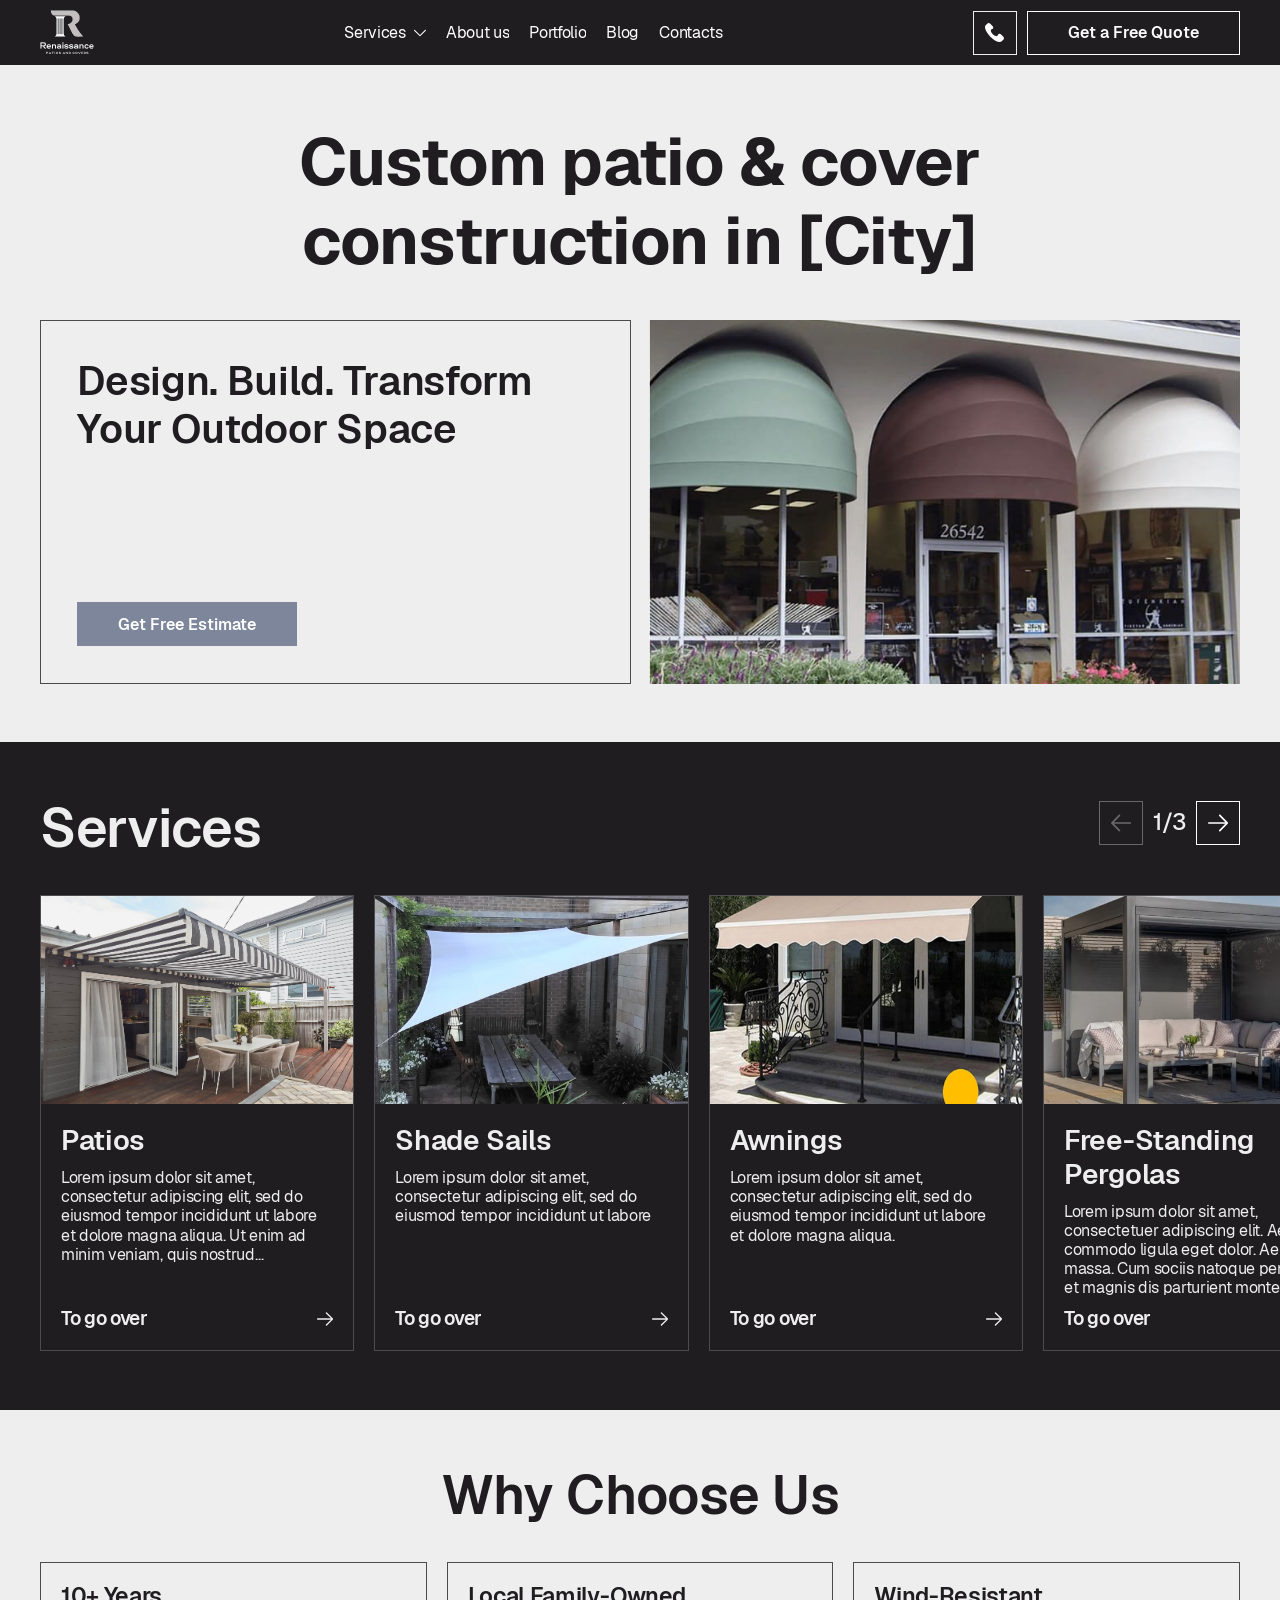
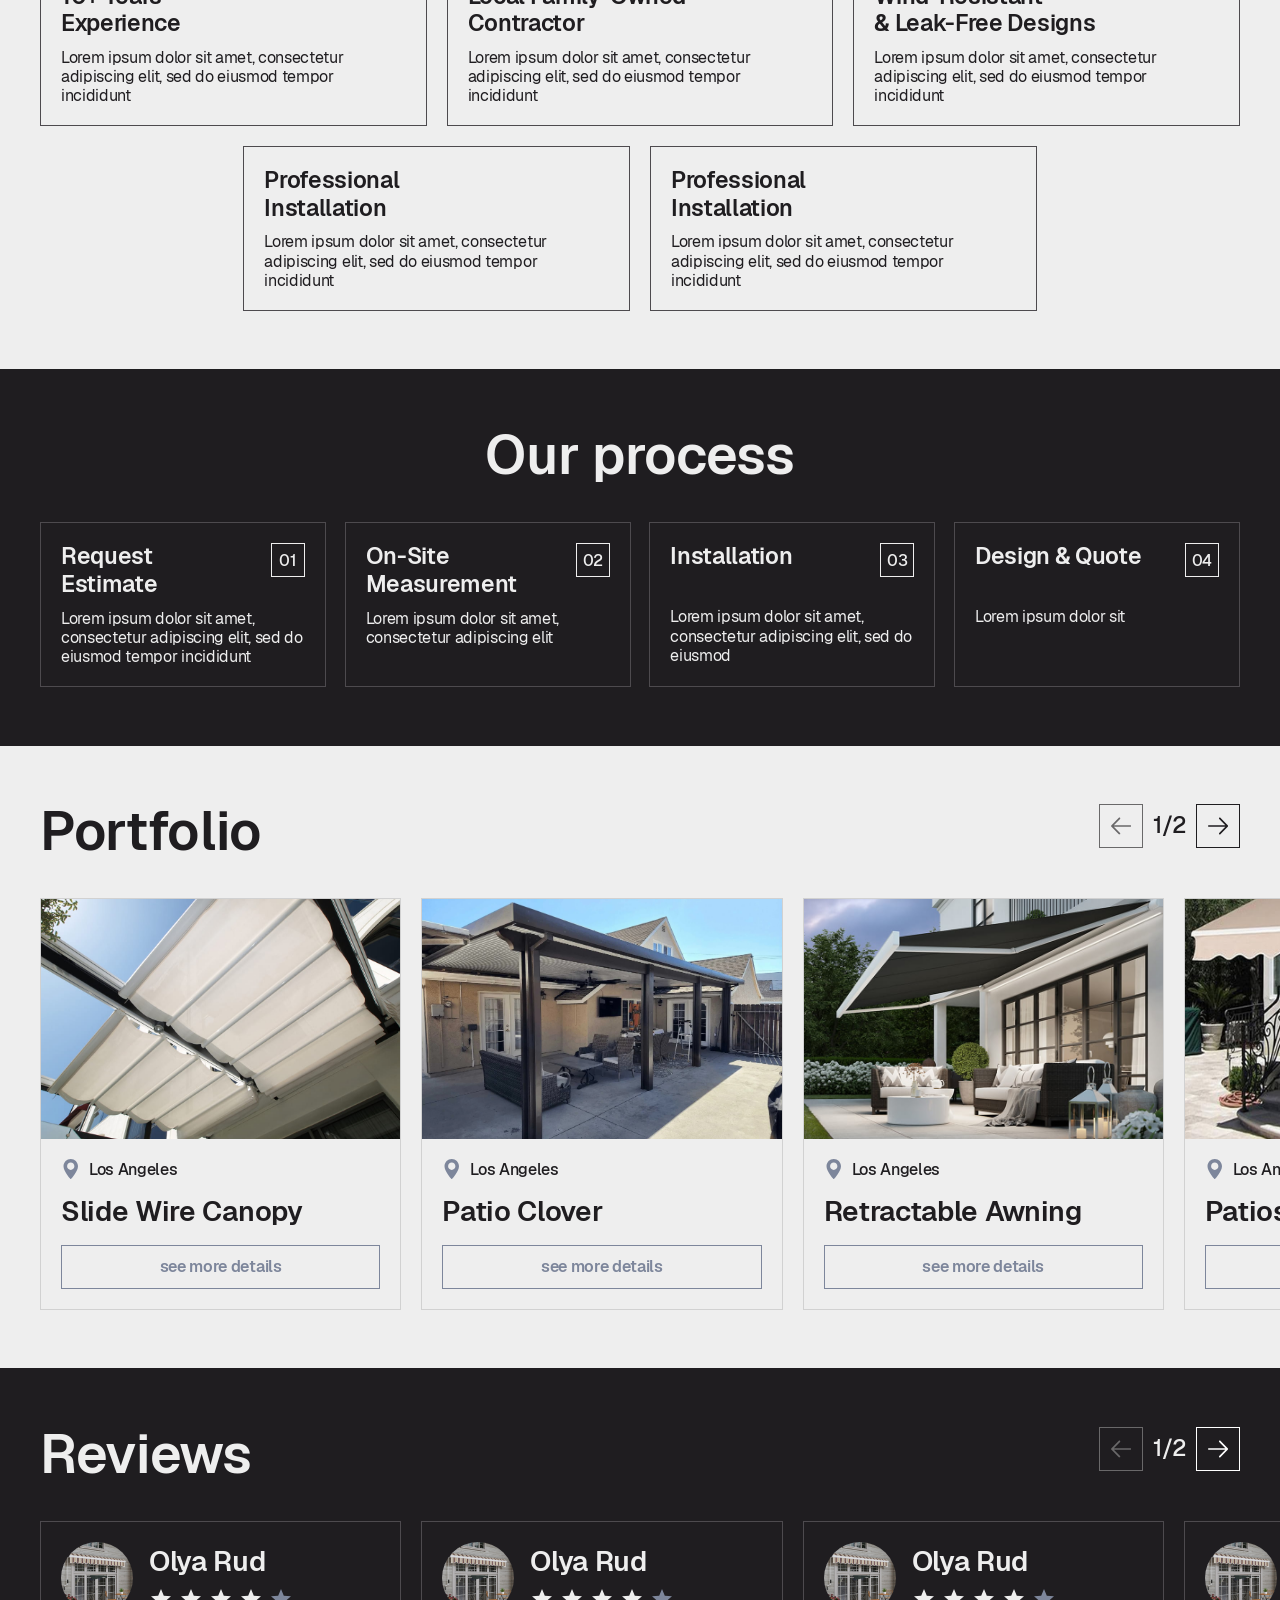
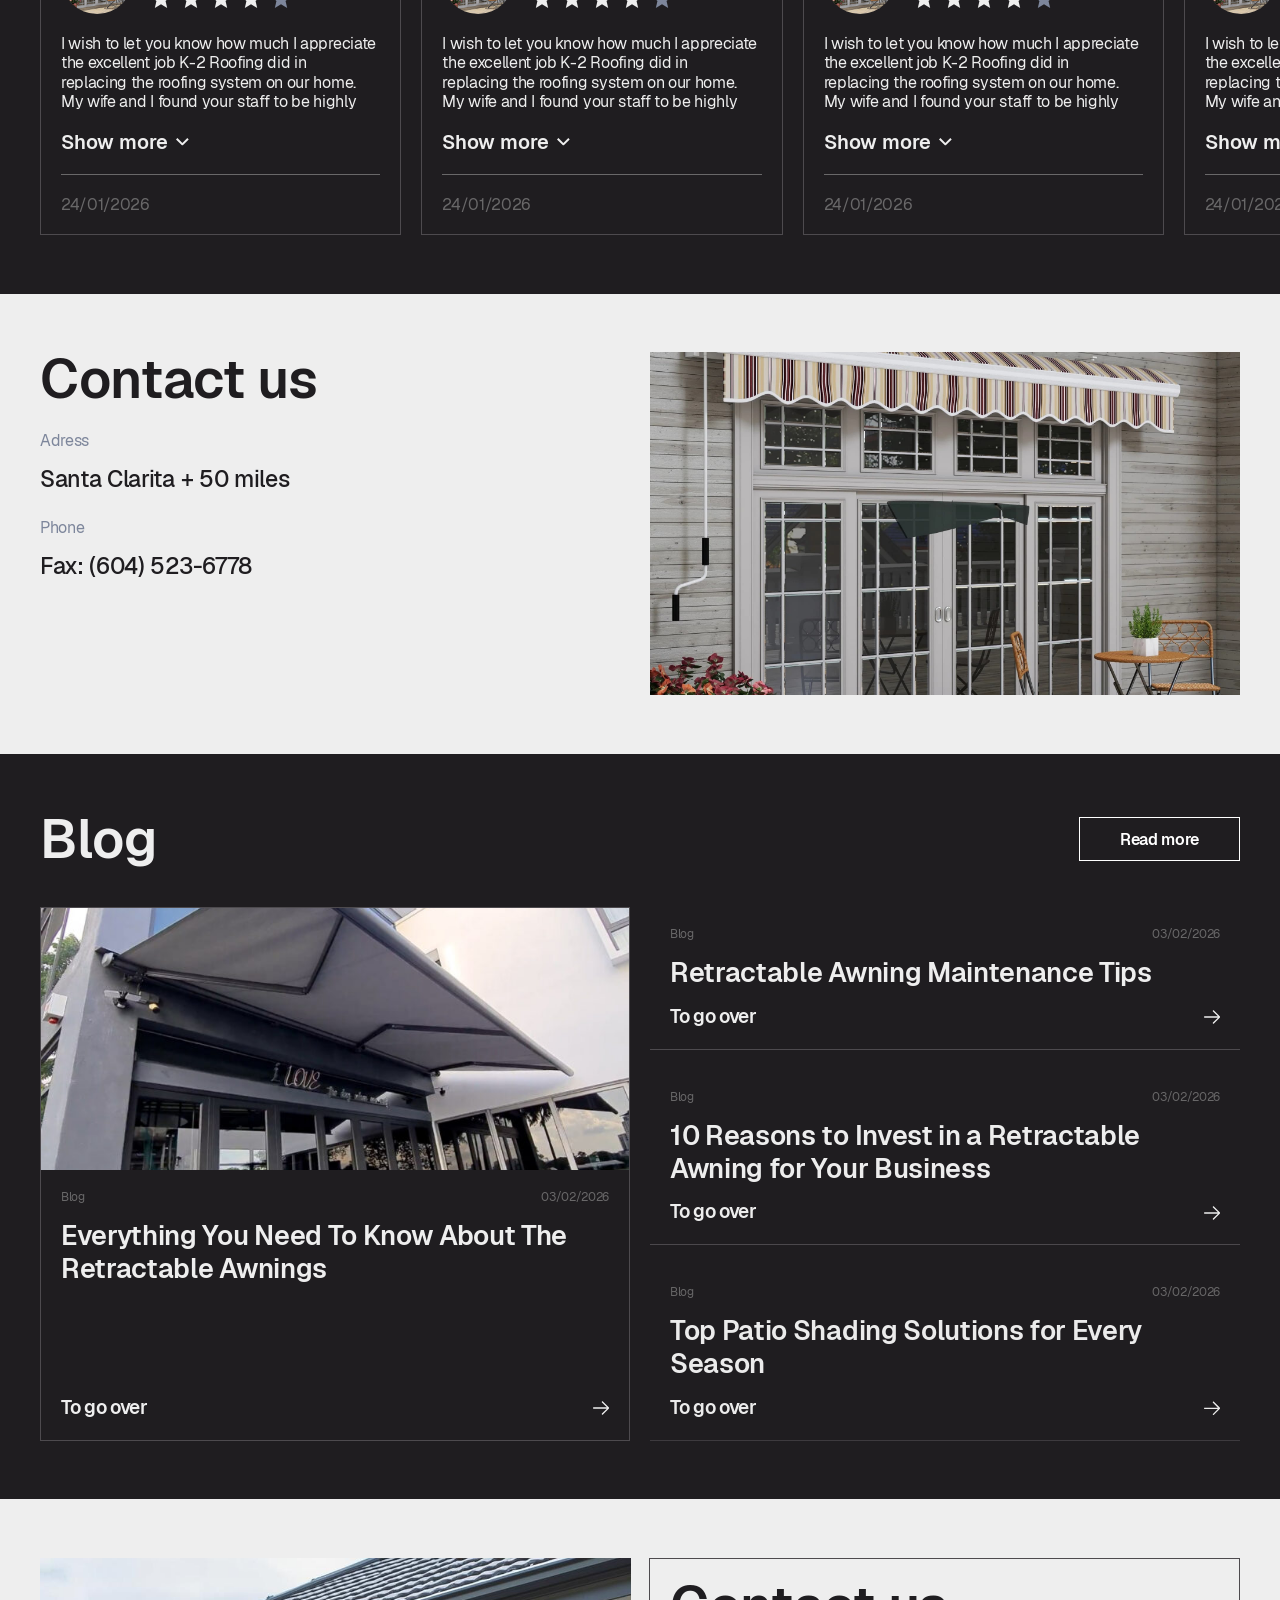
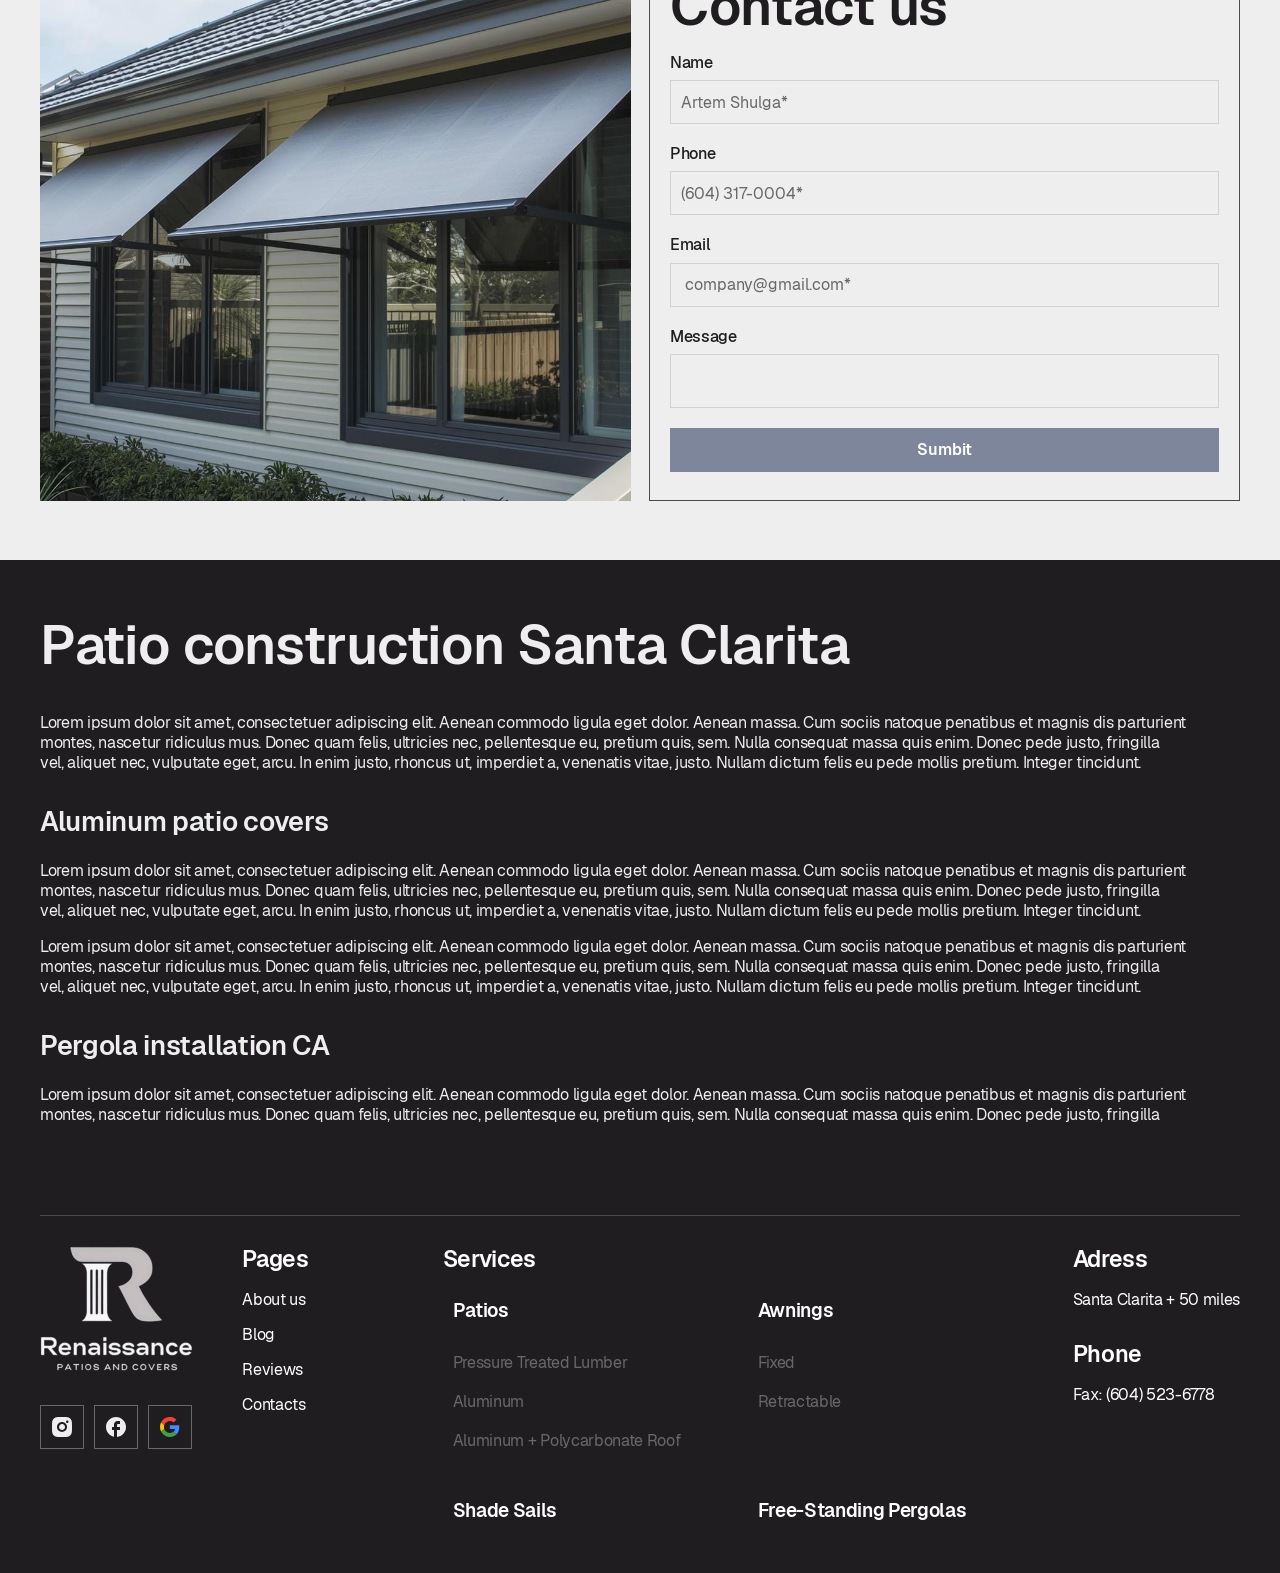
<file: index.html>
<!doctype html>
<html lang="en">
<head>
    <meta charset="UTF-8" />
    <meta name="viewport" content="width=device-width, initial-scale=1.0, viewport-fit=cover" />

    <meta name="theme-color" content="#a21c26" />
    <meta name="apple-mobile-web-app-status-bar-style" content="default">

    <title>Renaissance</title>

    <!-- FAVICONS -->
    <link rel="icon" type="image/x-icon" href="./assets/images/favicon/favicon.ico" />
    <link rel="icon" type="image/svg+xml" href="./assets/images/favicon/favicon.svg" />
    <link rel="icon" type="image/png" sizes="96x96" href="./assets/images/favicon/favicon-96x96.png" />
    <link rel="apple-touch-icon" href="./assets/images/favicon/apple-touch-icon.png" />
    <link rel="manifest" href="./assets/images/favicon/site.webmanifest" />

  <script type="module" crossorigin src="./assets/js/vendor.min.js"></script>
  <script type="module" crossorigin src="./assets/js/main.min2.js"></script>
  <link rel="stylesheet" crossorigin href="./assets/css/style.min.css">
</head>
<body>
    <div class="wrapper" id="main">
        <header class="header">
            <div class="header__container" data-anim="fade-down">
                <a href="/" class="header__logo"><img src="./assets/images/logo.png" alt="Renaissance" /></a>
        
                <div class="header__menu menu">
                    <nav class="menu__nav">
                        <ul>
                            <li class="sub-in">
                                <a href="services.html">Services
        
                                    <div class="arrow">
                                        <svg class="icon">
                                            <use href="./assets/images/sprite.svg#icon-arrow-down"></use>
                                        </svg>
                                    </div>
                                </a>
        
                                <div class="sub-list lv-2">
                                    <ul>
                                        <li>
                                            <a href="service.html">Patios</a>
        
                                            <div class="arrow-trigger">
                                                <svg class="icon">
                                                    <use href="./assets/images/sprite.svg#icon-arrow-down"></use>
                                                </svg>
                                            </div>
                                            <div class="sub-list lv-3">
                                                <button class="btn-back" type="button">
                                                    <svg class="icon">
                                                        <use href="./assets/images/sprite.svg#icon-arrow-down"></use>
                                                    </svg>
                                                    Back</button>
                                                <ul>
                                                    <li>
                                                        <a href="subservice.html">Pressure Treated Lumber</a>
                                                    </li>
                                                    <li>
                                                        <a href="subservice.html">Aluminum</a>
                                                    </li>
                                                    <li>
                                                        <a href="subservice.html">Aluminum + Polycarbonate Roof</a>
                                                    </li>
                                                </ul>
                                            </div>
                                        </li>
                                        <li>
                                            <a href="service.html"> Shade Sails</a>
                                            <div class="arrow-trigger">
                                                <svg class="icon">
                                                    <use href="./assets/images/sprite.svg#icon-arrow-down"></use>
                                                </svg>
                                            </div>
                                            <div class="sub-list lv-3">
                                                <button class="btn-back" type="button">
                                                    <svg class="icon">
                                                        <use href="./assets/images/sprite.svg#icon-arrow-down"></use>
                                                    </svg>
                                                    Back</button>
                                                <ul>
                                                    <li>
                                                        <a href="subservice.html">Fixed Shade Sails</a>
                                                    </li>
                                                    <li>
                                                        <a href="subservice.html">Retractable Shade Sails</a>
                                                    </li>
                                                </ul>
                                            </div>
                                        </li>
                                        <li>
                                            <a href="service.html">Awnings</a>
                                        </li>
                                        <li>
                                            <a href="service.html">
                                                Free-Standing Pergolas</a>
                                        </li>
                                        <li>
                                            <a href="service.html"> Additional Services</a>
                                        </li>
        
                                    </ul>
                                </div>
                            </li>
                            <li>
                                <a href="about.html">About us</a>
                            </li>
                            <li>
                                <a href="portfolio.html">Portfolio</a>
                            </li>
                            <li>
                                <a href="blog.html">Blog</a>
                            </li>
                            <li>
                                <a href="contacts.html">Contacts</a>
                            </li>
                        </ul>
                    </nav>
                </div>
        
                <div class="header__actions">
                    <a class="header__link-phone" href="tel:6045236778" aria-label="phone main">
                        <svg class="icon">
                            <use href="./assets/images/sprite.svg#icon-phone"></use>
                        </svg>
                    </a>
                    <button class="header__btn btn btn--border" type="button" data-popup-target="#contact-us">
                        Get a Free Quote
                    </button>
        
        
                    <button class="header__burger js-menu-trigger" type="button" aria-label="open menu">
                        <span></span>
                    </button>
                </div>
            </div>
        </header>
        <main class="page page--main">
            <!-- HERO SECTION -->
            <section class="section hero">
                <div class="hero__container">
                    <h1 class="hero__title" data-anim="fade-up">
                        Custom patio & cover<br>
                        construction in [City]
                    </h1>

                    <div class="hero__row">
                        <div class="hero__content" data-anim="fade-left" data-anim-delay="0.3">
                            <h2 class="hero__subtitle">Design. Build. Transform Your Outdoor Space</h2>
                            <button class="hero__btn btn" type="button" data-popup-target="#contact-us"
                                data-anim="fade-up" data-anim-delay="0.5">
                                Get Free Estimate
                            </button>
                        </div>
                        <div class="hero__img" data-anim="fade-right" data-anim-delay="0.5">
                            <img src="./assets/images/hero.jpg" alt="hero" />
                        </div>
                    </div>

                </div>
            </section>

            <!-- Services -->
            <section class="section services-main mod-black">
                <div class="services-main__container">
                    <h2 class="services-main__title title" data-anim="fade-up">Services</h2>

                    <div class="services-main__slider">
                        <div class="swiper-wrapper" data-anim="fade-up" data-anim-delay="0.3">
                            <div class="swiper-slide service-card">
                                <a href="#" class="service-card__img">
                                    <img src="./assets/images/services/01.jpg" alt="service" loading="lazy">
                                </a>
                                <div class="service-card__content">
                                    <h3 class="service-card__title">Patios</h3>
                                    <div class="service-card__text">
                                        <p>Lorem ipsum dolor sit amet, consectetur adipiscing elit, sed do eiusmod
                                            tempor incididunt ut labore et dolore magna aliqua. Ut enim ad minim
                                            veniam, quis nostrud exercitation ullamco laboris</p>
                                    </div>
                                    <a href="#" class="service-card__link">To go over

                                        <svg class="icon">
                                            <use href="./assets/images/sprite.svg#icon-arrow-next"></use>
                                        </svg>
                                    </a>
                                </div>
                            </div>
                            <div class="swiper-slide service-card">
                                <a href="#" class="service-card__img">
                                    <img src="./assets/images/services/02.jpg" alt="service" loading="lazy">
                                </a>
                                <div class="service-card__content">
                                    <h3 class="service-card__title">Shade Sails</h3>
                                    <div class="service-card__text">
                                        <p>Lorem ipsum dolor sit amet, consectetur adipiscing elit, sed do eiusmod
                                            tempor incididunt ut labore</p>
                                    </div>
                                    <a href="#" class="service-card__link">To go over

                                        <svg class="icon">
                                            <use href="./assets/images/sprite.svg#icon-arrow-next"></use>
                                        </svg>
                                    </a>
                                </div>
                            </div>
                            <div class="swiper-slide service-card">
                                <a href="#" class="service-card__img">
                                    <img src="./assets/images/services/03.jpg" alt="service" loading="lazy">
                                </a>
                                <div class="service-card__content">
                                    <h3 class="service-card__title">Awnings</h3>
                                    <div class="service-card__text">
                                        <p>Lorem ipsum dolor sit amet, consectetur adipiscing elit, sed do eiusmod
                                            tempor incididunt ut labore et dolore magna aliqua. </p>
                                    </div>
                                    <a href="#" class="service-card__link">To go over

                                        <svg class="icon">
                                            <use href="./assets/images/sprite.svg#icon-arrow-next"></use>
                                        </svg>
                                    </a>
                                </div>
                            </div>
                            <div class="swiper-slide service-card">
                                <a href="#" class="service-card__img">
                                    <img src="./assets/images/services/04.jpg" alt="service" loading="lazy">
                                </a>
                                <div class="service-card__content">
                                    <h3 class="service-card__title">Free-Standing Pergolas</h3>
                                    <div class="service-card__text">
                                        <p>Lorem ipsum dolor sit amet, consectetuer adipiscing elit. Aenean commodo
                                            ligula eget dolor. Aenean massa. Cum sociis natoque penatibus et magnis dis
                                            parturient montes, nascetur ridiculus mus. </p>
                                    </div>
                                    <a href="#" class="service-card__link">To go over

                                        <svg class="icon">
                                            <use href="./assets/images/sprite.svg#icon-arrow-next"></use>
                                        </svg>
                                    </a>
                                </div>
                            </div>
                            <div class="swiper-slide service-card">
                                <a href="#" class="service-card__img">
                                    <img src="./assets/images/services/01.jpg" alt="service" loading="lazy">
                                </a>
                                <div class="service-card__content">
                                    <h3 class="service-card__title">Awnings</h3>
                                    <div class="service-card__text">
                                        <p>Lorem ipsum dolor sit amet, consectetur adipiscing elit, sed do eiusmod
                                            tempor incididunt ut labore et dolore magna aliqua. </p>
                                    </div>
                                    <a href="#" class="service-card__link">To go over

                                        <svg class="icon">
                                            <use href="./assets/images/sprite.svg#icon-arrow-next"></use>
                                        </svg>
                                    </a>
                                </div>
                            </div>
                        </div>
                        <div class="swiper-nav" data-anim="fade-up">
                            <div class="swiper-button-prev">
                                <svg class="icon">
                                    <use href="./assets/images/sprite.svg#icon-arrow-prev"></use>
                                </svg>
                            </div>
                            <div class="swiper-pagination"></div>
                            <div class="swiper-button-next">
                                <svg class="icon">
                                    <use href="./assets/images/sprite.svg#icon-arrow-next"></use>
                                </svg>
                            </div>
                        </div>
                    </div>
                </div>
            </section>

            <!-- Why Choose Us -->
            <section class="section why-choose">
                <div class="why-choose__container">
                    <h2 class="why-choose__title title" data-anim="fade-up">Why Choose Us</h2>
                    <ul class="why-choose__list" data-anim-stagger="true">
                        <li class="why-choose__item">
                            <div class="why-choose__item-wrap">
                                <h3 class="why-choose__item-title">10+ Years<br>
                                    Experience</h3>
                                <div class="why-choose__item-text">
                                    <p>Lorem ipsum dolor sit amet, consectetur adipiscing elit, sed do eiusmod tempor
                                        incididunt</p>
                                </div>
                            </div>
                        </li>
                        <li class="why-choose__item">
                            <div class="why-choose__item-wrap">
                                <h3 class="why-choose__item-title"> Local Family-Owned<br>
                                    Contractor</h3>
                                <div class="why-choose__item-text">
                                    <p>Lorem ipsum dolor sit amet, consectetur adipiscing elit, sed do eiusmod tempor
                                        incididunt</p>
                                </div>
                            </div>
                        </li>
                        <li class="why-choose__item">
                            <div class="why-choose__item-wrap">
                                <h3 class="why-choose__item-title"> Wind-Resistant<br>
                                    & Leak-Free Designs
                                </h3>
                                <div class="why-choose__item-text">
                                    <p>Lorem ipsum dolor sit amet, consectetur adipiscing elit, sed do eiusmod tempor
                                        incididunt</p>
                                </div>
                            </div>
                        </li>
                        <li class="why-choose__item">
                            <div class="why-choose__item-wrap">
                                <h3 class="why-choose__item-title">Professional
                                    <br>
                                    Installation
                                </h3>
                                <div class="why-choose__item-text">
                                    <p>Lorem ipsum dolor sit amet, consectetur adipiscing elit, sed do eiusmod tempor
                                        incididunt</p>
                                </div>
                            </div>
                        </li>
                        <li class="why-choose__item">
                            <div class="why-choose__item-wrap">
                                <h3 class="why-choose__item-title">Professional
                                    <br>
                                    Installation
                                </h3>
                                <div class="why-choose__item-text">
                                    <p>Lorem ipsum dolor sit amet, consectetur adipiscing elit, sed do eiusmod tempor
                                        incididunt</p>
                                </div>
                            </div>
                        </li>
                    </ul>
                </div>
            </section>

            <!-- OUR PROCESS -->
            <section class="section our-process mod-black">
                <div class="our-process__container">
                    <h2 class="our-process__title title" data-anim="fade-up">Our process</h2>
                    <ul class="our-process__list" data-anim-stagger="true">
                        <li class="our-process__item">
                            <h3 class="our-process__item-title">Request<br> Estimate</h3>
                            <div class="our-process__item__text">
                                <p>Lorem ipsum dolor sit amet, consectetur adipiscing
                                    elit, sed do eiusmod tempor incididunt</p>
                            </div>
                        </li>
                        <li class="our-process__item">
                            <h3 class="our-process__item-title">On-Site Measurement</h3>
                            <div class="our-process__item__text">
                                <p>Lorem ipsum dolor sit amet, consectetur adipiscing elit</p>
                            </div>
                        </li>
                        <li class="our-process__item">
                            <h3 class="our-process__item-title">Installation</h3>
                            <div class="our-process__item__text">
                                <p>Lorem ipsum dolor sit amet, consectetur adipiscing elit, sed do eiusmod</p>
                            </div>
                        </li>
                        <li class="our-process__item">
                            <h3 class="our-process__item-title">Design & Quote</h3>
                            <div class="our-process__item__text">
                                <p>Lorem ipsum dolor sit </p>
                            </div>
                        </li>
                    </ul>
                </div>
            </section>

            <!-- Portfolio -->
            <section class="section portfolio-main">
                <div class="portfolio-main__container">
                    <h2 class="portfolio-main__title title" data-anim="fade-up">Portfolio</h2>
                    <div class="portfolio-main__slider">
                        <div class="swiper-wrapper" data-anim="fade-up" data-anim-delay="0.3">
                            <div class="swiper-slide portfolio-card">
                                <a href="/gallery.html" class="portfolio-card__img">
                                    <img src="./assets/images/portfolio/01.jpg" alt="portfolio" loading="lazy">
                                </a>
                                <div class="portfolio-card__content">
                                    <div class="portfolio-card__location">
                                        <svg class="icon">
                                            <use href="./assets/images/sprite.svg#icon-location"></use>
                                        </svg>
                                        Los Angeles
                                    </div>
                                    <h3 class="portfolio-card__title">Slide Wire Canopy</h3>

                                    <a href="/gallery.html" class="portfolio-card__btn btn">see more
                                        details</a>
                                </div>
                            </div>
                            <div class="swiper-slide portfolio-card">
                                <a href="/gallery.html" class="portfolio-card__img">
                                    <img src="./assets/images/portfolio/02.jpg" alt="portfolio" loading="lazy">
                                </a>
                                <div class="portfolio-card__content">
                                    <div class="portfolio-card__location">
                                        <svg class="icon">
                                            <use href="./assets/images/sprite.svg#icon-location"></use>
                                        </svg>
                                        Los Angeles
                                    </div>
                                    <h3 class="portfolio-card__title">Patio Clover</h3>

                                    <a href="/gallery.html" class="portfolio-card__btn btn">see more
                                        details</a>
                                </div>
                            </div>
                            <div class="swiper-slide portfolio-card">
                                <a href="/gallery.html" class="portfolio-card__img">
                                    <img src="./assets/images/portfolio/03.jpg" alt="portfolio" loading="lazy">
                                </a>
                                <div class="portfolio-card__content">
                                    <div class="portfolio-card__location">
                                        <svg class="icon">
                                            <use href="./assets/images/sprite.svg#icon-location"></use>
                                        </svg>
                                        Los Angeles
                                    </div>
                                    <h3 class="portfolio-card__title">Retractable Awning</h3>

                                    <a href="/gallery.html" class="portfolio-card__btn btn">see more
                                        details</a>
                                </div>
                            </div>
                            <div class="swiper-slide portfolio-card">
                                <a href="#" class="portfolio-card__img">
                                    <img src="./assets/images/portfolio/04.jpg" alt="portfolio" loading="lazy">
                                </a>
                                <div class="portfolio-card__content">
                                    <div class="portfolio-card__location">
                                        <svg class="icon">
                                            <use href="./assets/images/sprite.svg#icon-location"></use>
                                        </svg>
                                        Los Angeles
                                    </div>
                                    <h3 class="portfolio-card__title">Patios</h3>

                                    <a href="#" class="portfolio-card__btn btn">see more details</a>
                                </div>
                            </div>
                        </div>
                        <div class="swiper-nav" data-anim="fade-up">
                            <div class="swiper-button-prev">
                                <svg class="icon">
                                    <use href="./assets/images/sprite.svg#icon-arrow-prev"></use>
                                </svg>
                            </div>
                            <div class="swiper-pagination"></div>
                            <div class="swiper-button-next">
                                <svg class="icon">
                                    <use href="./assets/images/sprite.svg#icon-arrow-next"></use>
                                </svg>
                            </div>
                        </div>
                    </div>
                </div>
            </section>

            <!-- Reviews -->
            <section class="section reviews mod-black">
                <div class="reviews__container">
                    <h2 class="reviews__title title" data-anim="fade-up">Reviews</h2>
                    <div data-fls-slider class="reviews__slider">
                        <div class="reviews__wrapper swiper-wrapper" data-anim="fade-up" data-anim-delay="0.3">
                            <div class="reviews__slide swiper-slide">
                                <div class="review-item">
                                    <div class="review-item__top">
                                        <div class="review-item__avatar">
                                            <img src="./assets/images/contacts.jpg" alt="avatar" loading="lazy">
                                        </div>
                                        <div class="review-item__wrap">
                                            <div class="review-item__name">Olya Rud</div>
                                            <div class="review-item__rating">
                                                <div class="stars">
                                                    <div class="star --icon-star"></div>
                                                    <div class="star --icon-star"></div>
                                                    <div class="star --icon-star"></div>
                                                    <div class="star --icon-star"></div>
                                                    <div class="star disabled --icon-star"></div>
                                                </div>
                                            </div>
                                        </div>
                                    </div>

                                    <div data-showmore="76" class="review-item__showmore">
                                        <div data-showmore-content class="review-item__content">
                                            <p> I wish to let you know how much I appreciate the excellent job K-2
                                                Roofing
                                                did in replacing the roofing system on our home. My wife and I found
                                                your
                                                staff to be highly skilled, dependable and trustworthy. Furthermore,
                                                each
                                                member of the K-2 Roofing crew was courteous, with high standards in
                                                every
                                                aspect of their dealings with us as homeowners. It was a refreshing
                                                experience to deal with a company that did exactly what it committed
                                                to do.</p>
                                            <p> The project, from start to finish, was completed stress free. We would
                                                not
                                                hesitate to use K-2 Roofing again, nor would we hesitate to recommend
                                                K-2
                                                Roofing to anyone considering a roofing project.</p>
                                            <p> Thanks for a "job well-done"!</p>
                                        </div>
                                        <button hidden data-showmore-button type="button" class="review-item__more">
                                            <span>Show more</span>
                                            <span>Hide all</span>
                                        </button>
                                    </div>
                                    <div class="review-item__date">24/01/2026</div>
                                </div>
                            </div>
                            <div class="reviews__slide swiper-slide">
                                <div class="review-item">
                                    <div class="review-item__top">
                                        <div class="review-item__avatar">
                                            <img src="./assets/images/contacts.jpg" alt="avatar" loading="lazy">
                                        </div>
                                        <div class="review-item__wrap">
                                            <div class="review-item__name">Olya Rud</div>
                                            <div class="review-item__rating">
                                                <div class="stars">
                                                    <div class="star --icon-star"></div>
                                                    <div class="star --icon-star"></div>
                                                    <div class="star --icon-star"></div>
                                                    <div class="star --icon-star"></div>
                                                    <div class="star disabled --icon-star"></div>
                                                </div>
                                            </div>
                                        </div>
                                    </div>

                                    <div data-showmore="76" class="review-item__showmore">
                                        <div data-showmore-content class="review-item__content">
                                            <p> I wish to let you know how much I appreciate the excellent job K-2
                                                Roofing
                                                did in replacing the roofing system on our home. My wife and I found
                                                your
                                                staff to be highly skilled, dependable and trustworthy. Furthermore,
                                                each
                                                member of the K-2 Roofing crew was courteous, with high standards in
                                                every
                                                aspect of their dealings with us as homeowners. It was a refreshing
                                                experience to deal with a company that did exactly what it committed
                                                to do.</p>
                                            <p> The project, from start to finish, was completed stress free. We would
                                                not
                                                hesitate to use K-2 Roofing again, nor would we hesitate to recommend
                                                K-2
                                                Roofing to anyone considering a roofing project.</p>
                                            <p> Thanks for a "job well-done"!</p>
                                        </div>
                                        <button hidden data-showmore-button type="button" class="review-item__more">
                                            <span>Show more</span>
                                            <span>Hide all</span>
                                        </button>
                                    </div>
                                    <div class="review-item__date">24/01/2026</div>
                                </div>
                            </div>
                            <div class="reviews__slide swiper-slide">
                                <div class="review-item">
                                    <div class="review-item__top">
                                        <div class="review-item__avatar">
                                            <img src="./assets/images/contacts.jpg" alt="avatar" loading="lazy">
                                        </div>
                                        <div class="review-item__wrap">
                                            <div class="review-item__name">Olya Rud</div>
                                            <div class="review-item__rating">
                                                <div class="stars">
                                                    <div class="star --icon-star"></div>
                                                    <div class="star --icon-star"></div>
                                                    <div class="star --icon-star"></div>
                                                    <div class="star --icon-star"></div>
                                                    <div class="star disabled --icon-star"></div>
                                                </div>
                                            </div>
                                        </div>
                                    </div>

                                    <div data-showmore="76" class="review-item__showmore">
                                        <div data-showmore-content class="review-item__content">
                                            <p> I wish to let you know how much I appreciate the excellent job K-2
                                                Roofing
                                                did in replacing the roofing system on our home. My wife and I found
                                                your
                                                staff to be highly skilled, dependable and trustworthy. Furthermore,
                                                each
                                                member of the K-2 Roofing crew was courteous, with high standards in
                                                every
                                                aspect of their dealings with us as homeowners. It was a refreshing
                                                experience to deal with a company that did exactly what it committed
                                                to do.</p>
                                            <p> The project, from start to finish, was completed stress free. We would
                                                not
                                                hesitate to use K-2 Roofing again, nor would we hesitate to recommend
                                                K-2
                                                Roofing to anyone considering a roofing project.</p>
                                            <p> Thanks for a "job well-done"!</p>
                                        </div>
                                        <button hidden data-showmore-button type="button" class="review-item__more">
                                            <span>Show more</span>
                                            <span>Hide all</span>
                                        </button>
                                    </div>
                                    <div class="review-item__date">24/01/2026</div>
                                </div>
                            </div>
                            <div class="reviews__slide swiper-slide">
                                <div class="review-item">
                                    <div class="review-item__top">
                                        <div class="review-item__avatar">
                                            <img src="./assets/images/contacts.jpg" alt="avatar" loading="lazy">
                                        </div>
                                        <div class="review-item__wrap">
                                            <div class="review-item__name">Olya Rud</div>
                                            <div class="review-item__rating">
                                                <div class="stars">
                                                    <div class="star --icon-star"></div>
                                                    <div class="star --icon-star"></div>
                                                    <div class="star --icon-star"></div>
                                                    <div class="star --icon-star"></div>
                                                    <div class="star disabled --icon-star"></div>
                                                </div>
                                            </div>
                                        </div>
                                    </div>

                                    <div data-showmore="76" class="review-item__showmore">
                                        <div data-showmore-content class="review-item__content">
                                            <p> I wish to let you know how much I appreciate the excellent job K-2
                                                Roofing
                                                did in replacing the roofing system on our home. My wife and I found
                                                your
                                                staff to be highly skilled, dependable and trustworthy. Furthermore,
                                                each
                                                member of the K-2 Roofing crew was courteous, with high standards in
                                                every
                                                aspect of their dealings with us as homeowners. It was a refreshing
                                                experience to deal with a company that did exactly what it committed
                                                to do.</p>
                                            <p> The project, from start to finish, was completed stress free. We would
                                                not
                                                hesitate to use K-2 Roofing again, nor would we hesitate to recommend
                                                K-2
                                                Roofing to anyone considering a roofing project.</p>
                                            <p> Thanks for a "job well-done"!</p>
                                        </div>
                                        <button hidden data-showmore-button type="button" class="review-item__more">
                                            <span>Show more</span>
                                            <span>Hide all</span>
                                        </button>
                                    </div>
                                    <div class="review-item__date">24/01/2026</div>
                                </div>
                            </div>
                        </div>

                        <div class="swiper-nav" data-anim="fade-up">
                            <div class="swiper-button-prev">
                                <svg class="icon">
                                    <use href="./assets/images/sprite.svg#icon-arrow-prev"></use>
                                </svg>
                            </div>
                            <div class="swiper-pagination"></div>
                            <div class="swiper-button-next">
                                <svg class="icon">
                                    <use href="./assets/images/sprite.svg#icon-arrow-next"></use>
                                </svg>
                            </div>
                        </div>
                    </div>
                </div>
            </section>


            <!-- Contact us -->
            <section class="section contact-us">
                <div class="contact-us__container">
                    <div class="contact-us__content">
                        <h2 class="contact-us__title title" data-anim="fade-up">Contact us</h2>

                        <ul class="contact-us__list" data-anim="fade-left" data-anim-delay="0.3">
                            <li class="contact-us__item">
                                <div class="contact-us__label">Adress</div>
                                <a class="contact-us__link" href="#">Santa Clarita + 50 miles</a>
                            </li>
                            <li class="contact-us__item">
                                <div class="contact-us__label">Phone</div>
                                <a class="contact-us__link" href="tel:6045236778">Fax: (604) 523-6778</a>
                            </li>
                        </ul>
                    </div>
                    <div class="contact-us__img" data-anim="fade-right" data-anim-delay="0.5"><img
                            src="./assets/images/contacts.jpg" alt="Contact us" loading="lazy"></div>
                </div>
            </section>

            <!-- Blog -->
            <section class="section blog-main">
                <div class="blog-main__container">
                    <div class="blog-main__top">
                        <h2 class="blog-main__title title" data-anim="fade-up">Blog</h2>
                        <a class="blog-main__btn btn btn--border" href="/blog.html" data-anim="fade-up"
                            data-anim-delay="0.3">Read more</a>
                    </div>
                    <ul class="blog-main__list" data-anim-stagger="true">
                        <li class="blog-main__item item-blog">
                            <a class="item-blog__img" href="/article.html">
                                <img src="./assets/images/blog.jpg" alt="blog" loading="lazy">
                            </a>
                            <div class="item-blog__content">
                                <div class="item-blog__head">
                                    <div class="item-blog__rubric">Blog</div>
                                    <div class="item-blog__date">03/02/2026</div>
                                </div>
                                <h3 class="item-blog__title">
                                    <a href="/article.html">Everything You Need To Know About The Retractable
                                        Awnings</a>
                                </h3>
                                <a class="item-blog__link" href="/article.html">To go over

                                    <svg class="icon">
                                        <use href="./assets/images/sprite.svg#icon-arrow-next"></use>
                                    </svg>
                                </a>
                            </div>
                        </li>
                        <li class="blog-main__item item-blog">
                            <a class="item-blog__img" href="/article.html">
                                <img src="./assets/images/blog.jpg" alt="blog" loading="lazy">
                            </a>
                            <div class="item-blog__content">
                                <div class="item-blog__head">
                                    <div class="item-blog__rubric">Blog</div>
                                    <div class="item-blog__date">03/02/2026</div>
                                </div>
                                <h3 class="item-blog__title">
                                    <a href="/article.html">Retractable Awning Maintenance Tips</a>
                                </h3>
                                <a class="item-blog__link" href="/article.html">To go over

                                    <svg class="icon">
                                        <use href="./assets/images/sprite.svg#icon-arrow-next"></use>
                                    </svg>
                                </a>
                            </div>
                        </li>
                        <li class="blog-main__item item-blog">
                            <a class="item-blog__img" href="#">
                                <img src="./assets/images/blog.jpg" alt="blog" loading="lazy">
                            </a>
                            <div class="item-blog__content">
                                <div class="item-blog__head">
                                    <div class="item-blog__rubric">Blog</div>
                                    <div class="item-blog__date">03/02/2026</div>
                                </div>
                                <h3 class="item-blog__title">
                                    <a href="/article.html">10 Reasons to Invest in a Retractable Awning for Your
                                        Business</a>
                                </h3>
                                <a class="item-blog__link" href="/article.html">To go over

                                    <svg class="icon">
                                        <use href="./assets/images/sprite.svg#icon-arrow-next"></use>
                                    </svg>
                                </a>
                            </div>
                        </li>
                        <li class="blog-main__item item-blog">
                            <a class="item-blog__img" href="#">
                                <img src="./assets/images/blog.jpg" alt="blog" loading="lazy">
                            </a>
                            <div class="item-blog__content">
                                <div class="item-blog__head">
                                    <div class="item-blog__rubric">Blog</div>
                                    <div class="item-blog__date">03/02/2026</div>
                                </div>
                                <h3 class="item-blog__title">
                                    <a href="/article.html">Top Patio Shading Solutions for Every Season</a>
                                </h3>
                                <a class="item-blog__link" href="/article.html">To go over

                                    <svg class="icon">
                                        <use href="./assets/images/sprite.svg#icon-arrow-next"></use>
                                    </svg>
                                </a>
                            </div>
                        </li>
                    </ul>
                </div>
            </section>

            <!-- Block Form -->
            <section class="section block-form">
                <div class="block-form__container">
                    <div class="block-form__img" data-anim="fade-left">
                        <img src="./assets/images/contacts02.jpg" alt="contacts" loading="lazy">
                    </div>
                    <div class="block-form__content" data-anim="fade-right" data-anim-delay="0.3">
                        <h2 class="block-form__title title">Contact us</h2>
                        <form action="">
                            <div class="form-group">
                                <label class="form-label" for="name">Name</label>
                                <input class="form-input" type="text" name="" id="name" required
                                    placeholder="Artem Shulga*">
                            </div>
                            <div class="form-group">
                                <label class="form-label" for="phone">Phone</label>
                                <input class="form-input" type="phone" name="" id="phone" required
                                    placeholder="(604) 317-0004*">
                            </div>

                            <div class="form-group">
                                <label class="form-label" for="email">Email</label>
                                <input class="form-input" type="email" name="" id="email" required
                                    placeholder=" company@gmail.com*">
                            </div>


                            <div class="form-group">
                                <label class="form-label" for="message">Message</label>
                                <textarea class="form-input" name="" id="message"></textarea>
                            </div>
                            <button class="btn-form btn" type="submit">Sumbit</button>
                        </form>
                    </div>
                </div>
            </section>

            <!-- SEO -->
            <section class="section seo mod-black">
                <div class="seo__container">
                    <h2 class="seo__title title" data-anim="fade-up">Patio construction Santa Clarita</h2>
                    <div class="seo__content editor" data-anim="fade-up" data-anim-delay="0.3">
                        <p>Lorem ipsum dolor sit amet, consectetuer adipiscing elit. Aenean commodo ligula eget dolor.
                            Aenean massa. Cum sociis natoque penatibus et magnis dis parturient montes, nascetur
                            ridiculus mus. Donec quam felis, ultricies nec, pellentesque eu, pretium quis, sem. Nulla
                            consequat massa quis enim. Donec pede justo, fringilla vel, aliquet nec, vulputate eget,
                            arcu. In enim justo, rhoncus ut, imperdiet a, venenatis vitae, justo. Nullam dictum felis eu
                            pede mollis pretium. Integer tincidunt.</p>

                        <h3>Aluminum patio covers</h3>
                        <p> Lorem ipsum dolor sit amet, consectetuer adipiscing elit. Aenean commodo ligula eget dolor.
                            Aenean massa. Cum sociis natoque penatibus et magnis dis parturient montes, nascetur
                            ridiculus
                            mus. Donec quam felis, ultricies nec, pellentesque eu, pretium quis, sem. Nulla consequat
                            massa
                            quis enim. Donec pede justo, fringilla vel, aliquet nec, vulputate eget, arcu. In enim
                            justo,
                            rhoncus ut, imperdiet a, venenatis vitae, justo. Nullam dictum felis eu pede mollis pretium.
                            Integer tincidunt.</p>
                        <p> Lorem ipsum dolor sit amet, consectetuer adipiscing elit. Aenean commodo ligula eget dolor.
                            Aenean massa. Cum sociis natoque penatibus et magnis dis parturient montes, nascetur
                            ridiculus
                            mus. Donec quam felis, ultricies nec, pellentesque eu, pretium quis, sem. Nulla consequat
                            massa
                            quis enim. Donec pede justo, fringilla vel, aliquet nec, vulputate eget, arcu. In enim
                            justo,
                            rhoncus ut, imperdiet a, venenatis vitae, justo. Nullam dictum felis eu pede mollis pretium.
                            Integer tincidunt.</p>

                        <h3>Pergola installation CA</h3>
                        <p> Lorem ipsum dolor sit amet, consectetuer adipiscing elit. Aenean commodo ligula eget dolor.
                            Aenean massa. Cum sociis natoque penatibus et magnis dis parturient montes, nascetur
                            ridiculus
                            mus. Donec quam felis, ultricies nec, pellentesque eu, pretium quis, sem. Nulla consequat
                            massa
                            quis enim. Donec pede justo, fringilla vel, aliquet nec, vulputate eget, arcu. In enim
                            justo,
                            rhoncus ut, imperdiet a, venenatis vitae, justo. Nullam dictum felis eu pede mollis pretium.
                            Integer tincidunt.</p>
                        <p> Lorem ipsum dolor sit amet, consectetuer adipiscing elit. Aenean commodo ligula eget dolor.
                            Aenean massa. Cum sociis natoque penatibus et magnis dis parturient montes, nascetur
                            ridiculus
                            mus. Donec quam felis, ultricies nec, pellentesque eu, pretium quis, sem. Nulla consequat
                            massa
                            quis enim. Donec pede justo, fringilla vel, aliquet nec, vulputate eget, arcu. In enim
                            justo,
                            rhoncus ut, imperdiet a, venenatis vitae, justo. Nullam dictum felis eu pede mollis pretium.
                            Integer tincidunt.</p>
                    </div>
                </div>
            </section>
        </main>

        <footer class="footer">
            <div class="footer__container">
                <div class="footer__row">
                    <div class="footer__col">
                        <a href="/" class="footer__logo"><img src="./assets/images/logo-footer.png" alt="Renaissance" /></a>
        
                        <div class="footer__social social">
                            <ul class="social__list">
                                <li class="social__item">
                                    <a href="#" class="social__link" aria-label="Instagram" target="_blank" rel="noopener">
                                        <svg width="20" height="20" viewBox="0 0 20 20" fill="none"
                                            xmlns="http://www.w3.org/2000/svg">
                                            <path
                                                d="M11.0286 6.13588e-07C12.1536 0.00300068 12.7246 0.00900071 13.2176 0.0230007L13.4116 0.0300007C13.6356 0.0380007 13.8566 0.0480007 14.1236 0.0600007C15.1876 0.110001 15.9136 0.278001 16.5506 0.525001C17.2106 0.779001 17.7666 1.123 18.3226 1.678C18.8313 2.17773 19.2248 2.78247 19.4756 3.45C19.7226 4.087 19.8906 4.813 19.9406 5.878C19.9526 6.144 19.9626 6.365 19.9706 6.59L19.9766 6.784C19.9916 7.276 19.9976 7.847 19.9996 8.972L20.0006 9.718L20.0006 11.028C20.003 11.7574 19.9953 12.4868 19.9776 13.216L19.9716 13.41C19.9636 13.635 19.9536 13.856 19.9416 14.122C19.8916 15.187 19.7216 15.912 19.4756 16.55C19.2248 17.2175 18.8313 17.8223 18.3226 18.322C17.8228 18.8307 17.2181 19.2242 16.5506 19.475C15.9136 19.722 15.1876 19.89 14.1236 19.94L13.4116 19.97L13.2176 19.976C12.7246 19.99 12.1536 19.997 11.0286 19.999L10.2826 20L8.97357 20C8.24383 20.0026 7.51409 19.9949 6.78457 19.977L6.59057 19.971C6.35318 19.962 6.11584 19.9517 5.87857 19.94C4.81457 19.89 4.08857 19.722 3.45057 19.475C2.7834 19.2241 2.17901 18.8306 1.67957 18.322C1.17051 17.8224 0.776677 17.2176 0.525568 16.55C0.278568 15.913 0.110568 15.187 0.060568 14.122L0.030568 13.41L0.0255682 13.216C0.00713424 12.4868 -0.00119995 11.7574 0.000568183 11.028L0.000568298 8.972C-0.00219956 8.2426 0.0051346 7.5132 0.0225685 6.784L0.0295685 6.59C0.0375685 6.365 0.0475685 6.144 0.0595685 5.878C0.109569 4.813 0.277569 4.088 0.524569 3.45C0.776263 2.7822 1.17079 2.17744 1.68057 1.678C2.17972 1.16955 2.78376 0.776074 3.45057 0.525C4.08857 0.278 4.81357 0.11 5.87857 0.0600003C6.14457 0.0480003 6.36657 0.0380003 6.59057 0.0300003L6.78457 0.0240003C7.51376 0.00623312 8.24316 -0.00143424 8.97257 0.00100043L11.0286 6.13588e-07ZM10.0006 5C8.67449 5 7.40272 5.52678 6.46503 6.46447C5.52735 7.40215 5.00057 8.67392 5.00057 10C5.00057 11.3261 5.52735 12.5979 6.46503 13.5355C7.40272 14.4732 8.67449 15 10.0006 15C11.3266 15 12.5984 14.4732 13.5361 13.5355C14.4738 12.5979 15.0006 11.3261 15.0006 10C15.0006 8.67392 14.4738 7.40215 13.5361 6.46447C12.5984 5.52678 11.3267 5 10.0006 5ZM10.0006 7C10.3945 6.99993 10.7847 7.07747 11.1487 7.22817C11.5127 7.37887 11.8434 7.5998 12.122 7.87833C12.4007 8.15686 12.6217 8.48754 12.7725 8.85149C12.9233 9.21544 13.001 9.60554 13.0011 9.9995C13.0011 10.3935 12.9236 10.7836 12.7729 11.1476C12.6222 11.5116 12.4013 11.8423 12.1227 12.121C11.8442 12.3996 11.5135 12.6206 11.1496 12.7714C10.7856 12.9223 10.3955 12.9999 10.0016 13C9.20592 13 8.44286 12.6839 7.88025 12.1213C7.31764 11.5587 7.00157 10.7956 7.00157 10C7.00157 9.20435 7.31764 8.44129 7.88025 7.87868C8.44286 7.31607 9.20592 7 10.0016 7M15.2516 3.5C14.92 3.5 14.6021 3.6317 14.3677 3.86612C14.1333 4.10054 14.0016 4.41848 14.0016 4.75C14.0016 5.08152 14.1333 5.39946 14.3677 5.63388C14.6021 5.8683 14.92 6 15.2516 6C15.5831 6 15.901 5.8683 16.1355 5.63388C16.3699 5.39946 16.5016 5.08152 16.5016 4.75C16.5016 4.41848 16.3699 4.10054 16.1355 3.86612C15.901 3.6317 15.5831 3.5 15.2516 3.5Z"
                                                fill="#EEEEEE" />
                                        </svg>
                                    </a>
                                </li>
                                <li class="social__item">
                                    <a href="#" class="social__link" aria-label="Facebook" target="_blank" rel="noopener">
                                        <svg width="20" height="20" viewBox="0 0 20 20" fill="none"
                                            xmlns="http://www.w3.org/2000/svg">
                                            <path
                                                d="M20 10C20 4.48 15.52 8.63475e-07 10 5.56363e-07C4.48 2.4925e-07 -2.4925e-07 4.48 -5.56363e-07 10C-8.25642e-07 14.84 3.44 18.87 8 19.8L8 13L6 13L6 10L8 10L8 7.5C8 5.57 9.57 4 11.5 4L14 4L14 7L12 7C11.45 7 11 7.45 11 8L11 10L14 10L14 13L11 13L11 19.95C16.05 19.45 20 15.19 20 10Z"
                                                fill="#EEEEEE" />
                                        </svg>
                                    </a>
                                </li>
                                <li class="social__item">
                                    <a href="#" class="social__link" aria-label="Google" target="_blank" rel="noopener">
                                        <svg width="21" height="21" viewBox="0 0 21 21" fill="none"
                                            xmlns="http://www.w3.org/2000/svg">
                                            <path opacity="0.987" fill-rule="evenodd" clip-rule="evenodd"
                                                d="M8.93887 0.0911254C10.0264 -0.0303745 10.6699 -0.0303745 11.8384 0.0911256C13.9068 0.397268 15.8242 1.35335 17.3134 2.82113C16.3071 3.77233 15.314 4.73742 14.3344 5.71613C12.4584 4.12613 10.3644 3.75913 8.05236 4.61513C6.35636 5.39513 5.17536 6.65913 4.50936 8.40713C3.42102 7.59687 2.34686 6.76774 1.28736 5.92013C1.21373 5.88137 1.12964 5.86718 1.04736 5.87962C2.73036 2.63463 5.36037 0.704625 8.93737 0.0896254"
                                                fill="#F44336" />
                                            <path opacity="0.997" fill-rule="evenodd" clip-rule="evenodd"
                                                d="M1.04438 5.87978C1.12938 5.86678 1.20988 5.88028 1.28588 5.92028C2.34538 6.7679 3.41954 7.59703 4.50788 8.40728C4.33662 9.08837 4.22866 9.78383 4.18538 10.4848C4.22238 11.1628 4.32988 11.8283 4.50788 12.4813L1.12538 15.1738C-0.347621 12.0958 -0.374621 8.99778 1.04438 5.87978Z"
                                                fill="#FFC107" />
                                            <path opacity="0.999" fill-rule="evenodd" clip-rule="evenodd"
                                                d="M17.1529 18.4346C16.0996 17.5058 14.997 16.6345 13.8499 15.8246C14.9999 15.0126 15.6979 13.8986 15.9439 12.4826L10.3084 12.4826L10.3084 8.56911C13.5584 8.54211 16.8069 8.56961 20.0539 8.65162C20.6699 11.9966 19.9584 15.0126 17.9194 17.6996C17.6769 17.9573 17.4201 18.2027 17.1529 18.4346Z"
                                                fill="#448AFF" />
                                            <path opacity="0.993" fill-rule="evenodd" clip-rule="evenodd"
                                                d="M4.50787 12.4824C5.73787 15.5394 7.99287 16.9664 11.2729 16.7634C12.1936 16.6568 13.0764 16.3352 13.8499 15.8244C14.9979 16.6364 16.0989 17.5064 17.1529 18.4344C15.4828 19.9351 13.3535 20.8255 11.1124 20.9604C10.6032 21.0011 10.0916 21.0011 9.58237 20.9604C5.76437 20.5104 2.94537 18.5814 1.12537 15.1734L4.50787 12.4824Z"
                                                fill="#43A047" />
                                        </svg>
        
                                    </a>
                                </li>
                            </ul>
                        </div>
                    </div>
                    <div class="footer__col">
                        <nav class="footer__nav">
                            <h2 class="footer__title">Pages</h2>
                            <ul class="footer__list">
                                <li class="footer__item">
                                    <a class="footer__link" href="#">About us</a>
                                </li>
                                <li class="footer__item">
                                    <a class="footer__link" href="#">Blog</a>
                                </li>
                                <li class="footer__item">
                                    <a class="footer__link" href="#">Reviews</a>
                                </li>
                                <li class="footer__item">
                                    <a class="footer__link" href="#">Contacts</a>
                                </li>
                            </ul>
                        </nav>
                    </div>
                    <div class="footer__col">
                        <h2 class="footer__title">Services</h2>
                        <ul class="footer__services">
                            <li class="footer__item">
                                <a class="footer__link" href="#">Patios</a>
                                <ul class="footer__sub-list">
                                    <li class="footer__item">
                                        <a class="footer__link" href="#">Pressure Treated Lumber</a>
                                    </li>
                                    <li class="footer__item">
                                        <a class="footer__link" href="#">Aluminum</a>
                                    </li>
                                    <li class="footer__item">
                                        <a class="footer__link" href="#">Aluminum + Polycarbonate Roof</a>
                                    </li>
                                </ul>
                            </li>
                            <li class="footer__item">
                                <a class="footer__link" href="#">Awnings</a>
                                <ul class="footer__sub-list">
                                    <li class="footer__item">
                                        <a class="footer__link" href="#">Fixed</a>
                                    </li>
                                    <li class="footer__item">
                                        <a class="footer__link" href="#">Retractable</a>
                                    </li>
                                </ul>
                            </li>
                            <li class="footer__item">
                                <a class="footer__link" href="#">Shade Sails</a>
                            </li>
                            <li class="footer__item">
                                <a class="footer__link" href="#">Free-Standing Pergolas</a>
                            </li>
                        </ul>
                    </div>
                    <div class="footer__col">
                        <div class="footer__contacts">
                            <div class="footer__contacts-item">
                                <h2 class="footer__title">Adress</h2>
                                <a href="#" class="footer__link">Santa Clarita + 50 miles</a>
                            </div>
                            <div class="footer__contacts-item">
                                <h2 class="footer__title">Phone</h2>
                                <a href="tel:6045236778" class="footer__link">Fax: (604) 523-6778</a>
                            </div>
                        </div>
                    </div>
                </div>
            </div>
        </footer>    </div>
    <div id="contact-us" class="popup" aria-hidden="true">
        <div class="popup__wrapper">
            <div class="popup__content">
                <div class="popup__body">
                    <button class="popup__close" data-close-popup aria-label="Закрити" type="button"></button>
                    <h2 class="popup__title title">Contact Us</h2>
    
                    <form action="">
                        <div class="form-group">
                            <label class="form-label" for="name">Name</label>
                            <input class="form-input" type="text" name="" id="name" required placeholder="Artem Shulga*">
                        </div>
                        <div class="form-group">
                            <label class="form-label" for="phone">Phone</label>
                            <input class="form-input" type="phone" name="" id="phone" required
                                placeholder="(604) 317-0004*">
                        </div>
    
                        <div class="form-group">
                            <label class="form-label" for="email">Email</label>
                            <input class="form-input" type="email" name="" id="email" required
                                placeholder=" company@gmail.com*">
                        </div>
    
    
                        <div class="form-group">
                            <label class="form-label" for="message">Message</label>
                            <textarea class="form-input" name="" id="message"></textarea>
                        </div>
                        <button class="btn-form btn" type="submit">Sumbit</button>
                    </form>
                </div>
            </div>
        </div>
    </div>
    
    <div id="popup-success" class="popup" aria-hidden="true">
        <div class="popup__wrapper">
    
            <div class="popup__content">
                <button class="popup__close close-popup" data-close-popup aria-label="Close" type="button"></button>
    
                <div class="popup__body">
                    <h2 class="popup__title">
                        Дякуємо!
                    </h2>
                    <div class="popup__text">
                        <p>Ми звʼяжемось з вами протягом 24 годин</p>
                    </div>
                    <button class="btn" type="button" data-close-popup>Ок
                    </button>
                </div>
            </div>
        </div>
    </div></body>

</html>
</file>
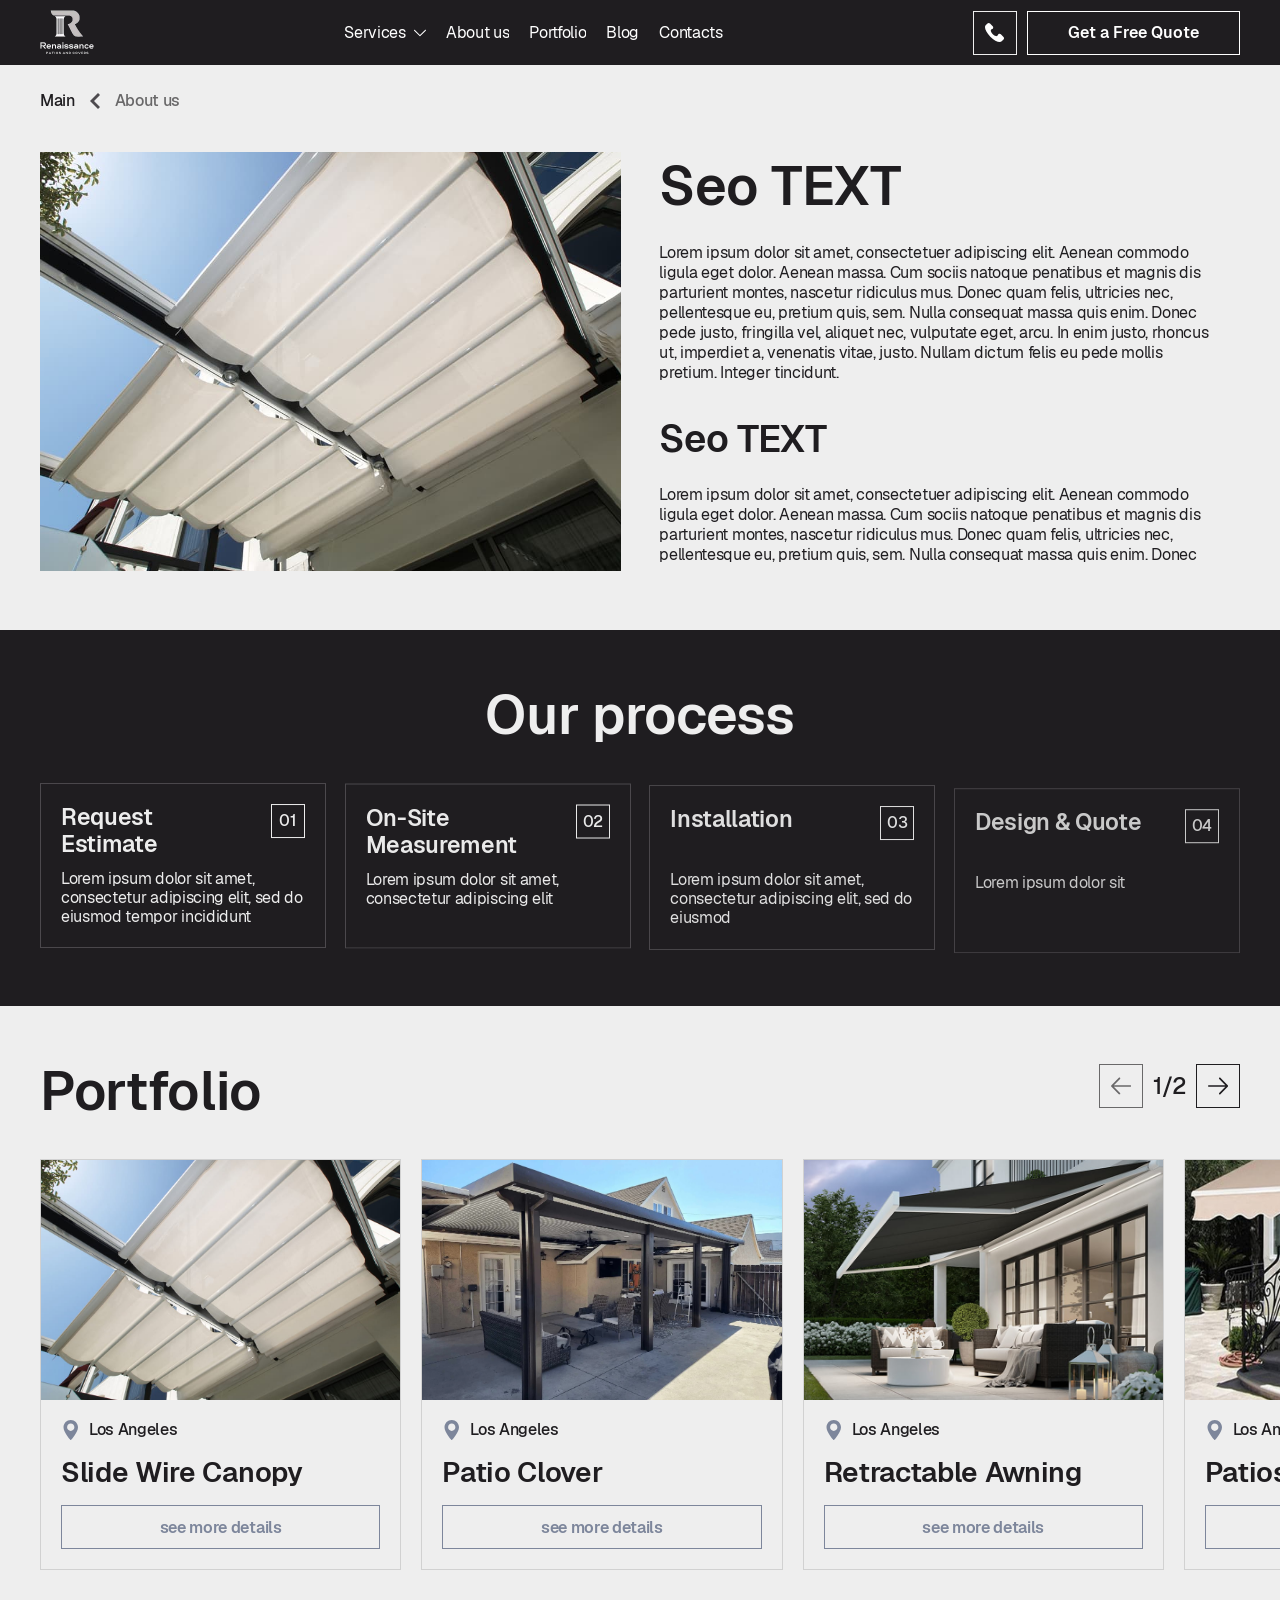
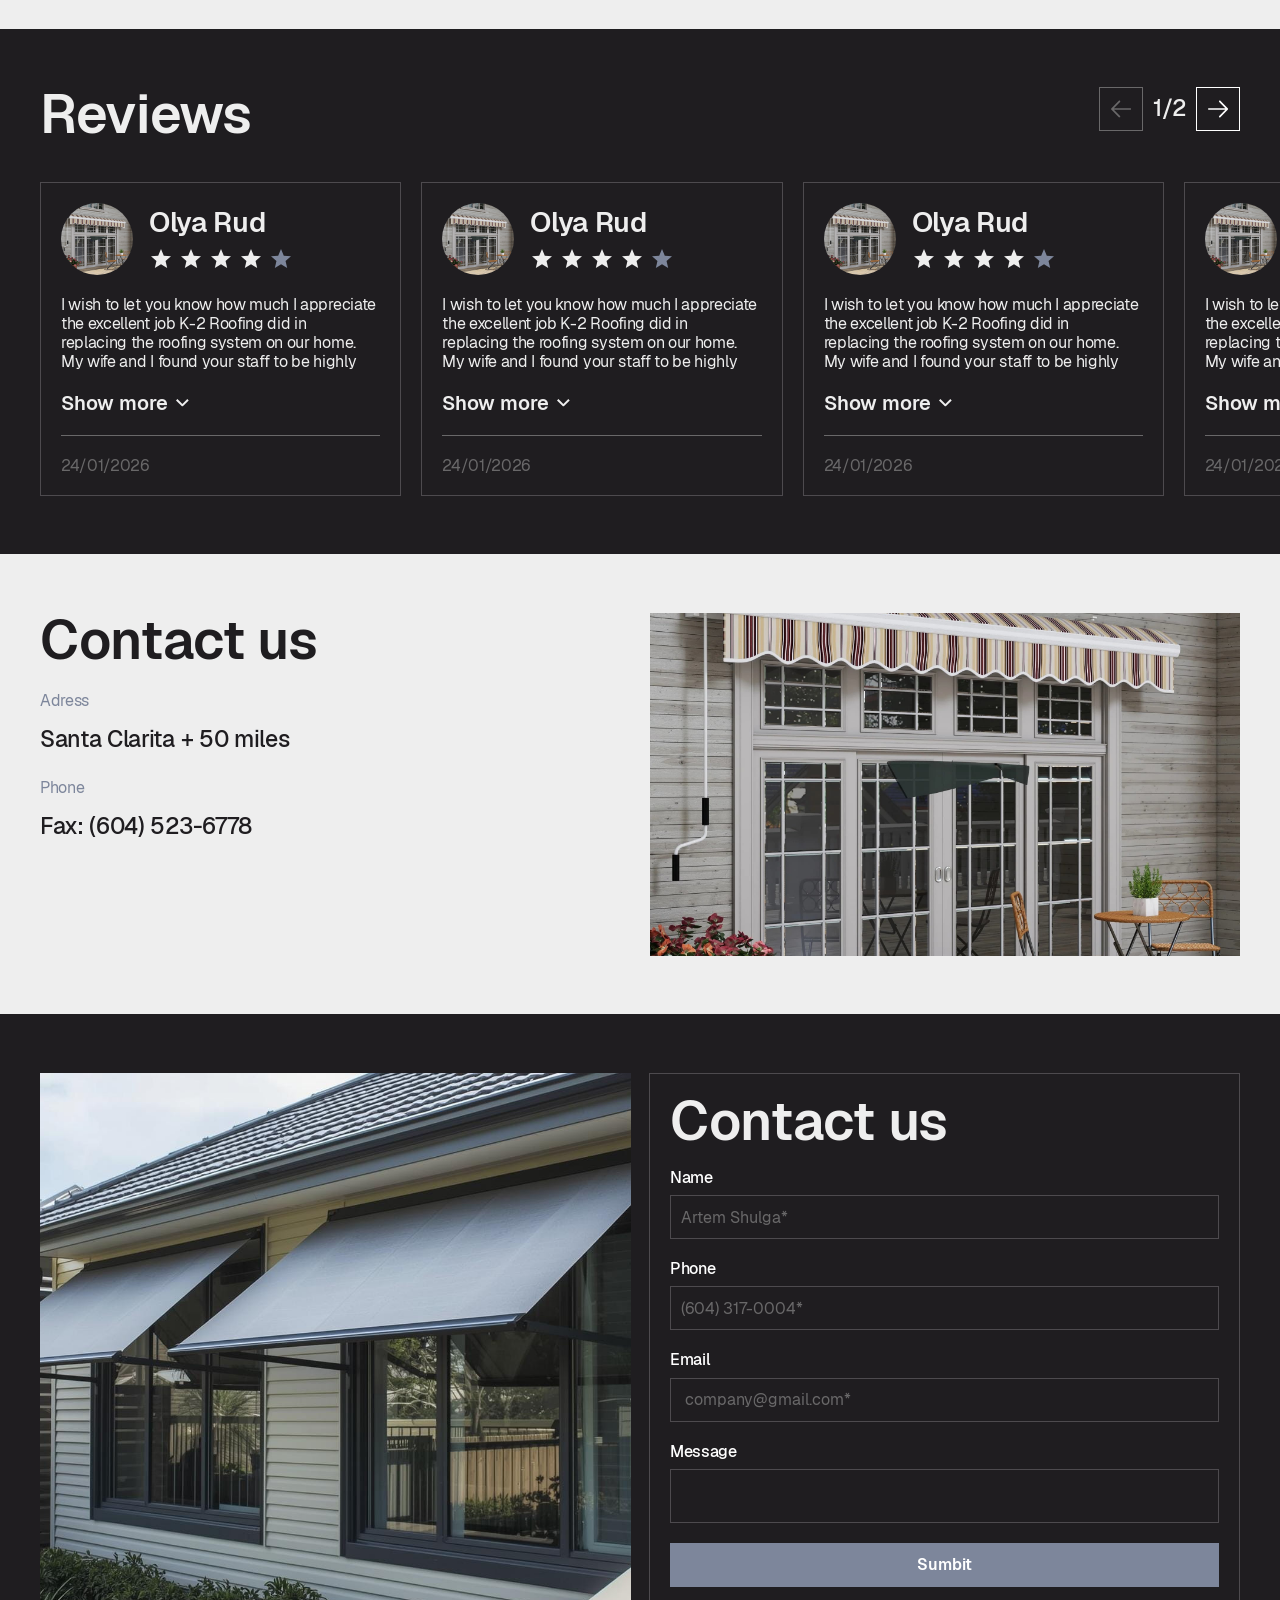
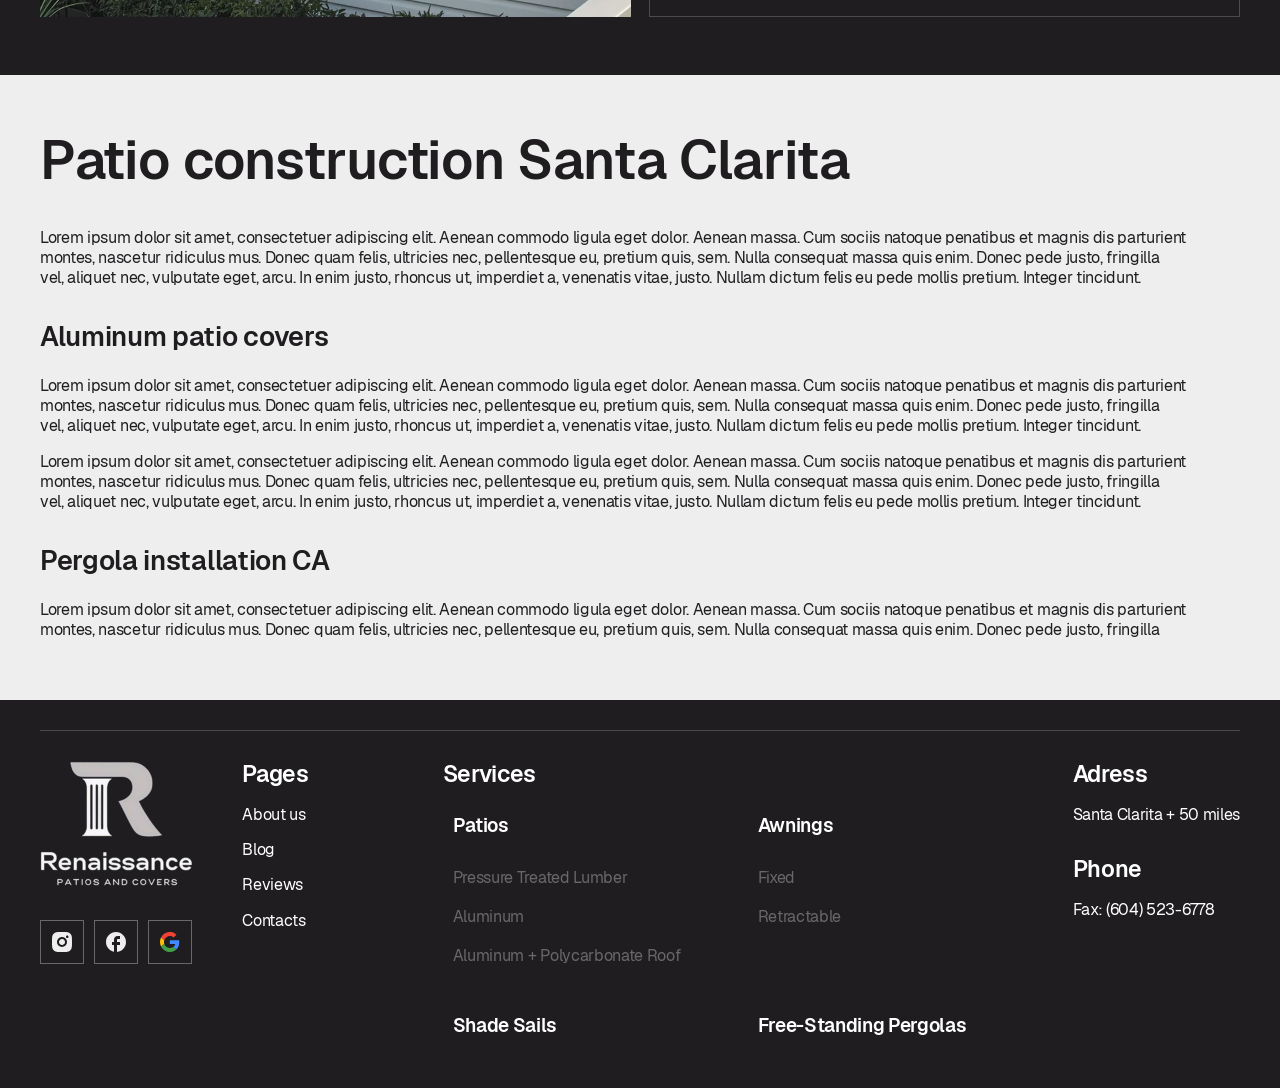
<file: about.html>
<!doctype html>
<html lang="en">
<head>
    <meta charset="UTF-8" />
    <meta name="viewport" content="width=device-width, initial-scale=1.0, viewport-fit=cover" />

    <meta name="theme-color" content="#a21c26" />
    <meta name="apple-mobile-web-app-status-bar-style" content="default">

    <title>Renaissance</title>

    <!-- FAVICONS -->
    <link rel="icon" type="image/x-icon" href="./assets/images/favicon/favicon.ico" />
    <link rel="icon" type="image/svg+xml" href="./assets/images/favicon/favicon.svg" />
    <link rel="icon" type="image/png" sizes="96x96" href="./assets/images/favicon/favicon-96x96.png" />
    <link rel="apple-touch-icon" href="./assets/images/favicon/apple-touch-icon.png" />
    <link rel="manifest" href="./assets/images/favicon/site.webmanifest" />

  <script type="module" crossorigin src="./assets/js/vendor.min.js"></script>
  <script type="module" crossorigin src="./assets/js/main.min2.js"></script>
  <link rel="stylesheet" crossorigin href="./assets/css/style.min.css">
</head>
<body>
    <div class="wrapper" id="main">
        <header class="header">
            <div class="header__container" data-anim="fade-down">
                <a href="/" class="header__logo"><img src="./assets/images/logo.png" alt="Renaissance" /></a>
        
                <div class="header__menu menu">
                    <nav class="menu__nav">
                        <ul>
                            <li class="sub-in">
                                <a href="services.html">Services
        
                                    <div class="arrow">
                                        <svg class="icon">
                                            <use href="./assets/images/sprite.svg#icon-arrow-down"></use>
                                        </svg>
                                    </div>
                                </a>
        
                                <div class="sub-list lv-2">
                                    <ul>
                                        <li>
                                            <a href="service.html">Patios</a>
        
                                            <div class="arrow-trigger">
                                                <svg class="icon">
                                                    <use href="./assets/images/sprite.svg#icon-arrow-down"></use>
                                                </svg>
                                            </div>
                                            <div class="sub-list lv-3">
                                                <button class="btn-back" type="button">
                                                    <svg class="icon">
                                                        <use href="./assets/images/sprite.svg#icon-arrow-down"></use>
                                                    </svg>
                                                    Back</button>
                                                <ul>
                                                    <li>
                                                        <a href="subservice.html">Pressure Treated Lumber</a>
                                                    </li>
                                                    <li>
                                                        <a href="subservice.html">Aluminum</a>
                                                    </li>
                                                    <li>
                                                        <a href="subservice.html">Aluminum + Polycarbonate Roof</a>
                                                    </li>
                                                </ul>
                                            </div>
                                        </li>
                                        <li>
                                            <a href="service.html"> Shade Sails</a>
                                            <div class="arrow-trigger">
                                                <svg class="icon">
                                                    <use href="./assets/images/sprite.svg#icon-arrow-down"></use>
                                                </svg>
                                            </div>
                                            <div class="sub-list lv-3">
                                                <button class="btn-back" type="button">
                                                    <svg class="icon">
                                                        <use href="./assets/images/sprite.svg#icon-arrow-down"></use>
                                                    </svg>
                                                    Back</button>
                                                <ul>
                                                    <li>
                                                        <a href="subservice.html">Fixed Shade Sails</a>
                                                    </li>
                                                    <li>
                                                        <a href="subservice.html">Retractable Shade Sails</a>
                                                    </li>
                                                </ul>
                                            </div>
                                        </li>
                                        <li>
                                            <a href="service.html">Awnings</a>
                                        </li>
                                        <li>
                                            <a href="service.html">
                                                Free-Standing Pergolas</a>
                                        </li>
                                        <li>
                                            <a href="service.html"> Additional Services</a>
                                        </li>
        
                                    </ul>
                                </div>
                            </li>
                            <li>
                                <a href="about.html">About us</a>
                            </li>
                            <li>
                                <a href="portfolio.html">Portfolio</a>
                            </li>
                            <li>
                                <a href="blog.html">Blog</a>
                            </li>
                            <li>
                                <a href="contacts.html">Contacts</a>
                            </li>
                        </ul>
                    </nav>
                </div>
        
                <div class="header__actions">
                    <a class="header__link-phone" href="tel:6045236778" aria-label="phone main">
                        <svg class="icon">
                            <use href="./assets/images/sprite.svg#icon-phone"></use>
                        </svg>
                    </a>
                    <button class="header__btn btn btn--border" type="button" data-popup-target="#contact-us">
                        Get a Free Quote
                    </button>
        
        
                    <button class="header__burger js-menu-trigger" type="button" aria-label="open menu">
                        <span></span>
                    </button>
                </div>
            </div>
        </header>
        <main class="page page--about">
            <nav class="breadcrumbs" aria-label="Breadcrumb" data-anim="fade-up">
                <div class="breadcrumbs__container">
                    <ol class="breadcrumbs__list" itemscope itemtype="https://schema.org/BreadcrumbList">
            
                        <li class="breadcrumbs__item breadcrumbs__item--main" itemprop="itemListElement" itemscope
                            itemtype="https://schema.org/ListItem">
                            <a class="breadcrumbs__link" href="/" itemprop="item">
                                <span itemprop="name">Main</span>
                            </a>
                            <meta itemprop="position" content="1" />
                        </li>
            
            
            
                        <li class="breadcrumbs__item breadcrumbs__item--current" itemprop="itemListElement" itemscope
                            itemtype="https://schema.org/ListItem">
                            <span class="breadcrumbs__current" itemprop="name" aria-current="page"> About us</span>
                            <meta itemprop="position" content="2" />
                        </li>
            
                    </ol>
                </div>
            </nav>            <!-- HERO SECTION -->

            <section class="section about">
                <div class="about__container">
                    <div class="about__row">
                        <div class="about__img" data-anim="fade-left">
                            <img src="./assets/images/tech02.jpg" alt="about us">
                        </div>
                        <div class="about__content editor" data-anim="fade-right" data-anim-delay="0.3">
                            <h1>Seo TEXT</h1>
                            <p>Lorem ipsum dolor sit amet, consectetuer adipiscing elit. Aenean commodo ligula eget
                                dolor. Aenean massa. Cum sociis natoque penatibus et magnis dis parturient montes,
                                nascetur ridiculus mus. Donec quam felis, ultricies nec, pellentesque eu, pretium quis,
                                sem. Nulla consequat massa quis enim. Donec pede justo, fringilla vel, aliquet nec,
                                vulputate eget, arcu. In enim justo, rhoncus ut, imperdiet a, venenatis vitae, justo.
                                Nullam dictum felis eu pede mollis pretium. Integer tincidunt.</p>

                            <h2>Seo TEXT</h2>
                            <p>Lorem ipsum dolor sit amet, consectetuer adipiscing elit. Aenean commodo ligula eget
                                dolor. Aenean massa. Cum sociis natoque penatibus et magnis dis parturient montes,
                                nascetur ridiculus mus. Donec quam felis, ultricies nec, pellentesque eu, pretium quis,
                                sem. Nulla consequat massa quis enim. Donec pede justo, fringilla vel, aliquet nec,
                                vulputate eget, arcu. In enim justo, rhoncus ut, imperdiet a, venenatis vitae, justo.
                                Nullam dictum felis eu pede mollis pretium. Integer tincidunt.</p>
                        </div>
                    </div>
                </div>
            </section>

            <!-- OUR PROCESS -->
            <section class="section our-process mod-black">
                <div class="our-process__container">
                    <h2 class="our-process__title title" data-anim="fade-up">Our process</h2>
                    <ul class="our-process__list" data-anim-stagger="true">
                        <li class="our-process__item">
                            <h3 class="our-process__item-title">Request<br> Estimate</h3>
                            <div class="our-process__item__text">
                                <p>Lorem ipsum dolor sit amet, consectetur adipiscing
                                    elit, sed do eiusmod tempor incididunt</p>
                            </div>
                        </li>
                        <li class="our-process__item">
                            <h3 class="our-process__item-title">On-Site Measurement</h3>
                            <div class="our-process__item__text">
                                <p>Lorem ipsum dolor sit amet, consectetur adipiscing elit</p>
                            </div>
                        </li>
                        <li class="our-process__item">
                            <h3 class="our-process__item-title">Installation</h3>
                            <div class="our-process__item__text">
                                <p>Lorem ipsum dolor sit amet, consectetur adipiscing elit, sed do eiusmod</p>
                            </div>
                        </li>
                        <li class="our-process__item">
                            <h3 class="our-process__item-title">Design & Quote</h3>
                            <div class="our-process__item__text">
                                <p>Lorem ipsum dolor sit </p>
                            </div>
                        </li>
                    </ul>
                </div>
            </section>

            <!-- Portfolio -->
            <section class="section portfolio-main">
                <div class="portfolio-main__container">
                    <h2 class="portfolio-main__title title" data-anim="fade-up">Portfolio</h2>
                    <div class="portfolio-main__slider">
                        <div class="swiper-wrapper" data-anim="fade-up" data-anim-delay="0.3">
                            <div class="swiper-slide portfolio-card">
                                <a href="#" class="portfolio-card__img">
                                    <img src="./assets/images/portfolio/01.jpg" alt="portfolio" loading="lazy">
                                </a>
                                <div class="portfolio-card__content">
                                    <div class="portfolio-card__location">
                                        <svg class="icon">
                                            <use href="./assets/images/sprite.svg#icon-location"></use>
                                        </svg>
                                        Los Angeles
                                    </div>
                                    <h3 class="portfolio-card__title">Slide Wire Canopy</h3>

                                    <a href="#" class="portfolio-card__btn btn">see more details</a>
                                </div>
                            </div>
                            <div class="swiper-slide portfolio-card">
                                <a href="#" class="portfolio-card__img">
                                    <img src="./assets/images/portfolio/02.jpg" alt="portfolio" loading="lazy">
                                </a>
                                <div class="portfolio-card__content">
                                    <div class="portfolio-card__location">
                                        <svg class="icon">
                                            <use href="./assets/images/sprite.svg#icon-location"></use>
                                        </svg>
                                        Los Angeles
                                    </div>
                                    <h3 class="portfolio-card__title">Patio Clover</h3>

                                    <a href="#" class="portfolio-card__btn btn">see more details</a>
                                </div>
                            </div>
                            <div class="swiper-slide portfolio-card">
                                <a href="#" class="portfolio-card__img">
                                    <img src="./assets/images/portfolio/03.jpg" alt="portfolio" loading="lazy">
                                </a>
                                <div class="portfolio-card__content">
                                    <div class="portfolio-card__location">
                                        <svg class="icon">
                                            <use href="./assets/images/sprite.svg#icon-location"></use>
                                        </svg>
                                        Los Angeles
                                    </div>
                                    <h3 class="portfolio-card__title">Retractable Awning</h3>

                                    <a href="#" class="portfolio-card__btn btn">see more details</a>
                                </div>
                            </div>
                            <div class="swiper-slide portfolio-card">
                                <a href="#" class="portfolio-card__img">
                                    <img src="./assets/images/portfolio/04.jpg" alt="portfolio" loading="lazy">
                                </a>
                                <div class="portfolio-card__content">
                                    <div class="portfolio-card__location">
                                        <svg class="icon">
                                            <use href="./assets/images/sprite.svg#icon-location"></use>
                                        </svg>
                                        Los Angeles
                                    </div>
                                    <h3 class="portfolio-card__title">Patios</h3>

                                    <a href="#" class="portfolio-card__btn btn">see more details</a>
                                </div>
                            </div>
                        </div>
                        <div class="swiper-nav" data-anim="fade-up">
                            <div class="swiper-button-prev">
                                <svg class="icon">
                                    <use href="./assets/images/sprite.svg#icon-arrow-prev"></use>
                                </svg>
                            </div>
                            <div class="swiper-pagination"></div>
                            <div class="swiper-button-next">
                                <svg class="icon">
                                    <use href="./assets/images/sprite.svg#icon-arrow-next"></use>
                                </svg>
                            </div>
                        </div>
                    </div>
                </div>
            </section>

            <!-- Reviews -->
            <section class="section reviews mod-black">
                <div class="reviews__container">
                    <h2 class="reviews__title title" data-anim="fade-up">Reviews</h2>
                    <div data-fls-slider class="reviews__slider">
                        <div class="reviews__wrapper swiper-wrapper" data-anim="fade-up" data-anim-delay="0.3">
                            <div class="reviews__slide swiper-slide">
                                <div class="review-item">
                                    <div class="review-item__top">
                                        <div class="review-item__avatar">
                                            <img src="./assets/images/contacts.jpg" alt="avatar" loading="lazy">
                                        </div>
                                        <div class="review-item__wrap">
                                            <div class="review-item__name">Olya Rud</div>
                                            <div class="review-item__rating">
                                                <div class="stars">
                                                    <div class="star --icon-star"></div>
                                                    <div class="star --icon-star"></div>
                                                    <div class="star --icon-star"></div>
                                                    <div class="star --icon-star"></div>
                                                    <div class="star disabled --icon-star"></div>
                                                </div>
                                            </div>
                                        </div>
                                    </div>

                                    <div data-showmore="76" class="review-item__showmore">
                                        <div data-showmore-content class="review-item__content">
                                            <p> I wish to let you know how much I appreciate the excellent job K-2
                                                Roofing
                                                did in replacing the roofing system on our home. My wife and I found
                                                your
                                                staff to be highly skilled, dependable and trustworthy. Furthermore,
                                                each
                                                member of the K-2 Roofing crew was courteous, with high standards in
                                                every
                                                aspect of their dealings with us as homeowners. It was a refreshing
                                                experience to deal with a company that did exactly what it committed
                                                to do.</p>
                                            <p> The project, from start to finish, was completed stress free. We would
                                                not
                                                hesitate to use K-2 Roofing again, nor would we hesitate to recommend
                                                K-2
                                                Roofing to anyone considering a roofing project.</p>
                                            <p> Thanks for a "job well-done"!</p>
                                        </div>
                                        <button hidden data-showmore-button type="button" class="review-item__more">
                                            <span>Show more</span>
                                            <span>Hide all</span>
                                        </button>
                                    </div>
                                    <div class="review-item__date">24/01/2026</div>
                                </div>
                            </div>
                            <div class="reviews__slide swiper-slide">
                                <div class="review-item">
                                    <div class="review-item__top">
                                        <div class="review-item__avatar">
                                            <img src="./assets/images/contacts.jpg" alt="avatar" loading="lazy">
                                        </div>
                                        <div class="review-item__wrap">
                                            <div class="review-item__name">Olya Rud</div>
                                            <div class="review-item__rating">
                                                <div class="stars">
                                                    <div class="star --icon-star"></div>
                                                    <div class="star --icon-star"></div>
                                                    <div class="star --icon-star"></div>
                                                    <div class="star --icon-star"></div>
                                                    <div class="star disabled --icon-star"></div>
                                                </div>
                                            </div>
                                        </div>
                                    </div>

                                    <div data-showmore="76" class="review-item__showmore">
                                        <div data-showmore-content class="review-item__content">
                                            <p> I wish to let you know how much I appreciate the excellent job K-2
                                                Roofing
                                                did in replacing the roofing system on our home. My wife and I found
                                                your
                                                staff to be highly skilled, dependable and trustworthy. Furthermore,
                                                each
                                                member of the K-2 Roofing crew was courteous, with high standards in
                                                every
                                                aspect of their dealings with us as homeowners. It was a refreshing
                                                experience to deal with a company that did exactly what it committed
                                                to do.</p>
                                            <p> The project, from start to finish, was completed stress free. We would
                                                not
                                                hesitate to use K-2 Roofing again, nor would we hesitate to recommend
                                                K-2
                                                Roofing to anyone considering a roofing project.</p>
                                            <p> Thanks for a "job well-done"!</p>
                                        </div>
                                        <button hidden data-showmore-button type="button" class="review-item__more">
                                            <span>Show more</span>
                                            <span>Hide all</span>
                                        </button>
                                    </div>
                                    <div class="review-item__date">24/01/2026</div>
                                </div>
                            </div>
                            <div class="reviews__slide swiper-slide">
                                <div class="review-item">
                                    <div class="review-item__top">
                                        <div class="review-item__avatar">
                                            <img src="./assets/images/contacts.jpg" alt="avatar" loading="lazy">
                                        </div>
                                        <div class="review-item__wrap">
                                            <div class="review-item__name">Olya Rud</div>
                                            <div class="review-item__rating">
                                                <div class="stars">
                                                    <div class="star --icon-star"></div>
                                                    <div class="star --icon-star"></div>
                                                    <div class="star --icon-star"></div>
                                                    <div class="star --icon-star"></div>
                                                    <div class="star disabled --icon-star"></div>
                                                </div>
                                            </div>
                                        </div>
                                    </div>

                                    <div data-showmore="76" class="review-item__showmore">
                                        <div data-showmore-content class="review-item__content">
                                            <p> I wish to let you know how much I appreciate the excellent job K-2
                                                Roofing
                                                did in replacing the roofing system on our home. My wife and I found
                                                your
                                                staff to be highly skilled, dependable and trustworthy. Furthermore,
                                                each
                                                member of the K-2 Roofing crew was courteous, with high standards in
                                                every
                                                aspect of their dealings with us as homeowners. It was a refreshing
                                                experience to deal with a company that did exactly what it committed
                                                to do.</p>
                                            <p> The project, from start to finish, was completed stress free. We would
                                                not
                                                hesitate to use K-2 Roofing again, nor would we hesitate to recommend
                                                K-2
                                                Roofing to anyone considering a roofing project.</p>
                                            <p> Thanks for a "job well-done"!</p>
                                        </div>
                                        <button hidden data-showmore-button type="button" class="review-item__more">
                                            <span>Show more</span>
                                            <span>Hide all</span>
                                        </button>
                                    </div>
                                    <div class="review-item__date">24/01/2026</div>
                                </div>
                            </div>
                            <div class="reviews__slide swiper-slide">
                                <div class="review-item">
                                    <div class="review-item__top">
                                        <div class="review-item__avatar">
                                            <img src="./assets/images/contacts.jpg" alt="avatar" loading="lazy">
                                        </div>
                                        <div class="review-item__wrap">
                                            <div class="review-item__name">Olya Rud</div>
                                            <div class="review-item__rating">
                                                <div class="stars">
                                                    <div class="star --icon-star"></div>
                                                    <div class="star --icon-star"></div>
                                                    <div class="star --icon-star"></div>
                                                    <div class="star --icon-star"></div>
                                                    <div class="star disabled --icon-star"></div>
                                                </div>
                                            </div>
                                        </div>
                                    </div>

                                    <div data-showmore="76" class="review-item__showmore">
                                        <div data-showmore-content class="review-item__content">
                                            <p> I wish to let you know how much I appreciate the excellent job K-2
                                                Roofing
                                                did in replacing the roofing system on our home. My wife and I found
                                                your
                                                staff to be highly skilled, dependable and trustworthy. Furthermore,
                                                each
                                                member of the K-2 Roofing crew was courteous, with high standards in
                                                every
                                                aspect of their dealings with us as homeowners. It was a refreshing
                                                experience to deal with a company that did exactly what it committed
                                                to do.</p>
                                            <p> The project, from start to finish, was completed stress free. We would
                                                not
                                                hesitate to use K-2 Roofing again, nor would we hesitate to recommend
                                                K-2
                                                Roofing to anyone considering a roofing project.</p>
                                            <p> Thanks for a "job well-done"!</p>
                                        </div>
                                        <button hidden data-showmore-button type="button" class="review-item__more">
                                            <span>Show more</span>
                                            <span>Hide all</span>
                                        </button>
                                    </div>
                                    <div class="review-item__date">24/01/2026</div>
                                </div>
                            </div>
                        </div>

                        <div class="swiper-nav" data-anim="fade-up">
                            <div class="swiper-button-prev">
                                <svg class="icon">
                                    <use href="./assets/images/sprite.svg#icon-arrow-prev"></use>
                                </svg>
                            </div>
                            <div class="swiper-pagination"></div>
                            <div class="swiper-button-next">
                                <svg class="icon">
                                    <use href="./assets/images/sprite.svg#icon-arrow-next"></use>
                                </svg>
                            </div>
                        </div>
                    </div>
                </div>
            </section>


            <!-- Contact us -->
            <section class="section contact-us">
                <div class="contact-us__container">
                    <div class="contact-us__content">
                        <h2 class="contact-us__title title" data-anim="fade-up">Contact us</h2>

                        <ul class="contact-us__list" data-anim="fade-left" data-anim-delay="0.3">
                            <li class="contact-us__item">
                                <div class="contact-us__label">Adress</div>
                                <a class="contact-us__link" href="#">Santa Clarita + 50 miles</a>
                            </li>
                            <li class="contact-us__item">
                                <div class="contact-us__label">Phone</div>
                                <a class="contact-us__link" href="tel:6045236778">Fax: (604) 523-6778</a>
                            </li>
                        </ul>
                    </div>
                    <div class="contact-us__img" data-anim="fade-right" data-anim-delay="0.5"><img
                            src="./assets/images/contacts.jpg" alt="Contact us" loading="lazy"></div>
                </div>
            </section>

            <!-- Block Form -->
            <section class="section block-form mod-black">
                <div class="block-form__container">
                    <div class="block-form__img" data-anim="fade-left">
                        <img src="./assets/images/contacts02.jpg" alt="contacts" loading="lazy">
                    </div>
                    <div class="block-form__content" data-anim="fade-right" data-anim-delay="0.3">
                        <h2 class="block-form__title title">Contact us</h2>
                        <form action="">
                            <div class="form-group">
                                <label class="form-label" for="name">Name</label>
                                <input class="form-input" type="text" name="" id="name" required
                                    placeholder="Artem Shulga*">
                            </div>
                            <div class="form-group">
                                <label class="form-label" for="phone">Phone</label>
                                <input class="form-input" type="phone" name="" id="phone" required
                                    placeholder="(604) 317-0004*">
                            </div>

                            <div class="form-group">
                                <label class="form-label" for="email">Email</label>
                                <input class="form-input" type="email" name="" id="email" required
                                    placeholder=" company@gmail.com*">
                            </div>


                            <div class="form-group">
                                <label class="form-label" for="message">Message</label>
                                <textarea class="form-input" name="" id="message"></textarea>
                            </div>
                            <button class="btn-form btn" type="submit">Sumbit</button>
                        </form>
                    </div>
                </div>
            </section>

            <!-- SEO -->
            <section class="section seo">
                <div class="seo__container">
                    <h2 class="seo__title title" data-anim="fade-up">Patio construction Santa Clarita</h2>
                    <div class="seo__content editor" data-anim="fade-up" data-anim-delay="0.3">
                        <p>Lorem ipsum dolor sit amet, consectetuer adipiscing elit. Aenean commodo ligula eget dolor.
                            Aenean massa. Cum sociis natoque penatibus et magnis dis parturient montes, nascetur
                            ridiculus mus. Donec quam felis, ultricies nec, pellentesque eu, pretium quis, sem. Nulla
                            consequat massa quis enim. Donec pede justo, fringilla vel, aliquet nec, vulputate eget,
                            arcu. In enim justo, rhoncus ut, imperdiet a, venenatis vitae, justo. Nullam dictum felis eu
                            pede mollis pretium. Integer tincidunt.</p>

                        <h3>Aluminum patio covers</h3>
                        <p> Lorem ipsum dolor sit amet, consectetuer adipiscing elit. Aenean commodo ligula eget dolor.
                            Aenean massa. Cum sociis natoque penatibus et magnis dis parturient montes, nascetur
                            ridiculus
                            mus. Donec quam felis, ultricies nec, pellentesque eu, pretium quis, sem. Nulla consequat
                            massa
                            quis enim. Donec pede justo, fringilla vel, aliquet nec, vulputate eget, arcu. In enim
                            justo,
                            rhoncus ut, imperdiet a, venenatis vitae, justo. Nullam dictum felis eu pede mollis pretium.
                            Integer tincidunt.</p>
                        <p> Lorem ipsum dolor sit amet, consectetuer adipiscing elit. Aenean commodo ligula eget dolor.
                            Aenean massa. Cum sociis natoque penatibus et magnis dis parturient montes, nascetur
                            ridiculus
                            mus. Donec quam felis, ultricies nec, pellentesque eu, pretium quis, sem. Nulla consequat
                            massa
                            quis enim. Donec pede justo, fringilla vel, aliquet nec, vulputate eget, arcu. In enim
                            justo,
                            rhoncus ut, imperdiet a, venenatis vitae, justo. Nullam dictum felis eu pede mollis pretium.
                            Integer tincidunt.</p>

                        <h3>Pergola installation CA</h3>
                        <p> Lorem ipsum dolor sit amet, consectetuer adipiscing elit. Aenean commodo ligula eget dolor.
                            Aenean massa. Cum sociis natoque penatibus et magnis dis parturient montes, nascetur
                            ridiculus
                            mus. Donec quam felis, ultricies nec, pellentesque eu, pretium quis, sem. Nulla consequat
                            massa
                            quis enim. Donec pede justo, fringilla vel, aliquet nec, vulputate eget, arcu. In enim
                            justo,
                            rhoncus ut, imperdiet a, venenatis vitae, justo. Nullam dictum felis eu pede mollis pretium.
                            Integer tincidunt.</p>
                        <p> Lorem ipsum dolor sit amet, consectetuer adipiscing elit. Aenean commodo ligula eget dolor.
                            Aenean massa. Cum sociis natoque penatibus et magnis dis parturient montes, nascetur
                            ridiculus
                            mus. Donec quam felis, ultricies nec, pellentesque eu, pretium quis, sem. Nulla consequat
                            massa
                            quis enim. Donec pede justo, fringilla vel, aliquet nec, vulputate eget, arcu. In enim
                            justo,
                            rhoncus ut, imperdiet a, venenatis vitae, justo. Nullam dictum felis eu pede mollis pretium.
                            Integer tincidunt.</p>
                    </div>
                </div>
            </section>
        </main>

        <footer class="footer">
            <div class="footer__container">
                <div class="footer__row">
                    <div class="footer__col">
                        <a href="/" class="footer__logo"><img src="./assets/images/logo-footer.png" alt="Renaissance" /></a>
        
                        <div class="footer__social social">
                            <ul class="social__list">
                                <li class="social__item">
                                    <a href="#" class="social__link" aria-label="Instagram" target="_blank" rel="noopener">
                                        <svg width="20" height="20" viewBox="0 0 20 20" fill="none"
                                            xmlns="http://www.w3.org/2000/svg">
                                            <path
                                                d="M11.0286 6.13588e-07C12.1536 0.00300068 12.7246 0.00900071 13.2176 0.0230007L13.4116 0.0300007C13.6356 0.0380007 13.8566 0.0480007 14.1236 0.0600007C15.1876 0.110001 15.9136 0.278001 16.5506 0.525001C17.2106 0.779001 17.7666 1.123 18.3226 1.678C18.8313 2.17773 19.2248 2.78247 19.4756 3.45C19.7226 4.087 19.8906 4.813 19.9406 5.878C19.9526 6.144 19.9626 6.365 19.9706 6.59L19.9766 6.784C19.9916 7.276 19.9976 7.847 19.9996 8.972L20.0006 9.718L20.0006 11.028C20.003 11.7574 19.9953 12.4868 19.9776 13.216L19.9716 13.41C19.9636 13.635 19.9536 13.856 19.9416 14.122C19.8916 15.187 19.7216 15.912 19.4756 16.55C19.2248 17.2175 18.8313 17.8223 18.3226 18.322C17.8228 18.8307 17.2181 19.2242 16.5506 19.475C15.9136 19.722 15.1876 19.89 14.1236 19.94L13.4116 19.97L13.2176 19.976C12.7246 19.99 12.1536 19.997 11.0286 19.999L10.2826 20L8.97357 20C8.24383 20.0026 7.51409 19.9949 6.78457 19.977L6.59057 19.971C6.35318 19.962 6.11584 19.9517 5.87857 19.94C4.81457 19.89 4.08857 19.722 3.45057 19.475C2.7834 19.2241 2.17901 18.8306 1.67957 18.322C1.17051 17.8224 0.776677 17.2176 0.525568 16.55C0.278568 15.913 0.110568 15.187 0.060568 14.122L0.030568 13.41L0.0255682 13.216C0.00713424 12.4868 -0.00119995 11.7574 0.000568183 11.028L0.000568298 8.972C-0.00219956 8.2426 0.0051346 7.5132 0.0225685 6.784L0.0295685 6.59C0.0375685 6.365 0.0475685 6.144 0.0595685 5.878C0.109569 4.813 0.277569 4.088 0.524569 3.45C0.776263 2.7822 1.17079 2.17744 1.68057 1.678C2.17972 1.16955 2.78376 0.776074 3.45057 0.525C4.08857 0.278 4.81357 0.11 5.87857 0.0600003C6.14457 0.0480003 6.36657 0.0380003 6.59057 0.0300003L6.78457 0.0240003C7.51376 0.00623312 8.24316 -0.00143424 8.97257 0.00100043L11.0286 6.13588e-07ZM10.0006 5C8.67449 5 7.40272 5.52678 6.46503 6.46447C5.52735 7.40215 5.00057 8.67392 5.00057 10C5.00057 11.3261 5.52735 12.5979 6.46503 13.5355C7.40272 14.4732 8.67449 15 10.0006 15C11.3266 15 12.5984 14.4732 13.5361 13.5355C14.4738 12.5979 15.0006 11.3261 15.0006 10C15.0006 8.67392 14.4738 7.40215 13.5361 6.46447C12.5984 5.52678 11.3267 5 10.0006 5ZM10.0006 7C10.3945 6.99993 10.7847 7.07747 11.1487 7.22817C11.5127 7.37887 11.8434 7.5998 12.122 7.87833C12.4007 8.15686 12.6217 8.48754 12.7725 8.85149C12.9233 9.21544 13.001 9.60554 13.0011 9.9995C13.0011 10.3935 12.9236 10.7836 12.7729 11.1476C12.6222 11.5116 12.4013 11.8423 12.1227 12.121C11.8442 12.3996 11.5135 12.6206 11.1496 12.7714C10.7856 12.9223 10.3955 12.9999 10.0016 13C9.20592 13 8.44286 12.6839 7.88025 12.1213C7.31764 11.5587 7.00157 10.7956 7.00157 10C7.00157 9.20435 7.31764 8.44129 7.88025 7.87868C8.44286 7.31607 9.20592 7 10.0016 7M15.2516 3.5C14.92 3.5 14.6021 3.6317 14.3677 3.86612C14.1333 4.10054 14.0016 4.41848 14.0016 4.75C14.0016 5.08152 14.1333 5.39946 14.3677 5.63388C14.6021 5.8683 14.92 6 15.2516 6C15.5831 6 15.901 5.8683 16.1355 5.63388C16.3699 5.39946 16.5016 5.08152 16.5016 4.75C16.5016 4.41848 16.3699 4.10054 16.1355 3.86612C15.901 3.6317 15.5831 3.5 15.2516 3.5Z"
                                                fill="#EEEEEE" />
                                        </svg>
                                    </a>
                                </li>
                                <li class="social__item">
                                    <a href="#" class="social__link" aria-label="Facebook" target="_blank" rel="noopener">
                                        <svg width="20" height="20" viewBox="0 0 20 20" fill="none"
                                            xmlns="http://www.w3.org/2000/svg">
                                            <path
                                                d="M20 10C20 4.48 15.52 8.63475e-07 10 5.56363e-07C4.48 2.4925e-07 -2.4925e-07 4.48 -5.56363e-07 10C-8.25642e-07 14.84 3.44 18.87 8 19.8L8 13L6 13L6 10L8 10L8 7.5C8 5.57 9.57 4 11.5 4L14 4L14 7L12 7C11.45 7 11 7.45 11 8L11 10L14 10L14 13L11 13L11 19.95C16.05 19.45 20 15.19 20 10Z"
                                                fill="#EEEEEE" />
                                        </svg>
                                    </a>
                                </li>
                                <li class="social__item">
                                    <a href="#" class="social__link" aria-label="Google" target="_blank" rel="noopener">
                                        <svg width="21" height="21" viewBox="0 0 21 21" fill="none"
                                            xmlns="http://www.w3.org/2000/svg">
                                            <path opacity="0.987" fill-rule="evenodd" clip-rule="evenodd"
                                                d="M8.93887 0.0911254C10.0264 -0.0303745 10.6699 -0.0303745 11.8384 0.0911256C13.9068 0.397268 15.8242 1.35335 17.3134 2.82113C16.3071 3.77233 15.314 4.73742 14.3344 5.71613C12.4584 4.12613 10.3644 3.75913 8.05236 4.61513C6.35636 5.39513 5.17536 6.65913 4.50936 8.40713C3.42102 7.59687 2.34686 6.76774 1.28736 5.92013C1.21373 5.88137 1.12964 5.86718 1.04736 5.87962C2.73036 2.63463 5.36037 0.704625 8.93737 0.0896254"
                                                fill="#F44336" />
                                            <path opacity="0.997" fill-rule="evenodd" clip-rule="evenodd"
                                                d="M1.04438 5.87978C1.12938 5.86678 1.20988 5.88028 1.28588 5.92028C2.34538 6.7679 3.41954 7.59703 4.50788 8.40728C4.33662 9.08837 4.22866 9.78383 4.18538 10.4848C4.22238 11.1628 4.32988 11.8283 4.50788 12.4813L1.12538 15.1738C-0.347621 12.0958 -0.374621 8.99778 1.04438 5.87978Z"
                                                fill="#FFC107" />
                                            <path opacity="0.999" fill-rule="evenodd" clip-rule="evenodd"
                                                d="M17.1529 18.4346C16.0996 17.5058 14.997 16.6345 13.8499 15.8246C14.9999 15.0126 15.6979 13.8986 15.9439 12.4826L10.3084 12.4826L10.3084 8.56911C13.5584 8.54211 16.8069 8.56961 20.0539 8.65162C20.6699 11.9966 19.9584 15.0126 17.9194 17.6996C17.6769 17.9573 17.4201 18.2027 17.1529 18.4346Z"
                                                fill="#448AFF" />
                                            <path opacity="0.993" fill-rule="evenodd" clip-rule="evenodd"
                                                d="M4.50787 12.4824C5.73787 15.5394 7.99287 16.9664 11.2729 16.7634C12.1936 16.6568 13.0764 16.3352 13.8499 15.8244C14.9979 16.6364 16.0989 17.5064 17.1529 18.4344C15.4828 19.9351 13.3535 20.8255 11.1124 20.9604C10.6032 21.0011 10.0916 21.0011 9.58237 20.9604C5.76437 20.5104 2.94537 18.5814 1.12537 15.1734L4.50787 12.4824Z"
                                                fill="#43A047" />
                                        </svg>
        
                                    </a>
                                </li>
                            </ul>
                        </div>
                    </div>
                    <div class="footer__col">
                        <nav class="footer__nav">
                            <h2 class="footer__title">Pages</h2>
                            <ul class="footer__list">
                                <li class="footer__item">
                                    <a class="footer__link" href="#">About us</a>
                                </li>
                                <li class="footer__item">
                                    <a class="footer__link" href="#">Blog</a>
                                </li>
                                <li class="footer__item">
                                    <a class="footer__link" href="#">Reviews</a>
                                </li>
                                <li class="footer__item">
                                    <a class="footer__link" href="#">Contacts</a>
                                </li>
                            </ul>
                        </nav>
                    </div>
                    <div class="footer__col">
                        <h2 class="footer__title">Services</h2>
                        <ul class="footer__services">
                            <li class="footer__item">
                                <a class="footer__link" href="#">Patios</a>
                                <ul class="footer__sub-list">
                                    <li class="footer__item">
                                        <a class="footer__link" href="#">Pressure Treated Lumber</a>
                                    </li>
                                    <li class="footer__item">
                                        <a class="footer__link" href="#">Aluminum</a>
                                    </li>
                                    <li class="footer__item">
                                        <a class="footer__link" href="#">Aluminum + Polycarbonate Roof</a>
                                    </li>
                                </ul>
                            </li>
                            <li class="footer__item">
                                <a class="footer__link" href="#">Awnings</a>
                                <ul class="footer__sub-list">
                                    <li class="footer__item">
                                        <a class="footer__link" href="#">Fixed</a>
                                    </li>
                                    <li class="footer__item">
                                        <a class="footer__link" href="#">Retractable</a>
                                    </li>
                                </ul>
                            </li>
                            <li class="footer__item">
                                <a class="footer__link" href="#">Shade Sails</a>
                            </li>
                            <li class="footer__item">
                                <a class="footer__link" href="#">Free-Standing Pergolas</a>
                            </li>
                        </ul>
                    </div>
                    <div class="footer__col">
                        <div class="footer__contacts">
                            <div class="footer__contacts-item">
                                <h2 class="footer__title">Adress</h2>
                                <a href="#" class="footer__link">Santa Clarita + 50 miles</a>
                            </div>
                            <div class="footer__contacts-item">
                                <h2 class="footer__title">Phone</h2>
                                <a href="tel:6045236778" class="footer__link">Fax: (604) 523-6778</a>
                            </div>
                        </div>
                    </div>
                </div>
            </div>
        </footer>    </div>
    <div id="contact-us" class="popup" aria-hidden="true">
        <div class="popup__wrapper">
            <div class="popup__content">
                <div class="popup__body">
                    <button class="popup__close" data-close-popup aria-label="Закрити" type="button"></button>
                    <h2 class="popup__title title">Contact Us</h2>
    
                    <form action="">
                        <div class="form-group">
                            <label class="form-label" for="name">Name</label>
                            <input class="form-input" type="text" name="" id="name" required placeholder="Artem Shulga*">
                        </div>
                        <div class="form-group">
                            <label class="form-label" for="phone">Phone</label>
                            <input class="form-input" type="phone" name="" id="phone" required
                                placeholder="(604) 317-0004*">
                        </div>
    
                        <div class="form-group">
                            <label class="form-label" for="email">Email</label>
                            <input class="form-input" type="email" name="" id="email" required
                                placeholder=" company@gmail.com*">
                        </div>
    
    
                        <div class="form-group">
                            <label class="form-label" for="message">Message</label>
                            <textarea class="form-input" name="" id="message"></textarea>
                        </div>
                        <button class="btn-form btn" type="submit">Sumbit</button>
                    </form>
                </div>
            </div>
        </div>
    </div>
    
    <div id="popup-success" class="popup" aria-hidden="true">
        <div class="popup__wrapper">
    
            <div class="popup__content">
                <button class="popup__close close-popup" data-close-popup aria-label="Close" type="button"></button>
    
                <div class="popup__body">
                    <h2 class="popup__title">
                        Дякуємо!
                    </h2>
                    <div class="popup__text">
                        <p>Ми звʼяжемось з вами протягом 24 годин</p>
                    </div>
                    <button class="btn" type="button" data-close-popup>Ок
                    </button>
                </div>
            </div>
        </div>
    </div></body>

</html>
</file>
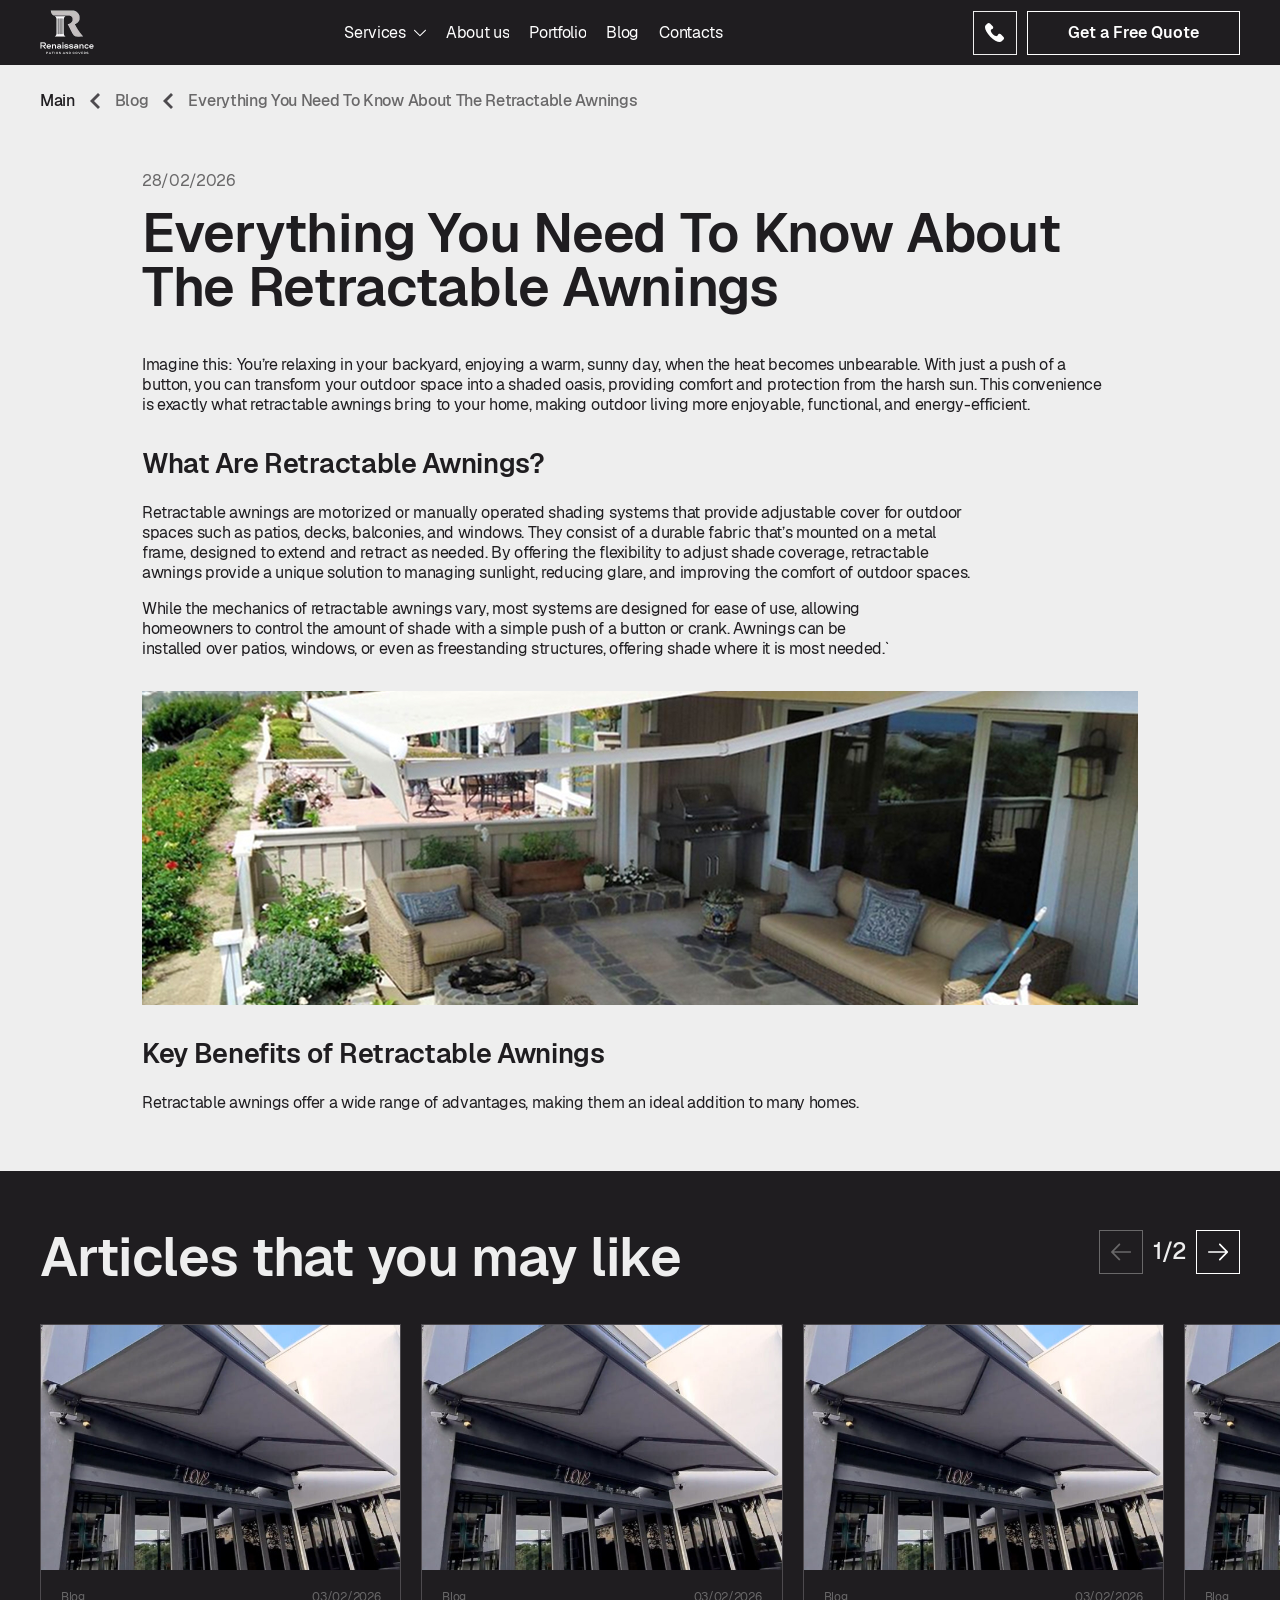
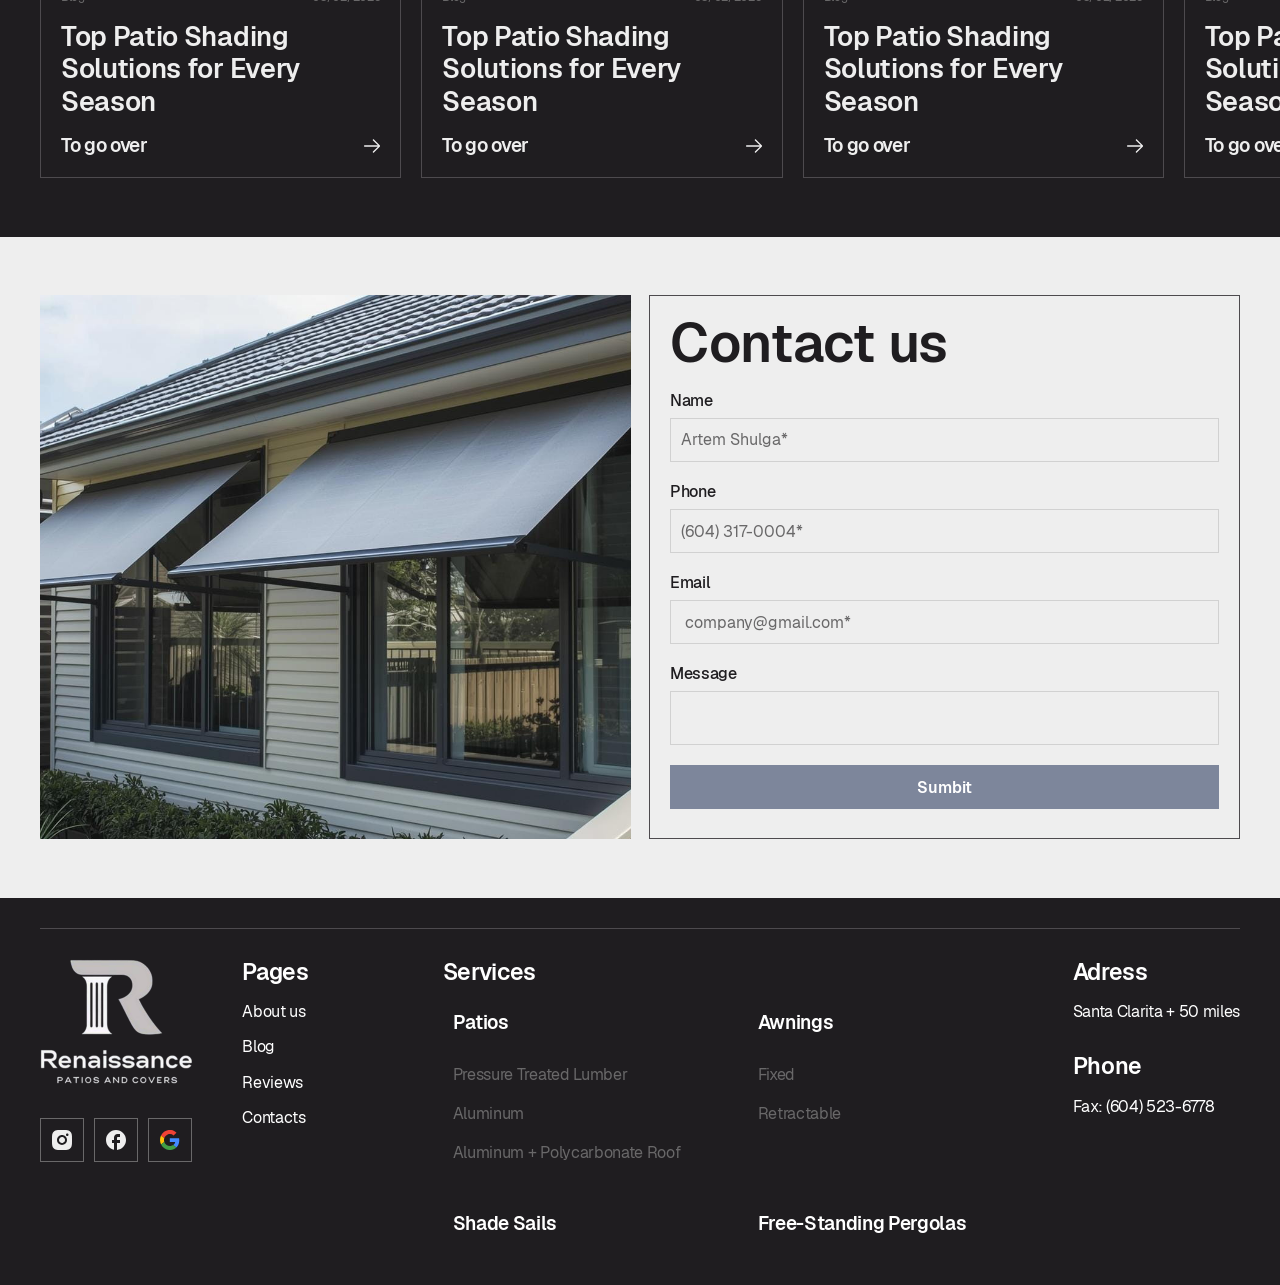
<file: article.html>
<!doctype html>
<html lang="en">
<head>
    <meta charset="UTF-8" />
    <meta name="viewport" content="width=device-width, initial-scale=1.0, viewport-fit=cover" />

    <meta name="theme-color" content="#a21c26" />
    <meta name="apple-mobile-web-app-status-bar-style" content="default">

    <title>Renaissance</title>

    <!-- FAVICONS -->
    <link rel="icon" type="image/x-icon" href="./assets/images/favicon/favicon.ico" />
    <link rel="icon" type="image/svg+xml" href="./assets/images/favicon/favicon.svg" />
    <link rel="icon" type="image/png" sizes="96x96" href="./assets/images/favicon/favicon-96x96.png" />
    <link rel="apple-touch-icon" href="./assets/images/favicon/apple-touch-icon.png" />
    <link rel="manifest" href="./assets/images/favicon/site.webmanifest" />

  <script type="module" crossorigin src="./assets/js/vendor.min.js"></script>
  <script type="module" crossorigin src="./assets/js/main.min2.js"></script>
  <link rel="stylesheet" crossorigin href="./assets/css/style.min.css">
</head>
<body>
    <div class="wrapper" id="main">
        <header class="header">
            <div class="header__container" data-anim="fade-down">
                <a href="/" class="header__logo"><img src="./assets/images/logo.png" alt="Renaissance" /></a>
        
                <div class="header__menu menu">
                    <nav class="menu__nav">
                        <ul>
                            <li class="sub-in">
                                <a href="services.html">Services
        
                                    <div class="arrow">
                                        <svg class="icon">
                                            <use href="./assets/images/sprite.svg#icon-arrow-down"></use>
                                        </svg>
                                    </div>
                                </a>
        
                                <div class="sub-list lv-2">
                                    <ul>
                                        <li>
                                            <a href="service.html">Patios</a>
        
                                            <div class="arrow-trigger">
                                                <svg class="icon">
                                                    <use href="./assets/images/sprite.svg#icon-arrow-down"></use>
                                                </svg>
                                            </div>
                                            <div class="sub-list lv-3">
                                                <button class="btn-back" type="button">
                                                    <svg class="icon">
                                                        <use href="./assets/images/sprite.svg#icon-arrow-down"></use>
                                                    </svg>
                                                    Back</button>
                                                <ul>
                                                    <li>
                                                        <a href="subservice.html">Pressure Treated Lumber</a>
                                                    </li>
                                                    <li>
                                                        <a href="subservice.html">Aluminum</a>
                                                    </li>
                                                    <li>
                                                        <a href="subservice.html">Aluminum + Polycarbonate Roof</a>
                                                    </li>
                                                </ul>
                                            </div>
                                        </li>
                                        <li>
                                            <a href="service.html"> Shade Sails</a>
                                            <div class="arrow-trigger">
                                                <svg class="icon">
                                                    <use href="./assets/images/sprite.svg#icon-arrow-down"></use>
                                                </svg>
                                            </div>
                                            <div class="sub-list lv-3">
                                                <button class="btn-back" type="button">
                                                    <svg class="icon">
                                                        <use href="./assets/images/sprite.svg#icon-arrow-down"></use>
                                                    </svg>
                                                    Back</button>
                                                <ul>
                                                    <li>
                                                        <a href="subservice.html">Fixed Shade Sails</a>
                                                    </li>
                                                    <li>
                                                        <a href="subservice.html">Retractable Shade Sails</a>
                                                    </li>
                                                </ul>
                                            </div>
                                        </li>
                                        <li>
                                            <a href="service.html">Awnings</a>
                                        </li>
                                        <li>
                                            <a href="service.html">
                                                Free-Standing Pergolas</a>
                                        </li>
                                        <li>
                                            <a href="service.html"> Additional Services</a>
                                        </li>
        
                                    </ul>
                                </div>
                            </li>
                            <li>
                                <a href="about.html">About us</a>
                            </li>
                            <li>
                                <a href="portfolio.html">Portfolio</a>
                            </li>
                            <li>
                                <a href="blog.html">Blog</a>
                            </li>
                            <li>
                                <a href="contacts.html">Contacts</a>
                            </li>
                        </ul>
                    </nav>
                </div>
        
                <div class="header__actions">
                    <a class="header__link-phone" href="tel:6045236778" aria-label="phone main">
                        <svg class="icon">
                            <use href="./assets/images/sprite.svg#icon-phone"></use>
                        </svg>
                    </a>
                    <button class="header__btn btn btn--border" type="button" data-popup-target="#contact-us">
                        Get a Free Quote
                    </button>
        
        
                    <button class="header__burger js-menu-trigger" type="button" aria-label="open menu">
                        <span></span>
                    </button>
                </div>
            </div>
        </header>
        <main class="page page--article">
            <nav class="breadcrumbs" aria-label="Breadcrumb" data-anim="fade-up">
                <div class="breadcrumbs__container">
                    <ol class="breadcrumbs__list" itemscope itemtype="https://schema.org/BreadcrumbList">
            
                        <li class="breadcrumbs__item breadcrumbs__item--main" itemprop="itemListElement" itemscope
                            itemtype="https://schema.org/ListItem">
                            <a class="breadcrumbs__link" href="/" itemprop="item">
                                <span itemprop="name">Main</span>
                            </a>
                            <meta itemprop="position" content="1" />
                        </li>
            
                        <li class="breadcrumbs__item" itemprop="itemListElement" itemscope itemtype="https://schema.org/ListItem">
                            <a class="breadcrumbs__link" href="#" itemprop="item">
                                <span itemprop="name">Blog</span>
                            </a>
                            <meta itemprop="position" content="2" />
                        </li>
            
            
                        <li class="breadcrumbs__item breadcrumbs__item--current" itemprop="itemListElement" itemscope
                            itemtype="https://schema.org/ListItem">
                            <span class="breadcrumbs__current" itemprop="name" aria-current="page"> Everything You Need To Know About The Retractable
                        Awnings</span>
                            <meta itemprop="position" content="3" />
                        </li>
            
                    </ol>
                </div>
            </nav>
            <section class="section article">
                <div class="article__container">
                    <div class="article__date" data-anim="fade-up">28/02/2026</div>
                    <h1 class="article__title title" data-anim="fade-up" data-anim-delay="0.3">Everything You Need To
                        Know About The Retractable Awnings</h1>
                    <div class="article__content editor" data-anim="fade-up" data-anim-delay="0.5">
                        <p>Imagine this: You’re relaxing in your backyard, enjoying a warm, sunny day, when the heat
                            becomes unbearable. With just a push of a button, you can transform your outdoor space into
                            a shaded oasis, providing comfort and protection from the harsh sun. This convenience is
                            exactly what retractable awnings bring to your home, making outdoor living more enjoyable,
                            functional, and energy-efficient.</p>
                        <h3>What Are Retractable Awnings?</h3>
                        <p> Retractable awnings are motorized or manually operated shading systems that provide
                            adjustable
                            cover for outdoor spaces such as patios, decks, balconies, and windows. They consist of a
                            durable fabric that’s mounted on a metal frame, designed to extend and retract as needed. By
                            offering the flexibility to adjust shade coverage, retractable awnings provide a unique
                            solution
                            to managing sunlight, reducing glare, and improving the comfort of outdoor spaces.</p>
                        <p>
                            While the mechanics of retractable awnings vary, most systems are designed for ease of use,
                            allowing homeowners to control the amount of shade with a simple push of a button or crank.
                            Awnings can be installed over patios, windows, or even as freestanding structures, offering
                            shade where it is most needed.`</p>
                        <img src="./assets/images/blog02.jpg" alt="blog">
                        <h3>Key Benefits of Retractable Awnings</h3>
                        <p>Retractable awnings offer a wide range of advantages, making them an ideal addition to many
                            homes.</p>
                    </div>
                </div>
            </section>

            <section class="section blog-slider mod-black">
                <div class="blog-slider__container">
                    <h2 class="blog-slider__title title" data-anim="fade-up">Articles that you may like</h2>
                    <div class="blog-slider__swiper">
                        <div class="swiper-wrapper" data-anim="fade-up" data-anim-delay="0.3">
                            <div class="swiper-slide">
                                <div class="item-blog">
                                    <a class="item-blog__img" href="#">
                                        <img src="./assets/images/blog.jpg" alt="blog" loading="lazy">
                                    </a>
                                    <div class="item-blog__content">
                                        <div class="item-blog__head">
                                            <div class="item-blog__rubric">Blog</div>
                                            <div class="item-blog__date">03/02/2026</div>
                                        </div>
                                        <h3 class="item-blog__title">
                                            <a href="/article.html">Top Patio Shading Solutions for Every Season</a>
                                        </h3>
                                        <a class="item-blog__link" href="/article.html">To go over

                                            <svg class="icon">
                                                <use href="./assets/images/sprite.svg#icon-arrow-next"></use>
                                            </svg>
                                        </a>
                                    </div>
                                </div>
                            </div>
                            <div class="swiper-slide">
                                <div class="item-blog">
                                    <a class="item-blog__img" href="#">
                                        <img src="./assets/images/blog.jpg" alt="blog" loading="lazy">
                                    </a>
                                    <div class="item-blog__content">
                                        <div class="item-blog__head">
                                            <div class="item-blog__rubric">Blog</div>
                                            <div class="item-blog__date">03/02/2026</div>
                                        </div>
                                        <h3 class="item-blog__title">
                                            <a href="/article.html">Top Patio Shading Solutions for Every Season</a>
                                        </h3>
                                        <a class="item-blog__link" href="/article.html">To go over

                                            <svg class="icon">
                                                <use href="./assets/images/sprite.svg#icon-arrow-next"></use>
                                            </svg>
                                        </a>
                                    </div>
                                </div>
                            </div>
                            <div class="swiper-slide">
                                <div class="item-blog">
                                    <a class="item-blog__img" href="#">
                                        <img src="./assets/images/blog.jpg" alt="blog" loading="lazy">
                                    </a>
                                    <div class="item-blog__content">
                                        <div class="item-blog__head">
                                            <div class="item-blog__rubric">Blog</div>
                                            <div class="item-blog__date">03/02/2026</div>
                                        </div>
                                        <h3 class="item-blog__title">
                                            <a href="/article.html">Top Patio Shading Solutions for Every Season</a>
                                        </h3>
                                        <a class="item-blog__link" href="/article.html">To go over

                                            <svg class="icon">
                                                <use href="./assets/images/sprite.svg#icon-arrow-next"></use>
                                            </svg>
                                        </a>
                                    </div>
                                </div>
                            </div>
                            <div class="swiper-slide">
                                <div class="item-blog">
                                    <a class="item-blog__img" href="#">
                                        <img src="./assets/images/blog.jpg" alt="blog" loading="lazy">
                                    </a>
                                    <div class="item-blog__content">
                                        <div class="item-blog__head">
                                            <div class="item-blog__rubric">Blog</div>
                                            <div class="item-blog__date">03/02/2026</div>
                                        </div>
                                        <h3 class="item-blog__title">
                                            <a href="/article.html">Top Patio Shading Solutions for Every Season</a>
                                        </h3>
                                        <a class="item-blog__link" href="/article.html">To go over

                                            <svg class="icon">
                                                <use href="./assets/images/sprite.svg#icon-arrow-next"></use>
                                            </svg>
                                        </a>
                                    </div>
                                </div>
                            </div>
                        </div>
                        <div class="swiper-nav" data-anim="fade-up">
                            <div class="swiper-button-prev">
                                <svg class="icon">
                                    <use href="./assets/images/sprite.svg#icon-arrow-prev"></use>
                                </svg>
                            </div>
                            <div class="swiper-pagination"></div>
                            <div class="swiper-button-next">
                                <svg class="icon">
                                    <use href="./assets/images/sprite.svg#icon-arrow-next"></use>
                                </svg>
                            </div>
                        </div>
                    </div>
                </div>
            </section>

            <!-- Block Form -->
            <section class="section block-form">
                <div class="block-form__container">
                    <div class="block-form__img" data-anim="fade-left" data-anim-delay="0.3">
                        <img src="./assets/images/contacts02.jpg" alt="contacts" loading="lazy">
                    </div>
                    <div class="block-form__content" data-anim="fade-right" data-anim-delay="0.5">
                        <h2 class="block-form__title title">Contact us</h2>
                        <form action="">
                            <div class="form-group">
                                <label class="form-label" for="name">Name</label>
                                <input class="form-input" type="text" name="" id="name" required
                                    placeholder="Artem Shulga*">
                            </div>
                            <div class="form-group">
                                <label class="form-label" for="phone">Phone</label>
                                <input class="form-input" type="phone" name="" id="phone" required
                                    placeholder="(604) 317-0004*">
                            </div>

                            <div class="form-group">
                                <label class="form-label" for="email">Email</label>
                                <input class="form-input" type="email" name="" id="email" required
                                    placeholder=" company@gmail.com*">
                            </div>


                            <div class="form-group">
                                <label class="form-label" for="message">Message</label>
                                <textarea class="form-input" name="" id="message"></textarea>
                            </div>
                            <button class="btn-form btn" type="submit">Sumbit</button>
                        </form>
                    </div>
                </div>
            </section>

        </main>

        <footer class="footer">
            <div class="footer__container">
                <div class="footer__row">
                    <div class="footer__col">
                        <a href="/" class="footer__logo"><img src="./assets/images/logo-footer.png" alt="Renaissance" /></a>
        
                        <div class="footer__social social">
                            <ul class="social__list">
                                <li class="social__item">
                                    <a href="#" class="social__link" aria-label="Instagram" target="_blank" rel="noopener">
                                        <svg width="20" height="20" viewBox="0 0 20 20" fill="none"
                                            xmlns="http://www.w3.org/2000/svg">
                                            <path
                                                d="M11.0286 6.13588e-07C12.1536 0.00300068 12.7246 0.00900071 13.2176 0.0230007L13.4116 0.0300007C13.6356 0.0380007 13.8566 0.0480007 14.1236 0.0600007C15.1876 0.110001 15.9136 0.278001 16.5506 0.525001C17.2106 0.779001 17.7666 1.123 18.3226 1.678C18.8313 2.17773 19.2248 2.78247 19.4756 3.45C19.7226 4.087 19.8906 4.813 19.9406 5.878C19.9526 6.144 19.9626 6.365 19.9706 6.59L19.9766 6.784C19.9916 7.276 19.9976 7.847 19.9996 8.972L20.0006 9.718L20.0006 11.028C20.003 11.7574 19.9953 12.4868 19.9776 13.216L19.9716 13.41C19.9636 13.635 19.9536 13.856 19.9416 14.122C19.8916 15.187 19.7216 15.912 19.4756 16.55C19.2248 17.2175 18.8313 17.8223 18.3226 18.322C17.8228 18.8307 17.2181 19.2242 16.5506 19.475C15.9136 19.722 15.1876 19.89 14.1236 19.94L13.4116 19.97L13.2176 19.976C12.7246 19.99 12.1536 19.997 11.0286 19.999L10.2826 20L8.97357 20C8.24383 20.0026 7.51409 19.9949 6.78457 19.977L6.59057 19.971C6.35318 19.962 6.11584 19.9517 5.87857 19.94C4.81457 19.89 4.08857 19.722 3.45057 19.475C2.7834 19.2241 2.17901 18.8306 1.67957 18.322C1.17051 17.8224 0.776677 17.2176 0.525568 16.55C0.278568 15.913 0.110568 15.187 0.060568 14.122L0.030568 13.41L0.0255682 13.216C0.00713424 12.4868 -0.00119995 11.7574 0.000568183 11.028L0.000568298 8.972C-0.00219956 8.2426 0.0051346 7.5132 0.0225685 6.784L0.0295685 6.59C0.0375685 6.365 0.0475685 6.144 0.0595685 5.878C0.109569 4.813 0.277569 4.088 0.524569 3.45C0.776263 2.7822 1.17079 2.17744 1.68057 1.678C2.17972 1.16955 2.78376 0.776074 3.45057 0.525C4.08857 0.278 4.81357 0.11 5.87857 0.0600003C6.14457 0.0480003 6.36657 0.0380003 6.59057 0.0300003L6.78457 0.0240003C7.51376 0.00623312 8.24316 -0.00143424 8.97257 0.00100043L11.0286 6.13588e-07ZM10.0006 5C8.67449 5 7.40272 5.52678 6.46503 6.46447C5.52735 7.40215 5.00057 8.67392 5.00057 10C5.00057 11.3261 5.52735 12.5979 6.46503 13.5355C7.40272 14.4732 8.67449 15 10.0006 15C11.3266 15 12.5984 14.4732 13.5361 13.5355C14.4738 12.5979 15.0006 11.3261 15.0006 10C15.0006 8.67392 14.4738 7.40215 13.5361 6.46447C12.5984 5.52678 11.3267 5 10.0006 5ZM10.0006 7C10.3945 6.99993 10.7847 7.07747 11.1487 7.22817C11.5127 7.37887 11.8434 7.5998 12.122 7.87833C12.4007 8.15686 12.6217 8.48754 12.7725 8.85149C12.9233 9.21544 13.001 9.60554 13.0011 9.9995C13.0011 10.3935 12.9236 10.7836 12.7729 11.1476C12.6222 11.5116 12.4013 11.8423 12.1227 12.121C11.8442 12.3996 11.5135 12.6206 11.1496 12.7714C10.7856 12.9223 10.3955 12.9999 10.0016 13C9.20592 13 8.44286 12.6839 7.88025 12.1213C7.31764 11.5587 7.00157 10.7956 7.00157 10C7.00157 9.20435 7.31764 8.44129 7.88025 7.87868C8.44286 7.31607 9.20592 7 10.0016 7M15.2516 3.5C14.92 3.5 14.6021 3.6317 14.3677 3.86612C14.1333 4.10054 14.0016 4.41848 14.0016 4.75C14.0016 5.08152 14.1333 5.39946 14.3677 5.63388C14.6021 5.8683 14.92 6 15.2516 6C15.5831 6 15.901 5.8683 16.1355 5.63388C16.3699 5.39946 16.5016 5.08152 16.5016 4.75C16.5016 4.41848 16.3699 4.10054 16.1355 3.86612C15.901 3.6317 15.5831 3.5 15.2516 3.5Z"
                                                fill="#EEEEEE" />
                                        </svg>
                                    </a>
                                </li>
                                <li class="social__item">
                                    <a href="#" class="social__link" aria-label="Facebook" target="_blank" rel="noopener">
                                        <svg width="20" height="20" viewBox="0 0 20 20" fill="none"
                                            xmlns="http://www.w3.org/2000/svg">
                                            <path
                                                d="M20 10C20 4.48 15.52 8.63475e-07 10 5.56363e-07C4.48 2.4925e-07 -2.4925e-07 4.48 -5.56363e-07 10C-8.25642e-07 14.84 3.44 18.87 8 19.8L8 13L6 13L6 10L8 10L8 7.5C8 5.57 9.57 4 11.5 4L14 4L14 7L12 7C11.45 7 11 7.45 11 8L11 10L14 10L14 13L11 13L11 19.95C16.05 19.45 20 15.19 20 10Z"
                                                fill="#EEEEEE" />
                                        </svg>
                                    </a>
                                </li>
                                <li class="social__item">
                                    <a href="#" class="social__link" aria-label="Google" target="_blank" rel="noopener">
                                        <svg width="21" height="21" viewBox="0 0 21 21" fill="none"
                                            xmlns="http://www.w3.org/2000/svg">
                                            <path opacity="0.987" fill-rule="evenodd" clip-rule="evenodd"
                                                d="M8.93887 0.0911254C10.0264 -0.0303745 10.6699 -0.0303745 11.8384 0.0911256C13.9068 0.397268 15.8242 1.35335 17.3134 2.82113C16.3071 3.77233 15.314 4.73742 14.3344 5.71613C12.4584 4.12613 10.3644 3.75913 8.05236 4.61513C6.35636 5.39513 5.17536 6.65913 4.50936 8.40713C3.42102 7.59687 2.34686 6.76774 1.28736 5.92013C1.21373 5.88137 1.12964 5.86718 1.04736 5.87962C2.73036 2.63463 5.36037 0.704625 8.93737 0.0896254"
                                                fill="#F44336" />
                                            <path opacity="0.997" fill-rule="evenodd" clip-rule="evenodd"
                                                d="M1.04438 5.87978C1.12938 5.86678 1.20988 5.88028 1.28588 5.92028C2.34538 6.7679 3.41954 7.59703 4.50788 8.40728C4.33662 9.08837 4.22866 9.78383 4.18538 10.4848C4.22238 11.1628 4.32988 11.8283 4.50788 12.4813L1.12538 15.1738C-0.347621 12.0958 -0.374621 8.99778 1.04438 5.87978Z"
                                                fill="#FFC107" />
                                            <path opacity="0.999" fill-rule="evenodd" clip-rule="evenodd"
                                                d="M17.1529 18.4346C16.0996 17.5058 14.997 16.6345 13.8499 15.8246C14.9999 15.0126 15.6979 13.8986 15.9439 12.4826L10.3084 12.4826L10.3084 8.56911C13.5584 8.54211 16.8069 8.56961 20.0539 8.65162C20.6699 11.9966 19.9584 15.0126 17.9194 17.6996C17.6769 17.9573 17.4201 18.2027 17.1529 18.4346Z"
                                                fill="#448AFF" />
                                            <path opacity="0.993" fill-rule="evenodd" clip-rule="evenodd"
                                                d="M4.50787 12.4824C5.73787 15.5394 7.99287 16.9664 11.2729 16.7634C12.1936 16.6568 13.0764 16.3352 13.8499 15.8244C14.9979 16.6364 16.0989 17.5064 17.1529 18.4344C15.4828 19.9351 13.3535 20.8255 11.1124 20.9604C10.6032 21.0011 10.0916 21.0011 9.58237 20.9604C5.76437 20.5104 2.94537 18.5814 1.12537 15.1734L4.50787 12.4824Z"
                                                fill="#43A047" />
                                        </svg>
        
                                    </a>
                                </li>
                            </ul>
                        </div>
                    </div>
                    <div class="footer__col">
                        <nav class="footer__nav">
                            <h2 class="footer__title">Pages</h2>
                            <ul class="footer__list">
                                <li class="footer__item">
                                    <a class="footer__link" href="#">About us</a>
                                </li>
                                <li class="footer__item">
                                    <a class="footer__link" href="#">Blog</a>
                                </li>
                                <li class="footer__item">
                                    <a class="footer__link" href="#">Reviews</a>
                                </li>
                                <li class="footer__item">
                                    <a class="footer__link" href="#">Contacts</a>
                                </li>
                            </ul>
                        </nav>
                    </div>
                    <div class="footer__col">
                        <h2 class="footer__title">Services</h2>
                        <ul class="footer__services">
                            <li class="footer__item">
                                <a class="footer__link" href="#">Patios</a>
                                <ul class="footer__sub-list">
                                    <li class="footer__item">
                                        <a class="footer__link" href="#">Pressure Treated Lumber</a>
                                    </li>
                                    <li class="footer__item">
                                        <a class="footer__link" href="#">Aluminum</a>
                                    </li>
                                    <li class="footer__item">
                                        <a class="footer__link" href="#">Aluminum + Polycarbonate Roof</a>
                                    </li>
                                </ul>
                            </li>
                            <li class="footer__item">
                                <a class="footer__link" href="#">Awnings</a>
                                <ul class="footer__sub-list">
                                    <li class="footer__item">
                                        <a class="footer__link" href="#">Fixed</a>
                                    </li>
                                    <li class="footer__item">
                                        <a class="footer__link" href="#">Retractable</a>
                                    </li>
                                </ul>
                            </li>
                            <li class="footer__item">
                                <a class="footer__link" href="#">Shade Sails</a>
                            </li>
                            <li class="footer__item">
                                <a class="footer__link" href="#">Free-Standing Pergolas</a>
                            </li>
                        </ul>
                    </div>
                    <div class="footer__col">
                        <div class="footer__contacts">
                            <div class="footer__contacts-item">
                                <h2 class="footer__title">Adress</h2>
                                <a href="#" class="footer__link">Santa Clarita + 50 miles</a>
                            </div>
                            <div class="footer__contacts-item">
                                <h2 class="footer__title">Phone</h2>
                                <a href="tel:6045236778" class="footer__link">Fax: (604) 523-6778</a>
                            </div>
                        </div>
                    </div>
                </div>
            </div>
        </footer>    </div>
    <div id="contact-us" class="popup" aria-hidden="true">
        <div class="popup__wrapper">
            <div class="popup__content">
                <div class="popup__body">
                    <button class="popup__close" data-close-popup aria-label="Закрити" type="button"></button>
                    <h2 class="popup__title title">Contact Us</h2>
    
                    <form action="">
                        <div class="form-group">
                            <label class="form-label" for="name">Name</label>
                            <input class="form-input" type="text" name="" id="name" required placeholder="Artem Shulga*">
                        </div>
                        <div class="form-group">
                            <label class="form-label" for="phone">Phone</label>
                            <input class="form-input" type="phone" name="" id="phone" required
                                placeholder="(604) 317-0004*">
                        </div>
    
                        <div class="form-group">
                            <label class="form-label" for="email">Email</label>
                            <input class="form-input" type="email" name="" id="email" required
                                placeholder=" company@gmail.com*">
                        </div>
    
    
                        <div class="form-group">
                            <label class="form-label" for="message">Message</label>
                            <textarea class="form-input" name="" id="message"></textarea>
                        </div>
                        <button class="btn-form btn" type="submit">Sumbit</button>
                    </form>
                </div>
            </div>
        </div>
    </div>
    
    <div id="popup-success" class="popup" aria-hidden="true">
        <div class="popup__wrapper">
    
            <div class="popup__content">
                <button class="popup__close close-popup" data-close-popup aria-label="Close" type="button"></button>
    
                <div class="popup__body">
                    <h2 class="popup__title">
                        Дякуємо!
                    </h2>
                    <div class="popup__text">
                        <p>Ми звʼяжемось з вами протягом 24 годин</p>
                    </div>
                    <button class="btn" type="button" data-close-popup>Ок
                    </button>
                </div>
            </div>
        </div>
    </div></body>

</html>
</file>
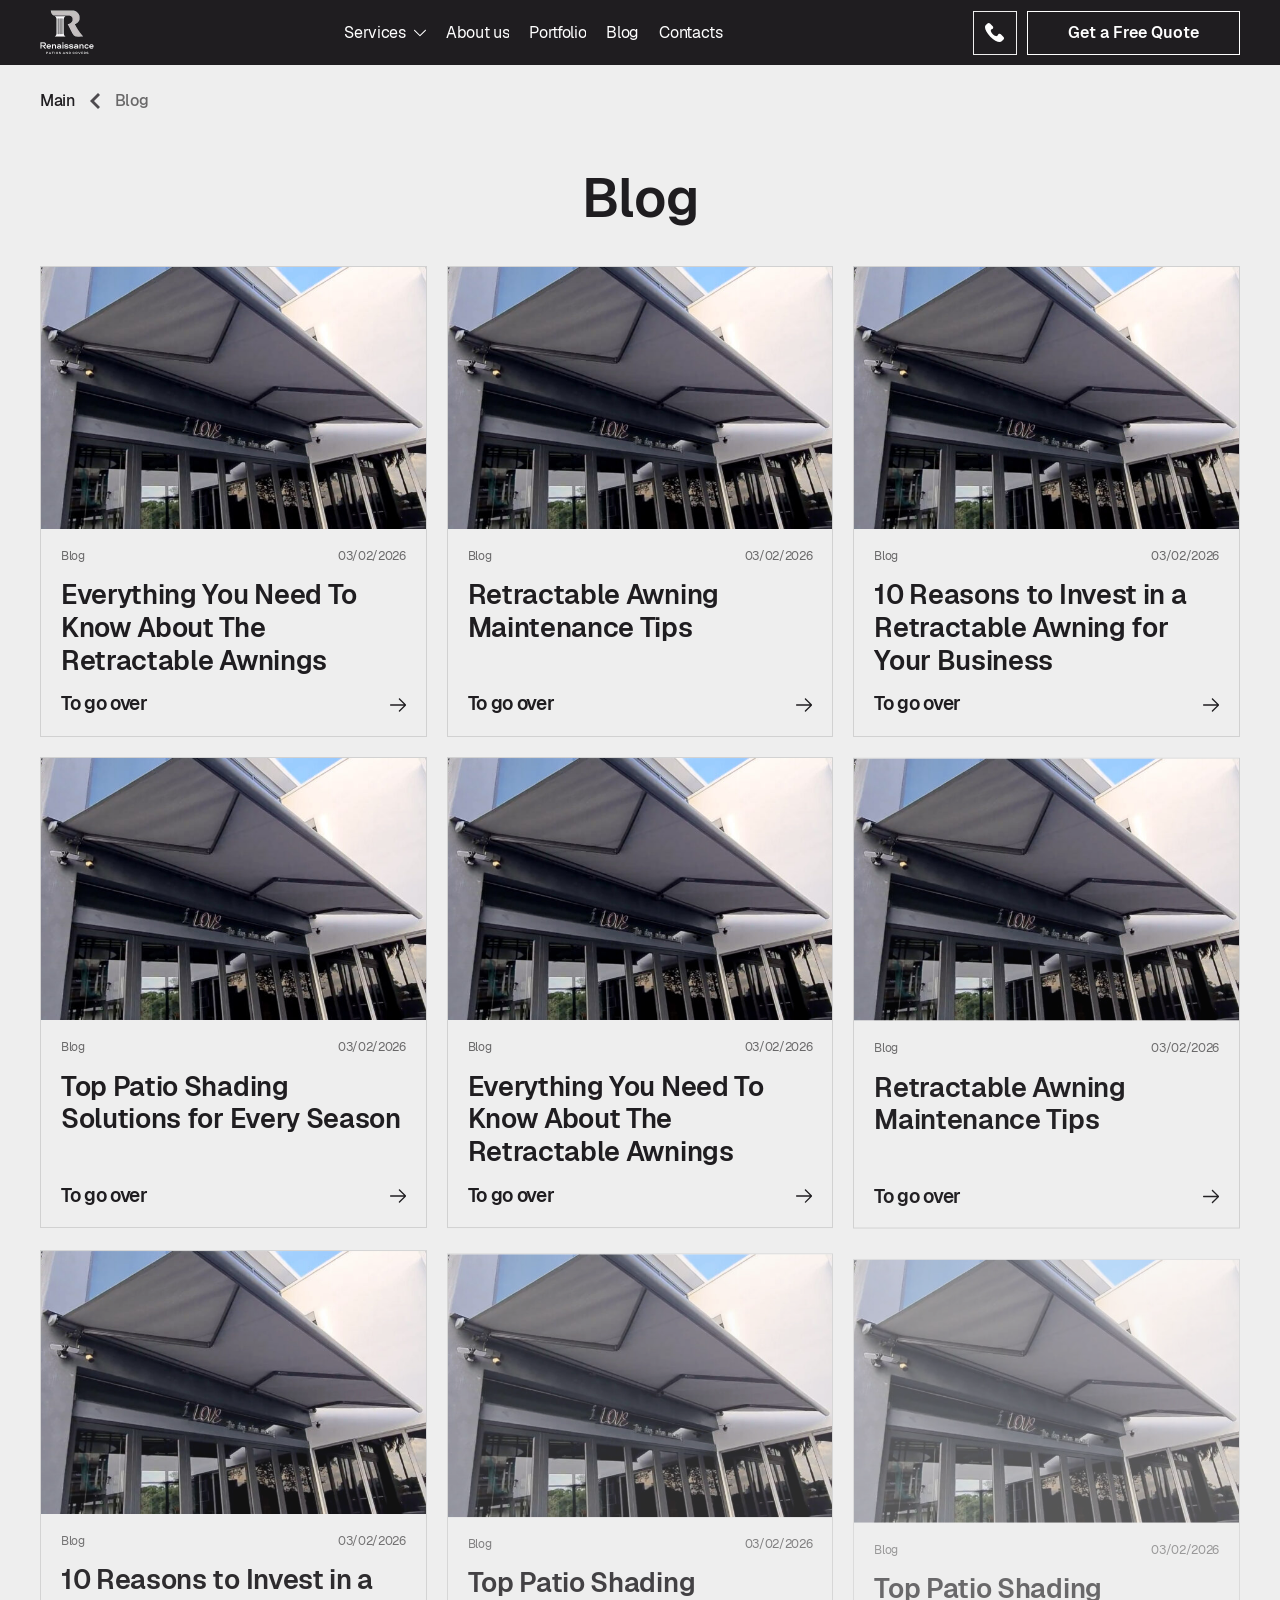
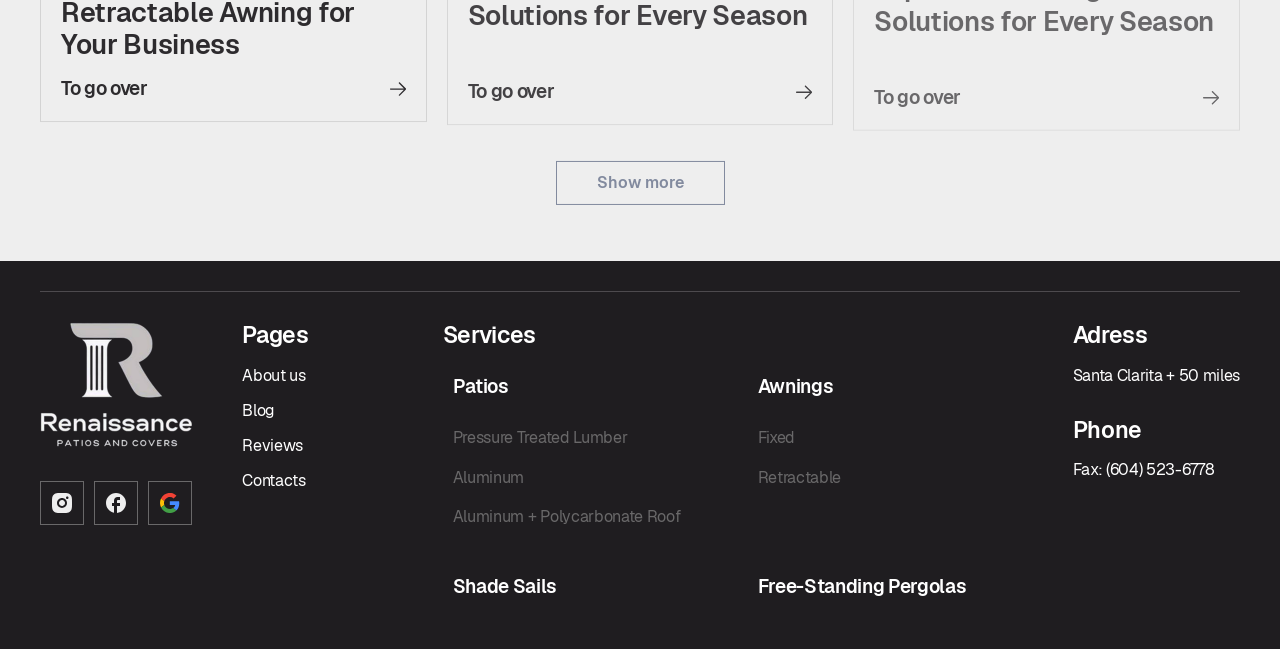
<file: blog.html>
<!doctype html>
<html lang="en">
<head>
    <meta charset="UTF-8" />
    <meta name="viewport" content="width=device-width, initial-scale=1.0, viewport-fit=cover" />

    <meta name="theme-color" content="#a21c26" />
    <meta name="apple-mobile-web-app-status-bar-style" content="default">

    <title>Renaissance</title>

    <!-- FAVICONS -->
    <link rel="icon" type="image/x-icon" href="./assets/images/favicon/favicon.ico" />
    <link rel="icon" type="image/svg+xml" href="./assets/images/favicon/favicon.svg" />
    <link rel="icon" type="image/png" sizes="96x96" href="./assets/images/favicon/favicon-96x96.png" />
    <link rel="apple-touch-icon" href="./assets/images/favicon/apple-touch-icon.png" />
    <link rel="manifest" href="./assets/images/favicon/site.webmanifest" />

  <script type="module" crossorigin src="./assets/js/vendor.min.js"></script>
  <script type="module" crossorigin src="./assets/js/main.min2.js"></script>
  <link rel="stylesheet" crossorigin href="./assets/css/style.min.css">
</head>
<body>
    <div class="wrapper" id="main">
        <header class="header">
            <div class="header__container" data-anim="fade-down">
                <a href="/" class="header__logo"><img src="./assets/images/logo.png" alt="Renaissance" /></a>
        
                <div class="header__menu menu">
                    <nav class="menu__nav">
                        <ul>
                            <li class="sub-in">
                                <a href="services.html">Services
        
                                    <div class="arrow">
                                        <svg class="icon">
                                            <use href="./assets/images/sprite.svg#icon-arrow-down"></use>
                                        </svg>
                                    </div>
                                </a>
        
                                <div class="sub-list lv-2">
                                    <ul>
                                        <li>
                                            <a href="service.html">Patios</a>
        
                                            <div class="arrow-trigger">
                                                <svg class="icon">
                                                    <use href="./assets/images/sprite.svg#icon-arrow-down"></use>
                                                </svg>
                                            </div>
                                            <div class="sub-list lv-3">
                                                <button class="btn-back" type="button">
                                                    <svg class="icon">
                                                        <use href="./assets/images/sprite.svg#icon-arrow-down"></use>
                                                    </svg>
                                                    Back</button>
                                                <ul>
                                                    <li>
                                                        <a href="subservice.html">Pressure Treated Lumber</a>
                                                    </li>
                                                    <li>
                                                        <a href="subservice.html">Aluminum</a>
                                                    </li>
                                                    <li>
                                                        <a href="subservice.html">Aluminum + Polycarbonate Roof</a>
                                                    </li>
                                                </ul>
                                            </div>
                                        </li>
                                        <li>
                                            <a href="service.html"> Shade Sails</a>
                                            <div class="arrow-trigger">
                                                <svg class="icon">
                                                    <use href="./assets/images/sprite.svg#icon-arrow-down"></use>
                                                </svg>
                                            </div>
                                            <div class="sub-list lv-3">
                                                <button class="btn-back" type="button">
                                                    <svg class="icon">
                                                        <use href="./assets/images/sprite.svg#icon-arrow-down"></use>
                                                    </svg>
                                                    Back</button>
                                                <ul>
                                                    <li>
                                                        <a href="subservice.html">Fixed Shade Sails</a>
                                                    </li>
                                                    <li>
                                                        <a href="subservice.html">Retractable Shade Sails</a>
                                                    </li>
                                                </ul>
                                            </div>
                                        </li>
                                        <li>
                                            <a href="service.html">Awnings</a>
                                        </li>
                                        <li>
                                            <a href="service.html">
                                                Free-Standing Pergolas</a>
                                        </li>
                                        <li>
                                            <a href="service.html"> Additional Services</a>
                                        </li>
        
                                    </ul>
                                </div>
                            </li>
                            <li>
                                <a href="about.html">About us</a>
                            </li>
                            <li>
                                <a href="portfolio.html">Portfolio</a>
                            </li>
                            <li>
                                <a href="blog.html">Blog</a>
                            </li>
                            <li>
                                <a href="contacts.html">Contacts</a>
                            </li>
                        </ul>
                    </nav>
                </div>
        
                <div class="header__actions">
                    <a class="header__link-phone" href="tel:6045236778" aria-label="phone main">
                        <svg class="icon">
                            <use href="./assets/images/sprite.svg#icon-phone"></use>
                        </svg>
                    </a>
                    <button class="header__btn btn btn--border" type="button" data-popup-target="#contact-us">
                        Get a Free Quote
                    </button>
        
        
                    <button class="header__burger js-menu-trigger" type="button" aria-label="open menu">
                        <span></span>
                    </button>
                </div>
            </div>
        </header>
        <main class="page page--blog">
            <nav class="breadcrumbs" aria-label="Breadcrumb" data-anim="fade-up">
                <div class="breadcrumbs__container">
                    <ol class="breadcrumbs__list" itemscope itemtype="https://schema.org/BreadcrumbList">
            
                        <li class="breadcrumbs__item breadcrumbs__item--main" itemprop="itemListElement" itemscope
                            itemtype="https://schema.org/ListItem">
                            <a class="breadcrumbs__link" href="/" itemprop="item">
                                <span itemprop="name">Main</span>
                            </a>
                            <meta itemprop="position" content="1" />
                        </li>
            
            
            
                        <li class="breadcrumbs__item breadcrumbs__item--current" itemprop="itemListElement" itemscope
                            itemtype="https://schema.org/ListItem">
                            <span class="breadcrumbs__current" itemprop="name" aria-current="page"> Blog</span>
                            <meta itemprop="position" content="2" />
                        </li>
            
                    </ol>
                </div>
            </nav>

            <!-- Blog -->
            <section class="section blog">
                <div class="blog__container">
                    <h2 class="blog__title title" data-anim="fade-up">Blog</h2>
                    <ul class="blog__list" id="js-blog-list" data-anim-stagger="true">
                        <li class="blog__item item-blog">
                            <a class="item-blog__img" href="#">
                                <img src="./assets/images/blog.jpg" alt="blog" loading="lazy">
                            </a>
                            <div class="item-blog__content">
                                <div class="item-blog__head">
                                    <div class="item-blog__rubric">Blog</div>
                                    <div class="item-blog__date">03/02/2026</div>
                                </div>
                                <h3 class="item-blog__title">
                                    <a href="/article.html">Everything You Need To Know About The Retractable
                                        Awnings</a>
                                </h3>
                                <a class="item-blog__link" href="/article.html">To go over

                                    <svg class="icon">
                                        <use href="./assets/images/sprite.svg#icon-arrow-next"></use>
                                    </svg>
                                </a>
                            </div>
                        </li>
                        <li class="blog__item item-blog">
                            <a class="item-blog__img" href="#">
                                <img src="./assets/images/blog.jpg" alt="blog" loading="lazy">
                            </a>
                            <div class="item-blog__content">
                                <div class="item-blog__head">
                                    <div class="item-blog__rubric">Blog</div>
                                    <div class="item-blog__date">03/02/2026</div>
                                </div>
                                <h3 class="item-blog__title">
                                    <a href="/article.html">Retractable Awning Maintenance Tips</a>
                                </h3>
                                <a class="item-blog__link" href="/article.html">To go over

                                    <svg class="icon">
                                        <use href="./assets/images/sprite.svg#icon-arrow-next"></use>
                                    </svg>
                                </a>
                            </div>
                        </li>
                        <li class="blog__item item-blog">
                            <a class="item-blog__img" href="#">
                                <img src="./assets/images/blog.jpg" alt="blog" loading="lazy">
                            </a>
                            <div class="item-blog__content">
                                <div class="item-blog__head">
                                    <div class="item-blog__rubric">Blog</div>
                                    <div class="item-blog__date">03/02/2026</div>
                                </div>
                                <h3 class="item-blog__title">
                                    <a href="/article.html">10 Reasons to Invest in a Retractable Awning for Your
                                        Business</a>
                                </h3>
                                <a class="item-blog__link" href="/article.html">To go over

                                    <svg class="icon">
                                        <use href="./assets/images/sprite.svg#icon-arrow-next"></use>
                                    </svg>
                                </a>
                            </div>
                        </li>
                        <li class="blog__item item-blog">
                            <a class="item-blog__img" href="#">
                                <img src="./assets/images/blog.jpg" alt="blog" loading="lazy">
                            </a>
                            <div class="item-blog__content">
                                <div class="item-blog__head">
                                    <div class="item-blog__rubric">Blog</div>
                                    <div class="item-blog__date">03/02/2026</div>
                                </div>
                                <h3 class="item-blog__title">
                                    <a href="/article.html">Top Patio Shading Solutions for Every Season</a>
                                </h3>
                                <a class="item-blog__link" href="/article.html">To go over

                                    <svg class="icon">
                                        <use href="./assets/images/sprite.svg#icon-arrow-next"></use>
                                    </svg>
                                </a>
                            </div>
                        </li>
                        <li class="blog__item item-blog">
                            <a class="item-blog__img" href="#">
                                <img src="./assets/images/blog.jpg" alt="blog" loading="lazy">
                            </a>
                            <div class="item-blog__content">
                                <div class="item-blog__head">
                                    <div class="item-blog__rubric">Blog</div>
                                    <div class="item-blog__date">03/02/2026</div>
                                </div>
                                <h3 class="item-blog__title">
                                    <a href="/article.html">Everything You Need To Know About The Retractable
                                        Awnings</a>
                                </h3>
                                <a class="item-blog__link" href="/article.html">To go over

                                    <svg class="icon">
                                        <use href="./assets/images/sprite.svg#icon-arrow-next"></use>
                                    </svg>
                                </a>
                            </div>
                        </li>
                        <li class="blog__item item-blog">
                            <a class="item-blog__img" href="#">
                                <img src="./assets/images/blog.jpg" alt="blog" loading="lazy">
                            </a>
                            <div class="item-blog__content">
                                <div class="item-blog__head">
                                    <div class="item-blog__rubric">Blog</div>
                                    <div class="item-blog__date">03/02/2026</div>
                                </div>
                                <h3 class="item-blog__title">
                                    <a href="/article.html">Retractable Awning Maintenance Tips</a>
                                </h3>
                                <a class="item-blog__link" href="/article.html">To go over

                                    <svg class="icon">
                                        <use href="./assets/images/sprite.svg#icon-arrow-next"></use>
                                    </svg>
                                </a>
                            </div>
                        </li>
                        <li class="blog__item item-blog">
                            <a class="item-blog__img" href="#">
                                <img src="./assets/images/blog.jpg" alt="blog" loading="lazy">
                            </a>
                            <div class="item-blog__content">
                                <div class="item-blog__head">
                                    <div class="item-blog__rubric">Blog</div>
                                    <div class="item-blog__date">03/02/2026</div>
                                </div>
                                <h3 class="item-blog__title">
                                    <a href="/article.html">10 Reasons to Invest in a Retractable Awning for Your
                                        Business</a>
                                </h3>
                                <a class="item-blog__link" href="/article.html">To go over

                                    <svg class="icon">
                                        <use href="./assets/images/sprite.svg#icon-arrow-next"></use>
                                    </svg>
                                </a>
                            </div>
                        </li>
                        <li class="blog__item item-blog">
                            <a class="item-blog__img" href="#">
                                <img src="./assets/images/blog.jpg" alt="blog" loading="lazy">
                            </a>
                            <div class="item-blog__content">
                                <div class="item-blog__head">
                                    <div class="item-blog__rubric">Blog</div>
                                    <div class="item-blog__date">03/02/2026</div>
                                </div>
                                <h3 class="item-blog__title">
                                    <a href="/article.html">Top Patio Shading Solutions for Every Season</a>
                                </h3>
                                <a class="item-blog__link" href="/article.html">To go over

                                    <svg class="icon">
                                        <use href="./assets/images/sprite.svg#icon-arrow-next"></use>
                                    </svg>
                                </a>
                            </div>
                        </li>
                        <li class="blog__item item-blog">
                            <a class="item-blog__img" href="#">
                                <img src="./assets/images/blog.jpg" alt="blog" loading="lazy">
                            </a>
                            <div class="item-blog__content">
                                <div class="item-blog__head">
                                    <div class="item-blog__rubric">Blog</div>
                                    <div class="item-blog__date">03/02/2026</div>
                                </div>
                                <h3 class="item-blog__title">
                                    <a href="/article.html">Top Patio Shading Solutions for Every Season</a>
                                </h3>
                                <a class="item-blog__link" href="/article.html">To go over

                                    <svg class="icon">
                                        <use href="./assets/images/sprite.svg#icon-arrow-next"></use>
                                    </svg>
                                </a>
                            </div>
                        </li>
                    </ul>

                    <div class="blog__bottom" data-anim="fade-up" data-anim-delay="0.3">
                        <button class="btn btn--accent js-btn-show-more-list" type="button" data-current="1"
                            data-max="5">
                            Show more</button>
                    </div>
                </div>
            </section>

        </main>

        <footer class="footer">
            <div class="footer__container">
                <div class="footer__row">
                    <div class="footer__col">
                        <a href="/" class="footer__logo"><img src="./assets/images/logo-footer.png" alt="Renaissance" /></a>
        
                        <div class="footer__social social">
                            <ul class="social__list">
                                <li class="social__item">
                                    <a href="#" class="social__link" aria-label="Instagram" target="_blank" rel="noopener">
                                        <svg width="20" height="20" viewBox="0 0 20 20" fill="none"
                                            xmlns="http://www.w3.org/2000/svg">
                                            <path
                                                d="M11.0286 6.13588e-07C12.1536 0.00300068 12.7246 0.00900071 13.2176 0.0230007L13.4116 0.0300007C13.6356 0.0380007 13.8566 0.0480007 14.1236 0.0600007C15.1876 0.110001 15.9136 0.278001 16.5506 0.525001C17.2106 0.779001 17.7666 1.123 18.3226 1.678C18.8313 2.17773 19.2248 2.78247 19.4756 3.45C19.7226 4.087 19.8906 4.813 19.9406 5.878C19.9526 6.144 19.9626 6.365 19.9706 6.59L19.9766 6.784C19.9916 7.276 19.9976 7.847 19.9996 8.972L20.0006 9.718L20.0006 11.028C20.003 11.7574 19.9953 12.4868 19.9776 13.216L19.9716 13.41C19.9636 13.635 19.9536 13.856 19.9416 14.122C19.8916 15.187 19.7216 15.912 19.4756 16.55C19.2248 17.2175 18.8313 17.8223 18.3226 18.322C17.8228 18.8307 17.2181 19.2242 16.5506 19.475C15.9136 19.722 15.1876 19.89 14.1236 19.94L13.4116 19.97L13.2176 19.976C12.7246 19.99 12.1536 19.997 11.0286 19.999L10.2826 20L8.97357 20C8.24383 20.0026 7.51409 19.9949 6.78457 19.977L6.59057 19.971C6.35318 19.962 6.11584 19.9517 5.87857 19.94C4.81457 19.89 4.08857 19.722 3.45057 19.475C2.7834 19.2241 2.17901 18.8306 1.67957 18.322C1.17051 17.8224 0.776677 17.2176 0.525568 16.55C0.278568 15.913 0.110568 15.187 0.060568 14.122L0.030568 13.41L0.0255682 13.216C0.00713424 12.4868 -0.00119995 11.7574 0.000568183 11.028L0.000568298 8.972C-0.00219956 8.2426 0.0051346 7.5132 0.0225685 6.784L0.0295685 6.59C0.0375685 6.365 0.0475685 6.144 0.0595685 5.878C0.109569 4.813 0.277569 4.088 0.524569 3.45C0.776263 2.7822 1.17079 2.17744 1.68057 1.678C2.17972 1.16955 2.78376 0.776074 3.45057 0.525C4.08857 0.278 4.81357 0.11 5.87857 0.0600003C6.14457 0.0480003 6.36657 0.0380003 6.59057 0.0300003L6.78457 0.0240003C7.51376 0.00623312 8.24316 -0.00143424 8.97257 0.00100043L11.0286 6.13588e-07ZM10.0006 5C8.67449 5 7.40272 5.52678 6.46503 6.46447C5.52735 7.40215 5.00057 8.67392 5.00057 10C5.00057 11.3261 5.52735 12.5979 6.46503 13.5355C7.40272 14.4732 8.67449 15 10.0006 15C11.3266 15 12.5984 14.4732 13.5361 13.5355C14.4738 12.5979 15.0006 11.3261 15.0006 10C15.0006 8.67392 14.4738 7.40215 13.5361 6.46447C12.5984 5.52678 11.3267 5 10.0006 5ZM10.0006 7C10.3945 6.99993 10.7847 7.07747 11.1487 7.22817C11.5127 7.37887 11.8434 7.5998 12.122 7.87833C12.4007 8.15686 12.6217 8.48754 12.7725 8.85149C12.9233 9.21544 13.001 9.60554 13.0011 9.9995C13.0011 10.3935 12.9236 10.7836 12.7729 11.1476C12.6222 11.5116 12.4013 11.8423 12.1227 12.121C11.8442 12.3996 11.5135 12.6206 11.1496 12.7714C10.7856 12.9223 10.3955 12.9999 10.0016 13C9.20592 13 8.44286 12.6839 7.88025 12.1213C7.31764 11.5587 7.00157 10.7956 7.00157 10C7.00157 9.20435 7.31764 8.44129 7.88025 7.87868C8.44286 7.31607 9.20592 7 10.0016 7M15.2516 3.5C14.92 3.5 14.6021 3.6317 14.3677 3.86612C14.1333 4.10054 14.0016 4.41848 14.0016 4.75C14.0016 5.08152 14.1333 5.39946 14.3677 5.63388C14.6021 5.8683 14.92 6 15.2516 6C15.5831 6 15.901 5.8683 16.1355 5.63388C16.3699 5.39946 16.5016 5.08152 16.5016 4.75C16.5016 4.41848 16.3699 4.10054 16.1355 3.86612C15.901 3.6317 15.5831 3.5 15.2516 3.5Z"
                                                fill="#EEEEEE" />
                                        </svg>
                                    </a>
                                </li>
                                <li class="social__item">
                                    <a href="#" class="social__link" aria-label="Facebook" target="_blank" rel="noopener">
                                        <svg width="20" height="20" viewBox="0 0 20 20" fill="none"
                                            xmlns="http://www.w3.org/2000/svg">
                                            <path
                                                d="M20 10C20 4.48 15.52 8.63475e-07 10 5.56363e-07C4.48 2.4925e-07 -2.4925e-07 4.48 -5.56363e-07 10C-8.25642e-07 14.84 3.44 18.87 8 19.8L8 13L6 13L6 10L8 10L8 7.5C8 5.57 9.57 4 11.5 4L14 4L14 7L12 7C11.45 7 11 7.45 11 8L11 10L14 10L14 13L11 13L11 19.95C16.05 19.45 20 15.19 20 10Z"
                                                fill="#EEEEEE" />
                                        </svg>
                                    </a>
                                </li>
                                <li class="social__item">
                                    <a href="#" class="social__link" aria-label="Google" target="_blank" rel="noopener">
                                        <svg width="21" height="21" viewBox="0 0 21 21" fill="none"
                                            xmlns="http://www.w3.org/2000/svg">
                                            <path opacity="0.987" fill-rule="evenodd" clip-rule="evenodd"
                                                d="M8.93887 0.0911254C10.0264 -0.0303745 10.6699 -0.0303745 11.8384 0.0911256C13.9068 0.397268 15.8242 1.35335 17.3134 2.82113C16.3071 3.77233 15.314 4.73742 14.3344 5.71613C12.4584 4.12613 10.3644 3.75913 8.05236 4.61513C6.35636 5.39513 5.17536 6.65913 4.50936 8.40713C3.42102 7.59687 2.34686 6.76774 1.28736 5.92013C1.21373 5.88137 1.12964 5.86718 1.04736 5.87962C2.73036 2.63463 5.36037 0.704625 8.93737 0.0896254"
                                                fill="#F44336" />
                                            <path opacity="0.997" fill-rule="evenodd" clip-rule="evenodd"
                                                d="M1.04438 5.87978C1.12938 5.86678 1.20988 5.88028 1.28588 5.92028C2.34538 6.7679 3.41954 7.59703 4.50788 8.40728C4.33662 9.08837 4.22866 9.78383 4.18538 10.4848C4.22238 11.1628 4.32988 11.8283 4.50788 12.4813L1.12538 15.1738C-0.347621 12.0958 -0.374621 8.99778 1.04438 5.87978Z"
                                                fill="#FFC107" />
                                            <path opacity="0.999" fill-rule="evenodd" clip-rule="evenodd"
                                                d="M17.1529 18.4346C16.0996 17.5058 14.997 16.6345 13.8499 15.8246C14.9999 15.0126 15.6979 13.8986 15.9439 12.4826L10.3084 12.4826L10.3084 8.56911C13.5584 8.54211 16.8069 8.56961 20.0539 8.65162C20.6699 11.9966 19.9584 15.0126 17.9194 17.6996C17.6769 17.9573 17.4201 18.2027 17.1529 18.4346Z"
                                                fill="#448AFF" />
                                            <path opacity="0.993" fill-rule="evenodd" clip-rule="evenodd"
                                                d="M4.50787 12.4824C5.73787 15.5394 7.99287 16.9664 11.2729 16.7634C12.1936 16.6568 13.0764 16.3352 13.8499 15.8244C14.9979 16.6364 16.0989 17.5064 17.1529 18.4344C15.4828 19.9351 13.3535 20.8255 11.1124 20.9604C10.6032 21.0011 10.0916 21.0011 9.58237 20.9604C5.76437 20.5104 2.94537 18.5814 1.12537 15.1734L4.50787 12.4824Z"
                                                fill="#43A047" />
                                        </svg>
        
                                    </a>
                                </li>
                            </ul>
                        </div>
                    </div>
                    <div class="footer__col">
                        <nav class="footer__nav">
                            <h2 class="footer__title">Pages</h2>
                            <ul class="footer__list">
                                <li class="footer__item">
                                    <a class="footer__link" href="#">About us</a>
                                </li>
                                <li class="footer__item">
                                    <a class="footer__link" href="#">Blog</a>
                                </li>
                                <li class="footer__item">
                                    <a class="footer__link" href="#">Reviews</a>
                                </li>
                                <li class="footer__item">
                                    <a class="footer__link" href="#">Contacts</a>
                                </li>
                            </ul>
                        </nav>
                    </div>
                    <div class="footer__col">
                        <h2 class="footer__title">Services</h2>
                        <ul class="footer__services">
                            <li class="footer__item">
                                <a class="footer__link" href="#">Patios</a>
                                <ul class="footer__sub-list">
                                    <li class="footer__item">
                                        <a class="footer__link" href="#">Pressure Treated Lumber</a>
                                    </li>
                                    <li class="footer__item">
                                        <a class="footer__link" href="#">Aluminum</a>
                                    </li>
                                    <li class="footer__item">
                                        <a class="footer__link" href="#">Aluminum + Polycarbonate Roof</a>
                                    </li>
                                </ul>
                            </li>
                            <li class="footer__item">
                                <a class="footer__link" href="#">Awnings</a>
                                <ul class="footer__sub-list">
                                    <li class="footer__item">
                                        <a class="footer__link" href="#">Fixed</a>
                                    </li>
                                    <li class="footer__item">
                                        <a class="footer__link" href="#">Retractable</a>
                                    </li>
                                </ul>
                            </li>
                            <li class="footer__item">
                                <a class="footer__link" href="#">Shade Sails</a>
                            </li>
                            <li class="footer__item">
                                <a class="footer__link" href="#">Free-Standing Pergolas</a>
                            </li>
                        </ul>
                    </div>
                    <div class="footer__col">
                        <div class="footer__contacts">
                            <div class="footer__contacts-item">
                                <h2 class="footer__title">Adress</h2>
                                <a href="#" class="footer__link">Santa Clarita + 50 miles</a>
                            </div>
                            <div class="footer__contacts-item">
                                <h2 class="footer__title">Phone</h2>
                                <a href="tel:6045236778" class="footer__link">Fax: (604) 523-6778</a>
                            </div>
                        </div>
                    </div>
                </div>
            </div>
        </footer>    </div>
    <div id="contact-us" class="popup" aria-hidden="true">
        <div class="popup__wrapper">
            <div class="popup__content">
                <div class="popup__body">
                    <button class="popup__close" data-close-popup aria-label="Закрити" type="button"></button>
                    <h2 class="popup__title title">Contact Us</h2>
    
                    <form action="">
                        <div class="form-group">
                            <label class="form-label" for="name">Name</label>
                            <input class="form-input" type="text" name="" id="name" required placeholder="Artem Shulga*">
                        </div>
                        <div class="form-group">
                            <label class="form-label" for="phone">Phone</label>
                            <input class="form-input" type="phone" name="" id="phone" required
                                placeholder="(604) 317-0004*">
                        </div>
    
                        <div class="form-group">
                            <label class="form-label" for="email">Email</label>
                            <input class="form-input" type="email" name="" id="email" required
                                placeholder=" company@gmail.com*">
                        </div>
    
    
                        <div class="form-group">
                            <label class="form-label" for="message">Message</label>
                            <textarea class="form-input" name="" id="message"></textarea>
                        </div>
                        <button class="btn-form btn" type="submit">Sumbit</button>
                    </form>
                </div>
            </div>
        </div>
    </div>
    
    <div id="popup-success" class="popup" aria-hidden="true">
        <div class="popup__wrapper">
    
            <div class="popup__content">
                <button class="popup__close close-popup" data-close-popup aria-label="Close" type="button"></button>
    
                <div class="popup__body">
                    <h2 class="popup__title">
                        Дякуємо!
                    </h2>
                    <div class="popup__text">
                        <p>Ми звʼяжемось з вами протягом 24 годин</p>
                    </div>
                    <button class="btn" type="button" data-close-popup>Ок
                    </button>
                </div>
            </div>
        </div>
    </div></body>

</html>
</file>
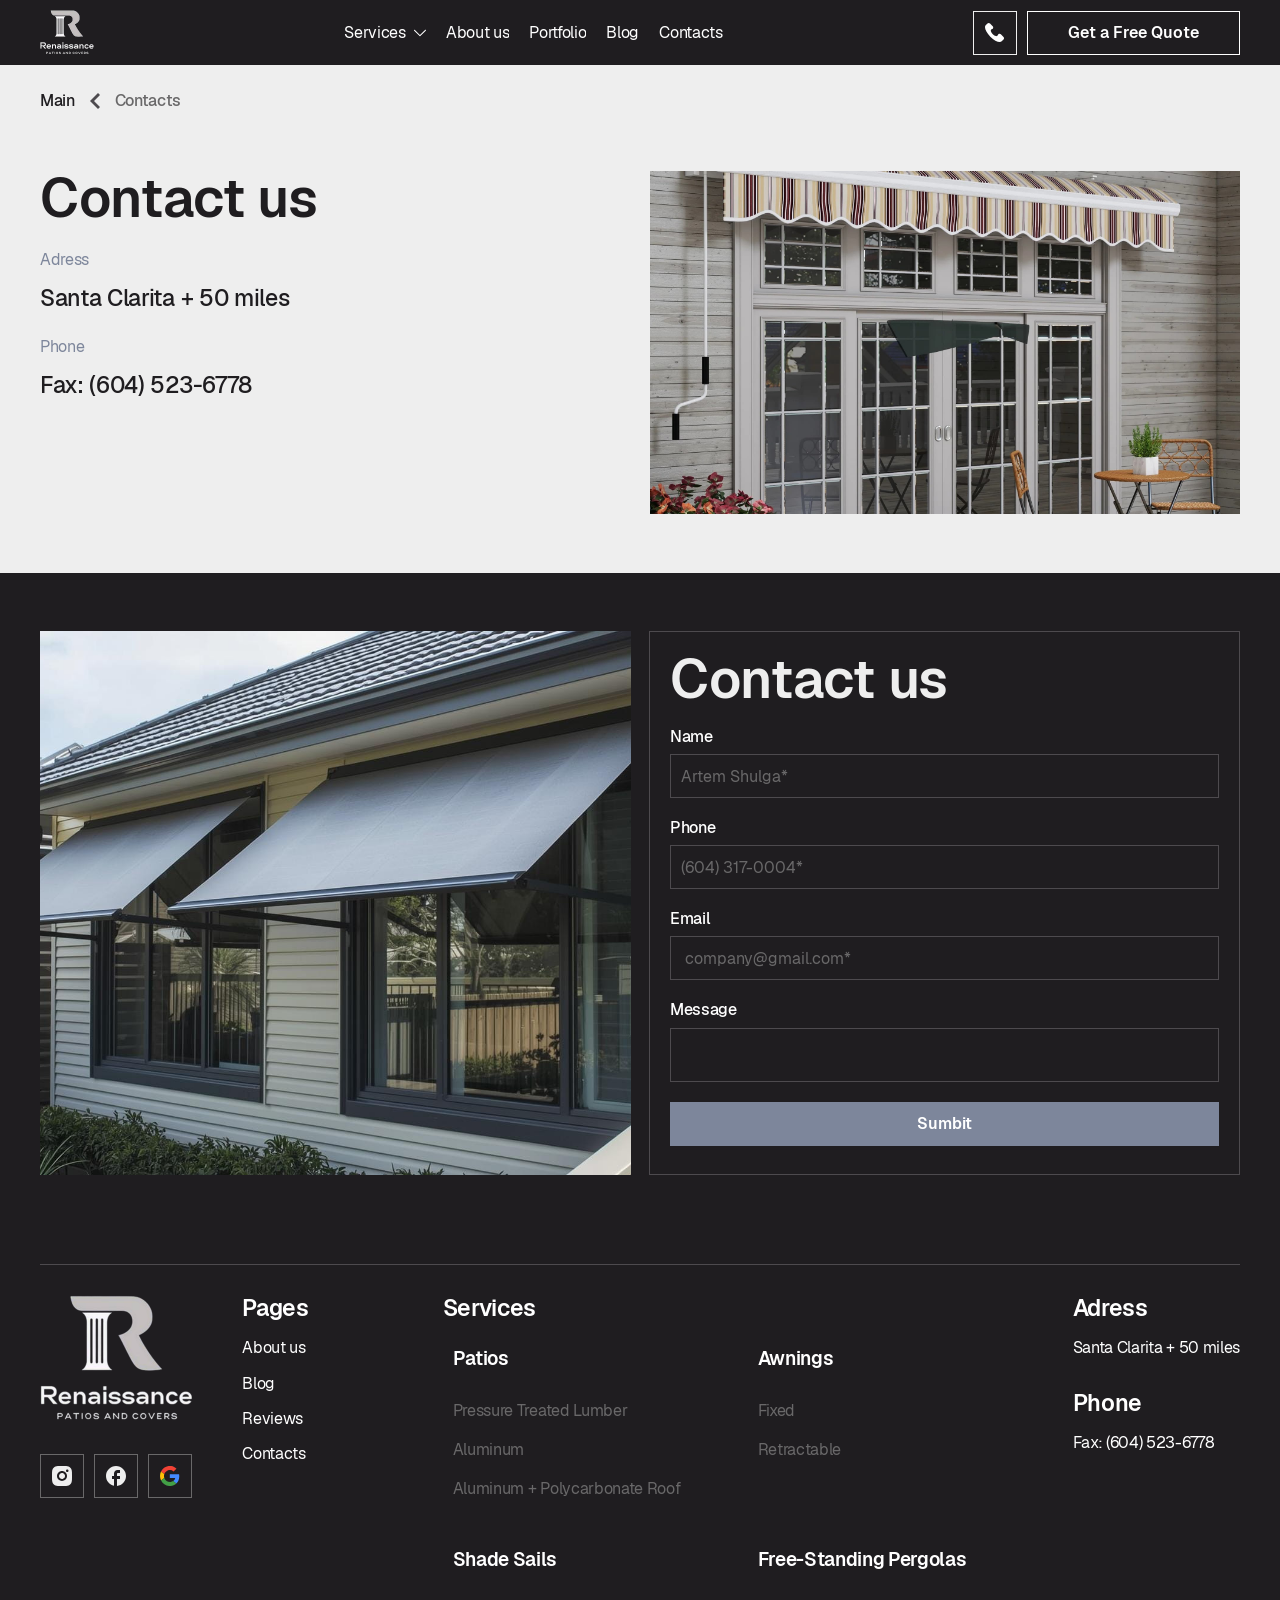
<file: contacts.html>
<!doctype html>
<html lang="en">
<head>
    <meta charset="UTF-8" />
    <meta name="viewport" content="width=device-width, initial-scale=1.0, viewport-fit=cover" />

    <meta name="theme-color" content="#a21c26" />
    <meta name="apple-mobile-web-app-status-bar-style" content="default">

    <title>Renaissance</title>

    <!-- FAVICONS -->
    <link rel="icon" type="image/x-icon" href="./assets/images/favicon/favicon.ico" />
    <link rel="icon" type="image/svg+xml" href="./assets/images/favicon/favicon.svg" />
    <link rel="icon" type="image/png" sizes="96x96" href="./assets/images/favicon/favicon-96x96.png" />
    <link rel="apple-touch-icon" href="./assets/images/favicon/apple-touch-icon.png" />
    <link rel="manifest" href="./assets/images/favicon/site.webmanifest" />

  <script type="module" crossorigin src="./assets/js/vendor.min.js"></script>
  <script type="module" crossorigin src="./assets/js/main.min2.js"></script>
  <link rel="stylesheet" crossorigin href="./assets/css/style.min.css">
</head>
<body>
    <div class="wrapper" id="main">
        <header class="header">
            <div class="header__container" data-anim="fade-down">
                <a href="/" class="header__logo"><img src="./assets/images/logo.png" alt="Renaissance" /></a>
        
                <div class="header__menu menu">
                    <nav class="menu__nav">
                        <ul>
                            <li class="sub-in">
                                <a href="services.html">Services
        
                                    <div class="arrow">
                                        <svg class="icon">
                                            <use href="./assets/images/sprite.svg#icon-arrow-down"></use>
                                        </svg>
                                    </div>
                                </a>
        
                                <div class="sub-list lv-2">
                                    <ul>
                                        <li>
                                            <a href="service.html">Patios</a>
        
                                            <div class="arrow-trigger">
                                                <svg class="icon">
                                                    <use href="./assets/images/sprite.svg#icon-arrow-down"></use>
                                                </svg>
                                            </div>
                                            <div class="sub-list lv-3">
                                                <button class="btn-back" type="button">
                                                    <svg class="icon">
                                                        <use href="./assets/images/sprite.svg#icon-arrow-down"></use>
                                                    </svg>
                                                    Back</button>
                                                <ul>
                                                    <li>
                                                        <a href="subservice.html">Pressure Treated Lumber</a>
                                                    </li>
                                                    <li>
                                                        <a href="subservice.html">Aluminum</a>
                                                    </li>
                                                    <li>
                                                        <a href="subservice.html">Aluminum + Polycarbonate Roof</a>
                                                    </li>
                                                </ul>
                                            </div>
                                        </li>
                                        <li>
                                            <a href="service.html"> Shade Sails</a>
                                            <div class="arrow-trigger">
                                                <svg class="icon">
                                                    <use href="./assets/images/sprite.svg#icon-arrow-down"></use>
                                                </svg>
                                            </div>
                                            <div class="sub-list lv-3">
                                                <button class="btn-back" type="button">
                                                    <svg class="icon">
                                                        <use href="./assets/images/sprite.svg#icon-arrow-down"></use>
                                                    </svg>
                                                    Back</button>
                                                <ul>
                                                    <li>
                                                        <a href="subservice.html">Fixed Shade Sails</a>
                                                    </li>
                                                    <li>
                                                        <a href="subservice.html">Retractable Shade Sails</a>
                                                    </li>
                                                </ul>
                                            </div>
                                        </li>
                                        <li>
                                            <a href="service.html">Awnings</a>
                                        </li>
                                        <li>
                                            <a href="service.html">
                                                Free-Standing Pergolas</a>
                                        </li>
                                        <li>
                                            <a href="service.html"> Additional Services</a>
                                        </li>
        
                                    </ul>
                                </div>
                            </li>
                            <li>
                                <a href="about.html">About us</a>
                            </li>
                            <li>
                                <a href="portfolio.html">Portfolio</a>
                            </li>
                            <li>
                                <a href="blog.html">Blog</a>
                            </li>
                            <li>
                                <a href="contacts.html">Contacts</a>
                            </li>
                        </ul>
                    </nav>
                </div>
        
                <div class="header__actions">
                    <a class="header__link-phone" href="tel:6045236778" aria-label="phone main">
                        <svg class="icon">
                            <use href="./assets/images/sprite.svg#icon-phone"></use>
                        </svg>
                    </a>
                    <button class="header__btn btn btn--border" type="button" data-popup-target="#contact-us">
                        Get a Free Quote
                    </button>
        
        
                    <button class="header__burger js-menu-trigger" type="button" aria-label="open menu">
                        <span></span>
                    </button>
                </div>
            </div>
        </header>
        <main class="page page--contacts">
            <nav class="breadcrumbs" aria-label="Breadcrumb" data-anim="fade-up">
                <div class="breadcrumbs__container">
                    <ol class="breadcrumbs__list" itemscope itemtype="https://schema.org/BreadcrumbList">
            
                        <li class="breadcrumbs__item breadcrumbs__item--main" itemprop="itemListElement" itemscope
                            itemtype="https://schema.org/ListItem">
                            <a class="breadcrumbs__link" href="/" itemprop="item">
                                <span itemprop="name">Main</span>
                            </a>
                            <meta itemprop="position" content="1" />
                        </li>
            
            
            
                        <li class="breadcrumbs__item breadcrumbs__item--current" itemprop="itemListElement" itemscope
                            itemtype="https://schema.org/ListItem">
                            <span class="breadcrumbs__current" itemprop="name" aria-current="page"> Contacts</span>
                            <meta itemprop="position" content="2" />
                        </li>
            
                    </ol>
                </div>
            </nav>            <!-- Contact us -->
            <section class="section contact-us">
                <div class="contact-us__container">
                    <div class="contact-us__content">
                        <h2 class="contact-us__title title" data-anim="fade-up">Contact us</h2>

                        <ul class="contact-us__list" data-anim="fade-left" data-anim-delay="0.3">
                            <li class="contact-us__item">
                                <div class="contact-us__label">Adress</div>
                                <a class="contact-us__link" href="#">Santa Clarita + 50 miles</a>
                            </li>
                            <li class="contact-us__item">
                                <div class="contact-us__label">Phone</div>
                                <a class="contact-us__link" href="tel:6045236778">Fax: (604) 523-6778</a>
                            </li>
                        </ul>
                    </div>
                    <div class="contact-us__img" data-anim="fade-right" data-anim-delay="0.5"><img
                            src="./assets/images/contacts.jpg" alt="Contact us" loading="lazy"></div>
                </div>
            </section>


            <!-- Block Form -->
            <section class="section block-form mod-black">
                <div class="block-form__container">
                    <div class="block-form__img" data-anim="fade-left">
                        <img src="./assets/images/contacts02.jpg" alt="contacts" loading="lazy">
                    </div>
                    <div class="block-form__content" data-anim="fade-right" data-anim-delay="0.3">
                        <h2 class="block-form__title title">Contact us</h2>
                        <form action="">
                            <div class="form-group">
                                <label class="form-label" for="name">Name</label>
                                <input class="form-input" type="text" name="" id="name" required
                                    placeholder="Artem Shulga*">
                            </div>
                            <div class="form-group">
                                <label class="form-label" for="phone">Phone</label>
                                <input class="form-input" type="phone" name="" id="phone" required
                                    placeholder="(604) 317-0004*">
                            </div>

                            <div class="form-group">
                                <label class="form-label" for="email">Email</label>
                                <input class="form-input" type="email" name="" id="email" required
                                    placeholder=" company@gmail.com*">
                            </div>


                            <div class="form-group">
                                <label class="form-label" for="message">Message</label>
                                <textarea class="form-input" name="" id="message"></textarea>
                            </div>
                            <button class="btn-form btn" type="submit">Sumbit</button>
                        </form>
                    </div>
                </div>
            </section>
        </main>

        <footer class="footer">
            <div class="footer__container">
                <div class="footer__row">
                    <div class="footer__col">
                        <a href="/" class="footer__logo"><img src="./assets/images/logo-footer.png" alt="Renaissance" /></a>
        
                        <div class="footer__social social">
                            <ul class="social__list">
                                <li class="social__item">
                                    <a href="#" class="social__link" aria-label="Instagram" target="_blank" rel="noopener">
                                        <svg width="20" height="20" viewBox="0 0 20 20" fill="none"
                                            xmlns="http://www.w3.org/2000/svg">
                                            <path
                                                d="M11.0286 6.13588e-07C12.1536 0.00300068 12.7246 0.00900071 13.2176 0.0230007L13.4116 0.0300007C13.6356 0.0380007 13.8566 0.0480007 14.1236 0.0600007C15.1876 0.110001 15.9136 0.278001 16.5506 0.525001C17.2106 0.779001 17.7666 1.123 18.3226 1.678C18.8313 2.17773 19.2248 2.78247 19.4756 3.45C19.7226 4.087 19.8906 4.813 19.9406 5.878C19.9526 6.144 19.9626 6.365 19.9706 6.59L19.9766 6.784C19.9916 7.276 19.9976 7.847 19.9996 8.972L20.0006 9.718L20.0006 11.028C20.003 11.7574 19.9953 12.4868 19.9776 13.216L19.9716 13.41C19.9636 13.635 19.9536 13.856 19.9416 14.122C19.8916 15.187 19.7216 15.912 19.4756 16.55C19.2248 17.2175 18.8313 17.8223 18.3226 18.322C17.8228 18.8307 17.2181 19.2242 16.5506 19.475C15.9136 19.722 15.1876 19.89 14.1236 19.94L13.4116 19.97L13.2176 19.976C12.7246 19.99 12.1536 19.997 11.0286 19.999L10.2826 20L8.97357 20C8.24383 20.0026 7.51409 19.9949 6.78457 19.977L6.59057 19.971C6.35318 19.962 6.11584 19.9517 5.87857 19.94C4.81457 19.89 4.08857 19.722 3.45057 19.475C2.7834 19.2241 2.17901 18.8306 1.67957 18.322C1.17051 17.8224 0.776677 17.2176 0.525568 16.55C0.278568 15.913 0.110568 15.187 0.060568 14.122L0.030568 13.41L0.0255682 13.216C0.00713424 12.4868 -0.00119995 11.7574 0.000568183 11.028L0.000568298 8.972C-0.00219956 8.2426 0.0051346 7.5132 0.0225685 6.784L0.0295685 6.59C0.0375685 6.365 0.0475685 6.144 0.0595685 5.878C0.109569 4.813 0.277569 4.088 0.524569 3.45C0.776263 2.7822 1.17079 2.17744 1.68057 1.678C2.17972 1.16955 2.78376 0.776074 3.45057 0.525C4.08857 0.278 4.81357 0.11 5.87857 0.0600003C6.14457 0.0480003 6.36657 0.0380003 6.59057 0.0300003L6.78457 0.0240003C7.51376 0.00623312 8.24316 -0.00143424 8.97257 0.00100043L11.0286 6.13588e-07ZM10.0006 5C8.67449 5 7.40272 5.52678 6.46503 6.46447C5.52735 7.40215 5.00057 8.67392 5.00057 10C5.00057 11.3261 5.52735 12.5979 6.46503 13.5355C7.40272 14.4732 8.67449 15 10.0006 15C11.3266 15 12.5984 14.4732 13.5361 13.5355C14.4738 12.5979 15.0006 11.3261 15.0006 10C15.0006 8.67392 14.4738 7.40215 13.5361 6.46447C12.5984 5.52678 11.3267 5 10.0006 5ZM10.0006 7C10.3945 6.99993 10.7847 7.07747 11.1487 7.22817C11.5127 7.37887 11.8434 7.5998 12.122 7.87833C12.4007 8.15686 12.6217 8.48754 12.7725 8.85149C12.9233 9.21544 13.001 9.60554 13.0011 9.9995C13.0011 10.3935 12.9236 10.7836 12.7729 11.1476C12.6222 11.5116 12.4013 11.8423 12.1227 12.121C11.8442 12.3996 11.5135 12.6206 11.1496 12.7714C10.7856 12.9223 10.3955 12.9999 10.0016 13C9.20592 13 8.44286 12.6839 7.88025 12.1213C7.31764 11.5587 7.00157 10.7956 7.00157 10C7.00157 9.20435 7.31764 8.44129 7.88025 7.87868C8.44286 7.31607 9.20592 7 10.0016 7M15.2516 3.5C14.92 3.5 14.6021 3.6317 14.3677 3.86612C14.1333 4.10054 14.0016 4.41848 14.0016 4.75C14.0016 5.08152 14.1333 5.39946 14.3677 5.63388C14.6021 5.8683 14.92 6 15.2516 6C15.5831 6 15.901 5.8683 16.1355 5.63388C16.3699 5.39946 16.5016 5.08152 16.5016 4.75C16.5016 4.41848 16.3699 4.10054 16.1355 3.86612C15.901 3.6317 15.5831 3.5 15.2516 3.5Z"
                                                fill="#EEEEEE" />
                                        </svg>
                                    </a>
                                </li>
                                <li class="social__item">
                                    <a href="#" class="social__link" aria-label="Facebook" target="_blank" rel="noopener">
                                        <svg width="20" height="20" viewBox="0 0 20 20" fill="none"
                                            xmlns="http://www.w3.org/2000/svg">
                                            <path
                                                d="M20 10C20 4.48 15.52 8.63475e-07 10 5.56363e-07C4.48 2.4925e-07 -2.4925e-07 4.48 -5.56363e-07 10C-8.25642e-07 14.84 3.44 18.87 8 19.8L8 13L6 13L6 10L8 10L8 7.5C8 5.57 9.57 4 11.5 4L14 4L14 7L12 7C11.45 7 11 7.45 11 8L11 10L14 10L14 13L11 13L11 19.95C16.05 19.45 20 15.19 20 10Z"
                                                fill="#EEEEEE" />
                                        </svg>
                                    </a>
                                </li>
                                <li class="social__item">
                                    <a href="#" class="social__link" aria-label="Google" target="_blank" rel="noopener">
                                        <svg width="21" height="21" viewBox="0 0 21 21" fill="none"
                                            xmlns="http://www.w3.org/2000/svg">
                                            <path opacity="0.987" fill-rule="evenodd" clip-rule="evenodd"
                                                d="M8.93887 0.0911254C10.0264 -0.0303745 10.6699 -0.0303745 11.8384 0.0911256C13.9068 0.397268 15.8242 1.35335 17.3134 2.82113C16.3071 3.77233 15.314 4.73742 14.3344 5.71613C12.4584 4.12613 10.3644 3.75913 8.05236 4.61513C6.35636 5.39513 5.17536 6.65913 4.50936 8.40713C3.42102 7.59687 2.34686 6.76774 1.28736 5.92013C1.21373 5.88137 1.12964 5.86718 1.04736 5.87962C2.73036 2.63463 5.36037 0.704625 8.93737 0.0896254"
                                                fill="#F44336" />
                                            <path opacity="0.997" fill-rule="evenodd" clip-rule="evenodd"
                                                d="M1.04438 5.87978C1.12938 5.86678 1.20988 5.88028 1.28588 5.92028C2.34538 6.7679 3.41954 7.59703 4.50788 8.40728C4.33662 9.08837 4.22866 9.78383 4.18538 10.4848C4.22238 11.1628 4.32988 11.8283 4.50788 12.4813L1.12538 15.1738C-0.347621 12.0958 -0.374621 8.99778 1.04438 5.87978Z"
                                                fill="#FFC107" />
                                            <path opacity="0.999" fill-rule="evenodd" clip-rule="evenodd"
                                                d="M17.1529 18.4346C16.0996 17.5058 14.997 16.6345 13.8499 15.8246C14.9999 15.0126 15.6979 13.8986 15.9439 12.4826L10.3084 12.4826L10.3084 8.56911C13.5584 8.54211 16.8069 8.56961 20.0539 8.65162C20.6699 11.9966 19.9584 15.0126 17.9194 17.6996C17.6769 17.9573 17.4201 18.2027 17.1529 18.4346Z"
                                                fill="#448AFF" />
                                            <path opacity="0.993" fill-rule="evenodd" clip-rule="evenodd"
                                                d="M4.50787 12.4824C5.73787 15.5394 7.99287 16.9664 11.2729 16.7634C12.1936 16.6568 13.0764 16.3352 13.8499 15.8244C14.9979 16.6364 16.0989 17.5064 17.1529 18.4344C15.4828 19.9351 13.3535 20.8255 11.1124 20.9604C10.6032 21.0011 10.0916 21.0011 9.58237 20.9604C5.76437 20.5104 2.94537 18.5814 1.12537 15.1734L4.50787 12.4824Z"
                                                fill="#43A047" />
                                        </svg>
        
                                    </a>
                                </li>
                            </ul>
                        </div>
                    </div>
                    <div class="footer__col">
                        <nav class="footer__nav">
                            <h2 class="footer__title">Pages</h2>
                            <ul class="footer__list">
                                <li class="footer__item">
                                    <a class="footer__link" href="#">About us</a>
                                </li>
                                <li class="footer__item">
                                    <a class="footer__link" href="#">Blog</a>
                                </li>
                                <li class="footer__item">
                                    <a class="footer__link" href="#">Reviews</a>
                                </li>
                                <li class="footer__item">
                                    <a class="footer__link" href="#">Contacts</a>
                                </li>
                            </ul>
                        </nav>
                    </div>
                    <div class="footer__col">
                        <h2 class="footer__title">Services</h2>
                        <ul class="footer__services">
                            <li class="footer__item">
                                <a class="footer__link" href="#">Patios</a>
                                <ul class="footer__sub-list">
                                    <li class="footer__item">
                                        <a class="footer__link" href="#">Pressure Treated Lumber</a>
                                    </li>
                                    <li class="footer__item">
                                        <a class="footer__link" href="#">Aluminum</a>
                                    </li>
                                    <li class="footer__item">
                                        <a class="footer__link" href="#">Aluminum + Polycarbonate Roof</a>
                                    </li>
                                </ul>
                            </li>
                            <li class="footer__item">
                                <a class="footer__link" href="#">Awnings</a>
                                <ul class="footer__sub-list">
                                    <li class="footer__item">
                                        <a class="footer__link" href="#">Fixed</a>
                                    </li>
                                    <li class="footer__item">
                                        <a class="footer__link" href="#">Retractable</a>
                                    </li>
                                </ul>
                            </li>
                            <li class="footer__item">
                                <a class="footer__link" href="#">Shade Sails</a>
                            </li>
                            <li class="footer__item">
                                <a class="footer__link" href="#">Free-Standing Pergolas</a>
                            </li>
                        </ul>
                    </div>
                    <div class="footer__col">
                        <div class="footer__contacts">
                            <div class="footer__contacts-item">
                                <h2 class="footer__title">Adress</h2>
                                <a href="#" class="footer__link">Santa Clarita + 50 miles</a>
                            </div>
                            <div class="footer__contacts-item">
                                <h2 class="footer__title">Phone</h2>
                                <a href="tel:6045236778" class="footer__link">Fax: (604) 523-6778</a>
                            </div>
                        </div>
                    </div>
                </div>
            </div>
        </footer>    </div>
    <div id="contact-us" class="popup" aria-hidden="true">
        <div class="popup__wrapper">
            <div class="popup__content">
                <div class="popup__body">
                    <button class="popup__close" data-close-popup aria-label="Закрити" type="button"></button>
                    <h2 class="popup__title title">Contact Us</h2>
    
                    <form action="">
                        <div class="form-group">
                            <label class="form-label" for="name">Name</label>
                            <input class="form-input" type="text" name="" id="name" required placeholder="Artem Shulga*">
                        </div>
                        <div class="form-group">
                            <label class="form-label" for="phone">Phone</label>
                            <input class="form-input" type="phone" name="" id="phone" required
                                placeholder="(604) 317-0004*">
                        </div>
    
                        <div class="form-group">
                            <label class="form-label" for="email">Email</label>
                            <input class="form-input" type="email" name="" id="email" required
                                placeholder=" company@gmail.com*">
                        </div>
    
    
                        <div class="form-group">
                            <label class="form-label" for="message">Message</label>
                            <textarea class="form-input" name="" id="message"></textarea>
                        </div>
                        <button class="btn-form btn" type="submit">Sumbit</button>
                    </form>
                </div>
            </div>
        </div>
    </div>
    
    <div id="popup-success" class="popup" aria-hidden="true">
        <div class="popup__wrapper">
    
            <div class="popup__content">
                <button class="popup__close close-popup" data-close-popup aria-label="Close" type="button"></button>
    
                <div class="popup__body">
                    <h2 class="popup__title">
                        Дякуємо!
                    </h2>
                    <div class="popup__text">
                        <p>Ми звʼяжемось з вами протягом 24 годин</p>
                    </div>
                    <button class="btn" type="button" data-close-popup>Ок
                    </button>
                </div>
            </div>
        </div>
    </div></body>

</html>
</file>
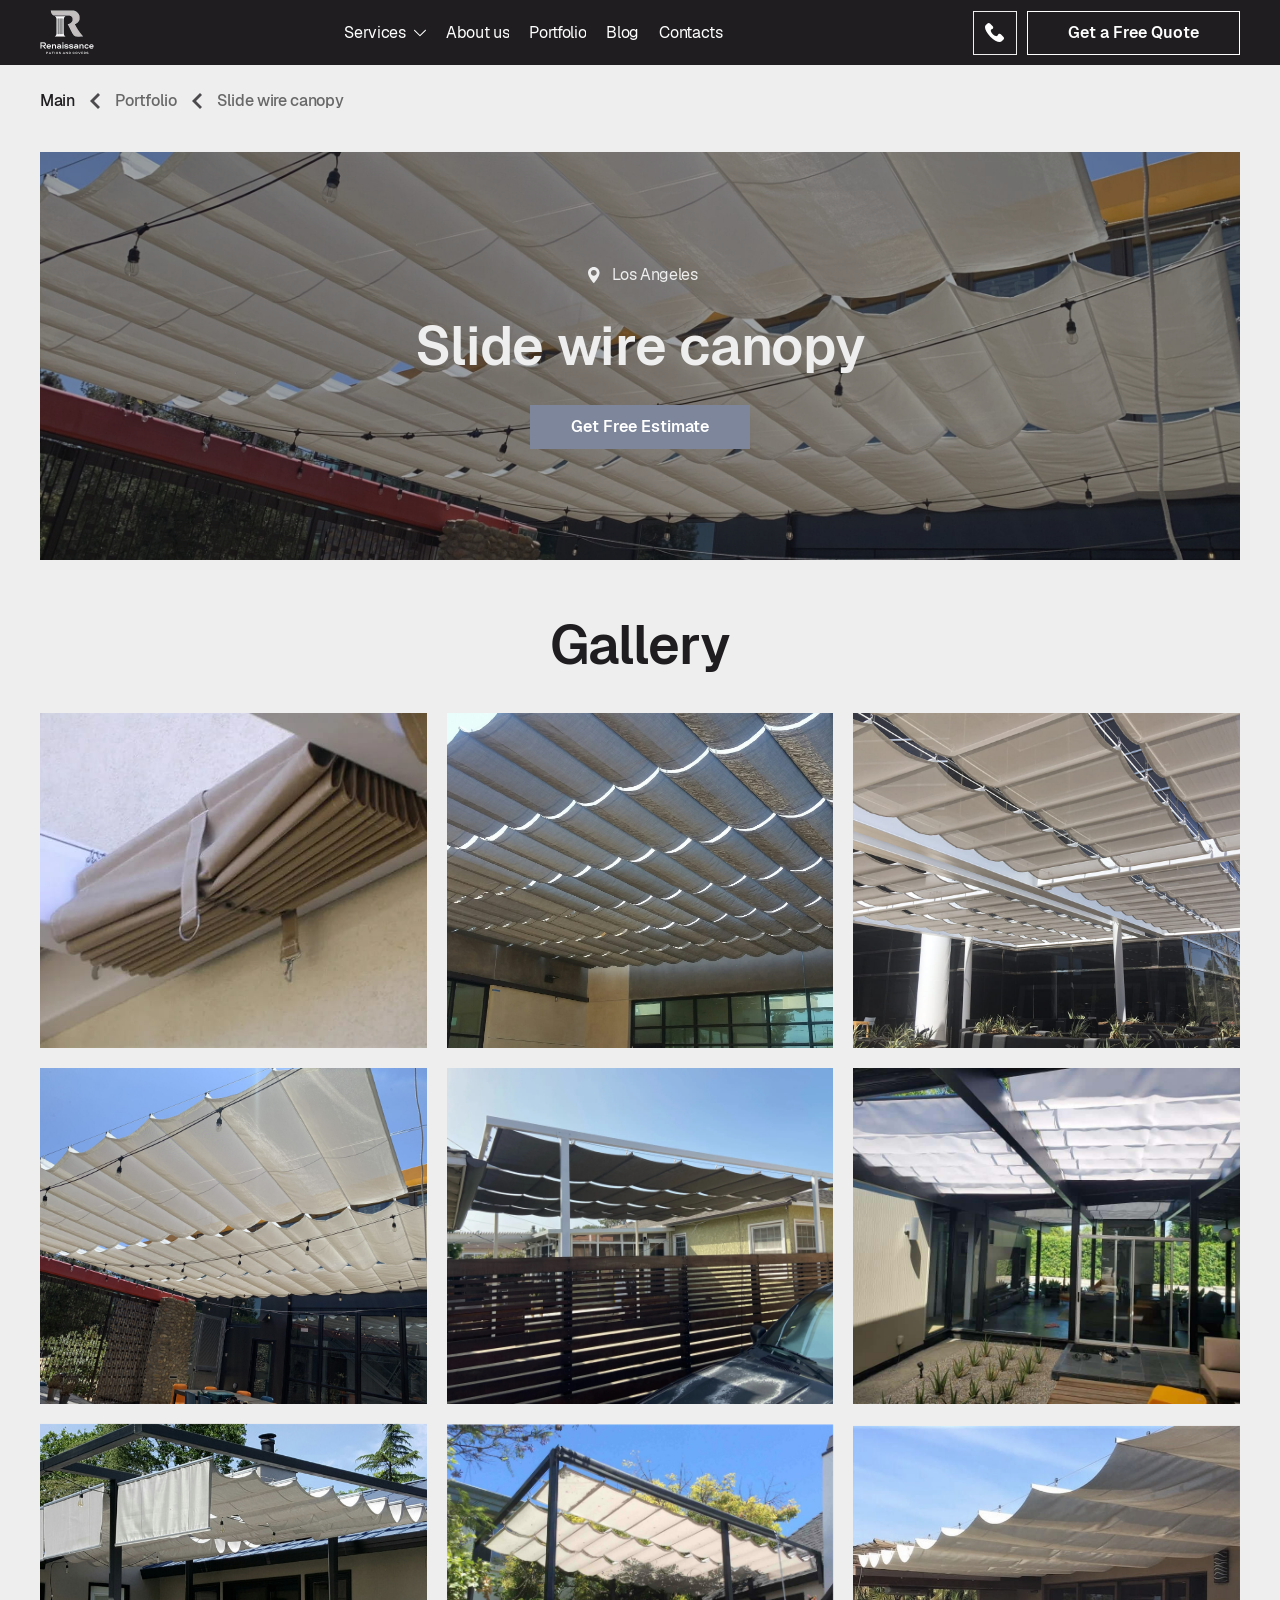
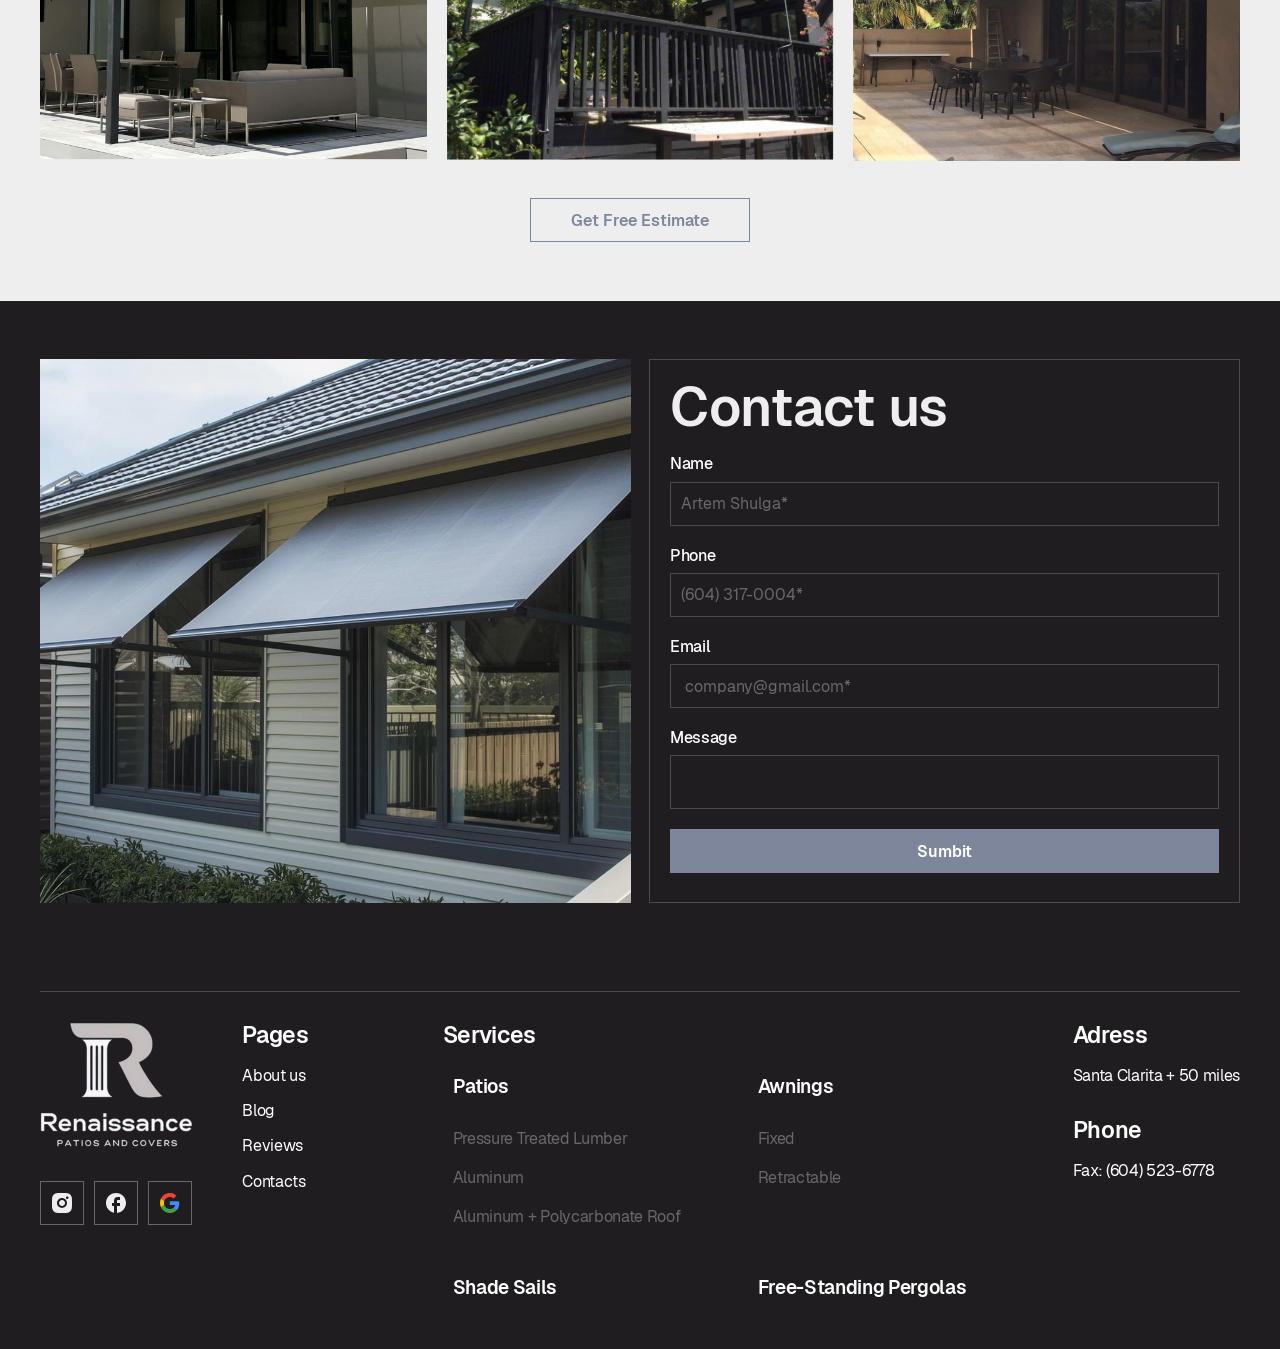
<file: gallery.html>
<!doctype html>
<html lang="en">
<head>
    <meta charset="UTF-8" />
    <meta name="viewport" content="width=device-width, initial-scale=1.0, viewport-fit=cover" />

    <meta name="theme-color" content="#a21c26" />
    <meta name="apple-mobile-web-app-status-bar-style" content="default">

    <title>Renaissance</title>

    <!-- FAVICONS -->
    <link rel="icon" type="image/x-icon" href="./assets/images/favicon/favicon.ico" />
    <link rel="icon" type="image/svg+xml" href="./assets/images/favicon/favicon.svg" />
    <link rel="icon" type="image/png" sizes="96x96" href="./assets/images/favicon/favicon-96x96.png" />
    <link rel="apple-touch-icon" href="./assets/images/favicon/apple-touch-icon.png" />
    <link rel="manifest" href="./assets/images/favicon/site.webmanifest" />

  <script type="module" crossorigin src="./assets/js/vendor.min.js"></script>
  <script type="module" crossorigin src="./assets/js/main.min2.js"></script>
  <link rel="stylesheet" crossorigin href="./assets/css/style.min.css">
</head>
<body>
    <div class="wrapper" id="main">
        <header class="header">
            <div class="header__container" data-anim="fade-down">
                <a href="/" class="header__logo"><img src="./assets/images/logo.png" alt="Renaissance" /></a>
        
                <div class="header__menu menu">
                    <nav class="menu__nav">
                        <ul>
                            <li class="sub-in">
                                <a href="services.html">Services
        
                                    <div class="arrow">
                                        <svg class="icon">
                                            <use href="./assets/images/sprite.svg#icon-arrow-down"></use>
                                        </svg>
                                    </div>
                                </a>
        
                                <div class="sub-list lv-2">
                                    <ul>
                                        <li>
                                            <a href="service.html">Patios</a>
        
                                            <div class="arrow-trigger">
                                                <svg class="icon">
                                                    <use href="./assets/images/sprite.svg#icon-arrow-down"></use>
                                                </svg>
                                            </div>
                                            <div class="sub-list lv-3">
                                                <button class="btn-back" type="button">
                                                    <svg class="icon">
                                                        <use href="./assets/images/sprite.svg#icon-arrow-down"></use>
                                                    </svg>
                                                    Back</button>
                                                <ul>
                                                    <li>
                                                        <a href="subservice.html">Pressure Treated Lumber</a>
                                                    </li>
                                                    <li>
                                                        <a href="subservice.html">Aluminum</a>
                                                    </li>
                                                    <li>
                                                        <a href="subservice.html">Aluminum + Polycarbonate Roof</a>
                                                    </li>
                                                </ul>
                                            </div>
                                        </li>
                                        <li>
                                            <a href="service.html"> Shade Sails</a>
                                            <div class="arrow-trigger">
                                                <svg class="icon">
                                                    <use href="./assets/images/sprite.svg#icon-arrow-down"></use>
                                                </svg>
                                            </div>
                                            <div class="sub-list lv-3">
                                                <button class="btn-back" type="button">
                                                    <svg class="icon">
                                                        <use href="./assets/images/sprite.svg#icon-arrow-down"></use>
                                                    </svg>
                                                    Back</button>
                                                <ul>
                                                    <li>
                                                        <a href="subservice.html">Fixed Shade Sails</a>
                                                    </li>
                                                    <li>
                                                        <a href="subservice.html">Retractable Shade Sails</a>
                                                    </li>
                                                </ul>
                                            </div>
                                        </li>
                                        <li>
                                            <a href="service.html">Awnings</a>
                                        </li>
                                        <li>
                                            <a href="service.html">
                                                Free-Standing Pergolas</a>
                                        </li>
                                        <li>
                                            <a href="service.html"> Additional Services</a>
                                        </li>
        
                                    </ul>
                                </div>
                            </li>
                            <li>
                                <a href="about.html">About us</a>
                            </li>
                            <li>
                                <a href="portfolio.html">Portfolio</a>
                            </li>
                            <li>
                                <a href="blog.html">Blog</a>
                            </li>
                            <li>
                                <a href="contacts.html">Contacts</a>
                            </li>
                        </ul>
                    </nav>
                </div>
        
                <div class="header__actions">
                    <a class="header__link-phone" href="tel:6045236778" aria-label="phone main">
                        <svg class="icon">
                            <use href="./assets/images/sprite.svg#icon-phone"></use>
                        </svg>
                    </a>
                    <button class="header__btn btn btn--border" type="button" data-popup-target="#contact-us">
                        Get a Free Quote
                    </button>
        
        
                    <button class="header__burger js-menu-trigger" type="button" aria-label="open menu">
                        <span></span>
                    </button>
                </div>
            </div>
        </header>
        <main class="page page--gallery">
            <nav class="breadcrumbs" aria-label="Breadcrumb" data-anim="fade-up">
                <div class="breadcrumbs__container">
                    <ol class="breadcrumbs__list" itemscope itemtype="https://schema.org/BreadcrumbList">
            
                        <li class="breadcrumbs__item breadcrumbs__item--main" itemprop="itemListElement" itemscope
                            itemtype="https://schema.org/ListItem">
                            <a class="breadcrumbs__link" href="/" itemprop="item">
                                <span itemprop="name">Main</span>
                            </a>
                            <meta itemprop="position" content="1" />
                        </li>
            
                        <li class="breadcrumbs__item" itemprop="itemListElement" itemscope itemtype="https://schema.org/ListItem">
                            <a class="breadcrumbs__link" href="#" itemprop="item">
                                <span itemprop="name">Portfolio</span>
                            </a>
                            <meta itemprop="position" content="2" />
                        </li>
            
            
                        <li class="breadcrumbs__item breadcrumbs__item--current" itemprop="itemListElement" itemscope
                            itemtype="https://schema.org/ListItem">
                            <span class="breadcrumbs__current" itemprop="name" aria-current="page"> Slide wire canopy</span>
                            <meta itemprop="position" content="3" />
                        </li>
            
                    </ol>
                </div>
            </nav>
            <section class="banner">
                <div class="banner__container">
                    <div class="banner__wrap">
                        <div class="banner__img">
                            <img src="./assets/images/banner02.jpg" alt="banner">
                        </div>

                        <div class="banner__content">
                            <div class="banner__label" data-anim="fade-up">
                                <svg class="icon">
                                    <use href="./assets/images/sprite.svg#icon-location"></use>
                                </svg>
                                Los Angeles
                            </div>
                            <h1 class="banner__title title" data-anim="fade-up">Slide wire canopy</h1>

                            <button class="banner__btn btn" type="button" data-popup-target="#contact-us"
                                data-anim="fade-up" data-anim-delay="0.5">
                                Get Free Estimate
                            </button>
                        </div>
                    </div>
                </div>
            </section>

            <!-- Gallery -->
            <section class="section gallery">
                <div class="gallery__container">
                    <h2 class="gallery__title title" data-anim="fade-up">Gallery</h2>
                    <ul class="gallery__list" data-anim-stagger="true">
                        <li class="gallery__item">
                            <a class="gallery__link glightbox" href="./assets/images/gallery/01.jpg" data-lightbox="gallery">
                                <img src="./assets/images/gallery/01.jpg" alt="gallery" loading="lazy">
                            </a>
                        </li>
                        <li class="gallery__item">
                            <a class="gallery__link glightbox" href="./assets/images/gallery/02.jpg" data-lightbox="gallery">
                                <img src="./assets/images/gallery/02.jpg" alt="gallery" loading="lazy">
                            </a>
                        </li>
                        <li class="gallery__item">
                            <a class="gallery__link glightbox" href="./assets/images/gallery/03.jpg" data-lightbox="gallery">
                                <img src="./assets/images/gallery/03.jpg" alt="gallery" loading="lazy">
                            </a>
                        </li>
                        <li class="gallery__item">
                            <a class="gallery__link glightbox" href="./assets/images/gallery/04.jpg" data-lightbox="gallery">
                                <img src="./assets/images/gallery/04.jpg" alt="gallery" loading="lazy">
                            </a>
                        </li>
                        <li class="gallery__item">
                            <a class="gallery__link glightbox" href="./assets/images/gallery/05.jpg" data-lightbox="gallery">
                                <img src="./assets/images/gallery/05.jpg" alt="gallery" loading="lazy">
                            </a>
                        </li>
                        <li class="gallery__item">
                            <a class="gallery__link glightbox" href="./assets/images/gallery/06.jpg" data-lightbox="gallery">
                                <img src="./assets/images/gallery/06.jpg" alt="gallery" loading="lazy">
                            </a>
                        </li>
                        <li class="gallery__item">
                            <a class="gallery__link glightbox" href="./assets/images/gallery/07.jpg" data-lightbox="gallery">
                                <img src="./assets/images/gallery/07.jpg" alt="gallery" loading="lazy">
                            </a>
                        </li>
                        <li class="gallery__item">
                            <a class="gallery__link glightbox" href="./assets/images/gallery/08.jpg" data-lightbox="gallery">
                                <img src="./assets/images/gallery/08.jpg" alt="gallery" loading="lazy">
                            </a>
                        </li>
                        <li class="gallery__item">
                            <a class="gallery__link glightbox" href="./assets/images/gallery/09.jpg" data-lightbox="gallery">
                                <img src="./assets/images/gallery/09.jpg" alt="gallery" loading="lazy">
                            </a>
                        </li>
                    </ul>
                    <div class="gallery__bottom" data-anim="fade-up" data-anim-delay="0.5">
                        <button class="gallery__btn btn btn--accent" type="button" data-popup-target="#contact-us">
                            Get Free Estimate
                        </button>
                    </div>
                </div>
            </section>

            <!-- Block Form -->
            <section class="section block-form mod-black">
                <div class="block-form__container">
                    <div class="block-form__img" data-anim="fade-left" data-anim-delay="0.3">
                        <img src="./assets/images/contacts02.jpg" alt="contacts" loading="lazy">
                    </div>
                    <div class="block-form__content" data-anim="fade-right" data-anim-delay="0.5">
                        <h2 class="block-form__title title">Contact us</h2>
                        <form action="">
                            <div class="form-group">
                                <label class="form-label" for="name">Name</label>
                                <input class="form-input" type="text" name="" id="name" required
                                    placeholder="Artem Shulga*">
                            </div>
                            <div class="form-group">
                                <label class="form-label" for="phone">Phone</label>
                                <input class="form-input" type="phone" name="" id="phone" required
                                    placeholder="(604) 317-0004*">
                            </div>

                            <div class="form-group">
                                <label class="form-label" for="email">Email</label>
                                <input class="form-input" type="email" name="" id="email" required
                                    placeholder=" company@gmail.com*">
                            </div>


                            <div class="form-group">
                                <label class="form-label" for="message">Message</label>
                                <textarea class="form-input" name="" id="message"></textarea>
                            </div>
                            <button class="btn-form btn" type="submit">Sumbit</button>
                        </form>
                    </div>
                </div>
            </section>

        </main>

        <footer class="footer">
            <div class="footer__container">
                <div class="footer__row">
                    <div class="footer__col">
                        <a href="/" class="footer__logo"><img src="./assets/images/logo-footer.png" alt="Renaissance" /></a>
        
                        <div class="footer__social social">
                            <ul class="social__list">
                                <li class="social__item">
                                    <a href="#" class="social__link" aria-label="Instagram" target="_blank" rel="noopener">
                                        <svg width="20" height="20" viewBox="0 0 20 20" fill="none"
                                            xmlns="http://www.w3.org/2000/svg">
                                            <path
                                                d="M11.0286 6.13588e-07C12.1536 0.00300068 12.7246 0.00900071 13.2176 0.0230007L13.4116 0.0300007C13.6356 0.0380007 13.8566 0.0480007 14.1236 0.0600007C15.1876 0.110001 15.9136 0.278001 16.5506 0.525001C17.2106 0.779001 17.7666 1.123 18.3226 1.678C18.8313 2.17773 19.2248 2.78247 19.4756 3.45C19.7226 4.087 19.8906 4.813 19.9406 5.878C19.9526 6.144 19.9626 6.365 19.9706 6.59L19.9766 6.784C19.9916 7.276 19.9976 7.847 19.9996 8.972L20.0006 9.718L20.0006 11.028C20.003 11.7574 19.9953 12.4868 19.9776 13.216L19.9716 13.41C19.9636 13.635 19.9536 13.856 19.9416 14.122C19.8916 15.187 19.7216 15.912 19.4756 16.55C19.2248 17.2175 18.8313 17.8223 18.3226 18.322C17.8228 18.8307 17.2181 19.2242 16.5506 19.475C15.9136 19.722 15.1876 19.89 14.1236 19.94L13.4116 19.97L13.2176 19.976C12.7246 19.99 12.1536 19.997 11.0286 19.999L10.2826 20L8.97357 20C8.24383 20.0026 7.51409 19.9949 6.78457 19.977L6.59057 19.971C6.35318 19.962 6.11584 19.9517 5.87857 19.94C4.81457 19.89 4.08857 19.722 3.45057 19.475C2.7834 19.2241 2.17901 18.8306 1.67957 18.322C1.17051 17.8224 0.776677 17.2176 0.525568 16.55C0.278568 15.913 0.110568 15.187 0.060568 14.122L0.030568 13.41L0.0255682 13.216C0.00713424 12.4868 -0.00119995 11.7574 0.000568183 11.028L0.000568298 8.972C-0.00219956 8.2426 0.0051346 7.5132 0.0225685 6.784L0.0295685 6.59C0.0375685 6.365 0.0475685 6.144 0.0595685 5.878C0.109569 4.813 0.277569 4.088 0.524569 3.45C0.776263 2.7822 1.17079 2.17744 1.68057 1.678C2.17972 1.16955 2.78376 0.776074 3.45057 0.525C4.08857 0.278 4.81357 0.11 5.87857 0.0600003C6.14457 0.0480003 6.36657 0.0380003 6.59057 0.0300003L6.78457 0.0240003C7.51376 0.00623312 8.24316 -0.00143424 8.97257 0.00100043L11.0286 6.13588e-07ZM10.0006 5C8.67449 5 7.40272 5.52678 6.46503 6.46447C5.52735 7.40215 5.00057 8.67392 5.00057 10C5.00057 11.3261 5.52735 12.5979 6.46503 13.5355C7.40272 14.4732 8.67449 15 10.0006 15C11.3266 15 12.5984 14.4732 13.5361 13.5355C14.4738 12.5979 15.0006 11.3261 15.0006 10C15.0006 8.67392 14.4738 7.40215 13.5361 6.46447C12.5984 5.52678 11.3267 5 10.0006 5ZM10.0006 7C10.3945 6.99993 10.7847 7.07747 11.1487 7.22817C11.5127 7.37887 11.8434 7.5998 12.122 7.87833C12.4007 8.15686 12.6217 8.48754 12.7725 8.85149C12.9233 9.21544 13.001 9.60554 13.0011 9.9995C13.0011 10.3935 12.9236 10.7836 12.7729 11.1476C12.6222 11.5116 12.4013 11.8423 12.1227 12.121C11.8442 12.3996 11.5135 12.6206 11.1496 12.7714C10.7856 12.9223 10.3955 12.9999 10.0016 13C9.20592 13 8.44286 12.6839 7.88025 12.1213C7.31764 11.5587 7.00157 10.7956 7.00157 10C7.00157 9.20435 7.31764 8.44129 7.88025 7.87868C8.44286 7.31607 9.20592 7 10.0016 7M15.2516 3.5C14.92 3.5 14.6021 3.6317 14.3677 3.86612C14.1333 4.10054 14.0016 4.41848 14.0016 4.75C14.0016 5.08152 14.1333 5.39946 14.3677 5.63388C14.6021 5.8683 14.92 6 15.2516 6C15.5831 6 15.901 5.8683 16.1355 5.63388C16.3699 5.39946 16.5016 5.08152 16.5016 4.75C16.5016 4.41848 16.3699 4.10054 16.1355 3.86612C15.901 3.6317 15.5831 3.5 15.2516 3.5Z"
                                                fill="#EEEEEE" />
                                        </svg>
                                    </a>
                                </li>
                                <li class="social__item">
                                    <a href="#" class="social__link" aria-label="Facebook" target="_blank" rel="noopener">
                                        <svg width="20" height="20" viewBox="0 0 20 20" fill="none"
                                            xmlns="http://www.w3.org/2000/svg">
                                            <path
                                                d="M20 10C20 4.48 15.52 8.63475e-07 10 5.56363e-07C4.48 2.4925e-07 -2.4925e-07 4.48 -5.56363e-07 10C-8.25642e-07 14.84 3.44 18.87 8 19.8L8 13L6 13L6 10L8 10L8 7.5C8 5.57 9.57 4 11.5 4L14 4L14 7L12 7C11.45 7 11 7.45 11 8L11 10L14 10L14 13L11 13L11 19.95C16.05 19.45 20 15.19 20 10Z"
                                                fill="#EEEEEE" />
                                        </svg>
                                    </a>
                                </li>
                                <li class="social__item">
                                    <a href="#" class="social__link" aria-label="Google" target="_blank" rel="noopener">
                                        <svg width="21" height="21" viewBox="0 0 21 21" fill="none"
                                            xmlns="http://www.w3.org/2000/svg">
                                            <path opacity="0.987" fill-rule="evenodd" clip-rule="evenodd"
                                                d="M8.93887 0.0911254C10.0264 -0.0303745 10.6699 -0.0303745 11.8384 0.0911256C13.9068 0.397268 15.8242 1.35335 17.3134 2.82113C16.3071 3.77233 15.314 4.73742 14.3344 5.71613C12.4584 4.12613 10.3644 3.75913 8.05236 4.61513C6.35636 5.39513 5.17536 6.65913 4.50936 8.40713C3.42102 7.59687 2.34686 6.76774 1.28736 5.92013C1.21373 5.88137 1.12964 5.86718 1.04736 5.87962C2.73036 2.63463 5.36037 0.704625 8.93737 0.0896254"
                                                fill="#F44336" />
                                            <path opacity="0.997" fill-rule="evenodd" clip-rule="evenodd"
                                                d="M1.04438 5.87978C1.12938 5.86678 1.20988 5.88028 1.28588 5.92028C2.34538 6.7679 3.41954 7.59703 4.50788 8.40728C4.33662 9.08837 4.22866 9.78383 4.18538 10.4848C4.22238 11.1628 4.32988 11.8283 4.50788 12.4813L1.12538 15.1738C-0.347621 12.0958 -0.374621 8.99778 1.04438 5.87978Z"
                                                fill="#FFC107" />
                                            <path opacity="0.999" fill-rule="evenodd" clip-rule="evenodd"
                                                d="M17.1529 18.4346C16.0996 17.5058 14.997 16.6345 13.8499 15.8246C14.9999 15.0126 15.6979 13.8986 15.9439 12.4826L10.3084 12.4826L10.3084 8.56911C13.5584 8.54211 16.8069 8.56961 20.0539 8.65162C20.6699 11.9966 19.9584 15.0126 17.9194 17.6996C17.6769 17.9573 17.4201 18.2027 17.1529 18.4346Z"
                                                fill="#448AFF" />
                                            <path opacity="0.993" fill-rule="evenodd" clip-rule="evenodd"
                                                d="M4.50787 12.4824C5.73787 15.5394 7.99287 16.9664 11.2729 16.7634C12.1936 16.6568 13.0764 16.3352 13.8499 15.8244C14.9979 16.6364 16.0989 17.5064 17.1529 18.4344C15.4828 19.9351 13.3535 20.8255 11.1124 20.9604C10.6032 21.0011 10.0916 21.0011 9.58237 20.9604C5.76437 20.5104 2.94537 18.5814 1.12537 15.1734L4.50787 12.4824Z"
                                                fill="#43A047" />
                                        </svg>
        
                                    </a>
                                </li>
                            </ul>
                        </div>
                    </div>
                    <div class="footer__col">
                        <nav class="footer__nav">
                            <h2 class="footer__title">Pages</h2>
                            <ul class="footer__list">
                                <li class="footer__item">
                                    <a class="footer__link" href="#">About us</a>
                                </li>
                                <li class="footer__item">
                                    <a class="footer__link" href="#">Blog</a>
                                </li>
                                <li class="footer__item">
                                    <a class="footer__link" href="#">Reviews</a>
                                </li>
                                <li class="footer__item">
                                    <a class="footer__link" href="#">Contacts</a>
                                </li>
                            </ul>
                        </nav>
                    </div>
                    <div class="footer__col">
                        <h2 class="footer__title">Services</h2>
                        <ul class="footer__services">
                            <li class="footer__item">
                                <a class="footer__link" href="#">Patios</a>
                                <ul class="footer__sub-list">
                                    <li class="footer__item">
                                        <a class="footer__link" href="#">Pressure Treated Lumber</a>
                                    </li>
                                    <li class="footer__item">
                                        <a class="footer__link" href="#">Aluminum</a>
                                    </li>
                                    <li class="footer__item">
                                        <a class="footer__link" href="#">Aluminum + Polycarbonate Roof</a>
                                    </li>
                                </ul>
                            </li>
                            <li class="footer__item">
                                <a class="footer__link" href="#">Awnings</a>
                                <ul class="footer__sub-list">
                                    <li class="footer__item">
                                        <a class="footer__link" href="#">Fixed</a>
                                    </li>
                                    <li class="footer__item">
                                        <a class="footer__link" href="#">Retractable</a>
                                    </li>
                                </ul>
                            </li>
                            <li class="footer__item">
                                <a class="footer__link" href="#">Shade Sails</a>
                            </li>
                            <li class="footer__item">
                                <a class="footer__link" href="#">Free-Standing Pergolas</a>
                            </li>
                        </ul>
                    </div>
                    <div class="footer__col">
                        <div class="footer__contacts">
                            <div class="footer__contacts-item">
                                <h2 class="footer__title">Adress</h2>
                                <a href="#" class="footer__link">Santa Clarita + 50 miles</a>
                            </div>
                            <div class="footer__contacts-item">
                                <h2 class="footer__title">Phone</h2>
                                <a href="tel:6045236778" class="footer__link">Fax: (604) 523-6778</a>
                            </div>
                        </div>
                    </div>
                </div>
            </div>
        </footer>    </div>
    <div id="contact-us" class="popup" aria-hidden="true">
        <div class="popup__wrapper">
            <div class="popup__content">
                <div class="popup__body">
                    <button class="popup__close" data-close-popup aria-label="Закрити" type="button"></button>
                    <h2 class="popup__title title">Contact Us</h2>
    
                    <form action="">
                        <div class="form-group">
                            <label class="form-label" for="name">Name</label>
                            <input class="form-input" type="text" name="" id="name" required placeholder="Artem Shulga*">
                        </div>
                        <div class="form-group">
                            <label class="form-label" for="phone">Phone</label>
                            <input class="form-input" type="phone" name="" id="phone" required
                                placeholder="(604) 317-0004*">
                        </div>
    
                        <div class="form-group">
                            <label class="form-label" for="email">Email</label>
                            <input class="form-input" type="email" name="" id="email" required
                                placeholder=" company@gmail.com*">
                        </div>
    
    
                        <div class="form-group">
                            <label class="form-label" for="message">Message</label>
                            <textarea class="form-input" name="" id="message"></textarea>
                        </div>
                        <button class="btn-form btn" type="submit">Sumbit</button>
                    </form>
                </div>
            </div>
        </div>
    </div>
    
    <div id="popup-success" class="popup" aria-hidden="true">
        <div class="popup__wrapper">
    
            <div class="popup__content">
                <button class="popup__close close-popup" data-close-popup aria-label="Close" type="button"></button>
    
                <div class="popup__body">
                    <h2 class="popup__title">
                        Дякуємо!
                    </h2>
                    <div class="popup__text">
                        <p>Ми звʼяжемось з вами протягом 24 годин</p>
                    </div>
                    <button class="btn" type="button" data-close-popup>Ок
                    </button>
                </div>
            </div>
        </div>
    </div></body>

</html>
</file>
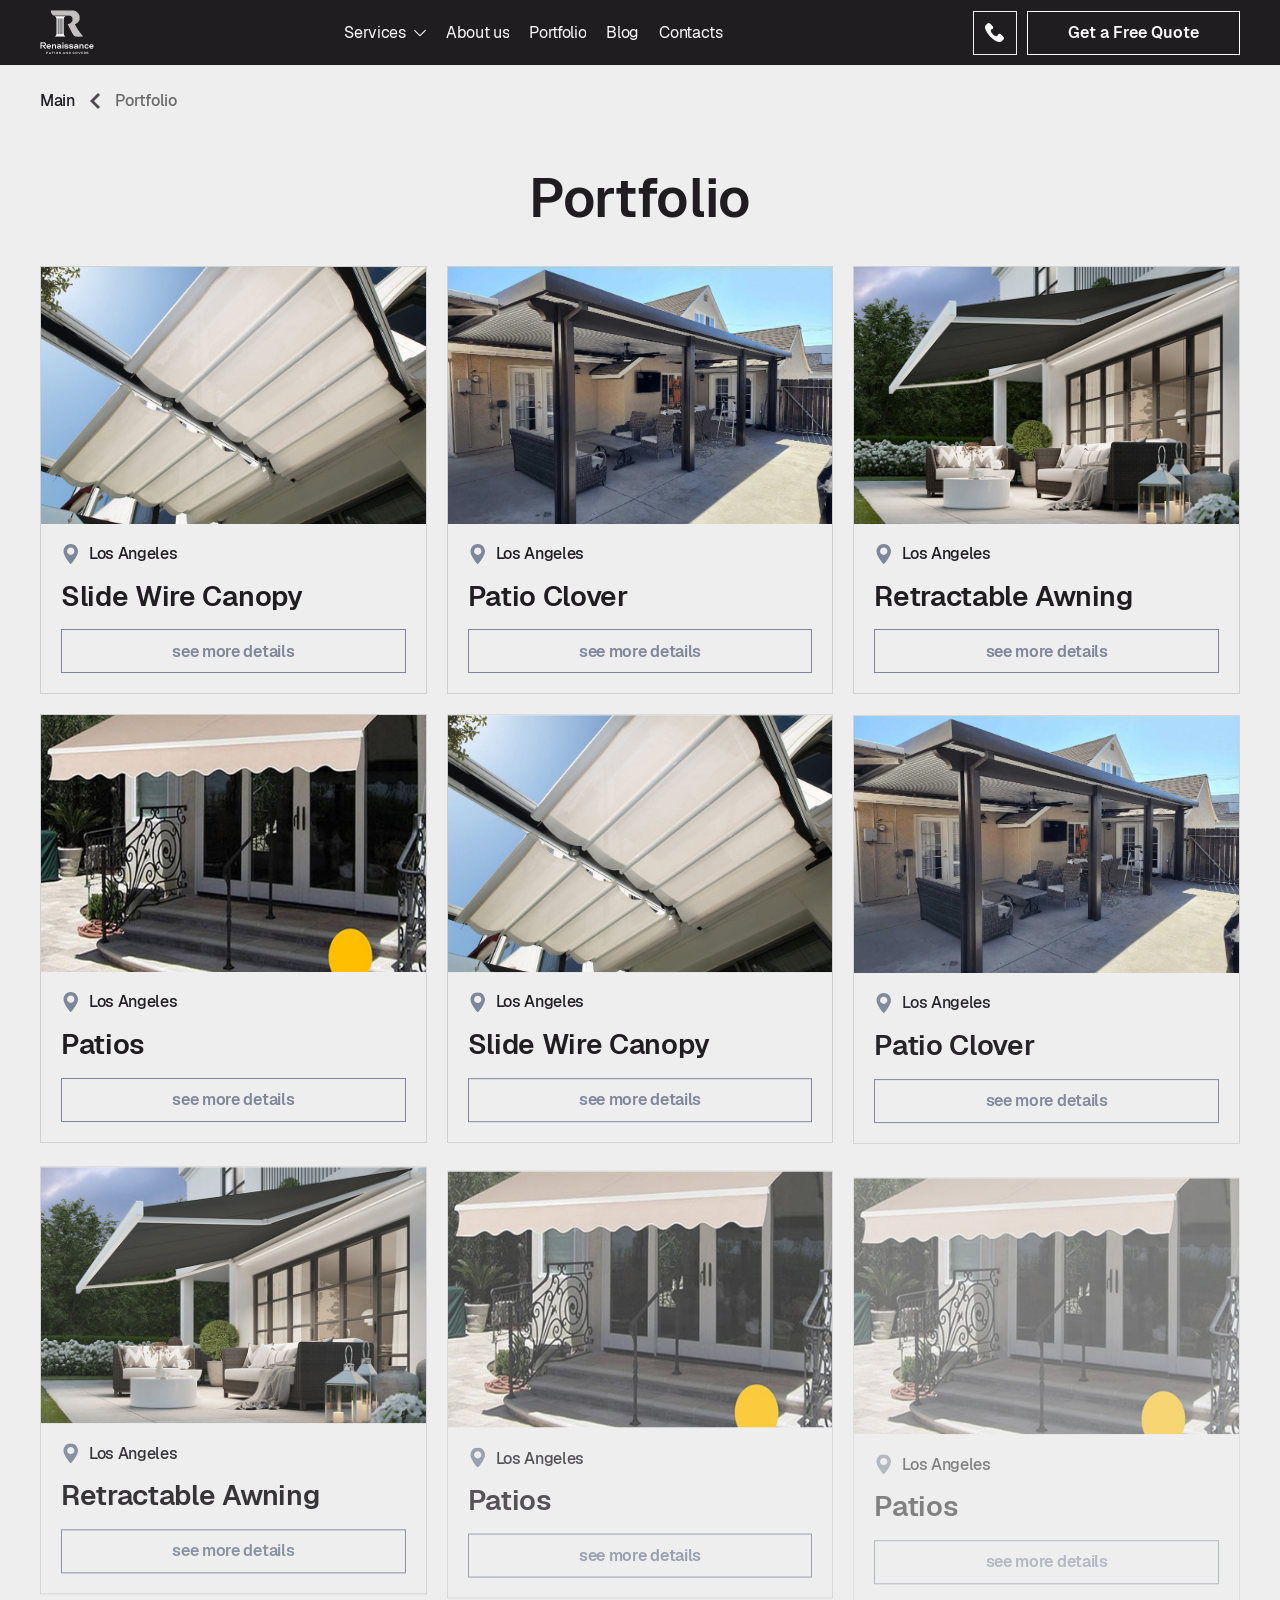
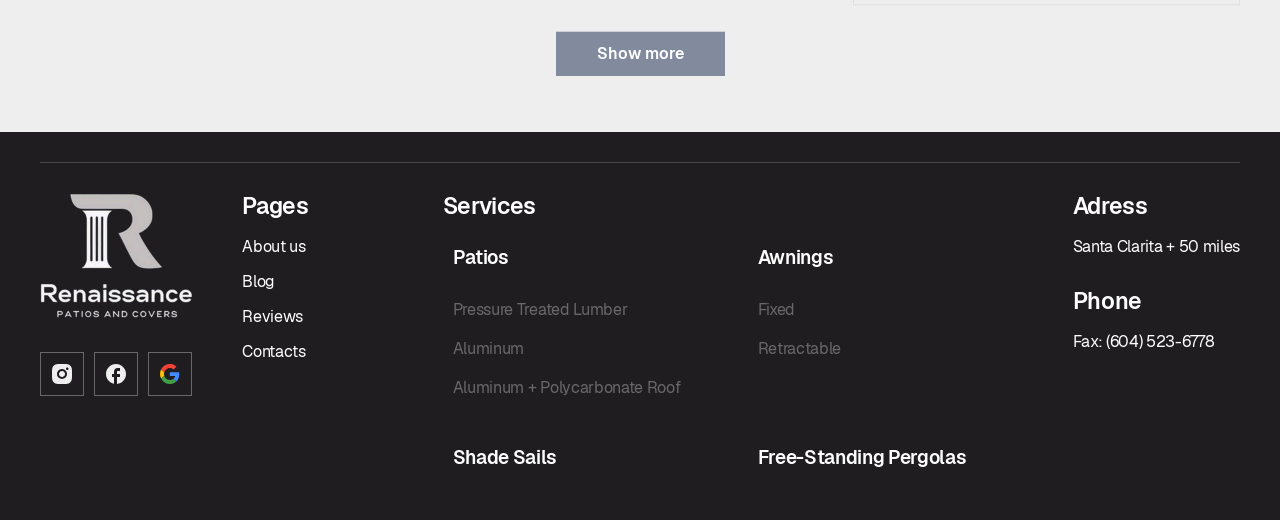
<file: portfolio.html>
<!doctype html>
<html lang="en">
<head>
    <meta charset="UTF-8" />
    <meta name="viewport" content="width=device-width, initial-scale=1.0, viewport-fit=cover" />

    <meta name="theme-color" content="#a21c26" />
    <meta name="apple-mobile-web-app-status-bar-style" content="default">

    <title>Renaissance</title>

    <!-- FAVICONS -->
    <link rel="icon" type="image/x-icon" href="./assets/images/favicon/favicon.ico" />
    <link rel="icon" type="image/svg+xml" href="./assets/images/favicon/favicon.svg" />
    <link rel="icon" type="image/png" sizes="96x96" href="./assets/images/favicon/favicon-96x96.png" />
    <link rel="apple-touch-icon" href="./assets/images/favicon/apple-touch-icon.png" />
    <link rel="manifest" href="./assets/images/favicon/site.webmanifest" />

  <script type="module" crossorigin src="./assets/js/vendor.min.js"></script>
  <script type="module" crossorigin src="./assets/js/main.min2.js"></script>
  <link rel="stylesheet" crossorigin href="./assets/css/style.min.css">
</head>
<body>
    <div class="wrapper" id="main">
        <header class="header">
            <div class="header__container" data-anim="fade-down">
                <a href="/" class="header__logo"><img src="./assets/images/logo.png" alt="Renaissance" /></a>
        
                <div class="header__menu menu">
                    <nav class="menu__nav">
                        <ul>
                            <li class="sub-in">
                                <a href="services.html">Services
        
                                    <div class="arrow">
                                        <svg class="icon">
                                            <use href="./assets/images/sprite.svg#icon-arrow-down"></use>
                                        </svg>
                                    </div>
                                </a>
        
                                <div class="sub-list lv-2">
                                    <ul>
                                        <li>
                                            <a href="service.html">Patios</a>
        
                                            <div class="arrow-trigger">
                                                <svg class="icon">
                                                    <use href="./assets/images/sprite.svg#icon-arrow-down"></use>
                                                </svg>
                                            </div>
                                            <div class="sub-list lv-3">
                                                <button class="btn-back" type="button">
                                                    <svg class="icon">
                                                        <use href="./assets/images/sprite.svg#icon-arrow-down"></use>
                                                    </svg>
                                                    Back</button>
                                                <ul>
                                                    <li>
                                                        <a href="subservice.html">Pressure Treated Lumber</a>
                                                    </li>
                                                    <li>
                                                        <a href="subservice.html">Aluminum</a>
                                                    </li>
                                                    <li>
                                                        <a href="subservice.html">Aluminum + Polycarbonate Roof</a>
                                                    </li>
                                                </ul>
                                            </div>
                                        </li>
                                        <li>
                                            <a href="service.html"> Shade Sails</a>
                                            <div class="arrow-trigger">
                                                <svg class="icon">
                                                    <use href="./assets/images/sprite.svg#icon-arrow-down"></use>
                                                </svg>
                                            </div>
                                            <div class="sub-list lv-3">
                                                <button class="btn-back" type="button">
                                                    <svg class="icon">
                                                        <use href="./assets/images/sprite.svg#icon-arrow-down"></use>
                                                    </svg>
                                                    Back</button>
                                                <ul>
                                                    <li>
                                                        <a href="subservice.html">Fixed Shade Sails</a>
                                                    </li>
                                                    <li>
                                                        <a href="subservice.html">Retractable Shade Sails</a>
                                                    </li>
                                                </ul>
                                            </div>
                                        </li>
                                        <li>
                                            <a href="service.html">Awnings</a>
                                        </li>
                                        <li>
                                            <a href="service.html">
                                                Free-Standing Pergolas</a>
                                        </li>
                                        <li>
                                            <a href="service.html"> Additional Services</a>
                                        </li>
        
                                    </ul>
                                </div>
                            </li>
                            <li>
                                <a href="about.html">About us</a>
                            </li>
                            <li>
                                <a href="portfolio.html">Portfolio</a>
                            </li>
                            <li>
                                <a href="blog.html">Blog</a>
                            </li>
                            <li>
                                <a href="contacts.html">Contacts</a>
                            </li>
                        </ul>
                    </nav>
                </div>
        
                <div class="header__actions">
                    <a class="header__link-phone" href="tel:6045236778" aria-label="phone main">
                        <svg class="icon">
                            <use href="./assets/images/sprite.svg#icon-phone"></use>
                        </svg>
                    </a>
                    <button class="header__btn btn btn--border" type="button" data-popup-target="#contact-us">
                        Get a Free Quote
                    </button>
        
        
                    <button class="header__burger js-menu-trigger" type="button" aria-label="open menu">
                        <span></span>
                    </button>
                </div>
            </div>
        </header>
        <main class="page page--portfolio">
            <nav class="breadcrumbs" aria-label="Breadcrumb" data-anim="fade-up">
                <div class="breadcrumbs__container">
                    <ol class="breadcrumbs__list" itemscope itemtype="https://schema.org/BreadcrumbList">
            
                        <li class="breadcrumbs__item breadcrumbs__item--main" itemprop="itemListElement" itemscope
                            itemtype="https://schema.org/ListItem">
                            <a class="breadcrumbs__link" href="/" itemprop="item">
                                <span itemprop="name">Main</span>
                            </a>
                            <meta itemprop="position" content="1" />
                        </li>
            
            
            
                        <li class="breadcrumbs__item breadcrumbs__item--current" itemprop="itemListElement" itemscope
                            itemtype="https://schema.org/ListItem">
                            <span class="breadcrumbs__current" itemprop="name" aria-current="page"> Portfolio</span>
                            <meta itemprop="position" content="2" />
                        </li>
            
                    </ol>
                </div>
            </nav>

            <!-- Portfolio -->
            <section class="section portfolio">
                <div class="portfolio__container">
                    <h2 class="portfolio__title title" data-anim="fade-up">Portfolio</h2>
                    <ul class="portfolio__list" id="js-portfolio-list" data-anim-stagger="true">
                        <li class="portfolio__item">
                            <div class=" portfolio-card">
                                <a href="#" class="portfolio-card__img">
                                    <img src="./assets/images/portfolio/01.jpg" alt="portfolio" loading="lazy">
                                </a>
                                <div class="portfolio-card__content">
                                    <div class="portfolio-card__location">
                                        <svg class="icon">
                                            <use href="./assets/images/sprite.svg#icon-location"></use>
                                        </svg>
                                        Los Angeles
                                    </div>
                                    <h3 class="portfolio-card__title">Slide Wire Canopy</h3>

                                    <a href="#" class="portfolio-card__btn btn">see more details</a>
                                </div>
                            </div>
                        </li>
                        <li class="portfolio__item">
                            <div class="portfolio-card">
                                <a href="#" class="portfolio-card__img">
                                    <img src="./assets/images/portfolio/02.jpg" alt="portfolio" loading="lazy">
                                </a>
                                <div class="portfolio-card__content">
                                    <div class="portfolio-card__location">
                                        <svg class="icon">
                                            <use href="./assets/images/sprite.svg#icon-location"></use>
                                        </svg>
                                        Los Angeles
                                    </div>
                                    <h3 class="portfolio-card__title">Patio Clover</h3>

                                    <a href="#" class="portfolio-card__btn btn">see more details</a>
                                </div>
                            </div>
                        </li>
                        <li class="portfolio__item">
                            <div class="portfolio-card">
                                <a href="#" class="portfolio-card__img">
                                    <img src="./assets/images/portfolio/03.jpg" alt="portfolio" loading="lazy">
                                </a>
                                <div class="portfolio-card__content">
                                    <div class="portfolio-card__location">
                                        <svg class="icon">
                                            <use href="./assets/images/sprite.svg#icon-location"></use>
                                        </svg>
                                        Los Angeles
                                    </div>
                                    <h3 class="portfolio-card__title">Retractable Awning</h3>

                                    <a href="#" class="portfolio-card__btn btn">see more details</a>
                                </div>
                            </div>
                        </li>
                        <li class="portfolio__item">
                            <div class="portfolio-card">
                                <a href="#" class="portfolio-card__img">
                                    <img src="./assets/images/portfolio/04.jpg" alt="portfolio" loading="lazy">
                                </a>
                                <div class="portfolio-card__content">
                                    <div class="portfolio-card__location">
                                        <svg class="icon">
                                            <use href="./assets/images/sprite.svg#icon-location"></use>
                                        </svg>
                                        Los Angeles
                                    </div>
                                    <h3 class="portfolio-card__title">Patios</h3>

                                    <a href="#" class="portfolio-card__btn btn">see more details</a>
                                </div>
                            </div>
                        </li>
                        <li class="portfolio__item">
                            <div class=" portfolio-card">
                                <a href="#" class="portfolio-card__img">
                                    <img src="./assets/images/portfolio/01.jpg" alt="portfolio" loading="lazy">
                                </a>
                                <div class="portfolio-card__content">
                                    <div class="portfolio-card__location">
                                        <svg class="icon">
                                            <use href="./assets/images/sprite.svg#icon-location"></use>
                                        </svg>
                                        Los Angeles
                                    </div>
                                    <h3 class="portfolio-card__title">Slide Wire Canopy</h3>

                                    <a href="#" class="portfolio-card__btn btn">see more details</a>
                                </div>
                            </div>
                        </li>
                        <li class="portfolio__item">
                            <div class="portfolio-card">
                                <a href="#" class="portfolio-card__img">
                                    <img src="./assets/images/portfolio/02.jpg" alt="portfolio" loading="lazy">
                                </a>
                                <div class="portfolio-card__content">
                                    <div class="portfolio-card__location">
                                        <svg class="icon">
                                            <use href="./assets/images/sprite.svg#icon-location"></use>
                                        </svg>
                                        Los Angeles
                                    </div>
                                    <h3 class="portfolio-card__title">Patio Clover</h3>

                                    <a href="#" class="portfolio-card__btn btn">see more details</a>
                                </div>
                            </div>
                        </li>
                        <li class="portfolio__item">
                            <div class="portfolio-card">
                                <a href="#" class="portfolio-card__img">
                                    <img src="./assets/images/portfolio/03.jpg" alt="portfolio" loading="lazy">
                                </a>
                                <div class="portfolio-card__content">
                                    <div class="portfolio-card__location">
                                        <svg class="icon">
                                            <use href="./assets/images/sprite.svg#icon-location"></use>
                                        </svg>
                                        Los Angeles
                                    </div>
                                    <h3 class="portfolio-card__title">Retractable Awning</h3>

                                    <a href="#" class="portfolio-card__btn btn">see more details</a>
                                </div>
                            </div>
                        </li>
                        <li class="portfolio__item">
                            <div class="portfolio-card">
                                <a href="#" class="portfolio-card__img">
                                    <img src="./assets/images/portfolio/04.jpg" alt="portfolio" loading="lazy">
                                </a>
                                <div class="portfolio-card__content">
                                    <div class="portfolio-card__location">
                                        <svg class="icon">
                                            <use href="./assets/images/sprite.svg#icon-location"></use>
                                        </svg>
                                        Los Angeles
                                    </div>
                                    <h3 class="portfolio-card__title">Patios</h3>

                                    <a href="#" class="portfolio-card__btn btn">see more details</a>
                                </div>
                            </div>
                        </li>
                        <li class="portfolio__item">
                            <div class="portfolio-card">
                                <a href="#" class="portfolio-card__img">
                                    <img src="./assets/images/portfolio/04.jpg" alt="portfolio" loading="lazy">
                                </a>
                                <div class="portfolio-card__content">
                                    <div class="portfolio-card__location">
                                        <svg class="icon">
                                            <use href="./assets/images/sprite.svg#icon-location"></use>
                                        </svg>
                                        Los Angeles
                                    </div>
                                    <h3 class="portfolio-card__title">Patios</h3>

                                    <a href="#" class="portfolio-card__btn btn">see more details</a>
                                </div>
                            </div>
                        </li>
                    </ul>

                    <div class="portfolio__bottom" data-anim="fade-up" data-anim-delay="0.3">
                        <button class="btn js-btn-show-more-list" type="button" data-current="1" data-max="5">
                            Show more</button>
                    </div>
                </div>
            </section>

        </main>

        <footer class="footer">
            <div class="footer__container">
                <div class="footer__row">
                    <div class="footer__col">
                        <a href="/" class="footer__logo"><img src="./assets/images/logo-footer.png" alt="Renaissance" /></a>
        
                        <div class="footer__social social">
                            <ul class="social__list">
                                <li class="social__item">
                                    <a href="#" class="social__link" aria-label="Instagram" target="_blank" rel="noopener">
                                        <svg width="20" height="20" viewBox="0 0 20 20" fill="none"
                                            xmlns="http://www.w3.org/2000/svg">
                                            <path
                                                d="M11.0286 6.13588e-07C12.1536 0.00300068 12.7246 0.00900071 13.2176 0.0230007L13.4116 0.0300007C13.6356 0.0380007 13.8566 0.0480007 14.1236 0.0600007C15.1876 0.110001 15.9136 0.278001 16.5506 0.525001C17.2106 0.779001 17.7666 1.123 18.3226 1.678C18.8313 2.17773 19.2248 2.78247 19.4756 3.45C19.7226 4.087 19.8906 4.813 19.9406 5.878C19.9526 6.144 19.9626 6.365 19.9706 6.59L19.9766 6.784C19.9916 7.276 19.9976 7.847 19.9996 8.972L20.0006 9.718L20.0006 11.028C20.003 11.7574 19.9953 12.4868 19.9776 13.216L19.9716 13.41C19.9636 13.635 19.9536 13.856 19.9416 14.122C19.8916 15.187 19.7216 15.912 19.4756 16.55C19.2248 17.2175 18.8313 17.8223 18.3226 18.322C17.8228 18.8307 17.2181 19.2242 16.5506 19.475C15.9136 19.722 15.1876 19.89 14.1236 19.94L13.4116 19.97L13.2176 19.976C12.7246 19.99 12.1536 19.997 11.0286 19.999L10.2826 20L8.97357 20C8.24383 20.0026 7.51409 19.9949 6.78457 19.977L6.59057 19.971C6.35318 19.962 6.11584 19.9517 5.87857 19.94C4.81457 19.89 4.08857 19.722 3.45057 19.475C2.7834 19.2241 2.17901 18.8306 1.67957 18.322C1.17051 17.8224 0.776677 17.2176 0.525568 16.55C0.278568 15.913 0.110568 15.187 0.060568 14.122L0.030568 13.41L0.0255682 13.216C0.00713424 12.4868 -0.00119995 11.7574 0.000568183 11.028L0.000568298 8.972C-0.00219956 8.2426 0.0051346 7.5132 0.0225685 6.784L0.0295685 6.59C0.0375685 6.365 0.0475685 6.144 0.0595685 5.878C0.109569 4.813 0.277569 4.088 0.524569 3.45C0.776263 2.7822 1.17079 2.17744 1.68057 1.678C2.17972 1.16955 2.78376 0.776074 3.45057 0.525C4.08857 0.278 4.81357 0.11 5.87857 0.0600003C6.14457 0.0480003 6.36657 0.0380003 6.59057 0.0300003L6.78457 0.0240003C7.51376 0.00623312 8.24316 -0.00143424 8.97257 0.00100043L11.0286 6.13588e-07ZM10.0006 5C8.67449 5 7.40272 5.52678 6.46503 6.46447C5.52735 7.40215 5.00057 8.67392 5.00057 10C5.00057 11.3261 5.52735 12.5979 6.46503 13.5355C7.40272 14.4732 8.67449 15 10.0006 15C11.3266 15 12.5984 14.4732 13.5361 13.5355C14.4738 12.5979 15.0006 11.3261 15.0006 10C15.0006 8.67392 14.4738 7.40215 13.5361 6.46447C12.5984 5.52678 11.3267 5 10.0006 5ZM10.0006 7C10.3945 6.99993 10.7847 7.07747 11.1487 7.22817C11.5127 7.37887 11.8434 7.5998 12.122 7.87833C12.4007 8.15686 12.6217 8.48754 12.7725 8.85149C12.9233 9.21544 13.001 9.60554 13.0011 9.9995C13.0011 10.3935 12.9236 10.7836 12.7729 11.1476C12.6222 11.5116 12.4013 11.8423 12.1227 12.121C11.8442 12.3996 11.5135 12.6206 11.1496 12.7714C10.7856 12.9223 10.3955 12.9999 10.0016 13C9.20592 13 8.44286 12.6839 7.88025 12.1213C7.31764 11.5587 7.00157 10.7956 7.00157 10C7.00157 9.20435 7.31764 8.44129 7.88025 7.87868C8.44286 7.31607 9.20592 7 10.0016 7M15.2516 3.5C14.92 3.5 14.6021 3.6317 14.3677 3.86612C14.1333 4.10054 14.0016 4.41848 14.0016 4.75C14.0016 5.08152 14.1333 5.39946 14.3677 5.63388C14.6021 5.8683 14.92 6 15.2516 6C15.5831 6 15.901 5.8683 16.1355 5.63388C16.3699 5.39946 16.5016 5.08152 16.5016 4.75C16.5016 4.41848 16.3699 4.10054 16.1355 3.86612C15.901 3.6317 15.5831 3.5 15.2516 3.5Z"
                                                fill="#EEEEEE" />
                                        </svg>
                                    </a>
                                </li>
                                <li class="social__item">
                                    <a href="#" class="social__link" aria-label="Facebook" target="_blank" rel="noopener">
                                        <svg width="20" height="20" viewBox="0 0 20 20" fill="none"
                                            xmlns="http://www.w3.org/2000/svg">
                                            <path
                                                d="M20 10C20 4.48 15.52 8.63475e-07 10 5.56363e-07C4.48 2.4925e-07 -2.4925e-07 4.48 -5.56363e-07 10C-8.25642e-07 14.84 3.44 18.87 8 19.8L8 13L6 13L6 10L8 10L8 7.5C8 5.57 9.57 4 11.5 4L14 4L14 7L12 7C11.45 7 11 7.45 11 8L11 10L14 10L14 13L11 13L11 19.95C16.05 19.45 20 15.19 20 10Z"
                                                fill="#EEEEEE" />
                                        </svg>
                                    </a>
                                </li>
                                <li class="social__item">
                                    <a href="#" class="social__link" aria-label="Google" target="_blank" rel="noopener">
                                        <svg width="21" height="21" viewBox="0 0 21 21" fill="none"
                                            xmlns="http://www.w3.org/2000/svg">
                                            <path opacity="0.987" fill-rule="evenodd" clip-rule="evenodd"
                                                d="M8.93887 0.0911254C10.0264 -0.0303745 10.6699 -0.0303745 11.8384 0.0911256C13.9068 0.397268 15.8242 1.35335 17.3134 2.82113C16.3071 3.77233 15.314 4.73742 14.3344 5.71613C12.4584 4.12613 10.3644 3.75913 8.05236 4.61513C6.35636 5.39513 5.17536 6.65913 4.50936 8.40713C3.42102 7.59687 2.34686 6.76774 1.28736 5.92013C1.21373 5.88137 1.12964 5.86718 1.04736 5.87962C2.73036 2.63463 5.36037 0.704625 8.93737 0.0896254"
                                                fill="#F44336" />
                                            <path opacity="0.997" fill-rule="evenodd" clip-rule="evenodd"
                                                d="M1.04438 5.87978C1.12938 5.86678 1.20988 5.88028 1.28588 5.92028C2.34538 6.7679 3.41954 7.59703 4.50788 8.40728C4.33662 9.08837 4.22866 9.78383 4.18538 10.4848C4.22238 11.1628 4.32988 11.8283 4.50788 12.4813L1.12538 15.1738C-0.347621 12.0958 -0.374621 8.99778 1.04438 5.87978Z"
                                                fill="#FFC107" />
                                            <path opacity="0.999" fill-rule="evenodd" clip-rule="evenodd"
                                                d="M17.1529 18.4346C16.0996 17.5058 14.997 16.6345 13.8499 15.8246C14.9999 15.0126 15.6979 13.8986 15.9439 12.4826L10.3084 12.4826L10.3084 8.56911C13.5584 8.54211 16.8069 8.56961 20.0539 8.65162C20.6699 11.9966 19.9584 15.0126 17.9194 17.6996C17.6769 17.9573 17.4201 18.2027 17.1529 18.4346Z"
                                                fill="#448AFF" />
                                            <path opacity="0.993" fill-rule="evenodd" clip-rule="evenodd"
                                                d="M4.50787 12.4824C5.73787 15.5394 7.99287 16.9664 11.2729 16.7634C12.1936 16.6568 13.0764 16.3352 13.8499 15.8244C14.9979 16.6364 16.0989 17.5064 17.1529 18.4344C15.4828 19.9351 13.3535 20.8255 11.1124 20.9604C10.6032 21.0011 10.0916 21.0011 9.58237 20.9604C5.76437 20.5104 2.94537 18.5814 1.12537 15.1734L4.50787 12.4824Z"
                                                fill="#43A047" />
                                        </svg>
        
                                    </a>
                                </li>
                            </ul>
                        </div>
                    </div>
                    <div class="footer__col">
                        <nav class="footer__nav">
                            <h2 class="footer__title">Pages</h2>
                            <ul class="footer__list">
                                <li class="footer__item">
                                    <a class="footer__link" href="#">About us</a>
                                </li>
                                <li class="footer__item">
                                    <a class="footer__link" href="#">Blog</a>
                                </li>
                                <li class="footer__item">
                                    <a class="footer__link" href="#">Reviews</a>
                                </li>
                                <li class="footer__item">
                                    <a class="footer__link" href="#">Contacts</a>
                                </li>
                            </ul>
                        </nav>
                    </div>
                    <div class="footer__col">
                        <h2 class="footer__title">Services</h2>
                        <ul class="footer__services">
                            <li class="footer__item">
                                <a class="footer__link" href="#">Patios</a>
                                <ul class="footer__sub-list">
                                    <li class="footer__item">
                                        <a class="footer__link" href="#">Pressure Treated Lumber</a>
                                    </li>
                                    <li class="footer__item">
                                        <a class="footer__link" href="#">Aluminum</a>
                                    </li>
                                    <li class="footer__item">
                                        <a class="footer__link" href="#">Aluminum + Polycarbonate Roof</a>
                                    </li>
                                </ul>
                            </li>
                            <li class="footer__item">
                                <a class="footer__link" href="#">Awnings</a>
                                <ul class="footer__sub-list">
                                    <li class="footer__item">
                                        <a class="footer__link" href="#">Fixed</a>
                                    </li>
                                    <li class="footer__item">
                                        <a class="footer__link" href="#">Retractable</a>
                                    </li>
                                </ul>
                            </li>
                            <li class="footer__item">
                                <a class="footer__link" href="#">Shade Sails</a>
                            </li>
                            <li class="footer__item">
                                <a class="footer__link" href="#">Free-Standing Pergolas</a>
                            </li>
                        </ul>
                    </div>
                    <div class="footer__col">
                        <div class="footer__contacts">
                            <div class="footer__contacts-item">
                                <h2 class="footer__title">Adress</h2>
                                <a href="#" class="footer__link">Santa Clarita + 50 miles</a>
                            </div>
                            <div class="footer__contacts-item">
                                <h2 class="footer__title">Phone</h2>
                                <a href="tel:6045236778" class="footer__link">Fax: (604) 523-6778</a>
                            </div>
                        </div>
                    </div>
                </div>
            </div>
        </footer>    </div>
    <div id="contact-us" class="popup" aria-hidden="true">
        <div class="popup__wrapper">
            <div class="popup__content">
                <div class="popup__body">
                    <button class="popup__close" data-close-popup aria-label="Закрити" type="button"></button>
                    <h2 class="popup__title title">Contact Us</h2>
    
                    <form action="">
                        <div class="form-group">
                            <label class="form-label" for="name">Name</label>
                            <input class="form-input" type="text" name="" id="name" required placeholder="Artem Shulga*">
                        </div>
                        <div class="form-group">
                            <label class="form-label" for="phone">Phone</label>
                            <input class="form-input" type="phone" name="" id="phone" required
                                placeholder="(604) 317-0004*">
                        </div>
    
                        <div class="form-group">
                            <label class="form-label" for="email">Email</label>
                            <input class="form-input" type="email" name="" id="email" required
                                placeholder=" company@gmail.com*">
                        </div>
    
    
                        <div class="form-group">
                            <label class="form-label" for="message">Message</label>
                            <textarea class="form-input" name="" id="message"></textarea>
                        </div>
                        <button class="btn-form btn" type="submit">Sumbit</button>
                    </form>
                </div>
            </div>
        </div>
    </div>
    
    <div id="popup-success" class="popup" aria-hidden="true">
        <div class="popup__wrapper">
    
            <div class="popup__content">
                <button class="popup__close close-popup" data-close-popup aria-label="Close" type="button"></button>
    
                <div class="popup__body">
                    <h2 class="popup__title">
                        Дякуємо!
                    </h2>
                    <div class="popup__text">
                        <p>Ми звʼяжемось з вами протягом 24 годин</p>
                    </div>
                    <button class="btn" type="button" data-close-popup>Ок
                    </button>
                </div>
            </div>
        </div>
    </div></body>

</html>
</file>
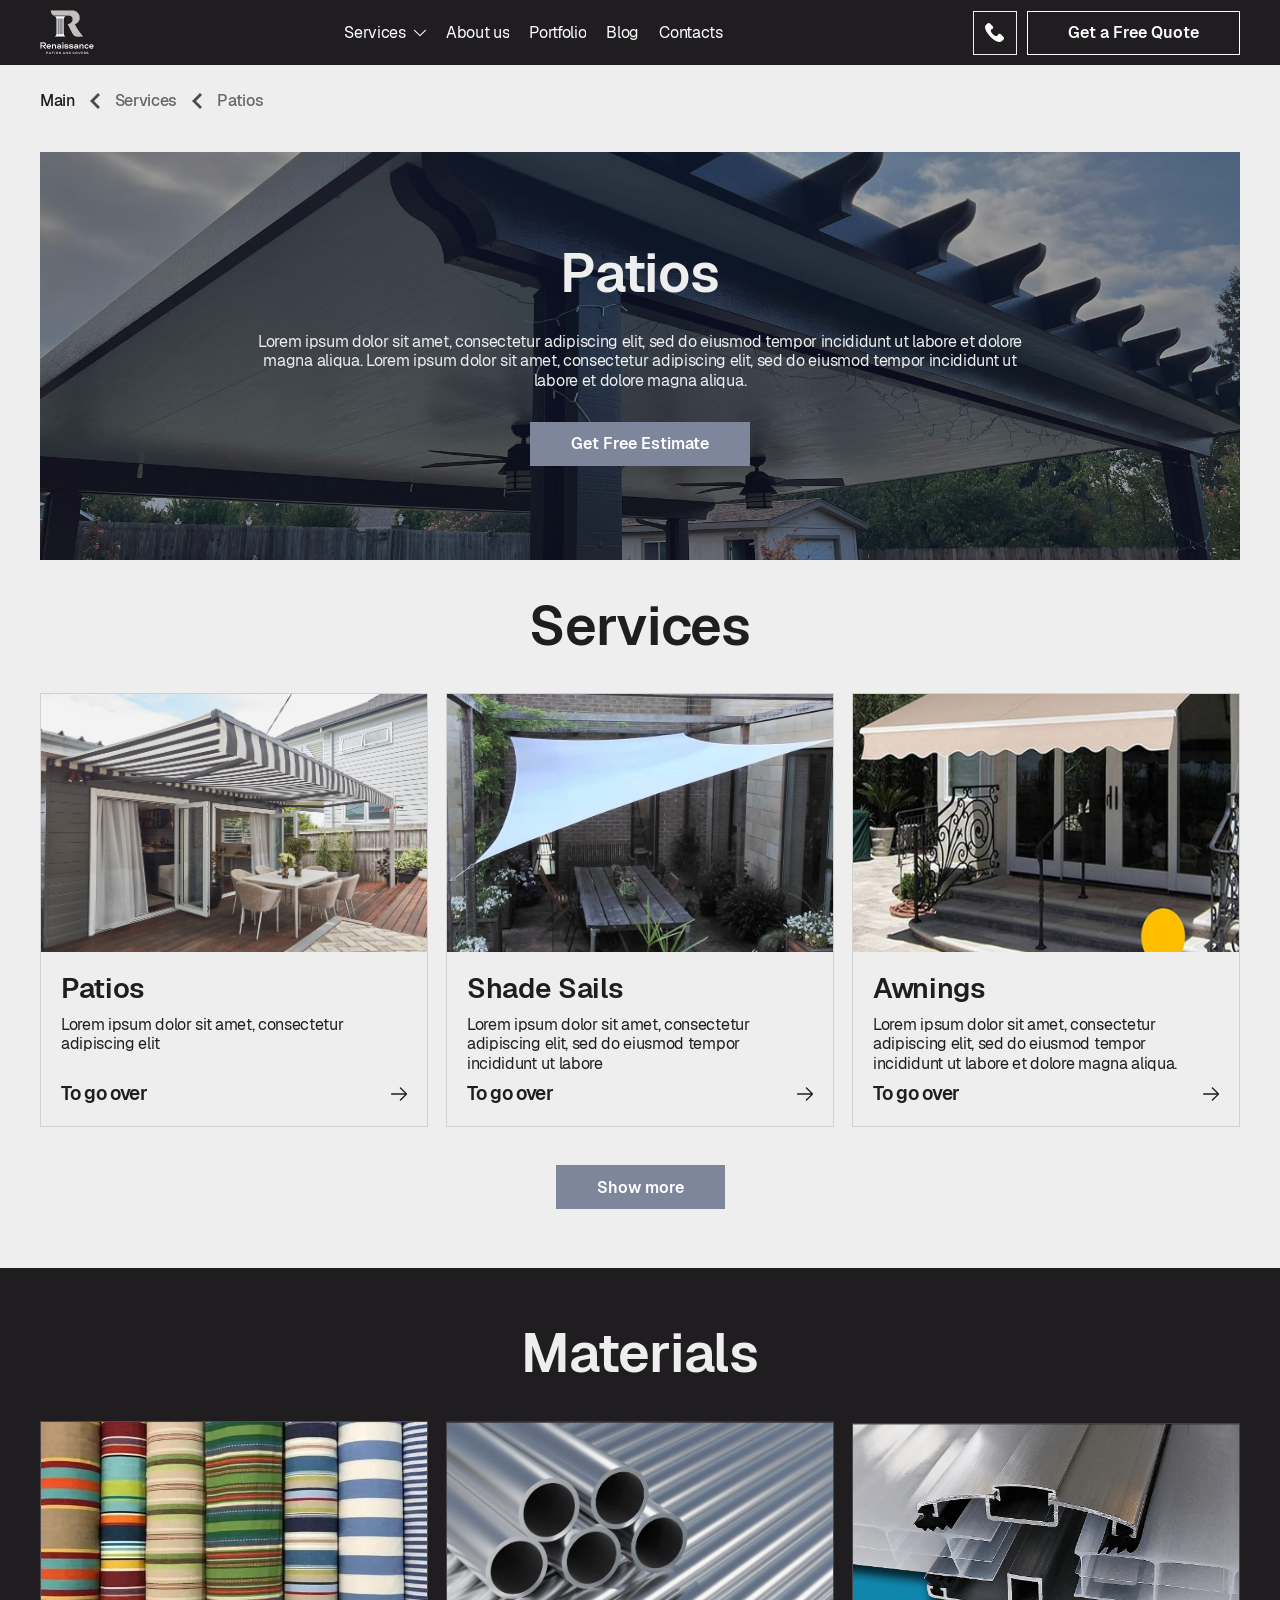
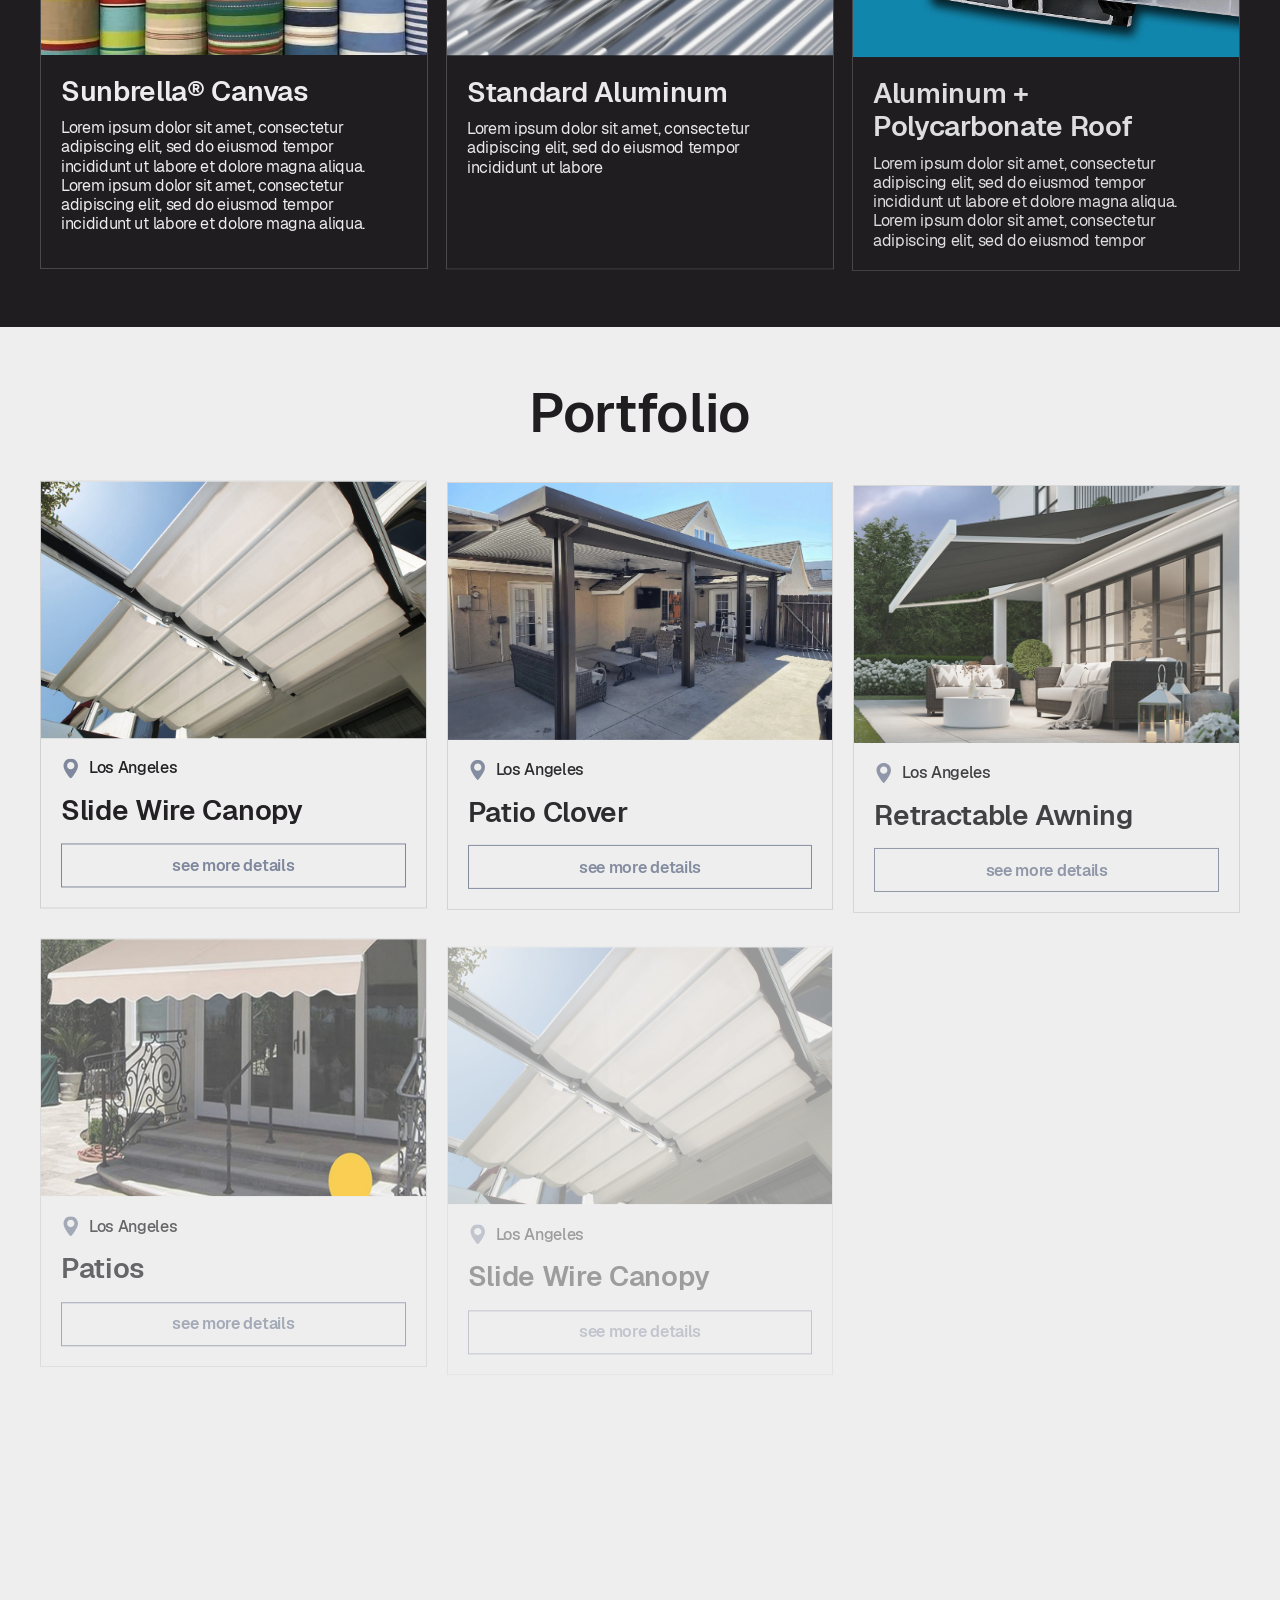
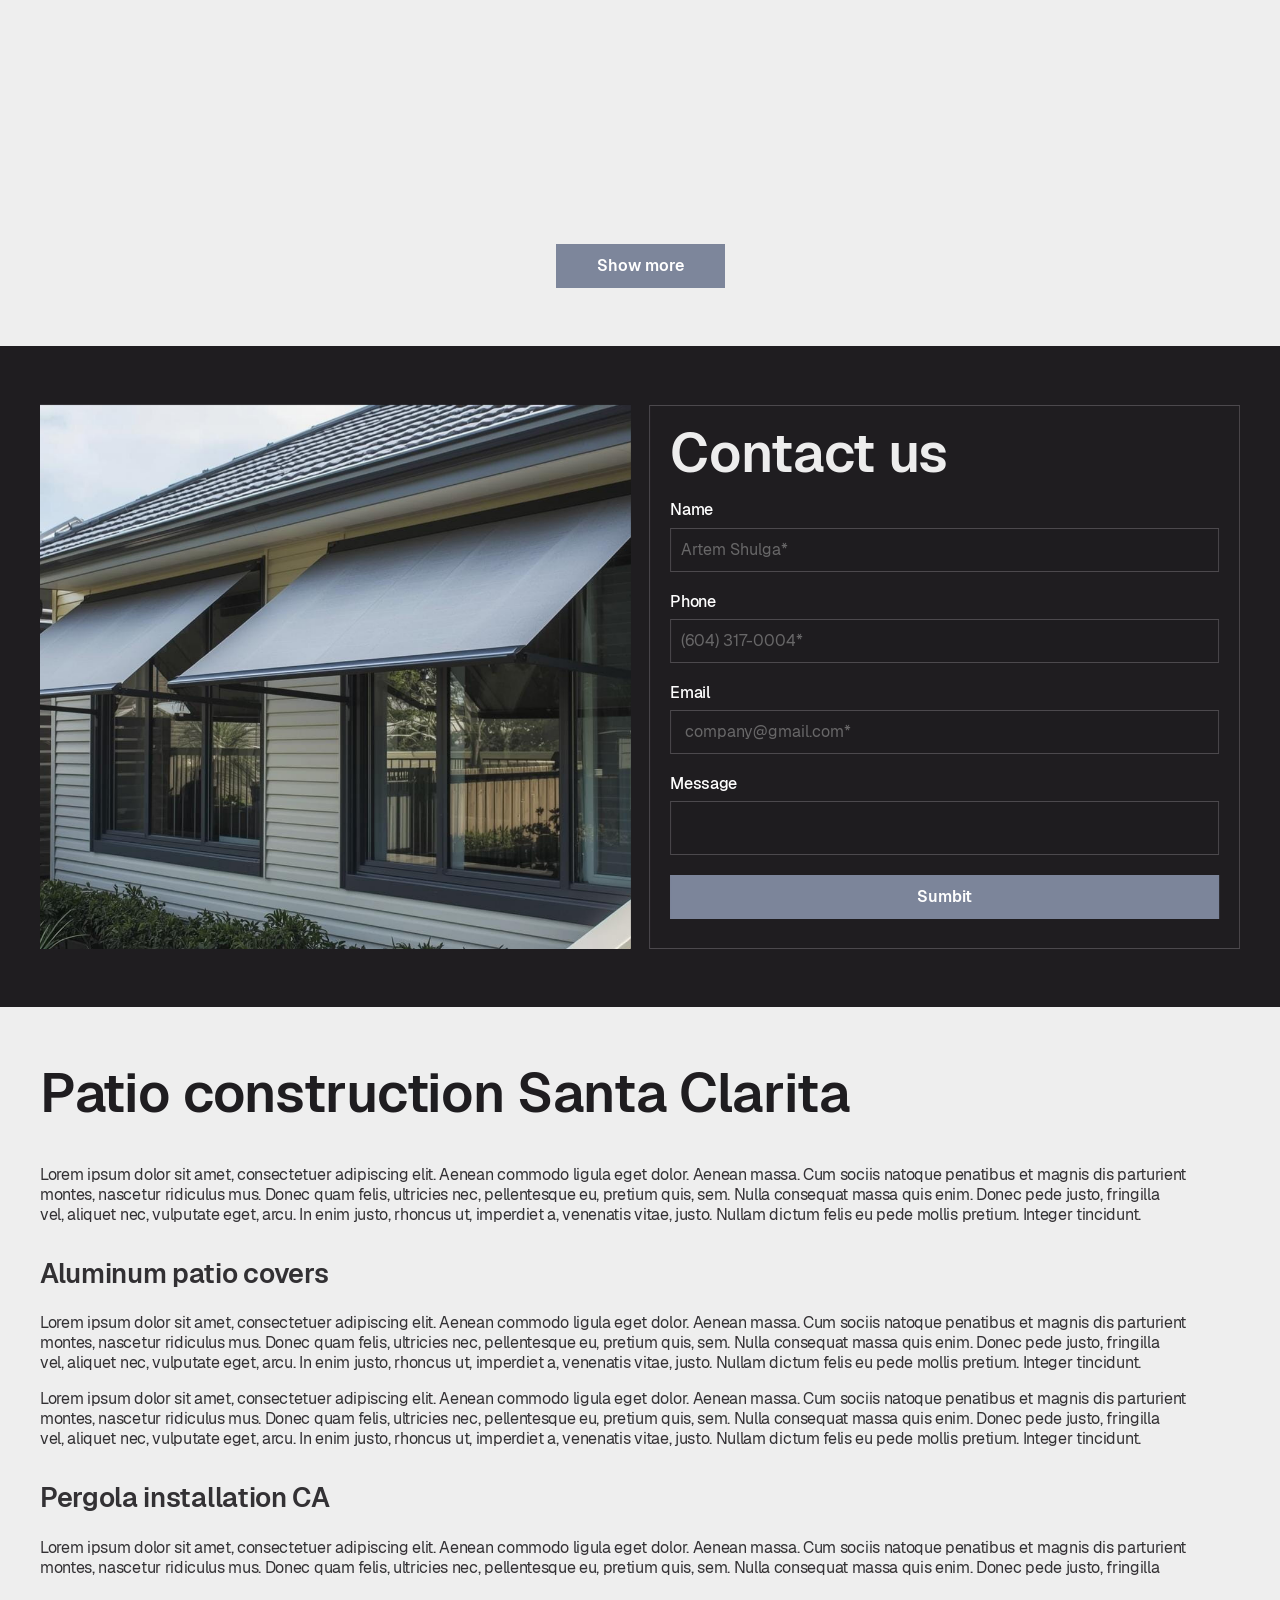
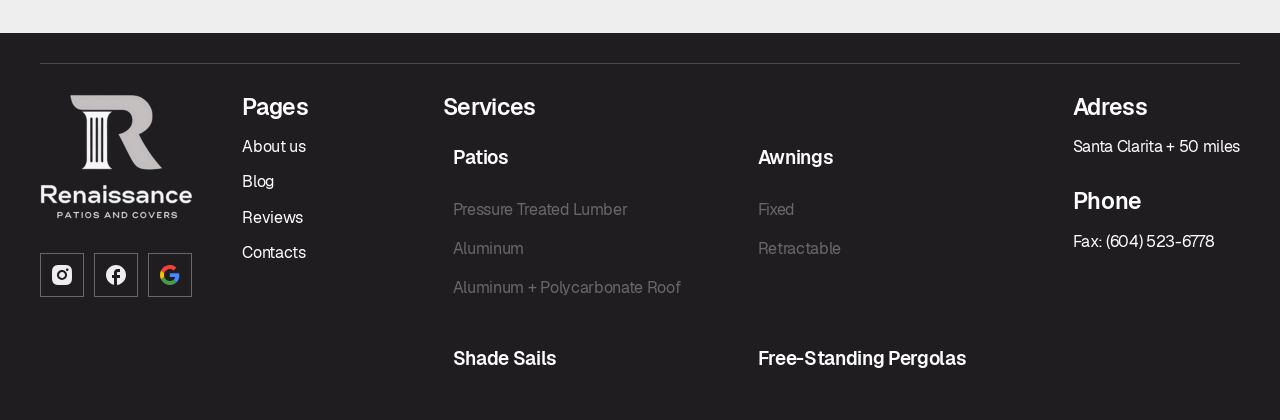
<file: service.html>
<!doctype html>
<html lang="en">
<head>
    <meta charset="UTF-8" />
    <meta name="viewport" content="width=device-width, initial-scale=1.0, viewport-fit=cover" />

    <meta name="theme-color" content="#a21c26" />
    <meta name="apple-mobile-web-app-status-bar-style" content="default">

    <title>Renaissance</title>

    <!-- FAVICONS -->
    <link rel="icon" type="image/x-icon" href="./assets/images/favicon/favicon.ico" />
    <link rel="icon" type="image/svg+xml" href="./assets/images/favicon/favicon.svg" />
    <link rel="icon" type="image/png" sizes="96x96" href="./assets/images/favicon/favicon-96x96.png" />
    <link rel="apple-touch-icon" href="./assets/images/favicon/apple-touch-icon.png" />
    <link rel="manifest" href="./assets/images/favicon/site.webmanifest" />

  <script type="module" crossorigin src="./assets/js/vendor.min.js"></script>
  <script type="module" crossorigin src="./assets/js/main.min2.js"></script>
  <link rel="stylesheet" crossorigin href="./assets/css/style.min.css">
</head>
<body>
    <div class="wrapper" id="main">
        <header class="header">
            <div class="header__container" data-anim="fade-down">
                <a href="/" class="header__logo"><img src="./assets/images/logo.png" alt="Renaissance" /></a>
        
                <div class="header__menu menu">
                    <nav class="menu__nav">
                        <ul>
                            <li class="sub-in">
                                <a href="services.html">Services
        
                                    <div class="arrow">
                                        <svg class="icon">
                                            <use href="./assets/images/sprite.svg#icon-arrow-down"></use>
                                        </svg>
                                    </div>
                                </a>
        
                                <div class="sub-list lv-2">
                                    <ul>
                                        <li>
                                            <a href="service.html">Patios</a>
        
                                            <div class="arrow-trigger">
                                                <svg class="icon">
                                                    <use href="./assets/images/sprite.svg#icon-arrow-down"></use>
                                                </svg>
                                            </div>
                                            <div class="sub-list lv-3">
                                                <button class="btn-back" type="button">
                                                    <svg class="icon">
                                                        <use href="./assets/images/sprite.svg#icon-arrow-down"></use>
                                                    </svg>
                                                    Back</button>
                                                <ul>
                                                    <li>
                                                        <a href="subservice.html">Pressure Treated Lumber</a>
                                                    </li>
                                                    <li>
                                                        <a href="subservice.html">Aluminum</a>
                                                    </li>
                                                    <li>
                                                        <a href="subservice.html">Aluminum + Polycarbonate Roof</a>
                                                    </li>
                                                </ul>
                                            </div>
                                        </li>
                                        <li>
                                            <a href="service.html"> Shade Sails</a>
                                            <div class="arrow-trigger">
                                                <svg class="icon">
                                                    <use href="./assets/images/sprite.svg#icon-arrow-down"></use>
                                                </svg>
                                            </div>
                                            <div class="sub-list lv-3">
                                                <button class="btn-back" type="button">
                                                    <svg class="icon">
                                                        <use href="./assets/images/sprite.svg#icon-arrow-down"></use>
                                                    </svg>
                                                    Back</button>
                                                <ul>
                                                    <li>
                                                        <a href="subservice.html">Fixed Shade Sails</a>
                                                    </li>
                                                    <li>
                                                        <a href="subservice.html">Retractable Shade Sails</a>
                                                    </li>
                                                </ul>
                                            </div>
                                        </li>
                                        <li>
                                            <a href="service.html">Awnings</a>
                                        </li>
                                        <li>
                                            <a href="service.html">
                                                Free-Standing Pergolas</a>
                                        </li>
                                        <li>
                                            <a href="service.html"> Additional Services</a>
                                        </li>
        
                                    </ul>
                                </div>
                            </li>
                            <li>
                                <a href="about.html">About us</a>
                            </li>
                            <li>
                                <a href="portfolio.html">Portfolio</a>
                            </li>
                            <li>
                                <a href="blog.html">Blog</a>
                            </li>
                            <li>
                                <a href="contacts.html">Contacts</a>
                            </li>
                        </ul>
                    </nav>
                </div>
        
                <div class="header__actions">
                    <a class="header__link-phone" href="tel:6045236778" aria-label="phone main">
                        <svg class="icon">
                            <use href="./assets/images/sprite.svg#icon-phone"></use>
                        </svg>
                    </a>
                    <button class="header__btn btn btn--border" type="button" data-popup-target="#contact-us">
                        Get a Free Quote
                    </button>
        
        
                    <button class="header__burger js-menu-trigger" type="button" aria-label="open menu">
                        <span></span>
                    </button>
                </div>
            </div>
        </header>
        <main class="page page--service">
            <nav class="breadcrumbs" aria-label="Breadcrumb" data-anim="fade-up">
                <div class="breadcrumbs__container">
                    <ol class="breadcrumbs__list" itemscope itemtype="https://schema.org/BreadcrumbList">
            
                        <li class="breadcrumbs__item breadcrumbs__item--main" itemprop="itemListElement" itemscope
                            itemtype="https://schema.org/ListItem">
                            <a class="breadcrumbs__link" href="/" itemprop="item">
                                <span itemprop="name">Main</span>
                            </a>
                            <meta itemprop="position" content="1" />
                        </li>
            
                        <li class="breadcrumbs__item" itemprop="itemListElement" itemscope itemtype="https://schema.org/ListItem">
                            <a class="breadcrumbs__link" href="#" itemprop="item">
                                <span itemprop="name">Services</span>
                            </a>
                            <meta itemprop="position" content="2" />
                        </li>
            
            
                        <li class="breadcrumbs__item breadcrumbs__item--current" itemprop="itemListElement" itemscope
                            itemtype="https://schema.org/ListItem">
                            <span class="breadcrumbs__current" itemprop="name" aria-current="page"> Patios</span>
                            <meta itemprop="position" content="3" />
                        </li>
            
                    </ol>
                </div>
            </nav>
            <section class="banner">
                <div class="banner__container">
                    <div class="banner__wrap">
                        <div class="banner__img">
                            <img src="./assets/images/banner01.jpg" alt="banner">
                        </div>

                        <div class="banner__content">
                            <h1 class="banner__title title" data-anim="fade-up">Patios</h1>
                            <div class="banner__text" data-anim="fade-up" data-anim-delay="0.3">
                                <p>Lorem ipsum dolor sit amet, consectetur adipiscing elit, sed do eiusmod tempor
                                    incididunt ut labore et dolore magna aliqua. Lorem ipsum dolor sit amet, consectetur
                                    adipiscing elit, sed do eiusmod tempor incididunt ut labore et dolore magna aliqua.
                                </p>
                            </div>
                            <button class="banner__btn btn" type="button" data-popup-target="#contact-us"
                                data-anim="fade-up" data-anim-delay="0.5">
                                Get Free Estimate
                            </button>
                        </div>
                    </div>
                </div>
            </section>


            <section class="section services">
                <div class="services__container">
                    <h2 class="services__title title" data-anim="fade-up">Services</h2>
                    <ul class="services__list" data-anim-stagger="true">
                        <li class="services__item service-card">
                            <a href="#" class="service-card__img">
                                <img src="./assets/images/services/01.jpg" alt="service" loading="lazy">
                            </a>
                            <div class="service-card__content">
                                <h3 class="service-card__title">Patios</h3>
                                <div class="service-card__text">
                                    <p>Lorem ipsum dolor sit amet, consectetur adipiscing elit</p>
                                </div>
                                <a href="#" class="service-card__link">To go over

                                    <svg class="icon">
                                        <use href="./assets/images/sprite.svg#icon-arrow-next"></use>
                                    </svg>
                                </a>
                            </div>
                        </li>
                        <li class="services__item service-card">
                            <a href="#" class="service-card__img">
                                <img src="./assets/images/services/02.jpg" alt="service" loading="lazy">
                            </a>
                            <div class="service-card__content">
                                <h3 class="service-card__title">Shade Sails</h3>
                                <div class="service-card__text">
                                    <p>Lorem ipsum dolor sit amet, consectetur adipiscing elit, sed do eiusmod
                                        tempor incididunt ut labore</p>
                                </div>
                                <a href="#" class="service-card__link">To go over

                                    <svg class="icon">
                                        <use href="./assets/images/sprite.svg#icon-arrow-next"></use>
                                    </svg>
                                </a>
                            </div>
                        </li>
                        <li class="services__item service-card">
                            <a href="#" class="service-card__img">
                                <img src="./assets/images/services/03.jpg" alt="service" loading="lazy">
                            </a>
                            <div class="service-card__content">
                                <h3 class="service-card__title">Awnings</h3>
                                <div class="service-card__text">
                                    <p>Lorem ipsum dolor sit amet, consectetur adipiscing elit, sed do eiusmod tempor
                                        incididunt ut labore et dolore magna aliqua. </p>
                                </div>
                                <a href="#" class="service-card__link">To go over

                                    <svg class="icon">
                                        <use href="./assets/images/sprite.svg#icon-arrow-next"></use>
                                    </svg>
                                </a>
                            </div>
                        </li>
                    </ul>
                    <div class="portfolio__bottom" data-anim="fade-up" data-anim-delay="0.3">
                        <button class="btn js-btn-show-more-list" type="button">Show more</button>
                    </div>
                </div>
            </section>

            <!-- Materials -->
            <section class="section materials mod-black">
                <div class="materials__container">
                    <h2 class="materials__title title" data-anim="fade-up">Materials</h2>
                    <ul class="materials__list" data-anim-stagger="true">
                        <li class="materials__item material-item">
                            <div class="material-item__img">
                                <img src="./assets/images/materials01.jpg" alt="materials" loading="lazy">
                            </div>
                            <div class="material-item__content">
                                <h3 class="material-item__title">Sunbrella® Canvas</h3>
                                <div class="material-item__text">
                                    <p>Lorem ipsum dolor sit amet, consectetur adipiscing elit, sed do eiusmod tempor
                                        incididunt ut labore et dolore magna aliqua. Lorem ipsum dolor sit amet,
                                        consectetur adipiscing elit, sed do eiusmod tempor incididunt ut labore et
                                        dolore magna aliqua. </p>
                                </div>
                            </div>
                        </li>
                        <li class="materials__item material-item">
                            <div class="material-item__img">
                                <img src="./assets/images/materials02.jpg" alt="materials" loading="lazy">
                            </div>
                            <div class="material-item__content">
                                <h3 class="material-item__title">Standard
                                    Aluminum</h3>
                                <div class="material-item__text">
                                    <p>Lorem ipsum dolor sit amet, consectetur adipiscing elit, sed do eiusmod tempor
                                        incididunt ut labore </p>
                                </div>
                            </div>
                        </li>
                        <li class="materials__item material-item">
                            <div class="material-item__img">
                                <img src="./assets/images/materials03.jpg" alt="materials" loading="lazy">
                            </div>
                            <div class="material-item__content">
                                <h3 class="material-item__title">Aluminum +
                                    Polycarbonate Roof</h3>
                                <div class="material-item__text">
                                    <p>Lorem ipsum dolor sit amet, consectetur adipiscing elit, sed do eiusmod tempor
                                        incididunt ut labore et dolore magna aliqua. Lorem ipsum dolor sit amet,
                                        consectetur adipiscing elit, sed do eiusmod tempor </p>
                                </div>
                            </div>
                        </li>
                    </ul>
                </div>
            </section>

            <!-- Portfolio -->
            <section class="section portfolio">
                <div class="portfolio__container">
                    <h2 class="portfolio__title title" data-anim="fade-up">Portfolio</h2>
                    <ul class="portfolio__list" id="js-portfolio-list" data-anim-stagger="true">
                        <li class="portfolio__item">
                            <div class=" portfolio-card">
                                <a href="#" class="portfolio-card__img">
                                    <img src="./assets/images/portfolio/01.jpg" alt="portfolio" loading="lazy">
                                </a>
                                <div class="portfolio-card__content">
                                    <div class="portfolio-card__location">
                                        <svg class="icon">
                                            <use href="./assets/images/sprite.svg#icon-location"></use>
                                        </svg>
                                        Los Angeles
                                    </div>
                                    <h3 class="portfolio-card__title">Slide Wire Canopy</h3>

                                    <a href="#" class="portfolio-card__btn btn">see more details</a>
                                </div>
                            </div>
                        </li>
                        <li class="portfolio__item">
                            <div class="portfolio-card">
                                <a href="#" class="portfolio-card__img">
                                    <img src="./assets/images/portfolio/02.jpg" alt="portfolio" loading="lazy">
                                </a>
                                <div class="portfolio-card__content">
                                    <div class="portfolio-card__location">
                                        <svg class="icon">
                                            <use href="./assets/images/sprite.svg#icon-location"></use>
                                        </svg>
                                        Los Angeles
                                    </div>
                                    <h3 class="portfolio-card__title">Patio Clover</h3>

                                    <a href="#" class="portfolio-card__btn btn">see more details</a>
                                </div>
                            </div>
                        </li>
                        <li class="portfolio__item">
                            <div class="portfolio-card">
                                <a href="#" class="portfolio-card__img">
                                    <img src="./assets/images/portfolio/03.jpg" alt="portfolio" loading="lazy">
                                </a>
                                <div class="portfolio-card__content">
                                    <div class="portfolio-card__location">
                                        <svg class="icon">
                                            <use href="./assets/images/sprite.svg#icon-location"></use>
                                        </svg>
                                        Los Angeles
                                    </div>
                                    <h3 class="portfolio-card__title">Retractable Awning</h3>

                                    <a href="#" class="portfolio-card__btn btn">see more details</a>
                                </div>
                            </div>
                        </li>
                        <li class="portfolio__item">
                            <div class="portfolio-card">
                                <a href="#" class="portfolio-card__img">
                                    <img src="./assets/images/portfolio/04.jpg" alt="portfolio" loading="lazy">
                                </a>
                                <div class="portfolio-card__content">
                                    <div class="portfolio-card__location">
                                        <svg class="icon">
                                            <use href="./assets/images/sprite.svg#icon-location"></use>
                                        </svg>
                                        Los Angeles
                                    </div>
                                    <h3 class="portfolio-card__title">Patios</h3>

                                    <a href="#" class="portfolio-card__btn btn">see more details</a>
                                </div>
                            </div>
                        </li>
                        <li class="portfolio__item">
                            <div class=" portfolio-card">
                                <a href="#" class="portfolio-card__img">
                                    <img src="./assets/images/portfolio/01.jpg" alt="portfolio" loading="lazy">
                                </a>
                                <div class="portfolio-card__content">
                                    <div class="portfolio-card__location">
                                        <svg class="icon">
                                            <use href="./assets/images/sprite.svg#icon-location"></use>
                                        </svg>
                                        Los Angeles
                                    </div>
                                    <h3 class="portfolio-card__title">Slide Wire Canopy</h3>

                                    <a href="#" class="portfolio-card__btn btn">see more details</a>
                                </div>
                            </div>
                        </li>
                        <li class="portfolio__item">
                            <div class="portfolio-card">
                                <a href="#" class="portfolio-card__img">
                                    <img src="./assets/images/portfolio/02.jpg" alt="portfolio" loading="lazy">
                                </a>
                                <div class="portfolio-card__content">
                                    <div class="portfolio-card__location">
                                        <svg class="icon">
                                            <use href="./assets/images/sprite.svg#icon-location"></use>
                                        </svg>
                                        Los Angeles
                                    </div>
                                    <h3 class="portfolio-card__title">Patio Clover</h3>

                                    <a href="#" class="portfolio-card__btn btn">see more details</a>
                                </div>
                            </div>
                        </li>
                        <li class="portfolio__item">
                            <div class="portfolio-card">
                                <a href="#" class="portfolio-card__img">
                                    <img src="./assets/images/portfolio/03.jpg" alt="portfolio" loading="lazy">
                                </a>
                                <div class="portfolio-card__content">
                                    <div class="portfolio-card__location">
                                        <svg class="icon">
                                            <use href="./assets/images/sprite.svg#icon-location"></use>
                                        </svg>
                                        Los Angeles
                                    </div>
                                    <h3 class="portfolio-card__title">Retractable Awning</h3>

                                    <a href="#" class="portfolio-card__btn btn">see more details</a>
                                </div>
                            </div>
                        </li>
                        <li class="portfolio__item">
                            <div class="portfolio-card">
                                <a href="#" class="portfolio-card__img">
                                    <img src="./assets/images/portfolio/04.jpg" alt="portfolio" loading="lazy">
                                </a>
                                <div class="portfolio-card__content">
                                    <div class="portfolio-card__location">
                                        <svg class="icon">
                                            <use href="./assets/images/sprite.svg#icon-location"></use>
                                        </svg>
                                        Los Angeles
                                    </div>
                                    <h3 class="portfolio-card__title">Patios</h3>

                                    <a href="#" class="portfolio-card__btn btn">see more details</a>
                                </div>
                            </div>
                        </li>
                        <li class="portfolio__item">
                            <div class="portfolio-card">
                                <a href="#" class="portfolio-card__img">
                                    <img src="./assets/images/portfolio/04.jpg" alt="portfolio" loading="lazy">
                                </a>
                                <div class="portfolio-card__content">
                                    <div class="portfolio-card__location">
                                        <svg class="icon">
                                            <use href="./assets/images/sprite.svg#icon-location"></use>
                                        </svg>
                                        Los Angeles
                                    </div>
                                    <h3 class="portfolio-card__title">Patios</h3>

                                    <a href="#" class="portfolio-card__btn btn">see more details</a>
                                </div>
                            </div>
                        </li>
                    </ul>
                    <div class="portfolio__bottom" data-anim="fade-up" data-anim-delay="0.3">
                        <button class="btn js-btn-show-more-list" type="button" data-current="1" data-max="5">
                            Show more</button>
                    </div>
                </div>
            </section>

            <!-- Block Form -->
            <section class="section block-form mod-black">
                <div class="block-form__container">
                    <div class="block-form__img" data-anim="fade-left" data-anim-delay="0.3">
                        <img src="./assets/images/contacts02.jpg" alt="contacts" loading="lazy">
                    </div>
                    <div class="block-form__content" data-anim="fade-right" data-anim-delay="0.5">
                        <h2 class="block-form__title title">Contact us</h2>
                        <form action="">
                            <div class="form-group">
                                <label class="form-label" for="name">Name</label>
                                <input class="form-input" type="text" name="" id="name" required
                                    placeholder="Artem Shulga*">
                            </div>
                            <div class="form-group">
                                <label class="form-label" for="phone">Phone</label>
                                <input class="form-input" type="phone" name="" id="phone" required
                                    placeholder="(604) 317-0004*">
                            </div>

                            <div class="form-group">
                                <label class="form-label" for="email">Email</label>
                                <input class="form-input" type="email" name="" id="email" required
                                    placeholder=" company@gmail.com*">
                            </div>


                            <div class="form-group">
                                <label class="form-label" for="message">Message</label>
                                <textarea class="form-input" name="" id="message"></textarea>
                            </div>
                            <button class="btn-form btn" type="submit">Sumbit</button>
                        </form>
                    </div>
                </div>
            </section>

            <!-- SEO -->
            <section class="section seo">
                <div class="seo__container">
                    <h2 class="seo__title title" data-anim="fade-up">Patio construction Santa Clarita</h2>
                    <div class="seo__content editor" data-anim="fade-up" data-anim-delay="0.3">
                        <p>Lorem ipsum dolor sit amet, consectetuer adipiscing elit. Aenean commodo ligula eget dolor.
                            Aenean massa. Cum sociis natoque penatibus et magnis dis parturient montes, nascetur
                            ridiculus mus. Donec quam felis, ultricies nec, pellentesque eu, pretium quis, sem. Nulla
                            consequat massa quis enim. Donec pede justo, fringilla vel, aliquet nec, vulputate eget,
                            arcu. In enim justo, rhoncus ut, imperdiet a, venenatis vitae, justo. Nullam dictum felis eu
                            pede mollis pretium. Integer tincidunt.</p>

                        <h3>Aluminum patio covers</h3>
                        <p> Lorem ipsum dolor sit amet, consectetuer adipiscing elit. Aenean commodo ligula eget dolor.
                            Aenean massa. Cum sociis natoque penatibus et magnis dis parturient montes, nascetur
                            ridiculus
                            mus. Donec quam felis, ultricies nec, pellentesque eu, pretium quis, sem. Nulla consequat
                            massa
                            quis enim. Donec pede justo, fringilla vel, aliquet nec, vulputate eget, arcu. In enim
                            justo,
                            rhoncus ut, imperdiet a, venenatis vitae, justo. Nullam dictum felis eu pede mollis pretium.
                            Integer tincidunt.</p>
                        <p> Lorem ipsum dolor sit amet, consectetuer adipiscing elit. Aenean commodo ligula eget dolor.
                            Aenean massa. Cum sociis natoque penatibus et magnis dis parturient montes, nascetur
                            ridiculus
                            mus. Donec quam felis, ultricies nec, pellentesque eu, pretium quis, sem. Nulla consequat
                            massa
                            quis enim. Donec pede justo, fringilla vel, aliquet nec, vulputate eget, arcu. In enim
                            justo,
                            rhoncus ut, imperdiet a, venenatis vitae, justo. Nullam dictum felis eu pede mollis pretium.
                            Integer tincidunt.</p>

                        <h3>Pergola installation CA</h3>
                        <p> Lorem ipsum dolor sit amet, consectetuer adipiscing elit. Aenean commodo ligula eget dolor.
                            Aenean massa. Cum sociis natoque penatibus et magnis dis parturient montes, nascetur
                            ridiculus
                            mus. Donec quam felis, ultricies nec, pellentesque eu, pretium quis, sem. Nulla consequat
                            massa
                            quis enim. Donec pede justo, fringilla vel, aliquet nec, vulputate eget, arcu. In enim
                            justo,
                            rhoncus ut, imperdiet a, venenatis vitae, justo. Nullam dictum felis eu pede mollis pretium.
                            Integer tincidunt.</p>
                        <p> Lorem ipsum dolor sit amet, consectetuer adipiscing elit. Aenean commodo ligula eget dolor.
                            Aenean massa. Cum sociis natoque penatibus et magnis dis parturient montes, nascetur
                            ridiculus
                            mus. Donec quam felis, ultricies nec, pellentesque eu, pretium quis, sem. Nulla consequat
                            massa
                            quis enim. Donec pede justo, fringilla vel, aliquet nec, vulputate eget, arcu. In enim
                            justo,
                            rhoncus ut, imperdiet a, venenatis vitae, justo. Nullam dictum felis eu pede mollis pretium.
                            Integer tincidunt.</p>
                    </div>
                </div>
            </section>
        </main>

        <footer class="footer">
            <div class="footer__container">
                <div class="footer__row">
                    <div class="footer__col">
                        <a href="/" class="footer__logo"><img src="./assets/images/logo-footer.png" alt="Renaissance" /></a>
        
                        <div class="footer__social social">
                            <ul class="social__list">
                                <li class="social__item">
                                    <a href="#" class="social__link" aria-label="Instagram" target="_blank" rel="noopener">
                                        <svg width="20" height="20" viewBox="0 0 20 20" fill="none"
                                            xmlns="http://www.w3.org/2000/svg">
                                            <path
                                                d="M11.0286 6.13588e-07C12.1536 0.00300068 12.7246 0.00900071 13.2176 0.0230007L13.4116 0.0300007C13.6356 0.0380007 13.8566 0.0480007 14.1236 0.0600007C15.1876 0.110001 15.9136 0.278001 16.5506 0.525001C17.2106 0.779001 17.7666 1.123 18.3226 1.678C18.8313 2.17773 19.2248 2.78247 19.4756 3.45C19.7226 4.087 19.8906 4.813 19.9406 5.878C19.9526 6.144 19.9626 6.365 19.9706 6.59L19.9766 6.784C19.9916 7.276 19.9976 7.847 19.9996 8.972L20.0006 9.718L20.0006 11.028C20.003 11.7574 19.9953 12.4868 19.9776 13.216L19.9716 13.41C19.9636 13.635 19.9536 13.856 19.9416 14.122C19.8916 15.187 19.7216 15.912 19.4756 16.55C19.2248 17.2175 18.8313 17.8223 18.3226 18.322C17.8228 18.8307 17.2181 19.2242 16.5506 19.475C15.9136 19.722 15.1876 19.89 14.1236 19.94L13.4116 19.97L13.2176 19.976C12.7246 19.99 12.1536 19.997 11.0286 19.999L10.2826 20L8.97357 20C8.24383 20.0026 7.51409 19.9949 6.78457 19.977L6.59057 19.971C6.35318 19.962 6.11584 19.9517 5.87857 19.94C4.81457 19.89 4.08857 19.722 3.45057 19.475C2.7834 19.2241 2.17901 18.8306 1.67957 18.322C1.17051 17.8224 0.776677 17.2176 0.525568 16.55C0.278568 15.913 0.110568 15.187 0.060568 14.122L0.030568 13.41L0.0255682 13.216C0.00713424 12.4868 -0.00119995 11.7574 0.000568183 11.028L0.000568298 8.972C-0.00219956 8.2426 0.0051346 7.5132 0.0225685 6.784L0.0295685 6.59C0.0375685 6.365 0.0475685 6.144 0.0595685 5.878C0.109569 4.813 0.277569 4.088 0.524569 3.45C0.776263 2.7822 1.17079 2.17744 1.68057 1.678C2.17972 1.16955 2.78376 0.776074 3.45057 0.525C4.08857 0.278 4.81357 0.11 5.87857 0.0600003C6.14457 0.0480003 6.36657 0.0380003 6.59057 0.0300003L6.78457 0.0240003C7.51376 0.00623312 8.24316 -0.00143424 8.97257 0.00100043L11.0286 6.13588e-07ZM10.0006 5C8.67449 5 7.40272 5.52678 6.46503 6.46447C5.52735 7.40215 5.00057 8.67392 5.00057 10C5.00057 11.3261 5.52735 12.5979 6.46503 13.5355C7.40272 14.4732 8.67449 15 10.0006 15C11.3266 15 12.5984 14.4732 13.5361 13.5355C14.4738 12.5979 15.0006 11.3261 15.0006 10C15.0006 8.67392 14.4738 7.40215 13.5361 6.46447C12.5984 5.52678 11.3267 5 10.0006 5ZM10.0006 7C10.3945 6.99993 10.7847 7.07747 11.1487 7.22817C11.5127 7.37887 11.8434 7.5998 12.122 7.87833C12.4007 8.15686 12.6217 8.48754 12.7725 8.85149C12.9233 9.21544 13.001 9.60554 13.0011 9.9995C13.0011 10.3935 12.9236 10.7836 12.7729 11.1476C12.6222 11.5116 12.4013 11.8423 12.1227 12.121C11.8442 12.3996 11.5135 12.6206 11.1496 12.7714C10.7856 12.9223 10.3955 12.9999 10.0016 13C9.20592 13 8.44286 12.6839 7.88025 12.1213C7.31764 11.5587 7.00157 10.7956 7.00157 10C7.00157 9.20435 7.31764 8.44129 7.88025 7.87868C8.44286 7.31607 9.20592 7 10.0016 7M15.2516 3.5C14.92 3.5 14.6021 3.6317 14.3677 3.86612C14.1333 4.10054 14.0016 4.41848 14.0016 4.75C14.0016 5.08152 14.1333 5.39946 14.3677 5.63388C14.6021 5.8683 14.92 6 15.2516 6C15.5831 6 15.901 5.8683 16.1355 5.63388C16.3699 5.39946 16.5016 5.08152 16.5016 4.75C16.5016 4.41848 16.3699 4.10054 16.1355 3.86612C15.901 3.6317 15.5831 3.5 15.2516 3.5Z"
                                                fill="#EEEEEE" />
                                        </svg>
                                    </a>
                                </li>
                                <li class="social__item">
                                    <a href="#" class="social__link" aria-label="Facebook" target="_blank" rel="noopener">
                                        <svg width="20" height="20" viewBox="0 0 20 20" fill="none"
                                            xmlns="http://www.w3.org/2000/svg">
                                            <path
                                                d="M20 10C20 4.48 15.52 8.63475e-07 10 5.56363e-07C4.48 2.4925e-07 -2.4925e-07 4.48 -5.56363e-07 10C-8.25642e-07 14.84 3.44 18.87 8 19.8L8 13L6 13L6 10L8 10L8 7.5C8 5.57 9.57 4 11.5 4L14 4L14 7L12 7C11.45 7 11 7.45 11 8L11 10L14 10L14 13L11 13L11 19.95C16.05 19.45 20 15.19 20 10Z"
                                                fill="#EEEEEE" />
                                        </svg>
                                    </a>
                                </li>
                                <li class="social__item">
                                    <a href="#" class="social__link" aria-label="Google" target="_blank" rel="noopener">
                                        <svg width="21" height="21" viewBox="0 0 21 21" fill="none"
                                            xmlns="http://www.w3.org/2000/svg">
                                            <path opacity="0.987" fill-rule="evenodd" clip-rule="evenodd"
                                                d="M8.93887 0.0911254C10.0264 -0.0303745 10.6699 -0.0303745 11.8384 0.0911256C13.9068 0.397268 15.8242 1.35335 17.3134 2.82113C16.3071 3.77233 15.314 4.73742 14.3344 5.71613C12.4584 4.12613 10.3644 3.75913 8.05236 4.61513C6.35636 5.39513 5.17536 6.65913 4.50936 8.40713C3.42102 7.59687 2.34686 6.76774 1.28736 5.92013C1.21373 5.88137 1.12964 5.86718 1.04736 5.87962C2.73036 2.63463 5.36037 0.704625 8.93737 0.0896254"
                                                fill="#F44336" />
                                            <path opacity="0.997" fill-rule="evenodd" clip-rule="evenodd"
                                                d="M1.04438 5.87978C1.12938 5.86678 1.20988 5.88028 1.28588 5.92028C2.34538 6.7679 3.41954 7.59703 4.50788 8.40728C4.33662 9.08837 4.22866 9.78383 4.18538 10.4848C4.22238 11.1628 4.32988 11.8283 4.50788 12.4813L1.12538 15.1738C-0.347621 12.0958 -0.374621 8.99778 1.04438 5.87978Z"
                                                fill="#FFC107" />
                                            <path opacity="0.999" fill-rule="evenodd" clip-rule="evenodd"
                                                d="M17.1529 18.4346C16.0996 17.5058 14.997 16.6345 13.8499 15.8246C14.9999 15.0126 15.6979 13.8986 15.9439 12.4826L10.3084 12.4826L10.3084 8.56911C13.5584 8.54211 16.8069 8.56961 20.0539 8.65162C20.6699 11.9966 19.9584 15.0126 17.9194 17.6996C17.6769 17.9573 17.4201 18.2027 17.1529 18.4346Z"
                                                fill="#448AFF" />
                                            <path opacity="0.993" fill-rule="evenodd" clip-rule="evenodd"
                                                d="M4.50787 12.4824C5.73787 15.5394 7.99287 16.9664 11.2729 16.7634C12.1936 16.6568 13.0764 16.3352 13.8499 15.8244C14.9979 16.6364 16.0989 17.5064 17.1529 18.4344C15.4828 19.9351 13.3535 20.8255 11.1124 20.9604C10.6032 21.0011 10.0916 21.0011 9.58237 20.9604C5.76437 20.5104 2.94537 18.5814 1.12537 15.1734L4.50787 12.4824Z"
                                                fill="#43A047" />
                                        </svg>
        
                                    </a>
                                </li>
                            </ul>
                        </div>
                    </div>
                    <div class="footer__col">
                        <nav class="footer__nav">
                            <h2 class="footer__title">Pages</h2>
                            <ul class="footer__list">
                                <li class="footer__item">
                                    <a class="footer__link" href="#">About us</a>
                                </li>
                                <li class="footer__item">
                                    <a class="footer__link" href="#">Blog</a>
                                </li>
                                <li class="footer__item">
                                    <a class="footer__link" href="#">Reviews</a>
                                </li>
                                <li class="footer__item">
                                    <a class="footer__link" href="#">Contacts</a>
                                </li>
                            </ul>
                        </nav>
                    </div>
                    <div class="footer__col">
                        <h2 class="footer__title">Services</h2>
                        <ul class="footer__services">
                            <li class="footer__item">
                                <a class="footer__link" href="#">Patios</a>
                                <ul class="footer__sub-list">
                                    <li class="footer__item">
                                        <a class="footer__link" href="#">Pressure Treated Lumber</a>
                                    </li>
                                    <li class="footer__item">
                                        <a class="footer__link" href="#">Aluminum</a>
                                    </li>
                                    <li class="footer__item">
                                        <a class="footer__link" href="#">Aluminum + Polycarbonate Roof</a>
                                    </li>
                                </ul>
                            </li>
                            <li class="footer__item">
                                <a class="footer__link" href="#">Awnings</a>
                                <ul class="footer__sub-list">
                                    <li class="footer__item">
                                        <a class="footer__link" href="#">Fixed</a>
                                    </li>
                                    <li class="footer__item">
                                        <a class="footer__link" href="#">Retractable</a>
                                    </li>
                                </ul>
                            </li>
                            <li class="footer__item">
                                <a class="footer__link" href="#">Shade Sails</a>
                            </li>
                            <li class="footer__item">
                                <a class="footer__link" href="#">Free-Standing Pergolas</a>
                            </li>
                        </ul>
                    </div>
                    <div class="footer__col">
                        <div class="footer__contacts">
                            <div class="footer__contacts-item">
                                <h2 class="footer__title">Adress</h2>
                                <a href="#" class="footer__link">Santa Clarita + 50 miles</a>
                            </div>
                            <div class="footer__contacts-item">
                                <h2 class="footer__title">Phone</h2>
                                <a href="tel:6045236778" class="footer__link">Fax: (604) 523-6778</a>
                            </div>
                        </div>
                    </div>
                </div>
            </div>
        </footer>    </div>
    <div id="contact-us" class="popup" aria-hidden="true">
        <div class="popup__wrapper">
            <div class="popup__content">
                <div class="popup__body">
                    <button class="popup__close" data-close-popup aria-label="Закрити" type="button"></button>
                    <h2 class="popup__title title">Contact Us</h2>
    
                    <form action="">
                        <div class="form-group">
                            <label class="form-label" for="name">Name</label>
                            <input class="form-input" type="text" name="" id="name" required placeholder="Artem Shulga*">
                        </div>
                        <div class="form-group">
                            <label class="form-label" for="phone">Phone</label>
                            <input class="form-input" type="phone" name="" id="phone" required
                                placeholder="(604) 317-0004*">
                        </div>
    
                        <div class="form-group">
                            <label class="form-label" for="email">Email</label>
                            <input class="form-input" type="email" name="" id="email" required
                                placeholder=" company@gmail.com*">
                        </div>
    
    
                        <div class="form-group">
                            <label class="form-label" for="message">Message</label>
                            <textarea class="form-input" name="" id="message"></textarea>
                        </div>
                        <button class="btn-form btn" type="submit">Sumbit</button>
                    </form>
                </div>
            </div>
        </div>
    </div>
    
    <div id="popup-success" class="popup" aria-hidden="true">
        <div class="popup__wrapper">
    
            <div class="popup__content">
                <button class="popup__close close-popup" data-close-popup aria-label="Close" type="button"></button>
    
                <div class="popup__body">
                    <h2 class="popup__title">
                        Дякуємо!
                    </h2>
                    <div class="popup__text">
                        <p>Ми звʼяжемось з вами протягом 24 годин</p>
                    </div>
                    <button class="btn" type="button" data-close-popup>Ок
                    </button>
                </div>
            </div>
        </div>
    </div></body>

</html>
</file>
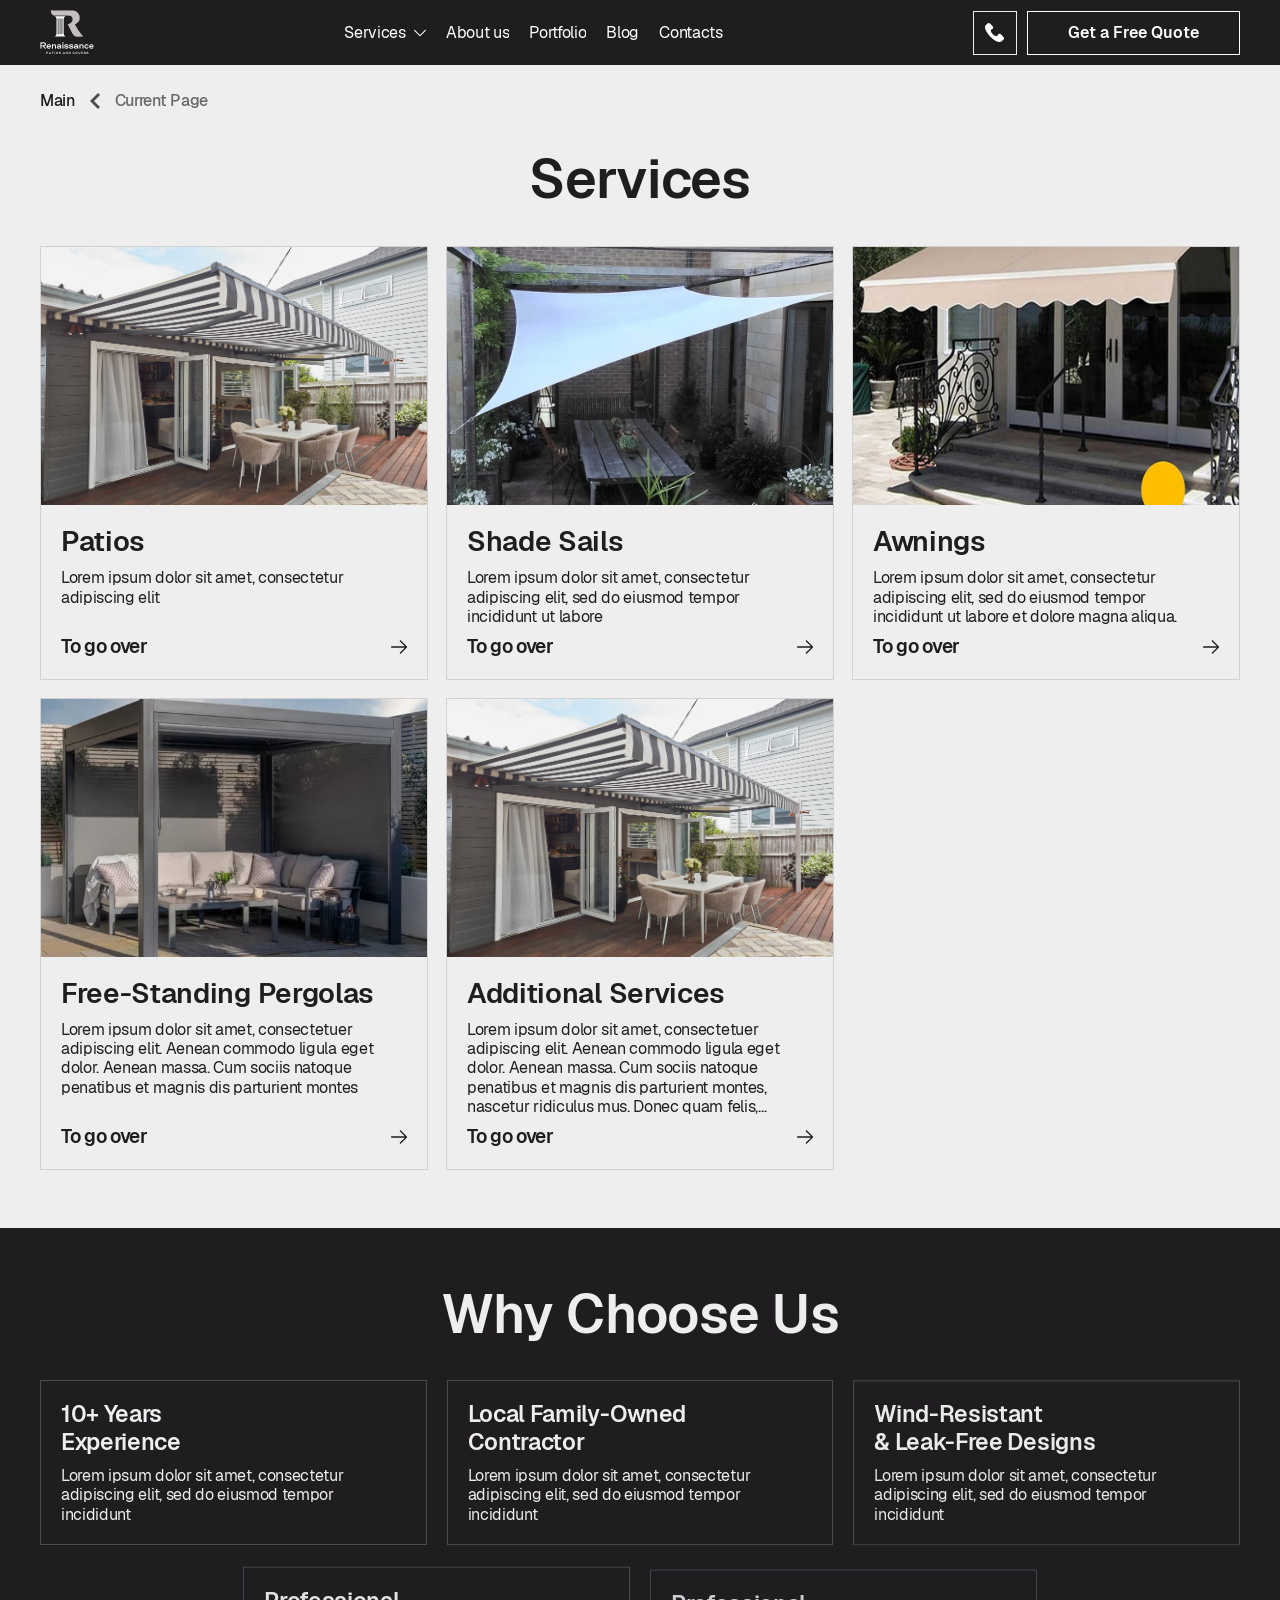
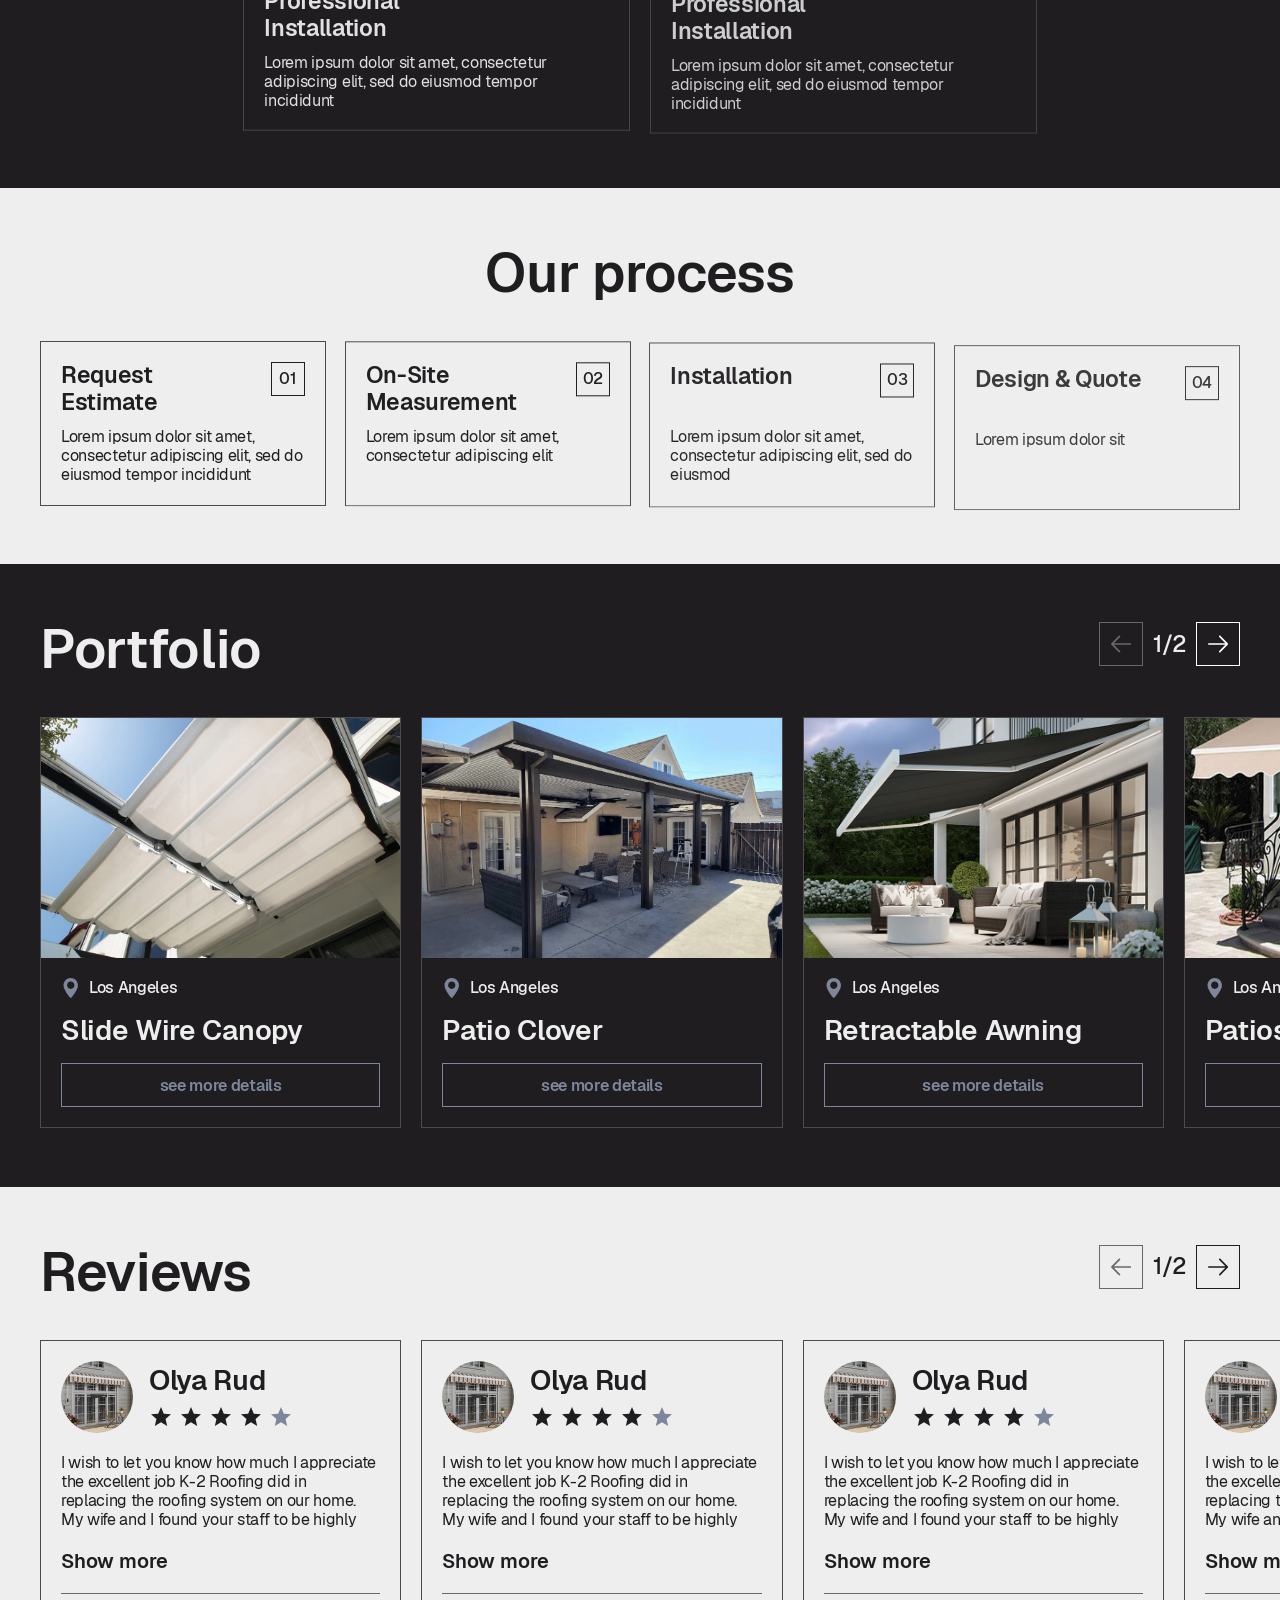
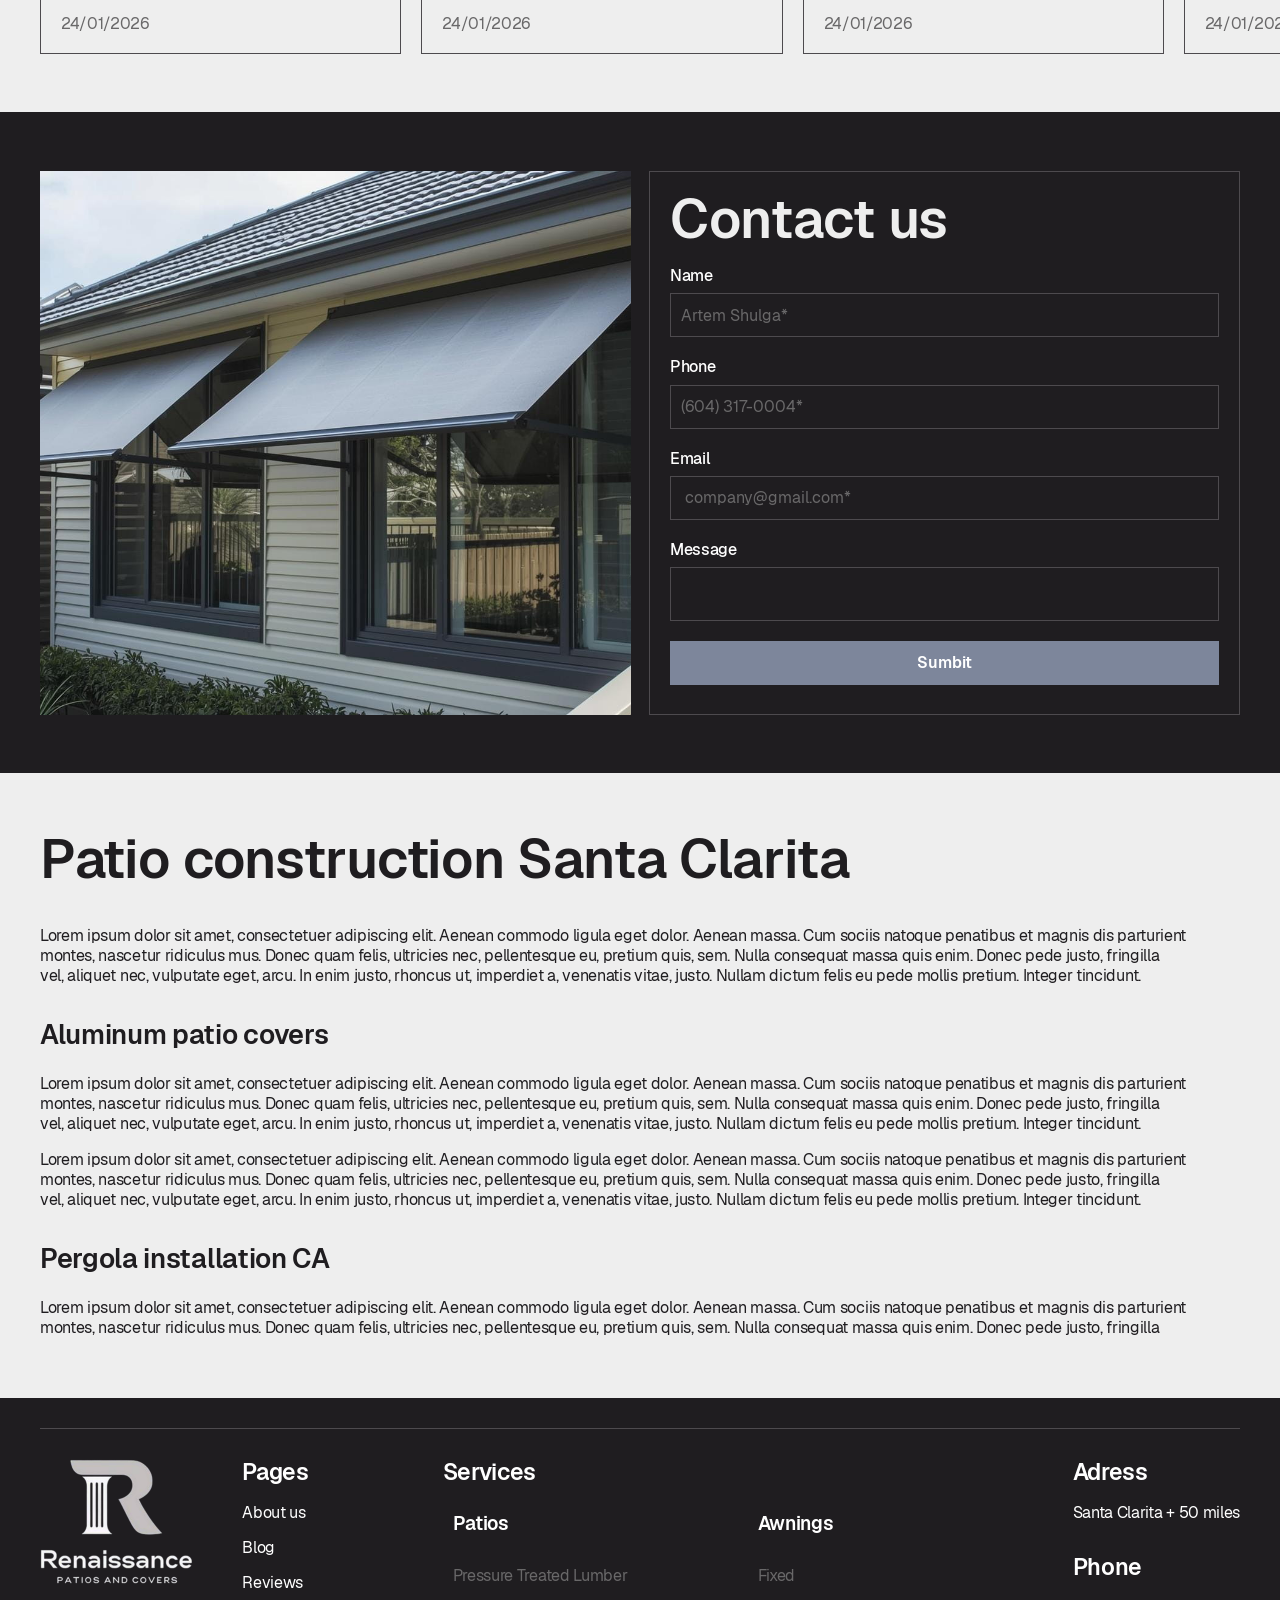
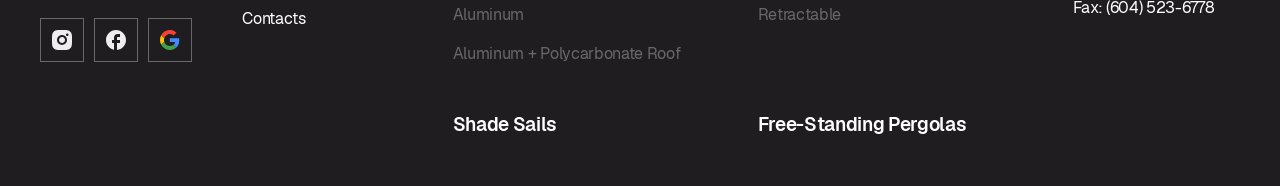
<file: services.html>
<!doctype html>
<html lang="en">
<head>
    <meta charset="UTF-8" />
    <meta name="viewport" content="width=device-width, initial-scale=1.0, viewport-fit=cover" />

    <meta name="theme-color" content="#a21c26" />
    <meta name="apple-mobile-web-app-status-bar-style" content="default">

    <title>Renaissance</title>

    <!-- FAVICONS -->
    <link rel="icon" type="image/x-icon" href="./assets/images/favicon/favicon.ico" />
    <link rel="icon" type="image/svg+xml" href="./assets/images/favicon/favicon.svg" />
    <link rel="icon" type="image/png" sizes="96x96" href="./assets/images/favicon/favicon-96x96.png" />
    <link rel="apple-touch-icon" href="./assets/images/favicon/apple-touch-icon.png" />
    <link rel="manifest" href="./assets/images/favicon/site.webmanifest" />

  <script type="module" crossorigin src="./assets/js/vendor.min.js"></script>
  <script type="module" crossorigin src="./assets/js/main.min2.js"></script>
  <link rel="stylesheet" crossorigin href="./assets/css/style.min.css">
</head>
<body>
    <div class="wrapper" id="main">
        <header class="header">
            <div class="header__container" data-anim="fade-down">
                <a href="/" class="header__logo"><img src="./assets/images/logo.png" alt="Renaissance" /></a>
        
                <div class="header__menu menu">
                    <nav class="menu__nav">
                        <ul>
                            <li class="sub-in">
                                <a href="services.html">Services
        
                                    <div class="arrow">
                                        <svg class="icon">
                                            <use href="./assets/images/sprite.svg#icon-arrow-down"></use>
                                        </svg>
                                    </div>
                                </a>
        
                                <div class="sub-list lv-2">
                                    <ul>
                                        <li>
                                            <a href="service.html">Patios</a>
        
                                            <div class="arrow-trigger">
                                                <svg class="icon">
                                                    <use href="./assets/images/sprite.svg#icon-arrow-down"></use>
                                                </svg>
                                            </div>
                                            <div class="sub-list lv-3">
                                                <button class="btn-back" type="button">
                                                    <svg class="icon">
                                                        <use href="./assets/images/sprite.svg#icon-arrow-down"></use>
                                                    </svg>
                                                    Back</button>
                                                <ul>
                                                    <li>
                                                        <a href="subservice.html">Pressure Treated Lumber</a>
                                                    </li>
                                                    <li>
                                                        <a href="subservice.html">Aluminum</a>
                                                    </li>
                                                    <li>
                                                        <a href="subservice.html">Aluminum + Polycarbonate Roof</a>
                                                    </li>
                                                </ul>
                                            </div>
                                        </li>
                                        <li>
                                            <a href="service.html"> Shade Sails</a>
                                            <div class="arrow-trigger">
                                                <svg class="icon">
                                                    <use href="./assets/images/sprite.svg#icon-arrow-down"></use>
                                                </svg>
                                            </div>
                                            <div class="sub-list lv-3">
                                                <button class="btn-back" type="button">
                                                    <svg class="icon">
                                                        <use href="./assets/images/sprite.svg#icon-arrow-down"></use>
                                                    </svg>
                                                    Back</button>
                                                <ul>
                                                    <li>
                                                        <a href="subservice.html">Fixed Shade Sails</a>
                                                    </li>
                                                    <li>
                                                        <a href="subservice.html">Retractable Shade Sails</a>
                                                    </li>
                                                </ul>
                                            </div>
                                        </li>
                                        <li>
                                            <a href="service.html">Awnings</a>
                                        </li>
                                        <li>
                                            <a href="service.html">
                                                Free-Standing Pergolas</a>
                                        </li>
                                        <li>
                                            <a href="service.html"> Additional Services</a>
                                        </li>
        
                                    </ul>
                                </div>
                            </li>
                            <li>
                                <a href="about.html">About us</a>
                            </li>
                            <li>
                                <a href="portfolio.html">Portfolio</a>
                            </li>
                            <li>
                                <a href="blog.html">Blog</a>
                            </li>
                            <li>
                                <a href="contacts.html">Contacts</a>
                            </li>
                        </ul>
                    </nav>
                </div>
        
                <div class="header__actions">
                    <a class="header__link-phone" href="tel:6045236778" aria-label="phone main">
                        <svg class="icon">
                            <use href="./assets/images/sprite.svg#icon-phone"></use>
                        </svg>
                    </a>
                    <button class="header__btn btn btn--border" type="button" data-popup-target="#contact-us">
                        Get a Free Quote
                    </button>
        
        
                    <button class="header__burger js-menu-trigger" type="button" aria-label="open menu">
                        <span></span>
                    </button>
                </div>
            </div>
        </header>
        <main class="page page--services">
            <nav class="breadcrumbs" aria-label="Breadcrumb" data-anim="fade-up">
                <div class="breadcrumbs__container">
                    <ol class="breadcrumbs__list" itemscope itemtype="https://schema.org/BreadcrumbList">
            
                        <li class="breadcrumbs__item breadcrumbs__item--main" itemprop="itemListElement" itemscope
                            itemtype="https://schema.org/ListItem">
                            <a class="breadcrumbs__link" href="/" itemprop="item">
                                <span itemprop="name">Main</span>
                            </a>
                            <meta itemprop="position" content="1" />
                        </li>
            
            
            
                        <li class="breadcrumbs__item breadcrumbs__item--current" itemprop="itemListElement" itemscope
                            itemtype="https://schema.org/ListItem">
                            <span class="breadcrumbs__current" itemprop="name" aria-current="page"> Current Page</span>
                            <meta itemprop="position" content="2" />
                        </li>
            
                    </ol>
                </div>
            </nav>            <section class="section services">
                <div class="services__container">
                    <h2 class="services__title title" data-anim="fade-up">Services</h2>
                    <ul class="services__list" data-anim-stagger="true">
                        <li class="services__item service-card">
                            <a href="#" class="service-card__img">
                                <img src="./assets/images/services/01.jpg" alt="service" loading="lazy">
                            </a>
                            <div class="service-card__content">
                                <h3 class="service-card__title">Patios</h3>
                                <div class="service-card__text">
                                    <p>Lorem ipsum dolor sit amet, consectetur adipiscing elit</p>
                                </div>
                                <a href="#" class="service-card__link">To go over

                                    <svg class="icon">
                                        <use href="./assets/images/sprite.svg#icon-arrow-next"></use>
                                    </svg>
                                </a>
                            </div>
                        </li>
                        <li class="services__item service-card">
                            <a href="#" class="service-card__img">
                                <img src="./assets/images/services/02.jpg" alt="service" loading="lazy">
                            </a>
                            <div class="service-card__content">
                                <h3 class="service-card__title">Shade Sails</h3>
                                <div class="service-card__text">
                                    <p>Lorem ipsum dolor sit amet, consectetur adipiscing elit, sed do eiusmod
                                        tempor incididunt ut labore</p>
                                </div>
                                <a href="#" class="service-card__link">To go over

                                    <svg class="icon">
                                        <use href="./assets/images/sprite.svg#icon-arrow-next"></use>
                                    </svg>
                                </a>
                            </div>
                        </li>
                        <li class="services__item service-card">
                            <a href="#" class="service-card__img">
                                <img src="./assets/images/services/03.jpg" alt="service" loading="lazy">
                            </a>
                            <div class="service-card__content">
                                <h3 class="service-card__title">Awnings</h3>
                                <div class="service-card__text">
                                    <p>Lorem ipsum dolor sit amet, consectetur adipiscing elit, sed do eiusmod tempor
                                        incididunt ut labore et dolore magna aliqua. </p>
                                </div>
                                <a href="#" class="service-card__link">To go over

                                    <svg class="icon">
                                        <use href="./assets/images/sprite.svg#icon-arrow-next"></use>
                                    </svg>
                                </a>
                            </div>
                        </li>
                        <li class="services__item service-card">
                            <a href="#" class="service-card__img">
                                <img src="./assets/images/services/04.jpg" alt="service" loading="lazy">
                            </a>
                            <div class="service-card__content">
                                <h3 class="service-card__title">Free-Standing Pergolas</h3>
                                <div class="service-card__text">
                                    <p>Lorem ipsum dolor sit amet, consectetuer adipiscing elit. Aenean commodo ligula
                                        eget dolor. Aenean massa. Cum sociis natoque penatibus et magnis dis parturient
                                        montes</p>
                                </div>
                                <a href="#" class="service-card__link">To go over

                                    <svg class="icon">
                                        <use href="./assets/images/sprite.svg#icon-arrow-next"></use>
                                    </svg>
                                </a>
                            </div>
                        </li>
                        <li class="services__item service-card">
                            <a href="#" class="service-card__img">
                                <img src="./assets/images/services/01.jpg" alt="service" loading="lazy">
                            </a>
                            <div class="service-card__content">
                                <h3 class="service-card__title">Additional Services</h3>
                                <div class="service-card__text">
                                    <p>Lorem ipsum dolor sit amet, consectetuer adipiscing elit. Aenean commodo ligula
                                        eget dolor. Aenean massa. Cum sociis natoque penatibus et magnis dis parturient
                                        montes, nascetur ridiculus mus. Donec quam felis, ultricies nec, pellentesque
                                        eu, pretium quis, sem. Nulla consequat massa quis enim. Donec pede justo,
                                        fringilla vel, aliquet nec, vulputate eget, arcu. In enim justo, rhoncus ut,
                                        imperdiet a, venenatis vitae, justo. Nullam dictum felis eu pede mollis pretium.
                                        Integer tincidunt. Cras dapibus. Vivamus elementum semper nisi. Aenean vulputate
                                        eleifend tellus. Aenean leo ligula, porttitor eu, consequat vitae, eleifend ac,
                                        enim. Aliquam lorem ante, dapibus in, viverra quis, feugiat a, tellus. Phasellus
                                        viverra nulla ut metus varius laoreet. Quisque rutrum. Aenean imperdiet. Etiam
                                        ultricies nisi vel augue. </p>
                                </div>
                                <a href="#" class="service-card__link">To go over

                                    <svg class="icon">
                                        <use href="./assets/images/sprite.svg#icon-arrow-next"></use>
                                    </svg>
                                </a>
                            </div>
                        </li>
                    </ul>
                </div>
            </section>

            <!-- Why Choose Us -->
            <section class="section why-choose mod-black">
                <div class="why-choose__container">
                    <h2 class="why-choose__title title" data-anim="fade-up">Why Choose Us</h2>
                    <ul class="why-choose__list" data-anim-stagger="true">
                        <li class="why-choose__item">
                            <div class="why-choose__item-wrap">
                                <h3 class="why-choose__item-title">10+ Years<br>
                                    Experience</h3>
                                <div class="why-choose__item-text">
                                    <p>Lorem ipsum dolor sit amet, consectetur adipiscing elit, sed do eiusmod tempor
                                        incididunt</p>
                                </div>
                            </div>
                        </li>
                        <li class="why-choose__item">
                            <div class="why-choose__item-wrap">
                                <h3 class="why-choose__item-title"> Local Family-Owned<br>
                                    Contractor</h3>
                                <div class="why-choose__item-text">
                                    <p>Lorem ipsum dolor sit amet, consectetur adipiscing elit, sed do eiusmod tempor
                                        incididunt</p>
                                </div>
                            </div>
                        </li>
                        <li class="why-choose__item">
                            <div class="why-choose__item-wrap">
                                <h3 class="why-choose__item-title"> Wind-Resistant<br>
                                    & Leak-Free Designs
                                </h3>
                                <div class="why-choose__item-text">
                                    <p>Lorem ipsum dolor sit amet, consectetur adipiscing elit, sed do eiusmod tempor
                                        incididunt</p>
                                </div>
                            </div>
                        </li>
                        <li class="why-choose__item">
                            <div class="why-choose__item-wrap">
                                <h3 class="why-choose__item-title">Professional
                                    <br>
                                    Installation
                                </h3>
                                <div class="why-choose__item-text">
                                    <p>Lorem ipsum dolor sit amet, consectetur adipiscing elit, sed do eiusmod tempor
                                        incididunt</p>
                                </div>
                            </div>
                        </li>
                        <li class="why-choose__item">
                            <div class="why-choose__item-wrap">
                                <h3 class="why-choose__item-title">Professional
                                    <br>
                                    Installation
                                </h3>
                                <div class="why-choose__item-text">
                                    <p>Lorem ipsum dolor sit amet, consectetur adipiscing elit, sed do eiusmod tempor
                                        incididunt</p>
                                </div>
                            </div>
                        </li>
                    </ul>
                </div>
            </section>

            <!-- OUR PROCESS -->
            <section class="section our-process">
                <div class="our-process__container">
                    <h2 class="our-process__title title" data-anim="fade-up">Our process</h2>
                    <ul class="our-process__list" data-anim-stagger="true">
                        <li class="our-process__item">
                            <h3 class="our-process__item-title">Request<br> Estimate</h3>
                            <div class="our-process__item__text">
                                <p>Lorem ipsum dolor sit amet, consectetur adipiscing
                                    elit, sed do eiusmod tempor incididunt</p>
                            </div>
                        </li>
                        <li class="our-process__item">
                            <h3 class="our-process__item-title">On-Site Measurement</h3>
                            <div class="our-process__item__text">
                                <p>Lorem ipsum dolor sit amet, consectetur adipiscing elit</p>
                            </div>
                        </li>
                        <li class="our-process__item">
                            <h3 class="our-process__item-title">Installation</h3>
                            <div class="our-process__item__text">
                                <p>Lorem ipsum dolor sit amet, consectetur adipiscing elit, sed do eiusmod</p>
                            </div>
                        </li>
                        <li class="our-process__item">
                            <h3 class="our-process__item-title">Design & Quote</h3>
                            <div class="our-process__item__text">
                                <p>Lorem ipsum dolor sit </p>
                            </div>
                        </li>
                    </ul>
                </div>
            </section>

            <!-- Portfolio -->
            <section class="section portfolio-main mod-black">
                <div class="portfolio-main__container">
                    <h2 class="portfolio-main__title title" data-anim="fade-up">Portfolio</h2>
                    <div class="portfolio-main__slider">
                        <div class="swiper-wrapper" data-anim="fade-up" data-anim-delay="0.3">
                            <div class="swiper-slide portfolio-card">
                                <a href="#" class="portfolio-card__img">
                                    <img src="./assets/images/portfolio/01.jpg" alt="portfolio" loading="lazy">
                                </a>
                                <div class="portfolio-card__content">
                                    <div class="portfolio-card__location">
                                        <svg class="icon">
                                            <use href="./assets/images/sprite.svg#icon-location"></use>
                                        </svg>
                                        Los Angeles
                                    </div>
                                    <h3 class="portfolio-card__title">Slide Wire Canopy</h3>

                                    <a href="#" class="portfolio-card__btn btn">see more details</a>
                                </div>
                            </div>
                            <div class="swiper-slide portfolio-card">
                                <a href="#" class="portfolio-card__img">
                                    <img src="./assets/images/portfolio/02.jpg" alt="portfolio" loading="lazy">
                                </a>
                                <div class="portfolio-card__content">
                                    <div class="portfolio-card__location">
                                        <svg class="icon">
                                            <use href="./assets/images/sprite.svg#icon-location"></use>
                                        </svg>
                                        Los Angeles
                                    </div>
                                    <h3 class="portfolio-card__title">Patio Clover</h3>

                                    <a href="#" class="portfolio-card__btn btn">see more details</a>
                                </div>
                            </div>
                            <div class="swiper-slide portfolio-card">
                                <a href="#" class="portfolio-card__img">
                                    <img src="./assets/images/portfolio/03.jpg" alt="portfolio" loading="lazy">
                                </a>
                                <div class="portfolio-card__content">
                                    <div class="portfolio-card__location">
                                        <svg class="icon">
                                            <use href="./assets/images/sprite.svg#icon-location"></use>
                                        </svg>
                                        Los Angeles
                                    </div>
                                    <h3 class="portfolio-card__title">Retractable Awning</h3>

                                    <a href="#" class="portfolio-card__btn btn">see more details</a>
                                </div>
                            </div>
                            <div class="swiper-slide portfolio-card">
                                <a href="#" class="portfolio-card__img">
                                    <img src="./assets/images/portfolio/04.jpg" alt="portfolio" loading="lazy">
                                </a>
                                <div class="portfolio-card__content">
                                    <div class="portfolio-card__location">
                                        <svg class="icon">
                                            <use href="./assets/images/sprite.svg#icon-location"></use>
                                        </svg>
                                        Los Angeles
                                    </div>
                                    <h3 class="portfolio-card__title">Patios</h3>

                                    <a href="#" class="portfolio-card__btn btn">see more details</a>
                                </div>
                            </div>
                        </div>
                        <div class="swiper-nav" data-anim="fade-up">
                            <div class="swiper-button-prev">
                                <svg class="icon">
                                    <use href="./assets/images/sprite.svg#icon-arrow-prev"></use>
                                </svg>
                            </div>
                            <div class="swiper-pagination"></div>
                            <div class="swiper-button-next">
                                <svg class="icon">
                                    <use href="./assets/images/sprite.svg#icon-arrow-next"></use>
                                </svg>
                            </div>
                        </div>
                    </div>
                </div>
            </section>

            <!-- Reviews -->
            <section class="section reviews">
                <div class="reviews__container">
                    <h2 class="reviews__title title" data-anim="fade-up">Reviews</h2>
                    <div data-fls-slider class="reviews__slider">
                        <div class="reviews__wrapper swiper-wrapper" data-anim="fade-up">
                            <div class="reviews__slide swiper-slide">
                                <div class="review-item">
                                    <div class="review-item__top">
                                        <div class="review-item__avatar">
                                            <img src="./assets/images/contacts.jpg" alt="avatar" loading="lazy">
                                        </div>
                                        <div class="review-item__wrap">
                                            <div class="review-item__name">Olya Rud</div>
                                            <div class="review-item__rating">
                                                <div class="stars">
                                                    <div class="star --icon-star"></div>
                                                    <div class="star --icon-star"></div>
                                                    <div class="star --icon-star"></div>
                                                    <div class="star --icon-star"></div>
                                                    <div class="star disabled --icon-star"></div>
                                                </div>
                                            </div>
                                        </div>
                                    </div>

                                    <div data-showmore="76" class="review-item__showmore">
                                        <div data-showmore-content class="review-item__content">
                                            <p> I wish to let you know how much I appreciate the excellent job K-2
                                                Roofing
                                                did in replacing the roofing system on our home. My wife and I found
                                                your
                                                staff to be highly skilled, dependable and trustworthy. Furthermore,
                                                each
                                                member of the K-2 Roofing crew was courteous, with high standards in
                                                every
                                                aspect of their dealings with us as homeowners. It was a refreshing
                                                experience to deal with a company that did exactly what it committed
                                                to do.</p>
                                            <p> The project, from start to finish, was completed stress free. We would
                                                not
                                                hesitate to use K-2 Roofing again, nor would we hesitate to recommend
                                                K-2
                                                Roofing to anyone considering a roofing project.</p>
                                            <p> Thanks for a "job well-done"!</p>
                                        </div>
                                        <button hidden data-showmore-button type="button" class="review-item__more">
                                            <span>Show more</span>
                                            <span>Hide all</span>
                                        </button>
                                    </div>
                                    <div class="review-item__date">24/01/2026</div>
                                </div>
                            </div>
                            <div class="reviews__slide swiper-slide">
                                <div class="review-item">
                                    <div class="review-item__top">
                                        <div class="review-item__avatar">
                                            <img src="./assets/images/contacts.jpg" alt="avatar" loading="lazy">
                                        </div>
                                        <div class="review-item__wrap">
                                            <div class="review-item__name">Olya Rud</div>
                                            <div class="review-item__rating">
                                                <div class="stars">
                                                    <div class="star --icon-star"></div>
                                                    <div class="star --icon-star"></div>
                                                    <div class="star --icon-star"></div>
                                                    <div class="star --icon-star"></div>
                                                    <div class="star disabled --icon-star"></div>
                                                </div>
                                            </div>
                                        </div>
                                    </div>

                                    <div data-showmore="76" class="review-item__showmore">
                                        <div data-showmore-content class="review-item__content">
                                            <p> I wish to let you know how much I appreciate the excellent job K-2
                                                Roofing
                                                did in replacing the roofing system on our home. My wife and I found
                                                your
                                                staff to be highly skilled, dependable and trustworthy. Furthermore,
                                                each
                                                member of the K-2 Roofing crew was courteous, with high standards in
                                                every
                                                aspect of their dealings with us as homeowners. It was a refreshing
                                                experience to deal with a company that did exactly what it committed
                                                to do.</p>
                                            <p> The project, from start to finish, was completed stress free. We would
                                                not
                                                hesitate to use K-2 Roofing again, nor would we hesitate to recommend
                                                K-2
                                                Roofing to anyone considering a roofing project.</p>
                                            <p> Thanks for a "job well-done"!</p>
                                        </div>
                                        <button hidden data-showmore-button type="button" class="review-item__more">
                                            <span>Show more</span>
                                            <span>Hide all</span>
                                        </button>
                                    </div>
                                    <div class="review-item__date">24/01/2026</div>
                                </div>
                            </div>
                            <div class="reviews__slide swiper-slide">
                                <div class="review-item">
                                    <div class="review-item__top">
                                        <div class="review-item__avatar">
                                            <img src="./assets/images/contacts.jpg" alt="avatar" loading="lazy">
                                        </div>
                                        <div class="review-item__wrap">
                                            <div class="review-item__name">Olya Rud</div>
                                            <div class="review-item__rating">
                                                <div class="stars">
                                                    <div class="star --icon-star"></div>
                                                    <div class="star --icon-star"></div>
                                                    <div class="star --icon-star"></div>
                                                    <div class="star --icon-star"></div>
                                                    <div class="star disabled --icon-star"></div>
                                                </div>
                                            </div>
                                        </div>
                                    </div>

                                    <div data-showmore="76" class="review-item__showmore">
                                        <div data-showmore-content class="review-item__content">
                                            <p> I wish to let you know how much I appreciate the excellent job K-2
                                                Roofing
                                                did in replacing the roofing system on our home. My wife and I found
                                                your
                                                staff to be highly skilled, dependable and trustworthy. Furthermore,
                                                each
                                                member of the K-2 Roofing crew was courteous, with high standards in
                                                every
                                                aspect of their dealings with us as homeowners. It was a refreshing
                                                experience to deal with a company that did exactly what it committed
                                                to do.</p>
                                            <p> The project, from start to finish, was completed stress free. We would
                                                not
                                                hesitate to use K-2 Roofing again, nor would we hesitate to recommend
                                                K-2
                                                Roofing to anyone considering a roofing project.</p>
                                            <p> Thanks for a "job well-done"!</p>
                                        </div>
                                        <button hidden data-showmore-button type="button" class="review-item__more">
                                            <span>Show more</span>
                                            <span>Hide all</span>
                                        </button>
                                    </div>
                                    <div class="review-item__date">24/01/2026</div>
                                </div>
                            </div>
                            <div class="reviews__slide swiper-slide">
                                <div class="review-item">
                                    <div class="review-item__top">
                                        <div class="review-item__avatar">
                                            <img src="./assets/images/contacts.jpg" alt="avatar" loading="lazy">
                                        </div>
                                        <div class="review-item__wrap">
                                            <div class="review-item__name">Olya Rud</div>
                                            <div class="review-item__rating">
                                                <div class="stars">
                                                    <div class="star --icon-star"></div>
                                                    <div class="star --icon-star"></div>
                                                    <div class="star --icon-star"></div>
                                                    <div class="star --icon-star"></div>
                                                    <div class="star disabled --icon-star"></div>
                                                </div>
                                            </div>
                                        </div>
                                    </div>

                                    <div data-showmore="76" class="review-item__showmore">
                                        <div data-showmore-content class="review-item__content">
                                            <p> I wish to let you know how much I appreciate the excellent job K-2
                                                Roofing
                                                did in replacing the roofing system on our home. My wife and I found
                                                your
                                                staff to be highly skilled, dependable and trustworthy. Furthermore,
                                                each
                                                member of the K-2 Roofing crew was courteous, with high standards in
                                                every
                                                aspect of their dealings with us as homeowners. It was a refreshing
                                                experience to deal with a company that did exactly what it committed
                                                to do.</p>
                                            <p> The project, from start to finish, was completed stress free. We would
                                                not
                                                hesitate to use K-2 Roofing again, nor would we hesitate to recommend
                                                K-2
                                                Roofing to anyone considering a roofing project.</p>
                                            <p> Thanks for a "job well-done"!</p>
                                        </div>
                                        <button hidden data-showmore-button type="button" class="review-item__more">
                                            <span>Show more</span>
                                            <span>Hide all</span>
                                        </button>
                                    </div>
                                    <div class="review-item__date">24/01/2026</div>
                                </div>
                            </div>
                        </div>

                        <div class="swiper-nav" data-anim="fade-up">
                            <div class="swiper-button-prev">
                                <svg class="icon">
                                    <use href="./assets/images/sprite.svg#icon-arrow-prev"></use>
                                </svg>
                            </div>
                            <div class="swiper-pagination"></div>
                            <div class="swiper-button-next">
                                <svg class="icon">
                                    <use href="./assets/images/sprite.svg#icon-arrow-next"></use>
                                </svg>
                            </div>
                        </div>
                    </div>
                </div>
            </section>

            <!-- Block Form -->
            <section class="section block-form mod-black">
                <div class="block-form__container">
                    <div class="block-form__img" data-anim="fade-left" data-anim-delay="0.3">
                        <img src="./assets/images/contacts02.jpg" alt="contacts" loading="lazy">
                    </div>
                    <div class="block-form__content" data-anim="fade-right" data-anim-delay="0.5">
                        <h2 class="block-form__title title">Contact us</h2>
                        <form action="">
                            <div class="form-group">
                                <label class="form-label" for="name">Name</label>
                                <input class="form-input" type="text" name="" id="name" required
                                    placeholder="Artem Shulga*">
                            </div>
                            <div class="form-group">
                                <label class="form-label" for="phone">Phone</label>
                                <input class="form-input" type="phone" name="" id="phone" required
                                    placeholder="(604) 317-0004*">
                            </div>

                            <div class="form-group">
                                <label class="form-label" for="email">Email</label>
                                <input class="form-input" type="email" name="" id="email" required
                                    placeholder=" company@gmail.com*">
                            </div>


                            <div class="form-group">
                                <label class="form-label" for="message">Message</label>
                                <textarea class="form-input" name="" id="message"></textarea>
                            </div>
                            <button class="btn-form btn" type="submit">Sumbit</button>
                        </form>
                    </div>
                </div>
            </section>

            <!-- SEO -->
            <section class="section seo">
                <div class="seo__container">
                    <h2 class="seo__title title" data-anim="fade-up">Patio construction Santa Clarita</h2>
                    <div class="seo__content editor" data-anim="fade-up" data-anim-delay="0.3">
                        <p>Lorem ipsum dolor sit amet, consectetuer adipiscing elit. Aenean commodo ligula eget dolor.
                            Aenean massa. Cum sociis natoque penatibus et magnis dis parturient montes, nascetur
                            ridiculus mus. Donec quam felis, ultricies nec, pellentesque eu, pretium quis, sem. Nulla
                            consequat massa quis enim. Donec pede justo, fringilla vel, aliquet nec, vulputate eget,
                            arcu. In enim justo, rhoncus ut, imperdiet a, venenatis vitae, justo. Nullam dictum felis eu
                            pede mollis pretium. Integer tincidunt.</p>

                        <h3>Aluminum patio covers</h3>
                        <p> Lorem ipsum dolor sit amet, consectetuer adipiscing elit. Aenean commodo ligula eget dolor.
                            Aenean massa. Cum sociis natoque penatibus et magnis dis parturient montes, nascetur
                            ridiculus
                            mus. Donec quam felis, ultricies nec, pellentesque eu, pretium quis, sem. Nulla consequat
                            massa
                            quis enim. Donec pede justo, fringilla vel, aliquet nec, vulputate eget, arcu. In enim
                            justo,
                            rhoncus ut, imperdiet a, venenatis vitae, justo. Nullam dictum felis eu pede mollis pretium.
                            Integer tincidunt.</p>
                        <p> Lorem ipsum dolor sit amet, consectetuer adipiscing elit. Aenean commodo ligula eget dolor.
                            Aenean massa. Cum sociis natoque penatibus et magnis dis parturient montes, nascetur
                            ridiculus
                            mus. Donec quam felis, ultricies nec, pellentesque eu, pretium quis, sem. Nulla consequat
                            massa
                            quis enim. Donec pede justo, fringilla vel, aliquet nec, vulputate eget, arcu. In enim
                            justo,
                            rhoncus ut, imperdiet a, venenatis vitae, justo. Nullam dictum felis eu pede mollis pretium.
                            Integer tincidunt.</p>

                        <h3>Pergola installation CA</h3>
                        <p> Lorem ipsum dolor sit amet, consectetuer adipiscing elit. Aenean commodo ligula eget dolor.
                            Aenean massa. Cum sociis natoque penatibus et magnis dis parturient montes, nascetur
                            ridiculus
                            mus. Donec quam felis, ultricies nec, pellentesque eu, pretium quis, sem. Nulla consequat
                            massa
                            quis enim. Donec pede justo, fringilla vel, aliquet nec, vulputate eget, arcu. In enim
                            justo,
                            rhoncus ut, imperdiet a, venenatis vitae, justo. Nullam dictum felis eu pede mollis pretium.
                            Integer tincidunt.</p>
                        <p> Lorem ipsum dolor sit amet, consectetuer adipiscing elit. Aenean commodo ligula eget dolor.
                            Aenean massa. Cum sociis natoque penatibus et magnis dis parturient montes, nascetur
                            ridiculus
                            mus. Donec quam felis, ultricies nec, pellentesque eu, pretium quis, sem. Nulla consequat
                            massa
                            quis enim. Donec pede justo, fringilla vel, aliquet nec, vulputate eget, arcu. In enim
                            justo,
                            rhoncus ut, imperdiet a, venenatis vitae, justo. Nullam dictum felis eu pede mollis pretium.
                            Integer tincidunt.</p>
                    </div>
                </div>
            </section>
        </main>

        <footer class="footer">
            <div class="footer__container">
                <div class="footer__row">
                    <div class="footer__col">
                        <a href="/" class="footer__logo"><img src="./assets/images/logo-footer.png" alt="Renaissance" /></a>
        
                        <div class="footer__social social">
                            <ul class="social__list">
                                <li class="social__item">
                                    <a href="#" class="social__link" aria-label="Instagram" target="_blank" rel="noopener">
                                        <svg width="20" height="20" viewBox="0 0 20 20" fill="none"
                                            xmlns="http://www.w3.org/2000/svg">
                                            <path
                                                d="M11.0286 6.13588e-07C12.1536 0.00300068 12.7246 0.00900071 13.2176 0.0230007L13.4116 0.0300007C13.6356 0.0380007 13.8566 0.0480007 14.1236 0.0600007C15.1876 0.110001 15.9136 0.278001 16.5506 0.525001C17.2106 0.779001 17.7666 1.123 18.3226 1.678C18.8313 2.17773 19.2248 2.78247 19.4756 3.45C19.7226 4.087 19.8906 4.813 19.9406 5.878C19.9526 6.144 19.9626 6.365 19.9706 6.59L19.9766 6.784C19.9916 7.276 19.9976 7.847 19.9996 8.972L20.0006 9.718L20.0006 11.028C20.003 11.7574 19.9953 12.4868 19.9776 13.216L19.9716 13.41C19.9636 13.635 19.9536 13.856 19.9416 14.122C19.8916 15.187 19.7216 15.912 19.4756 16.55C19.2248 17.2175 18.8313 17.8223 18.3226 18.322C17.8228 18.8307 17.2181 19.2242 16.5506 19.475C15.9136 19.722 15.1876 19.89 14.1236 19.94L13.4116 19.97L13.2176 19.976C12.7246 19.99 12.1536 19.997 11.0286 19.999L10.2826 20L8.97357 20C8.24383 20.0026 7.51409 19.9949 6.78457 19.977L6.59057 19.971C6.35318 19.962 6.11584 19.9517 5.87857 19.94C4.81457 19.89 4.08857 19.722 3.45057 19.475C2.7834 19.2241 2.17901 18.8306 1.67957 18.322C1.17051 17.8224 0.776677 17.2176 0.525568 16.55C0.278568 15.913 0.110568 15.187 0.060568 14.122L0.030568 13.41L0.0255682 13.216C0.00713424 12.4868 -0.00119995 11.7574 0.000568183 11.028L0.000568298 8.972C-0.00219956 8.2426 0.0051346 7.5132 0.0225685 6.784L0.0295685 6.59C0.0375685 6.365 0.0475685 6.144 0.0595685 5.878C0.109569 4.813 0.277569 4.088 0.524569 3.45C0.776263 2.7822 1.17079 2.17744 1.68057 1.678C2.17972 1.16955 2.78376 0.776074 3.45057 0.525C4.08857 0.278 4.81357 0.11 5.87857 0.0600003C6.14457 0.0480003 6.36657 0.0380003 6.59057 0.0300003L6.78457 0.0240003C7.51376 0.00623312 8.24316 -0.00143424 8.97257 0.00100043L11.0286 6.13588e-07ZM10.0006 5C8.67449 5 7.40272 5.52678 6.46503 6.46447C5.52735 7.40215 5.00057 8.67392 5.00057 10C5.00057 11.3261 5.52735 12.5979 6.46503 13.5355C7.40272 14.4732 8.67449 15 10.0006 15C11.3266 15 12.5984 14.4732 13.5361 13.5355C14.4738 12.5979 15.0006 11.3261 15.0006 10C15.0006 8.67392 14.4738 7.40215 13.5361 6.46447C12.5984 5.52678 11.3267 5 10.0006 5ZM10.0006 7C10.3945 6.99993 10.7847 7.07747 11.1487 7.22817C11.5127 7.37887 11.8434 7.5998 12.122 7.87833C12.4007 8.15686 12.6217 8.48754 12.7725 8.85149C12.9233 9.21544 13.001 9.60554 13.0011 9.9995C13.0011 10.3935 12.9236 10.7836 12.7729 11.1476C12.6222 11.5116 12.4013 11.8423 12.1227 12.121C11.8442 12.3996 11.5135 12.6206 11.1496 12.7714C10.7856 12.9223 10.3955 12.9999 10.0016 13C9.20592 13 8.44286 12.6839 7.88025 12.1213C7.31764 11.5587 7.00157 10.7956 7.00157 10C7.00157 9.20435 7.31764 8.44129 7.88025 7.87868C8.44286 7.31607 9.20592 7 10.0016 7M15.2516 3.5C14.92 3.5 14.6021 3.6317 14.3677 3.86612C14.1333 4.10054 14.0016 4.41848 14.0016 4.75C14.0016 5.08152 14.1333 5.39946 14.3677 5.63388C14.6021 5.8683 14.92 6 15.2516 6C15.5831 6 15.901 5.8683 16.1355 5.63388C16.3699 5.39946 16.5016 5.08152 16.5016 4.75C16.5016 4.41848 16.3699 4.10054 16.1355 3.86612C15.901 3.6317 15.5831 3.5 15.2516 3.5Z"
                                                fill="#EEEEEE" />
                                        </svg>
                                    </a>
                                </li>
                                <li class="social__item">
                                    <a href="#" class="social__link" aria-label="Facebook" target="_blank" rel="noopener">
                                        <svg width="20" height="20" viewBox="0 0 20 20" fill="none"
                                            xmlns="http://www.w3.org/2000/svg">
                                            <path
                                                d="M20 10C20 4.48 15.52 8.63475e-07 10 5.56363e-07C4.48 2.4925e-07 -2.4925e-07 4.48 -5.56363e-07 10C-8.25642e-07 14.84 3.44 18.87 8 19.8L8 13L6 13L6 10L8 10L8 7.5C8 5.57 9.57 4 11.5 4L14 4L14 7L12 7C11.45 7 11 7.45 11 8L11 10L14 10L14 13L11 13L11 19.95C16.05 19.45 20 15.19 20 10Z"
                                                fill="#EEEEEE" />
                                        </svg>
                                    </a>
                                </li>
                                <li class="social__item">
                                    <a href="#" class="social__link" aria-label="Google" target="_blank" rel="noopener">
                                        <svg width="21" height="21" viewBox="0 0 21 21" fill="none"
                                            xmlns="http://www.w3.org/2000/svg">
                                            <path opacity="0.987" fill-rule="evenodd" clip-rule="evenodd"
                                                d="M8.93887 0.0911254C10.0264 -0.0303745 10.6699 -0.0303745 11.8384 0.0911256C13.9068 0.397268 15.8242 1.35335 17.3134 2.82113C16.3071 3.77233 15.314 4.73742 14.3344 5.71613C12.4584 4.12613 10.3644 3.75913 8.05236 4.61513C6.35636 5.39513 5.17536 6.65913 4.50936 8.40713C3.42102 7.59687 2.34686 6.76774 1.28736 5.92013C1.21373 5.88137 1.12964 5.86718 1.04736 5.87962C2.73036 2.63463 5.36037 0.704625 8.93737 0.0896254"
                                                fill="#F44336" />
                                            <path opacity="0.997" fill-rule="evenodd" clip-rule="evenodd"
                                                d="M1.04438 5.87978C1.12938 5.86678 1.20988 5.88028 1.28588 5.92028C2.34538 6.7679 3.41954 7.59703 4.50788 8.40728C4.33662 9.08837 4.22866 9.78383 4.18538 10.4848C4.22238 11.1628 4.32988 11.8283 4.50788 12.4813L1.12538 15.1738C-0.347621 12.0958 -0.374621 8.99778 1.04438 5.87978Z"
                                                fill="#FFC107" />
                                            <path opacity="0.999" fill-rule="evenodd" clip-rule="evenodd"
                                                d="M17.1529 18.4346C16.0996 17.5058 14.997 16.6345 13.8499 15.8246C14.9999 15.0126 15.6979 13.8986 15.9439 12.4826L10.3084 12.4826L10.3084 8.56911C13.5584 8.54211 16.8069 8.56961 20.0539 8.65162C20.6699 11.9966 19.9584 15.0126 17.9194 17.6996C17.6769 17.9573 17.4201 18.2027 17.1529 18.4346Z"
                                                fill="#448AFF" />
                                            <path opacity="0.993" fill-rule="evenodd" clip-rule="evenodd"
                                                d="M4.50787 12.4824C5.73787 15.5394 7.99287 16.9664 11.2729 16.7634C12.1936 16.6568 13.0764 16.3352 13.8499 15.8244C14.9979 16.6364 16.0989 17.5064 17.1529 18.4344C15.4828 19.9351 13.3535 20.8255 11.1124 20.9604C10.6032 21.0011 10.0916 21.0011 9.58237 20.9604C5.76437 20.5104 2.94537 18.5814 1.12537 15.1734L4.50787 12.4824Z"
                                                fill="#43A047" />
                                        </svg>
        
                                    </a>
                                </li>
                            </ul>
                        </div>
                    </div>
                    <div class="footer__col">
                        <nav class="footer__nav">
                            <h2 class="footer__title">Pages</h2>
                            <ul class="footer__list">
                                <li class="footer__item">
                                    <a class="footer__link" href="#">About us</a>
                                </li>
                                <li class="footer__item">
                                    <a class="footer__link" href="#">Blog</a>
                                </li>
                                <li class="footer__item">
                                    <a class="footer__link" href="#">Reviews</a>
                                </li>
                                <li class="footer__item">
                                    <a class="footer__link" href="#">Contacts</a>
                                </li>
                            </ul>
                        </nav>
                    </div>
                    <div class="footer__col">
                        <h2 class="footer__title">Services</h2>
                        <ul class="footer__services">
                            <li class="footer__item">
                                <a class="footer__link" href="#">Patios</a>
                                <ul class="footer__sub-list">
                                    <li class="footer__item">
                                        <a class="footer__link" href="#">Pressure Treated Lumber</a>
                                    </li>
                                    <li class="footer__item">
                                        <a class="footer__link" href="#">Aluminum</a>
                                    </li>
                                    <li class="footer__item">
                                        <a class="footer__link" href="#">Aluminum + Polycarbonate Roof</a>
                                    </li>
                                </ul>
                            </li>
                            <li class="footer__item">
                                <a class="footer__link" href="#">Awnings</a>
                                <ul class="footer__sub-list">
                                    <li class="footer__item">
                                        <a class="footer__link" href="#">Fixed</a>
                                    </li>
                                    <li class="footer__item">
                                        <a class="footer__link" href="#">Retractable</a>
                                    </li>
                                </ul>
                            </li>
                            <li class="footer__item">
                                <a class="footer__link" href="#">Shade Sails</a>
                            </li>
                            <li class="footer__item">
                                <a class="footer__link" href="#">Free-Standing Pergolas</a>
                            </li>
                        </ul>
                    </div>
                    <div class="footer__col">
                        <div class="footer__contacts">
                            <div class="footer__contacts-item">
                                <h2 class="footer__title">Adress</h2>
                                <a href="#" class="footer__link">Santa Clarita + 50 miles</a>
                            </div>
                            <div class="footer__contacts-item">
                                <h2 class="footer__title">Phone</h2>
                                <a href="tel:6045236778" class="footer__link">Fax: (604) 523-6778</a>
                            </div>
                        </div>
                    </div>
                </div>
            </div>
        </footer>    </div>
    <div id="contact-us" class="popup" aria-hidden="true">
        <div class="popup__wrapper">
            <div class="popup__content">
                <div class="popup__body">
                    <button class="popup__close" data-close-popup aria-label="Закрити" type="button"></button>
                    <h2 class="popup__title title">Contact Us</h2>
    
                    <form action="">
                        <div class="form-group">
                            <label class="form-label" for="name">Name</label>
                            <input class="form-input" type="text" name="" id="name" required placeholder="Artem Shulga*">
                        </div>
                        <div class="form-group">
                            <label class="form-label" for="phone">Phone</label>
                            <input class="form-input" type="phone" name="" id="phone" required
                                placeholder="(604) 317-0004*">
                        </div>
    
                        <div class="form-group">
                            <label class="form-label" for="email">Email</label>
                            <input class="form-input" type="email" name="" id="email" required
                                placeholder=" company@gmail.com*">
                        </div>
    
    
                        <div class="form-group">
                            <label class="form-label" for="message">Message</label>
                            <textarea class="form-input" name="" id="message"></textarea>
                        </div>
                        <button class="btn-form btn" type="submit">Sumbit</button>
                    </form>
                </div>
            </div>
        </div>
    </div>
    
    <div id="popup-success" class="popup" aria-hidden="true">
        <div class="popup__wrapper">
    
            <div class="popup__content">
                <button class="popup__close close-popup" data-close-popup aria-label="Close" type="button"></button>
    
                <div class="popup__body">
                    <h2 class="popup__title">
                        Дякуємо!
                    </h2>
                    <div class="popup__text">
                        <p>Ми звʼяжемось з вами протягом 24 годин</p>
                    </div>
                    <button class="btn" type="button" data-close-popup>Ок
                    </button>
                </div>
            </div>
        </div>
    </div></body>

</html>
</file>
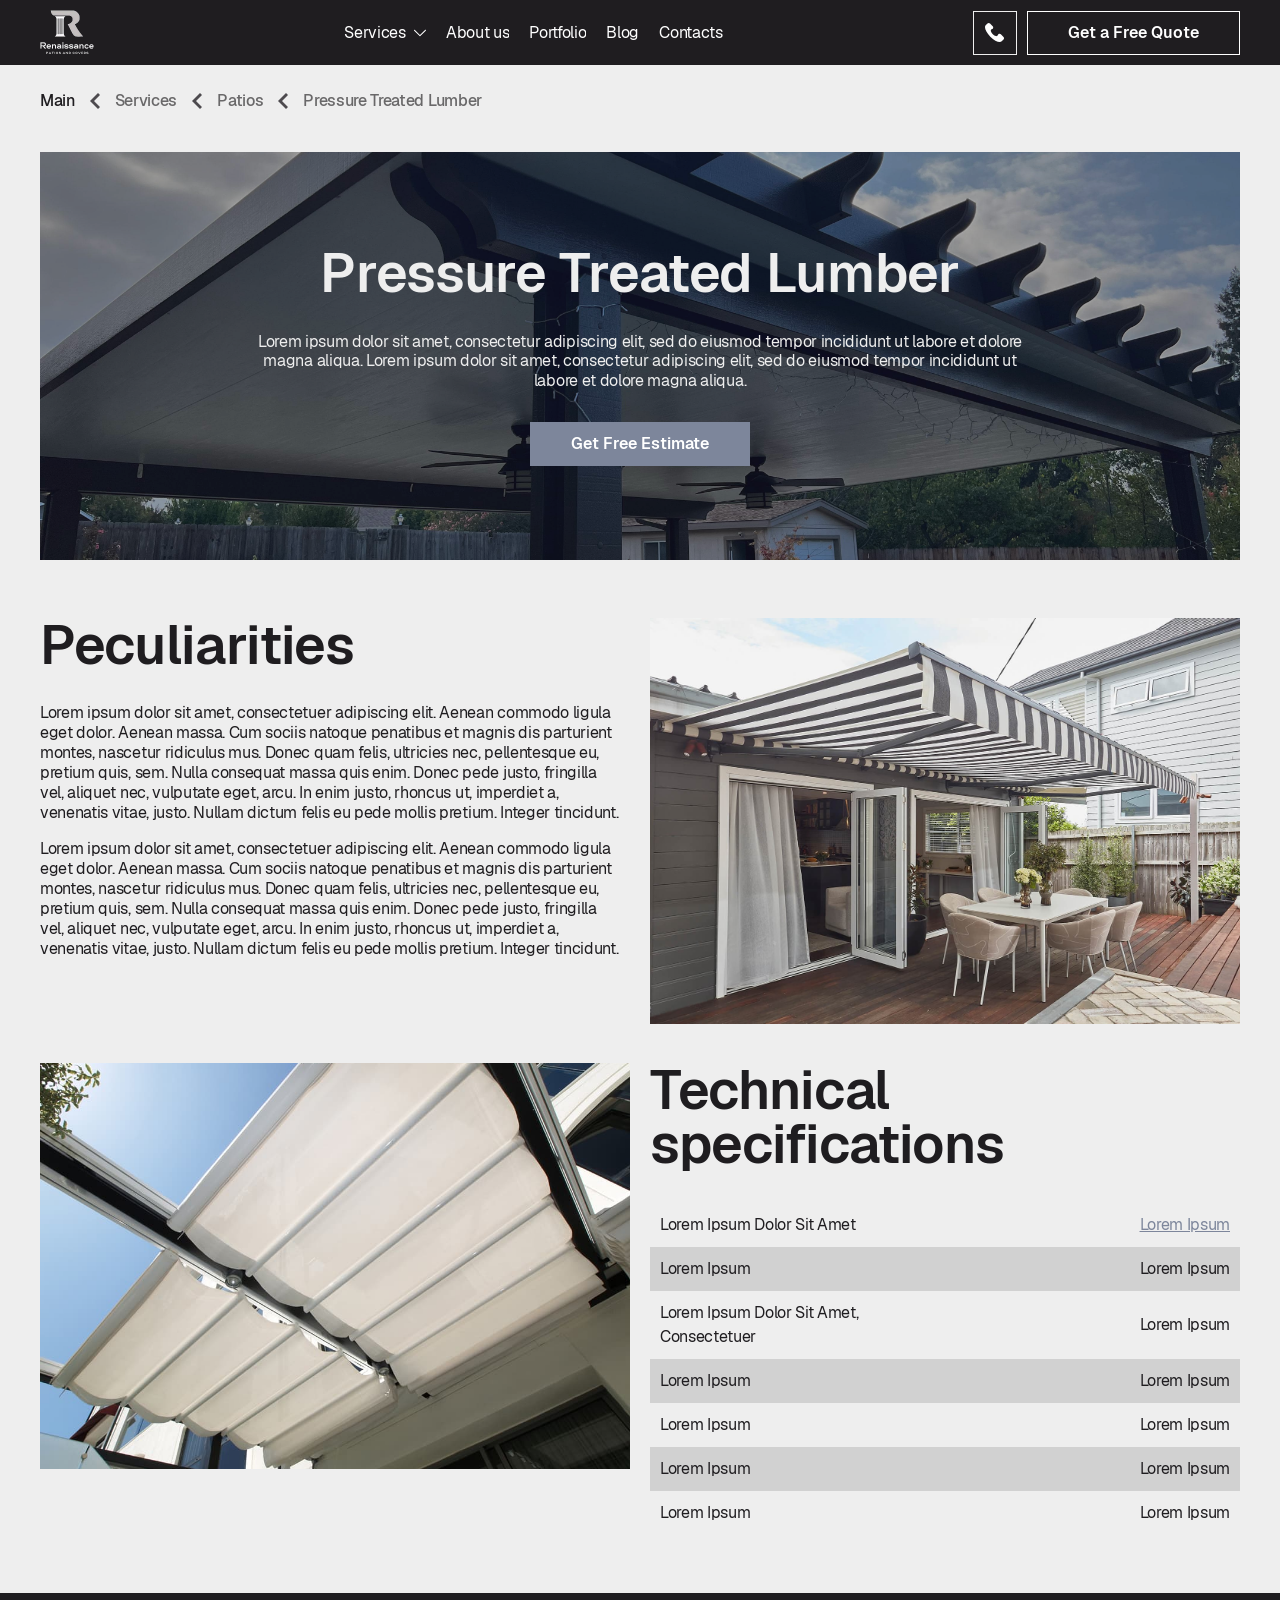
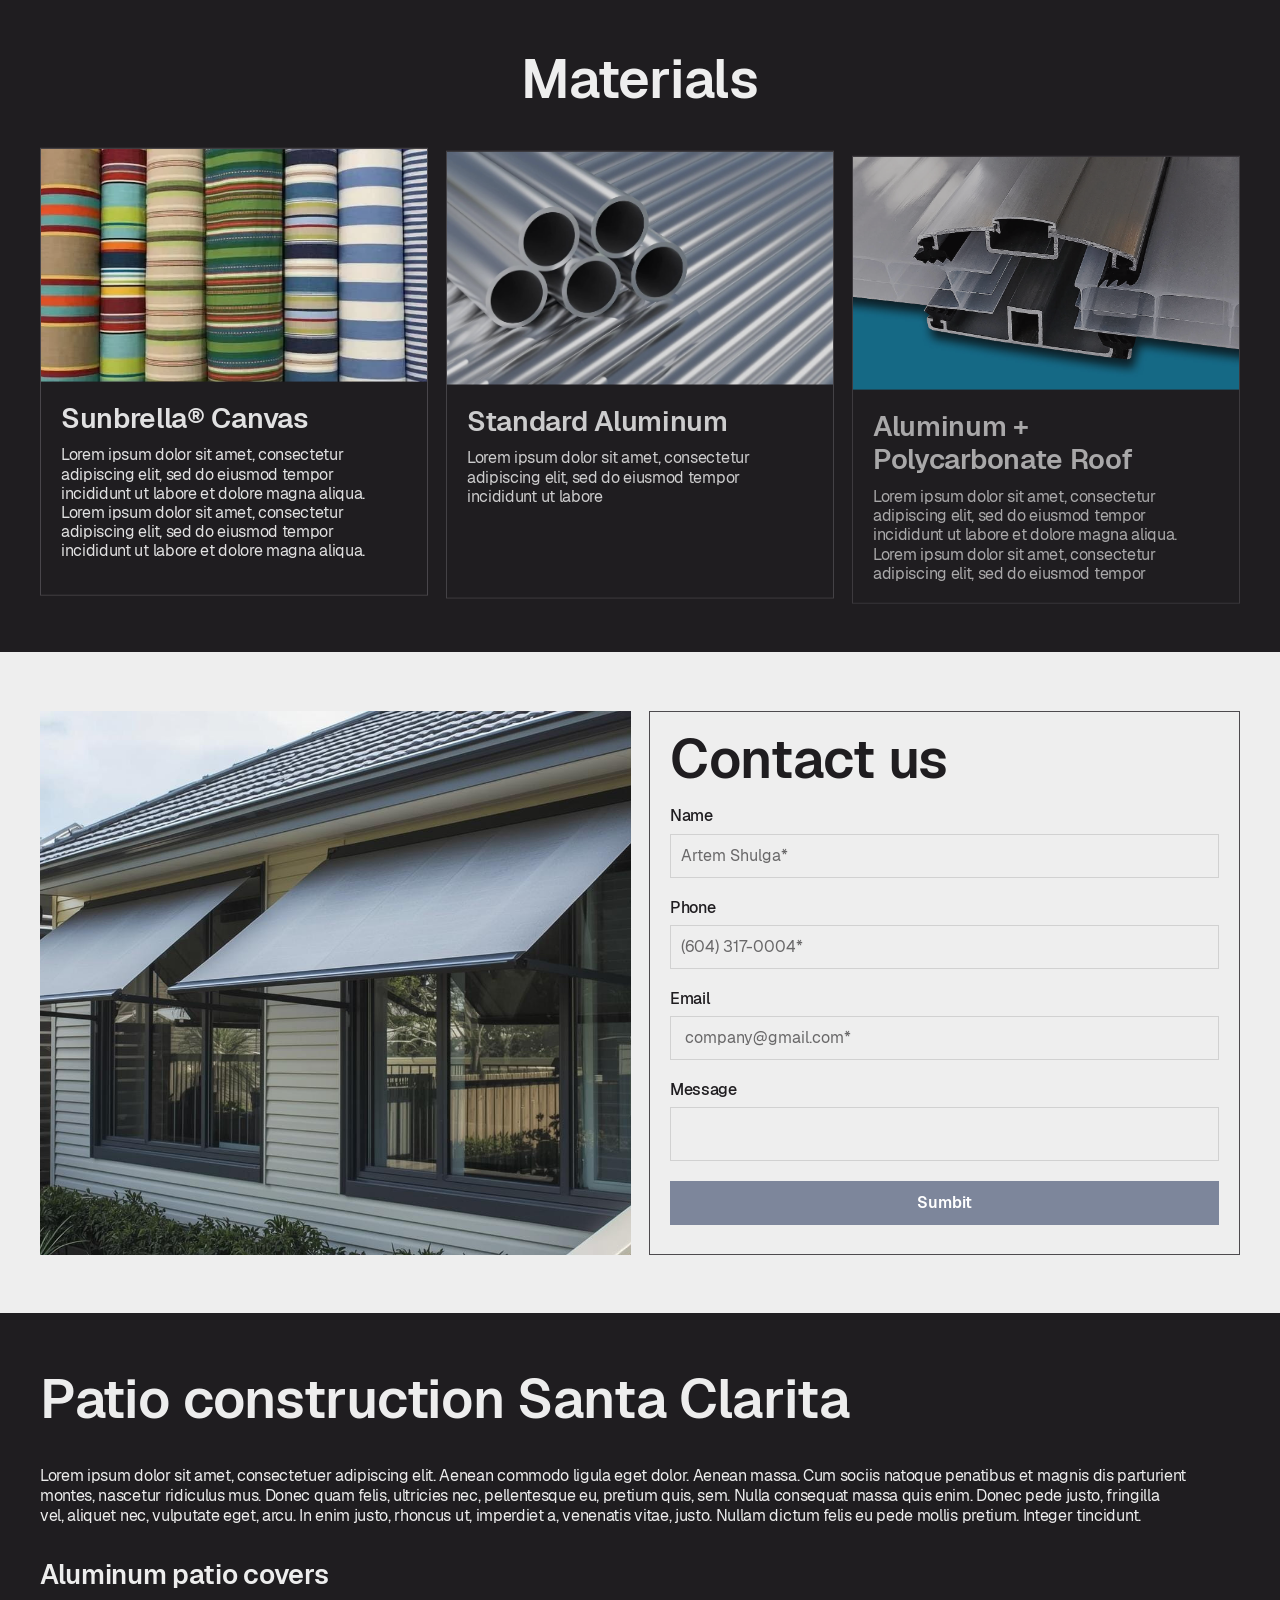
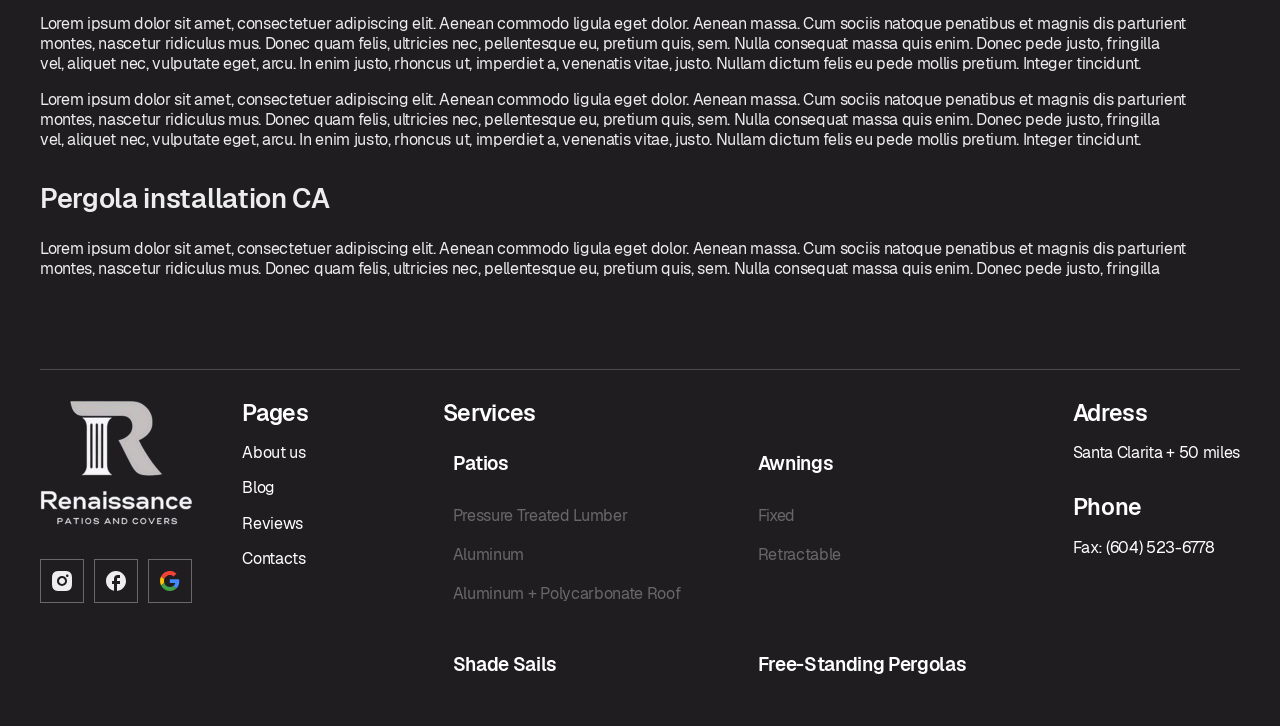
<file: subservice.html>
<!doctype html>
<html lang="en">
<head>
    <meta charset="UTF-8" />
    <meta name="viewport" content="width=device-width, initial-scale=1.0, viewport-fit=cover" />

    <meta name="theme-color" content="#a21c26" />
    <meta name="apple-mobile-web-app-status-bar-style" content="default">

    <title>Renaissance</title>

    <!-- FAVICONS -->
    <link rel="icon" type="image/x-icon" href="./assets/images/favicon/favicon.ico" />
    <link rel="icon" type="image/svg+xml" href="./assets/images/favicon/favicon.svg" />
    <link rel="icon" type="image/png" sizes="96x96" href="./assets/images/favicon/favicon-96x96.png" />
    <link rel="apple-touch-icon" href="./assets/images/favicon/apple-touch-icon.png" />
    <link rel="manifest" href="./assets/images/favicon/site.webmanifest" />

  <script type="module" crossorigin src="./assets/js/vendor.min.js"></script>
  <script type="module" crossorigin src="./assets/js/main.min2.js"></script>
  <link rel="stylesheet" crossorigin href="./assets/css/style.min.css">
</head>
<body>
    <div class="wrapper" id="main">
        <header class="header">
            <div class="header__container" data-anim="fade-down">
                <a href="/" class="header__logo"><img src="./assets/images/logo.png" alt="Renaissance" /></a>
        
                <div class="header__menu menu">
                    <nav class="menu__nav">
                        <ul>
                            <li class="sub-in">
                                <a href="services.html">Services
        
                                    <div class="arrow">
                                        <svg class="icon">
                                            <use href="./assets/images/sprite.svg#icon-arrow-down"></use>
                                        </svg>
                                    </div>
                                </a>
        
                                <div class="sub-list lv-2">
                                    <ul>
                                        <li>
                                            <a href="service.html">Patios</a>
        
                                            <div class="arrow-trigger">
                                                <svg class="icon">
                                                    <use href="./assets/images/sprite.svg#icon-arrow-down"></use>
                                                </svg>
                                            </div>
                                            <div class="sub-list lv-3">
                                                <button class="btn-back" type="button">
                                                    <svg class="icon">
                                                        <use href="./assets/images/sprite.svg#icon-arrow-down"></use>
                                                    </svg>
                                                    Back</button>
                                                <ul>
                                                    <li>
                                                        <a href="subservice.html">Pressure Treated Lumber</a>
                                                    </li>
                                                    <li>
                                                        <a href="subservice.html">Aluminum</a>
                                                    </li>
                                                    <li>
                                                        <a href="subservice.html">Aluminum + Polycarbonate Roof</a>
                                                    </li>
                                                </ul>
                                            </div>
                                        </li>
                                        <li>
                                            <a href="service.html"> Shade Sails</a>
                                            <div class="arrow-trigger">
                                                <svg class="icon">
                                                    <use href="./assets/images/sprite.svg#icon-arrow-down"></use>
                                                </svg>
                                            </div>
                                            <div class="sub-list lv-3">
                                                <button class="btn-back" type="button">
                                                    <svg class="icon">
                                                        <use href="./assets/images/sprite.svg#icon-arrow-down"></use>
                                                    </svg>
                                                    Back</button>
                                                <ul>
                                                    <li>
                                                        <a href="subservice.html">Fixed Shade Sails</a>
                                                    </li>
                                                    <li>
                                                        <a href="subservice.html">Retractable Shade Sails</a>
                                                    </li>
                                                </ul>
                                            </div>
                                        </li>
                                        <li>
                                            <a href="service.html">Awnings</a>
                                        </li>
                                        <li>
                                            <a href="service.html">
                                                Free-Standing Pergolas</a>
                                        </li>
                                        <li>
                                            <a href="service.html"> Additional Services</a>
                                        </li>
        
                                    </ul>
                                </div>
                            </li>
                            <li>
                                <a href="about.html">About us</a>
                            </li>
                            <li>
                                <a href="portfolio.html">Portfolio</a>
                            </li>
                            <li>
                                <a href="blog.html">Blog</a>
                            </li>
                            <li>
                                <a href="contacts.html">Contacts</a>
                            </li>
                        </ul>
                    </nav>
                </div>
        
                <div class="header__actions">
                    <a class="header__link-phone" href="tel:6045236778" aria-label="phone main">
                        <svg class="icon">
                            <use href="./assets/images/sprite.svg#icon-phone"></use>
                        </svg>
                    </a>
                    <button class="header__btn btn btn--border" type="button" data-popup-target="#contact-us">
                        Get a Free Quote
                    </button>
        
        
                    <button class="header__burger js-menu-trigger" type="button" aria-label="open menu">
                        <span></span>
                    </button>
                </div>
            </div>
        </header>
        <main class="page page--subservice">
            <nav class="breadcrumbs" aria-label="Breadcrumb" data-anim="fade-up">
                <div class="breadcrumbs__container">
                    <ol class="breadcrumbs__list" itemscope itemtype="https://schema.org/BreadcrumbList">
            
                        <li class="breadcrumbs__item breadcrumbs__item--main" itemprop="itemListElement" itemscope
                            itemtype="https://schema.org/ListItem">
                            <a class="breadcrumbs__link" href="/" itemprop="item">
                                <span itemprop="name">Main</span>
                            </a>
                            <meta itemprop="position" content="1" />
                        </li>
            
                        <li class="breadcrumbs__item" itemprop="itemListElement" itemscope itemtype="https://schema.org/ListItem">
                            <a class="breadcrumbs__link" href="#" itemprop="item">
                                <span itemprop="name">Services</span>
                            </a>
                            <meta itemprop="position" content="2" />
                        </li>
            
                        <li class="breadcrumbs__item" itemprop="itemListElement" itemscope itemtype="https://schema.org/ListItem">
                            <a class="breadcrumbs__link" href="#" itemprop="item">
                                <span itemprop="name">Patios</span>
                            </a>
                            <meta itemprop="position" content="2" />
                        </li>
            
                        <li class="breadcrumbs__item breadcrumbs__item--current" itemprop="itemListElement" itemscope
                            itemtype="https://schema.org/ListItem">
                            <span class="breadcrumbs__current" itemprop="name" aria-current="page"> Pressure Treated Lumber</span>
                            <meta itemprop="position" content="3" />
                        </li>
            
                    </ol>
                </div>
            </nav>
            <section class="banner">
                <div class="banner__container">
                    <div class="banner__wrap">
                        <div class="banner__img">
                            <img src="./assets/images/banner01.jpg" alt="banner">
                        </div>

                        <div class="banner__content">
                            <h1 class="banner__title title" data-anim="fade-up">Pressure Treated Lumber</h1>
                            <div class="banner__text" data-anim="fade-up" data-anim-delay="0.3">
                                <p>Lorem ipsum dolor sit amet, consectetur adipiscing elit, sed do eiusmod tempor
                                    incididunt ut labore et dolore magna aliqua. Lorem ipsum dolor sit amet, consectetur
                                    adipiscing elit, sed do eiusmod tempor incididunt ut labore et dolore magna aliqua.
                                </p>
                            </div>
                            <button class="banner__btn btn" type="button" data-popup-target="#contact-us"
                                data-anim="fade-up" data-anim-delay="0.5">
                                Get Free Estimate
                            </button>
                        </div>
                    </div>
                </div>
            </section>

            <section class="section technical">
                <div class="technical__container">
                    <div class="technical__row">
                        <div class="technical__content">
                            <h2 class="technical__title title" data-anim="fade-up">Peculiarities</h2>
                            <div class="technical__text editor" data-anim="fade-up" data-anim-delay="0.3">
                                <p> Lorem ipsum dolor sit amet, consectetuer adipiscing elit. Aenean commodo ligula eget
                                    dolor.
                                    Aenean massa. Cum sociis natoque penatibus et magnis dis parturient montes, nascetur
                                    ridiculus mus. Donec quam felis, ultricies nec, pellentesque eu, pretium quis, sem.
                                    Nulla
                                    consequat massa quis enim. Donec pede justo, fringilla vel, aliquet nec, vulputate
                                    eget,
                                    arcu. In enim justo, rhoncus ut, imperdiet a, venenatis vitae, justo. Nullam dictum
                                    felis eu
                                    pede mollis pretium. Integer tincidunt.</p>
                                <p>Lorem ipsum dolor sit amet, consectetuer adipiscing elit. Aenean commodo ligula eget
                                    dolor.
                                    Aenean massa. Cum sociis natoque penatibus et magnis dis parturient montes, nascetur
                                    ridiculus mus. Donec quam felis, ultricies nec, pellentesque eu, pretium quis, sem.
                                    Nulla
                                    consequat massa quis enim. Donec pede justo, fringilla vel, aliquet nec, vulputate
                                    eget,
                                    arcu. In enim justo, rhoncus ut, imperdiet a, venenatis vitae, justo. Nullam dictum
                                    felis eu
                                    pede mollis pretium. Integer tincidunt.</p>
                            </div>
                        </div>
                        <div class="technical__img" data-anim="fade-right">
                            <img src="./assets/images/tech01.jpg" alt="technical" loading="lazy">
                        </div>
                    </div>
                    <div class="technical__row">
                        <div class="technical__img" data-anim="fade-left">
                            <img src="./assets/images/tech02.jpg" alt="technical" loading="lazy">
                        </div>
                        <div class="technical__content">
                            <h2 class="technical__title title" data-anim="fade-up" data-anim-delay="0.3">Technical
                                specifications</h2>
                            <div class="technical__text editor" data-anim="fade-up" data-anim-delay="0.3">
                                <table>
                                    <tbody>
                                        <tr>
                                            <td>Lorem Ipsum Dolor Sit Amet</td>
                                            <td><a href="#">Lorem Ipsum</a></td>
                                        </tr>
                                        <tr>
                                            <td>Lorem Ipsum</td>
                                            <td>Lorem Ipsum</td>
                                        </tr>
                                        <tr>
                                            <td>Lorem Ipsum Dolor Sit Amet,<br>Consectetuer</td>
                                            <td>Lorem Ipsum</td>
                                        </tr>
                                        <tr>
                                            <td>Lorem Ipsum</td>
                                            <td>Lorem Ipsum</td>
                                        </tr>
                                        <tr>
                                            <td>Lorem Ipsum</td>
                                            <td>Lorem Ipsum</td>
                                        </tr>
                                        <tr>
                                            <td>Lorem Ipsum</td>
                                            <td>Lorem Ipsum</td>
                                        </tr>
                                        <tr>
                                            <td>Lorem Ipsum</td>
                                            <td>Lorem Ipsum</td>
                                        </tr>
                                    </tbody>
                                </table>
                            </div>
                        </div>

                    </div>
                </div>
            </section>

            <!-- Materials -->
            <section class="section materials mod-black">
                <div class="materials__container">
                    <h2 class="materials__title title" data-anim="fade-up">Materials</h2>
                    <ul class="materials__list" data-anim-stagger="true">
                        <li class="materials__item material-item">
                            <div class="material-item__img">
                                <img src="./assets/images/materials01.jpg" alt="materials" loading="lazy">
                            </div>
                            <div class="material-item__content">
                                <h3 class="material-item__title">Sunbrella® Canvas</h3>
                                <div class="material-item__text">
                                    <p>Lorem ipsum dolor sit amet, consectetur adipiscing elit, sed do eiusmod tempor
                                        incididunt ut labore et dolore magna aliqua. Lorem ipsum dolor sit amet,
                                        consectetur adipiscing elit, sed do eiusmod tempor incididunt ut labore et
                                        dolore magna aliqua. </p>
                                </div>
                            </div>
                        </li>
                        <li class="materials__item material-item">
                            <div class="material-item__img">
                                <img src="./assets/images/materials02.jpg" alt="materials" loading="lazy">
                            </div>
                            <div class="material-item__content">
                                <h3 class="material-item__title">Standard
                                    Aluminum</h3>
                                <div class="material-item__text">
                                    <p>Lorem ipsum dolor sit amet, consectetur adipiscing elit, sed do eiusmod tempor
                                        incididunt ut labore </p>
                                </div>
                            </div>
                        </li>
                        <li class="materials__item material-item">
                            <div class="material-item__img">
                                <img src="./assets/images/materials03.jpg" alt="materials" loading="lazy">
                            </div>
                            <div class="material-item__content">
                                <h3 class="material-item__title">Aluminum +
                                    Polycarbonate Roof</h3>
                                <div class="material-item__text">
                                    <p>Lorem ipsum dolor sit amet, consectetur adipiscing elit, sed do eiusmod tempor
                                        incididunt ut labore et dolore magna aliqua. Lorem ipsum dolor sit amet,
                                        consectetur adipiscing elit, sed do eiusmod tempor </p>
                                </div>
                            </div>
                        </li>
                    </ul>
                </div>
            </section>

            <!-- Block Form -->
            <section class="section block-form">
                <div class="block-form__container">
                    <div class="block-form__img" data-anim="fade-left" data-anim-delay="0.3">
                        <img src="./assets/images/contacts02.jpg" alt="contacts" loading="lazy">
                    </div>
                    <div class="block-form__content" data-anim="fade-right" data-anim-delay="0.5">
                        <h2 class="block-form__title title">Contact us</h2>
                        <form action="">
                            <div class="form-group">
                                <label class="form-label" for="name">Name</label>
                                <input class="form-input" type="text" name="" id="name" required
                                    placeholder="Artem Shulga*">
                            </div>
                            <div class="form-group">
                                <label class="form-label" for="phone">Phone</label>
                                <input class="form-input" type="phone" name="" id="phone" required
                                    placeholder="(604) 317-0004*">
                            </div>

                            <div class="form-group">
                                <label class="form-label" for="email">Email</label>
                                <input class="form-input" type="email" name="" id="email" required
                                    placeholder=" company@gmail.com*">
                            </div>


                            <div class="form-group">
                                <label class="form-label" for="message">Message</label>
                                <textarea class="form-input" name="" id="message"></textarea>
                            </div>
                            <button class="btn-form btn" type="submit">Sumbit</button>
                        </form>
                    </div>
                </div>
            </section>

            <!-- SEO -->
            <section class="section seo  mod-black">
                <div class="seo__container">
                    <h2 class="seo__title title" data-anim="fade-up">Patio construction Santa Clarita</h2>
                    <div class="seo__content editor" data-anim="fade-up" data-anim-delay="0.3">
                        <p>Lorem ipsum dolor sit amet, consectetuer adipiscing elit. Aenean commodo ligula eget dolor.
                            Aenean massa. Cum sociis natoque penatibus et magnis dis parturient montes, nascetur
                            ridiculus mus. Donec quam felis, ultricies nec, pellentesque eu, pretium quis, sem. Nulla
                            consequat massa quis enim. Donec pede justo, fringilla vel, aliquet nec, vulputate eget,
                            arcu. In enim justo, rhoncus ut, imperdiet a, venenatis vitae, justo. Nullam dictum felis eu
                            pede mollis pretium. Integer tincidunt.</p>

                        <h3>Aluminum patio covers</h3>
                        <p> Lorem ipsum dolor sit amet, consectetuer adipiscing elit. Aenean commodo ligula eget dolor.
                            Aenean massa. Cum sociis natoque penatibus et magnis dis parturient montes, nascetur
                            ridiculus
                            mus. Donec quam felis, ultricies nec, pellentesque eu, pretium quis, sem. Nulla consequat
                            massa
                            quis enim. Donec pede justo, fringilla vel, aliquet nec, vulputate eget, arcu. In enim
                            justo,
                            rhoncus ut, imperdiet a, venenatis vitae, justo. Nullam dictum felis eu pede mollis pretium.
                            Integer tincidunt.</p>
                        <p> Lorem ipsum dolor sit amet, consectetuer adipiscing elit. Aenean commodo ligula eget dolor.
                            Aenean massa. Cum sociis natoque penatibus et magnis dis parturient montes, nascetur
                            ridiculus
                            mus. Donec quam felis, ultricies nec, pellentesque eu, pretium quis, sem. Nulla consequat
                            massa
                            quis enim. Donec pede justo, fringilla vel, aliquet nec, vulputate eget, arcu. In enim
                            justo,
                            rhoncus ut, imperdiet a, venenatis vitae, justo. Nullam dictum felis eu pede mollis pretium.
                            Integer tincidunt.</p>

                        <h3>Pergola installation CA</h3>
                        <p> Lorem ipsum dolor sit amet, consectetuer adipiscing elit. Aenean commodo ligula eget dolor.
                            Aenean massa. Cum sociis natoque penatibus et magnis dis parturient montes, nascetur
                            ridiculus
                            mus. Donec quam felis, ultricies nec, pellentesque eu, pretium quis, sem. Nulla consequat
                            massa
                            quis enim. Donec pede justo, fringilla vel, aliquet nec, vulputate eget, arcu. In enim
                            justo,
                            rhoncus ut, imperdiet a, venenatis vitae, justo. Nullam dictum felis eu pede mollis pretium.
                            Integer tincidunt.</p>
                        <p> Lorem ipsum dolor sit amet, consectetuer adipiscing elit. Aenean commodo ligula eget dolor.
                            Aenean massa. Cum sociis natoque penatibus et magnis dis parturient montes, nascetur
                            ridiculus
                            mus. Donec quam felis, ultricies nec, pellentesque eu, pretium quis, sem. Nulla consequat
                            massa
                            quis enim. Donec pede justo, fringilla vel, aliquet nec, vulputate eget, arcu. In enim
                            justo,
                            rhoncus ut, imperdiet a, venenatis vitae, justo. Nullam dictum felis eu pede mollis pretium.
                            Integer tincidunt.</p>
                    </div>
                </div>
            </section>
        </main>

        <footer class="footer">
            <div class="footer__container">
                <div class="footer__row">
                    <div class="footer__col">
                        <a href="/" class="footer__logo"><img src="./assets/images/logo-footer.png" alt="Renaissance" /></a>
        
                        <div class="footer__social social">
                            <ul class="social__list">
                                <li class="social__item">
                                    <a href="#" class="social__link" aria-label="Instagram" target="_blank" rel="noopener">
                                        <svg width="20" height="20" viewBox="0 0 20 20" fill="none"
                                            xmlns="http://www.w3.org/2000/svg">
                                            <path
                                                d="M11.0286 6.13588e-07C12.1536 0.00300068 12.7246 0.00900071 13.2176 0.0230007L13.4116 0.0300007C13.6356 0.0380007 13.8566 0.0480007 14.1236 0.0600007C15.1876 0.110001 15.9136 0.278001 16.5506 0.525001C17.2106 0.779001 17.7666 1.123 18.3226 1.678C18.8313 2.17773 19.2248 2.78247 19.4756 3.45C19.7226 4.087 19.8906 4.813 19.9406 5.878C19.9526 6.144 19.9626 6.365 19.9706 6.59L19.9766 6.784C19.9916 7.276 19.9976 7.847 19.9996 8.972L20.0006 9.718L20.0006 11.028C20.003 11.7574 19.9953 12.4868 19.9776 13.216L19.9716 13.41C19.9636 13.635 19.9536 13.856 19.9416 14.122C19.8916 15.187 19.7216 15.912 19.4756 16.55C19.2248 17.2175 18.8313 17.8223 18.3226 18.322C17.8228 18.8307 17.2181 19.2242 16.5506 19.475C15.9136 19.722 15.1876 19.89 14.1236 19.94L13.4116 19.97L13.2176 19.976C12.7246 19.99 12.1536 19.997 11.0286 19.999L10.2826 20L8.97357 20C8.24383 20.0026 7.51409 19.9949 6.78457 19.977L6.59057 19.971C6.35318 19.962 6.11584 19.9517 5.87857 19.94C4.81457 19.89 4.08857 19.722 3.45057 19.475C2.7834 19.2241 2.17901 18.8306 1.67957 18.322C1.17051 17.8224 0.776677 17.2176 0.525568 16.55C0.278568 15.913 0.110568 15.187 0.060568 14.122L0.030568 13.41L0.0255682 13.216C0.00713424 12.4868 -0.00119995 11.7574 0.000568183 11.028L0.000568298 8.972C-0.00219956 8.2426 0.0051346 7.5132 0.0225685 6.784L0.0295685 6.59C0.0375685 6.365 0.0475685 6.144 0.0595685 5.878C0.109569 4.813 0.277569 4.088 0.524569 3.45C0.776263 2.7822 1.17079 2.17744 1.68057 1.678C2.17972 1.16955 2.78376 0.776074 3.45057 0.525C4.08857 0.278 4.81357 0.11 5.87857 0.0600003C6.14457 0.0480003 6.36657 0.0380003 6.59057 0.0300003L6.78457 0.0240003C7.51376 0.00623312 8.24316 -0.00143424 8.97257 0.00100043L11.0286 6.13588e-07ZM10.0006 5C8.67449 5 7.40272 5.52678 6.46503 6.46447C5.52735 7.40215 5.00057 8.67392 5.00057 10C5.00057 11.3261 5.52735 12.5979 6.46503 13.5355C7.40272 14.4732 8.67449 15 10.0006 15C11.3266 15 12.5984 14.4732 13.5361 13.5355C14.4738 12.5979 15.0006 11.3261 15.0006 10C15.0006 8.67392 14.4738 7.40215 13.5361 6.46447C12.5984 5.52678 11.3267 5 10.0006 5ZM10.0006 7C10.3945 6.99993 10.7847 7.07747 11.1487 7.22817C11.5127 7.37887 11.8434 7.5998 12.122 7.87833C12.4007 8.15686 12.6217 8.48754 12.7725 8.85149C12.9233 9.21544 13.001 9.60554 13.0011 9.9995C13.0011 10.3935 12.9236 10.7836 12.7729 11.1476C12.6222 11.5116 12.4013 11.8423 12.1227 12.121C11.8442 12.3996 11.5135 12.6206 11.1496 12.7714C10.7856 12.9223 10.3955 12.9999 10.0016 13C9.20592 13 8.44286 12.6839 7.88025 12.1213C7.31764 11.5587 7.00157 10.7956 7.00157 10C7.00157 9.20435 7.31764 8.44129 7.88025 7.87868C8.44286 7.31607 9.20592 7 10.0016 7M15.2516 3.5C14.92 3.5 14.6021 3.6317 14.3677 3.86612C14.1333 4.10054 14.0016 4.41848 14.0016 4.75C14.0016 5.08152 14.1333 5.39946 14.3677 5.63388C14.6021 5.8683 14.92 6 15.2516 6C15.5831 6 15.901 5.8683 16.1355 5.63388C16.3699 5.39946 16.5016 5.08152 16.5016 4.75C16.5016 4.41848 16.3699 4.10054 16.1355 3.86612C15.901 3.6317 15.5831 3.5 15.2516 3.5Z"
                                                fill="#EEEEEE" />
                                        </svg>
                                    </a>
                                </li>
                                <li class="social__item">
                                    <a href="#" class="social__link" aria-label="Facebook" target="_blank" rel="noopener">
                                        <svg width="20" height="20" viewBox="0 0 20 20" fill="none"
                                            xmlns="http://www.w3.org/2000/svg">
                                            <path
                                                d="M20 10C20 4.48 15.52 8.63475e-07 10 5.56363e-07C4.48 2.4925e-07 -2.4925e-07 4.48 -5.56363e-07 10C-8.25642e-07 14.84 3.44 18.87 8 19.8L8 13L6 13L6 10L8 10L8 7.5C8 5.57 9.57 4 11.5 4L14 4L14 7L12 7C11.45 7 11 7.45 11 8L11 10L14 10L14 13L11 13L11 19.95C16.05 19.45 20 15.19 20 10Z"
                                                fill="#EEEEEE" />
                                        </svg>
                                    </a>
                                </li>
                                <li class="social__item">
                                    <a href="#" class="social__link" aria-label="Google" target="_blank" rel="noopener">
                                        <svg width="21" height="21" viewBox="0 0 21 21" fill="none"
                                            xmlns="http://www.w3.org/2000/svg">
                                            <path opacity="0.987" fill-rule="evenodd" clip-rule="evenodd"
                                                d="M8.93887 0.0911254C10.0264 -0.0303745 10.6699 -0.0303745 11.8384 0.0911256C13.9068 0.397268 15.8242 1.35335 17.3134 2.82113C16.3071 3.77233 15.314 4.73742 14.3344 5.71613C12.4584 4.12613 10.3644 3.75913 8.05236 4.61513C6.35636 5.39513 5.17536 6.65913 4.50936 8.40713C3.42102 7.59687 2.34686 6.76774 1.28736 5.92013C1.21373 5.88137 1.12964 5.86718 1.04736 5.87962C2.73036 2.63463 5.36037 0.704625 8.93737 0.0896254"
                                                fill="#F44336" />
                                            <path opacity="0.997" fill-rule="evenodd" clip-rule="evenodd"
                                                d="M1.04438 5.87978C1.12938 5.86678 1.20988 5.88028 1.28588 5.92028C2.34538 6.7679 3.41954 7.59703 4.50788 8.40728C4.33662 9.08837 4.22866 9.78383 4.18538 10.4848C4.22238 11.1628 4.32988 11.8283 4.50788 12.4813L1.12538 15.1738C-0.347621 12.0958 -0.374621 8.99778 1.04438 5.87978Z"
                                                fill="#FFC107" />
                                            <path opacity="0.999" fill-rule="evenodd" clip-rule="evenodd"
                                                d="M17.1529 18.4346C16.0996 17.5058 14.997 16.6345 13.8499 15.8246C14.9999 15.0126 15.6979 13.8986 15.9439 12.4826L10.3084 12.4826L10.3084 8.56911C13.5584 8.54211 16.8069 8.56961 20.0539 8.65162C20.6699 11.9966 19.9584 15.0126 17.9194 17.6996C17.6769 17.9573 17.4201 18.2027 17.1529 18.4346Z"
                                                fill="#448AFF" />
                                            <path opacity="0.993" fill-rule="evenodd" clip-rule="evenodd"
                                                d="M4.50787 12.4824C5.73787 15.5394 7.99287 16.9664 11.2729 16.7634C12.1936 16.6568 13.0764 16.3352 13.8499 15.8244C14.9979 16.6364 16.0989 17.5064 17.1529 18.4344C15.4828 19.9351 13.3535 20.8255 11.1124 20.9604C10.6032 21.0011 10.0916 21.0011 9.58237 20.9604C5.76437 20.5104 2.94537 18.5814 1.12537 15.1734L4.50787 12.4824Z"
                                                fill="#43A047" />
                                        </svg>
        
                                    </a>
                                </li>
                            </ul>
                        </div>
                    </div>
                    <div class="footer__col">
                        <nav class="footer__nav">
                            <h2 class="footer__title">Pages</h2>
                            <ul class="footer__list">
                                <li class="footer__item">
                                    <a class="footer__link" href="#">About us</a>
                                </li>
                                <li class="footer__item">
                                    <a class="footer__link" href="#">Blog</a>
                                </li>
                                <li class="footer__item">
                                    <a class="footer__link" href="#">Reviews</a>
                                </li>
                                <li class="footer__item">
                                    <a class="footer__link" href="#">Contacts</a>
                                </li>
                            </ul>
                        </nav>
                    </div>
                    <div class="footer__col">
                        <h2 class="footer__title">Services</h2>
                        <ul class="footer__services">
                            <li class="footer__item">
                                <a class="footer__link" href="#">Patios</a>
                                <ul class="footer__sub-list">
                                    <li class="footer__item">
                                        <a class="footer__link" href="#">Pressure Treated Lumber</a>
                                    </li>
                                    <li class="footer__item">
                                        <a class="footer__link" href="#">Aluminum</a>
                                    </li>
                                    <li class="footer__item">
                                        <a class="footer__link" href="#">Aluminum + Polycarbonate Roof</a>
                                    </li>
                                </ul>
                            </li>
                            <li class="footer__item">
                                <a class="footer__link" href="#">Awnings</a>
                                <ul class="footer__sub-list">
                                    <li class="footer__item">
                                        <a class="footer__link" href="#">Fixed</a>
                                    </li>
                                    <li class="footer__item">
                                        <a class="footer__link" href="#">Retractable</a>
                                    </li>
                                </ul>
                            </li>
                            <li class="footer__item">
                                <a class="footer__link" href="#">Shade Sails</a>
                            </li>
                            <li class="footer__item">
                                <a class="footer__link" href="#">Free-Standing Pergolas</a>
                            </li>
                        </ul>
                    </div>
                    <div class="footer__col">
                        <div class="footer__contacts">
                            <div class="footer__contacts-item">
                                <h2 class="footer__title">Adress</h2>
                                <a href="#" class="footer__link">Santa Clarita + 50 miles</a>
                            </div>
                            <div class="footer__contacts-item">
                                <h2 class="footer__title">Phone</h2>
                                <a href="tel:6045236778" class="footer__link">Fax: (604) 523-6778</a>
                            </div>
                        </div>
                    </div>
                </div>
            </div>
        </footer>    </div>
    <div id="contact-us" class="popup" aria-hidden="true">
        <div class="popup__wrapper">
            <div class="popup__content">
                <div class="popup__body">
                    <button class="popup__close" data-close-popup aria-label="Закрити" type="button"></button>
                    <h2 class="popup__title title">Contact Us</h2>
    
                    <form action="">
                        <div class="form-group">
                            <label class="form-label" for="name">Name</label>
                            <input class="form-input" type="text" name="" id="name" required placeholder="Artem Shulga*">
                        </div>
                        <div class="form-group">
                            <label class="form-label" for="phone">Phone</label>
                            <input class="form-input" type="phone" name="" id="phone" required
                                placeholder="(604) 317-0004*">
                        </div>
    
                        <div class="form-group">
                            <label class="form-label" for="email">Email</label>
                            <input class="form-input" type="email" name="" id="email" required
                                placeholder=" company@gmail.com*">
                        </div>
    
    
                        <div class="form-group">
                            <label class="form-label" for="message">Message</label>
                            <textarea class="form-input" name="" id="message"></textarea>
                        </div>
                        <button class="btn-form btn" type="submit">Sumbit</button>
                    </form>
                </div>
            </div>
        </div>
    </div>
    
    <div id="popup-success" class="popup" aria-hidden="true">
        <div class="popup__wrapper">
    
            <div class="popup__content">
                <button class="popup__close close-popup" data-close-popup aria-label="Close" type="button"></button>
    
                <div class="popup__body">
                    <h2 class="popup__title">
                        Дякуємо!
                    </h2>
                    <div class="popup__text">
                        <p>Ми звʼяжемось з вами протягом 24 годин</p>
                    </div>
                    <button class="btn" type="button" data-close-popup>Ок
                    </button>
                </div>
            </div>
        </div>
    </div></body>

</html>
</file>
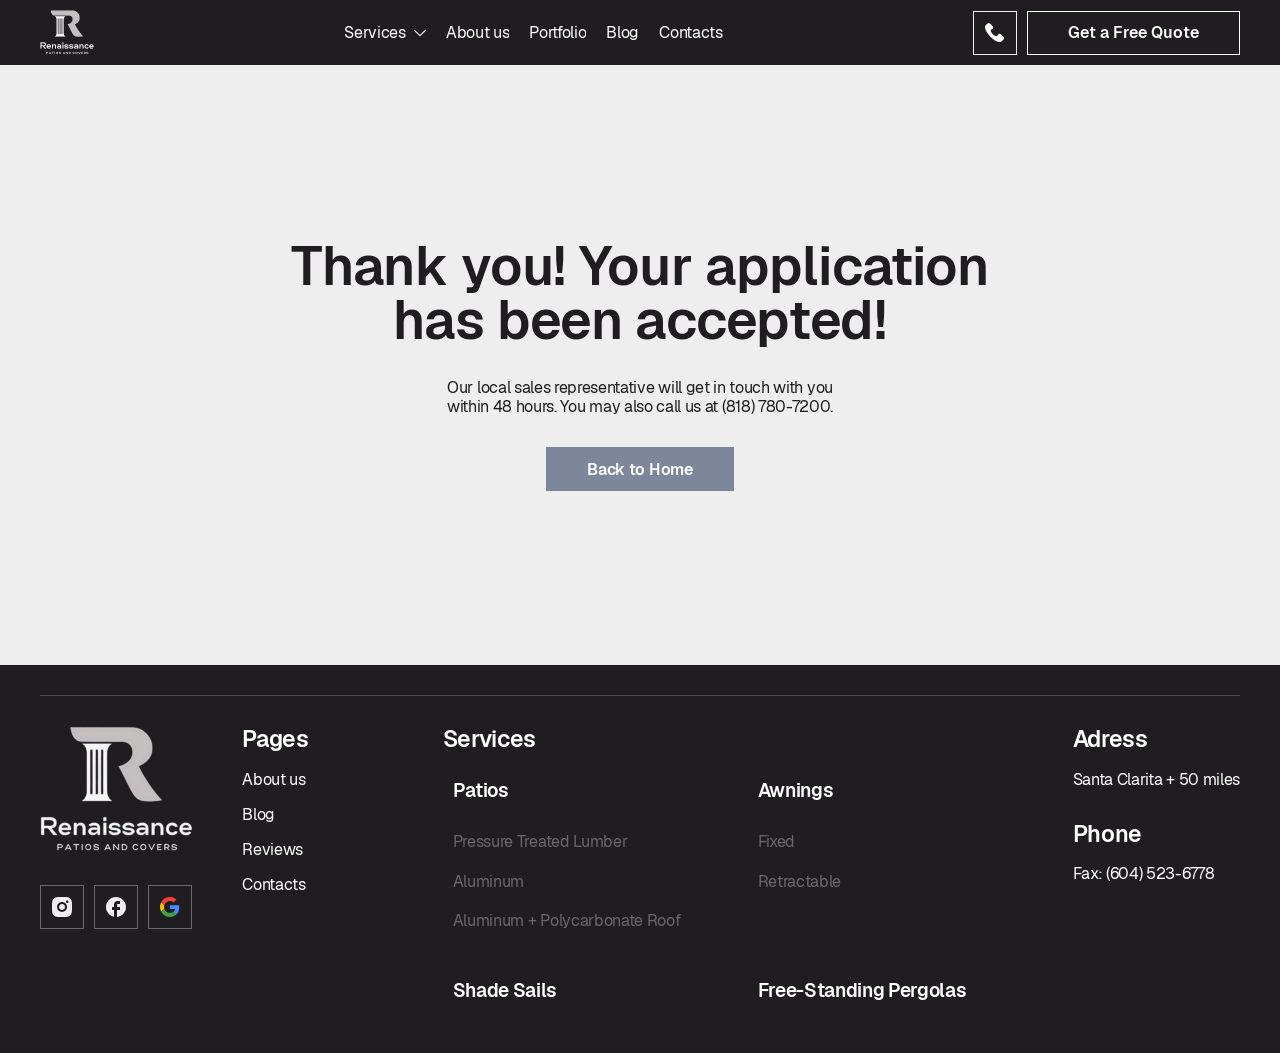
<file: thank-you.html>
<!doctype html>
<html lang="en">
<head>
    <meta charset="UTF-8" />
    <meta name="viewport" content="width=device-width, initial-scale=1.0, viewport-fit=cover" />

    <meta name="theme-color" content="#a21c26" />
    <meta name="apple-mobile-web-app-status-bar-style" content="default">

    <title>Renaissance</title>

    <!-- FAVICONS -->
    <link rel="icon" type="image/x-icon" href="./assets/images/favicon/favicon.ico" />
    <link rel="icon" type="image/svg+xml" href="./assets/images/favicon/favicon.svg" />
    <link rel="icon" type="image/png" sizes="96x96" href="./assets/images/favicon/favicon-96x96.png" />
    <link rel="apple-touch-icon" href="./assets/images/favicon/apple-touch-icon.png" />
    <link rel="manifest" href="./assets/images/favicon/site.webmanifest" />

  <script type="module" crossorigin src="./assets/js/vendor.min.js"></script>
  <script type="module" crossorigin src="./assets/js/main.min2.js"></script>
  <link rel="stylesheet" crossorigin href="./assets/css/style.min.css">
</head>
<body>
    <div class="wrapper" id="main">
        <header class="header">
            <div class="header__container" data-anim="fade-down">
                <a href="/" class="header__logo"><img src="./assets/images/logo.png" alt="Renaissance" /></a>
        
                <div class="header__menu menu">
                    <nav class="menu__nav">
                        <ul>
                            <li class="sub-in">
                                <a href="services.html">Services
        
                                    <div class="arrow">
                                        <svg class="icon">
                                            <use href="./assets/images/sprite.svg#icon-arrow-down"></use>
                                        </svg>
                                    </div>
                                </a>
        
                                <div class="sub-list lv-2">
                                    <ul>
                                        <li>
                                            <a href="service.html">Patios</a>
        
                                            <div class="arrow-trigger">
                                                <svg class="icon">
                                                    <use href="./assets/images/sprite.svg#icon-arrow-down"></use>
                                                </svg>
                                            </div>
                                            <div class="sub-list lv-3">
                                                <button class="btn-back" type="button">
                                                    <svg class="icon">
                                                        <use href="./assets/images/sprite.svg#icon-arrow-down"></use>
                                                    </svg>
                                                    Back</button>
                                                <ul>
                                                    <li>
                                                        <a href="subservice.html">Pressure Treated Lumber</a>
                                                    </li>
                                                    <li>
                                                        <a href="subservice.html">Aluminum</a>
                                                    </li>
                                                    <li>
                                                        <a href="subservice.html">Aluminum + Polycarbonate Roof</a>
                                                    </li>
                                                </ul>
                                            </div>
                                        </li>
                                        <li>
                                            <a href="service.html"> Shade Sails</a>
                                            <div class="arrow-trigger">
                                                <svg class="icon">
                                                    <use href="./assets/images/sprite.svg#icon-arrow-down"></use>
                                                </svg>
                                            </div>
                                            <div class="sub-list lv-3">
                                                <button class="btn-back" type="button">
                                                    <svg class="icon">
                                                        <use href="./assets/images/sprite.svg#icon-arrow-down"></use>
                                                    </svg>
                                                    Back</button>
                                                <ul>
                                                    <li>
                                                        <a href="subservice.html">Fixed Shade Sails</a>
                                                    </li>
                                                    <li>
                                                        <a href="subservice.html">Retractable Shade Sails</a>
                                                    </li>
                                                </ul>
                                            </div>
                                        </li>
                                        <li>
                                            <a href="service.html">Awnings</a>
                                        </li>
                                        <li>
                                            <a href="service.html">
                                                Free-Standing Pergolas</a>
                                        </li>
                                        <li>
                                            <a href="service.html"> Additional Services</a>
                                        </li>
        
                                    </ul>
                                </div>
                            </li>
                            <li>
                                <a href="about.html">About us</a>
                            </li>
                            <li>
                                <a href="portfolio.html">Portfolio</a>
                            </li>
                            <li>
                                <a href="blog.html">Blog</a>
                            </li>
                            <li>
                                <a href="contacts.html">Contacts</a>
                            </li>
                        </ul>
                    </nav>
                </div>
        
                <div class="header__actions">
                    <a class="header__link-phone" href="tel:6045236778" aria-label="phone main">
                        <svg class="icon">
                            <use href="./assets/images/sprite.svg#icon-phone"></use>
                        </svg>
                    </a>
                    <button class="header__btn btn btn--border" type="button" data-popup-target="#contact-us">
                        Get a Free Quote
                    </button>
        
        
                    <button class="header__burger js-menu-trigger" type="button" aria-label="open menu">
                        <span></span>
                    </button>
                </div>
            </div>
        </header>
        <main class="page page--thank-you">

            <section class="section thank-you">
                <div class="thank-you__container">
                    <h1 class="thank-you__title title" data-anim="fade-up">Thank you! Your application
                        has been accepted!</h1>
                    <div class="thank-you__text" data-anim="fade-up" data-anim-delay="0.3">
                        <p>Our local sales representative will get in touch with you within 48 hours.
                            You may also call us at <a href="tel:8187807200">(818) 780-7200</a>.</p>
                    </div>
                    <a class="thank-you__btn btn" href="/" data-anim="fade-up" data-anim-delay="0.5">Back to Home</a>
                </div>
            </section>
        </main>

        <footer class="footer">
            <div class="footer__container">
                <div class="footer__row">
                    <div class="footer__col">
                        <a href="/" class="footer__logo"><img src="./assets/images/logo-footer.png" alt="Renaissance" /></a>
        
                        <div class="footer__social social">
                            <ul class="social__list">
                                <li class="social__item">
                                    <a href="#" class="social__link" aria-label="Instagram" target="_blank" rel="noopener">
                                        <svg width="20" height="20" viewBox="0 0 20 20" fill="none"
                                            xmlns="http://www.w3.org/2000/svg">
                                            <path
                                                d="M11.0286 6.13588e-07C12.1536 0.00300068 12.7246 0.00900071 13.2176 0.0230007L13.4116 0.0300007C13.6356 0.0380007 13.8566 0.0480007 14.1236 0.0600007C15.1876 0.110001 15.9136 0.278001 16.5506 0.525001C17.2106 0.779001 17.7666 1.123 18.3226 1.678C18.8313 2.17773 19.2248 2.78247 19.4756 3.45C19.7226 4.087 19.8906 4.813 19.9406 5.878C19.9526 6.144 19.9626 6.365 19.9706 6.59L19.9766 6.784C19.9916 7.276 19.9976 7.847 19.9996 8.972L20.0006 9.718L20.0006 11.028C20.003 11.7574 19.9953 12.4868 19.9776 13.216L19.9716 13.41C19.9636 13.635 19.9536 13.856 19.9416 14.122C19.8916 15.187 19.7216 15.912 19.4756 16.55C19.2248 17.2175 18.8313 17.8223 18.3226 18.322C17.8228 18.8307 17.2181 19.2242 16.5506 19.475C15.9136 19.722 15.1876 19.89 14.1236 19.94L13.4116 19.97L13.2176 19.976C12.7246 19.99 12.1536 19.997 11.0286 19.999L10.2826 20L8.97357 20C8.24383 20.0026 7.51409 19.9949 6.78457 19.977L6.59057 19.971C6.35318 19.962 6.11584 19.9517 5.87857 19.94C4.81457 19.89 4.08857 19.722 3.45057 19.475C2.7834 19.2241 2.17901 18.8306 1.67957 18.322C1.17051 17.8224 0.776677 17.2176 0.525568 16.55C0.278568 15.913 0.110568 15.187 0.060568 14.122L0.030568 13.41L0.0255682 13.216C0.00713424 12.4868 -0.00119995 11.7574 0.000568183 11.028L0.000568298 8.972C-0.00219956 8.2426 0.0051346 7.5132 0.0225685 6.784L0.0295685 6.59C0.0375685 6.365 0.0475685 6.144 0.0595685 5.878C0.109569 4.813 0.277569 4.088 0.524569 3.45C0.776263 2.7822 1.17079 2.17744 1.68057 1.678C2.17972 1.16955 2.78376 0.776074 3.45057 0.525C4.08857 0.278 4.81357 0.11 5.87857 0.0600003C6.14457 0.0480003 6.36657 0.0380003 6.59057 0.0300003L6.78457 0.0240003C7.51376 0.00623312 8.24316 -0.00143424 8.97257 0.00100043L11.0286 6.13588e-07ZM10.0006 5C8.67449 5 7.40272 5.52678 6.46503 6.46447C5.52735 7.40215 5.00057 8.67392 5.00057 10C5.00057 11.3261 5.52735 12.5979 6.46503 13.5355C7.40272 14.4732 8.67449 15 10.0006 15C11.3266 15 12.5984 14.4732 13.5361 13.5355C14.4738 12.5979 15.0006 11.3261 15.0006 10C15.0006 8.67392 14.4738 7.40215 13.5361 6.46447C12.5984 5.52678 11.3267 5 10.0006 5ZM10.0006 7C10.3945 6.99993 10.7847 7.07747 11.1487 7.22817C11.5127 7.37887 11.8434 7.5998 12.122 7.87833C12.4007 8.15686 12.6217 8.48754 12.7725 8.85149C12.9233 9.21544 13.001 9.60554 13.0011 9.9995C13.0011 10.3935 12.9236 10.7836 12.7729 11.1476C12.6222 11.5116 12.4013 11.8423 12.1227 12.121C11.8442 12.3996 11.5135 12.6206 11.1496 12.7714C10.7856 12.9223 10.3955 12.9999 10.0016 13C9.20592 13 8.44286 12.6839 7.88025 12.1213C7.31764 11.5587 7.00157 10.7956 7.00157 10C7.00157 9.20435 7.31764 8.44129 7.88025 7.87868C8.44286 7.31607 9.20592 7 10.0016 7M15.2516 3.5C14.92 3.5 14.6021 3.6317 14.3677 3.86612C14.1333 4.10054 14.0016 4.41848 14.0016 4.75C14.0016 5.08152 14.1333 5.39946 14.3677 5.63388C14.6021 5.8683 14.92 6 15.2516 6C15.5831 6 15.901 5.8683 16.1355 5.63388C16.3699 5.39946 16.5016 5.08152 16.5016 4.75C16.5016 4.41848 16.3699 4.10054 16.1355 3.86612C15.901 3.6317 15.5831 3.5 15.2516 3.5Z"
                                                fill="#EEEEEE" />
                                        </svg>
                                    </a>
                                </li>
                                <li class="social__item">
                                    <a href="#" class="social__link" aria-label="Facebook" target="_blank" rel="noopener">
                                        <svg width="20" height="20" viewBox="0 0 20 20" fill="none"
                                            xmlns="http://www.w3.org/2000/svg">
                                            <path
                                                d="M20 10C20 4.48 15.52 8.63475e-07 10 5.56363e-07C4.48 2.4925e-07 -2.4925e-07 4.48 -5.56363e-07 10C-8.25642e-07 14.84 3.44 18.87 8 19.8L8 13L6 13L6 10L8 10L8 7.5C8 5.57 9.57 4 11.5 4L14 4L14 7L12 7C11.45 7 11 7.45 11 8L11 10L14 10L14 13L11 13L11 19.95C16.05 19.45 20 15.19 20 10Z"
                                                fill="#EEEEEE" />
                                        </svg>
                                    </a>
                                </li>
                                <li class="social__item">
                                    <a href="#" class="social__link" aria-label="Google" target="_blank" rel="noopener">
                                        <svg width="21" height="21" viewBox="0 0 21 21" fill="none"
                                            xmlns="http://www.w3.org/2000/svg">
                                            <path opacity="0.987" fill-rule="evenodd" clip-rule="evenodd"
                                                d="M8.93887 0.0911254C10.0264 -0.0303745 10.6699 -0.0303745 11.8384 0.0911256C13.9068 0.397268 15.8242 1.35335 17.3134 2.82113C16.3071 3.77233 15.314 4.73742 14.3344 5.71613C12.4584 4.12613 10.3644 3.75913 8.05236 4.61513C6.35636 5.39513 5.17536 6.65913 4.50936 8.40713C3.42102 7.59687 2.34686 6.76774 1.28736 5.92013C1.21373 5.88137 1.12964 5.86718 1.04736 5.87962C2.73036 2.63463 5.36037 0.704625 8.93737 0.0896254"
                                                fill="#F44336" />
                                            <path opacity="0.997" fill-rule="evenodd" clip-rule="evenodd"
                                                d="M1.04438 5.87978C1.12938 5.86678 1.20988 5.88028 1.28588 5.92028C2.34538 6.7679 3.41954 7.59703 4.50788 8.40728C4.33662 9.08837 4.22866 9.78383 4.18538 10.4848C4.22238 11.1628 4.32988 11.8283 4.50788 12.4813L1.12538 15.1738C-0.347621 12.0958 -0.374621 8.99778 1.04438 5.87978Z"
                                                fill="#FFC107" />
                                            <path opacity="0.999" fill-rule="evenodd" clip-rule="evenodd"
                                                d="M17.1529 18.4346C16.0996 17.5058 14.997 16.6345 13.8499 15.8246C14.9999 15.0126 15.6979 13.8986 15.9439 12.4826L10.3084 12.4826L10.3084 8.56911C13.5584 8.54211 16.8069 8.56961 20.0539 8.65162C20.6699 11.9966 19.9584 15.0126 17.9194 17.6996C17.6769 17.9573 17.4201 18.2027 17.1529 18.4346Z"
                                                fill="#448AFF" />
                                            <path opacity="0.993" fill-rule="evenodd" clip-rule="evenodd"
                                                d="M4.50787 12.4824C5.73787 15.5394 7.99287 16.9664 11.2729 16.7634C12.1936 16.6568 13.0764 16.3352 13.8499 15.8244C14.9979 16.6364 16.0989 17.5064 17.1529 18.4344C15.4828 19.9351 13.3535 20.8255 11.1124 20.9604C10.6032 21.0011 10.0916 21.0011 9.58237 20.9604C5.76437 20.5104 2.94537 18.5814 1.12537 15.1734L4.50787 12.4824Z"
                                                fill="#43A047" />
                                        </svg>
        
                                    </a>
                                </li>
                            </ul>
                        </div>
                    </div>
                    <div class="footer__col">
                        <nav class="footer__nav">
                            <h2 class="footer__title">Pages</h2>
                            <ul class="footer__list">
                                <li class="footer__item">
                                    <a class="footer__link" href="#">About us</a>
                                </li>
                                <li class="footer__item">
                                    <a class="footer__link" href="#">Blog</a>
                                </li>
                                <li class="footer__item">
                                    <a class="footer__link" href="#">Reviews</a>
                                </li>
                                <li class="footer__item">
                                    <a class="footer__link" href="#">Contacts</a>
                                </li>
                            </ul>
                        </nav>
                    </div>
                    <div class="footer__col">
                        <h2 class="footer__title">Services</h2>
                        <ul class="footer__services">
                            <li class="footer__item">
                                <a class="footer__link" href="#">Patios</a>
                                <ul class="footer__sub-list">
                                    <li class="footer__item">
                                        <a class="footer__link" href="#">Pressure Treated Lumber</a>
                                    </li>
                                    <li class="footer__item">
                                        <a class="footer__link" href="#">Aluminum</a>
                                    </li>
                                    <li class="footer__item">
                                        <a class="footer__link" href="#">Aluminum + Polycarbonate Roof</a>
                                    </li>
                                </ul>
                            </li>
                            <li class="footer__item">
                                <a class="footer__link" href="#">Awnings</a>
                                <ul class="footer__sub-list">
                                    <li class="footer__item">
                                        <a class="footer__link" href="#">Fixed</a>
                                    </li>
                                    <li class="footer__item">
                                        <a class="footer__link" href="#">Retractable</a>
                                    </li>
                                </ul>
                            </li>
                            <li class="footer__item">
                                <a class="footer__link" href="#">Shade Sails</a>
                            </li>
                            <li class="footer__item">
                                <a class="footer__link" href="#">Free-Standing Pergolas</a>
                            </li>
                        </ul>
                    </div>
                    <div class="footer__col">
                        <div class="footer__contacts">
                            <div class="footer__contacts-item">
                                <h2 class="footer__title">Adress</h2>
                                <a href="#" class="footer__link">Santa Clarita + 50 miles</a>
                            </div>
                            <div class="footer__contacts-item">
                                <h2 class="footer__title">Phone</h2>
                                <a href="tel:6045236778" class="footer__link">Fax: (604) 523-6778</a>
                            </div>
                        </div>
                    </div>
                </div>
            </div>
        </footer>    </div>
    <div id="contact-us" class="popup" aria-hidden="true">
        <div class="popup__wrapper">
            <div class="popup__content">
                <div class="popup__body">
                    <button class="popup__close" data-close-popup aria-label="Закрити" type="button"></button>
                    <h2 class="popup__title title">Contact Us</h2>
    
                    <form action="">
                        <div class="form-group">
                            <label class="form-label" for="name">Name</label>
                            <input class="form-input" type="text" name="" id="name" required placeholder="Artem Shulga*">
                        </div>
                        <div class="form-group">
                            <label class="form-label" for="phone">Phone</label>
                            <input class="form-input" type="phone" name="" id="phone" required
                                placeholder="(604) 317-0004*">
                        </div>
    
                        <div class="form-group">
                            <label class="form-label" for="email">Email</label>
                            <input class="form-input" type="email" name="" id="email" required
                                placeholder=" company@gmail.com*">
                        </div>
    
    
                        <div class="form-group">
                            <label class="form-label" for="message">Message</label>
                            <textarea class="form-input" name="" id="message"></textarea>
                        </div>
                        <button class="btn-form btn" type="submit">Sumbit</button>
                    </form>
                </div>
            </div>
        </div>
    </div>
    
    <div id="popup-success" class="popup" aria-hidden="true">
        <div class="popup__wrapper">
    
            <div class="popup__content">
                <button class="popup__close close-popup" data-close-popup aria-label="Close" type="button"></button>
    
                <div class="popup__body">
                    <h2 class="popup__title">
                        Дякуємо!
                    </h2>
                    <div class="popup__text">
                        <p>Ми звʼяжемось з вами протягом 24 годин</p>
                    </div>
                    <button class="btn" type="button" data-close-popup>Ок
                    </button>
                </div>
            </div>
        </div>
    </div></body>

</html>
</file>
<file: assets/css/style.min.css>
@charset "UTF-8";:root{--swiper-theme-color: #007aff}:host{position:relative;display:block;margin-left:auto;margin-right:auto;z-index:1}.swiper{margin-left:auto;margin-right:auto;position:relative;overflow:hidden;list-style:none;padding:0;z-index:1;display:block}.swiper-vertical>.swiper-wrapper{flex-direction:column}.swiper-wrapper{position:relative;width:100%;height:100%;z-index:1;display:flex;transition-property:transform;transition-timing-function:var(--swiper-wrapper-transition-timing-function, initial);box-sizing:content-box}.swiper-android .swiper-slide,.swiper-ios .swiper-slide,.swiper-wrapper{transform:translateZ(0)}.swiper-horizontal{touch-action:pan-y}.swiper-vertical{touch-action:pan-x}.swiper-slide{flex-shrink:0;width:100%;height:100%;position:relative;transition-property:transform;display:block}.swiper-slide-invisible-blank{visibility:hidden}.swiper-autoheight,.swiper-autoheight .swiper-slide{height:auto}.swiper-autoheight .swiper-wrapper{align-items:flex-start;transition-property:transform,height}.swiper-backface-hidden .swiper-slide{transform:translateZ(0);backface-visibility:hidden}.swiper-3d.swiper-css-mode .swiper-wrapper{perspective:75rem}.swiper-3d .swiper-wrapper{transform-style:preserve-3d}.swiper-3d{perspective:75rem}.swiper-3d .swiper-slide,.swiper-3d .swiper-cube-shadow{transform-style:preserve-3d}.swiper-css-mode>.swiper-wrapper{overflow:auto;scrollbar-width:none;-ms-overflow-style:none}.swiper-css-mode>.swiper-wrapper::-webkit-scrollbar{display:none}.swiper-css-mode>.swiper-wrapper>.swiper-slide{scroll-snap-align:start start}.swiper-css-mode.swiper-horizontal>.swiper-wrapper{scroll-snap-type:x mandatory}.swiper-css-mode.swiper-horizontal>.swiper-wrapper>.swiper-slide:first-child{margin-inline-start:var(--swiper-slides-offset-before);scroll-margin-inline-start:var(--swiper-slides-offset-before)}.swiper-css-mode.swiper-horizontal>.swiper-wrapper>.swiper-slide:last-child{margin-inline-end:var(--swiper-slides-offset-after)}.swiper-css-mode.swiper-vertical>.swiper-wrapper{scroll-snap-type:y mandatory}.swiper-css-mode.swiper-vertical>.swiper-wrapper>.swiper-slide:first-child{margin-block-start:var(--swiper-slides-offset-before);scroll-margin-block-start:var(--swiper-slides-offset-before)}.swiper-css-mode.swiper-vertical>.swiper-wrapper>.swiper-slide:last-child{margin-block-end:var(--swiper-slides-offset-after)}.swiper-css-mode.swiper-free-mode>.swiper-wrapper{scroll-snap-type:none}.swiper-css-mode.swiper-free-mode>.swiper-wrapper>.swiper-slide{scroll-snap-align:none}.swiper-css-mode.swiper-centered>.swiper-wrapper:before{content:"";flex-shrink:0;order:9999}.swiper-css-mode.swiper-centered>.swiper-wrapper>.swiper-slide{scroll-snap-align:center center;scroll-snap-stop:always}.swiper-css-mode.swiper-centered.swiper-horizontal>.swiper-wrapper>.swiper-slide:first-child{margin-inline-start:var(--swiper-centered-offset-before)}.swiper-css-mode.swiper-centered.swiper-horizontal>.swiper-wrapper:before{height:100%;min-height:1px;width:var(--swiper-centered-offset-after)}.swiper-css-mode.swiper-centered.swiper-vertical>.swiper-wrapper>.swiper-slide:first-child{margin-block-start:var(--swiper-centered-offset-before)}.swiper-css-mode.swiper-centered.swiper-vertical>.swiper-wrapper:before{width:100%;min-width:1px;height:var(--swiper-centered-offset-after)}.swiper-3d .swiper-slide-shadow,.swiper-3d .swiper-slide-shadow-left,.swiper-3d .swiper-slide-shadow-right,.swiper-3d .swiper-slide-shadow-top,.swiper-3d .swiper-slide-shadow-bottom{position:absolute;left:0;top:0;width:100%;height:100%;pointer-events:none;z-index:10}.swiper-3d .swiper-slide-shadow{background:#00000026}.swiper-3d .swiper-slide-shadow-left{background-image:linear-gradient(to left,#00000080,#0000)}.swiper-3d .swiper-slide-shadow-right{background-image:linear-gradient(to right,#00000080,#0000)}.swiper-3d .swiper-slide-shadow-top{background-image:linear-gradient(to top,#00000080,#0000)}.swiper-3d .swiper-slide-shadow-bottom{background-image:linear-gradient(to bottom,#00000080,#0000)}.swiper-lazy-preloader{width:2.625rem;height:2.625rem;position:absolute;left:50%;top:50%;margin-left:-1.3125rem;margin-top:-1.3125rem;z-index:10;transform-origin:50%;box-sizing:border-box;border:.25rem solid var(--swiper-preloader-color, var(--swiper-theme-color));border-radius:50%;border-top-color:transparent}:is(.swiper:not(.swiper-watch-progress),.swiper-watch-progress .swiper-slide-visible) .swiper-lazy-preloader{animation:swiper-preloader-spin 1s infinite linear}.swiper-lazy-preloader-white{--swiper-preloader-color: #fff}.swiper-lazy-preloader-black{--swiper-preloader-color: #000}@keyframes swiper-preloader-spin{0%{transform:rotate(0)}to{transform:rotate(360deg)}}:root{--swiper-navigation-size: 2.75rem}.swiper-button-prev,.swiper-button-next{position:absolute;width:var(--swiper-navigation-size);height:var(--swiper-navigation-size);z-index:10;cursor:pointer;display:flex;align-items:center;justify-content:center;color:var(--swiper-navigation-color, var(--swiper-theme-color))}:is(.swiper-button-prev,.swiper-button-next).swiper-button-disabled{opacity:.35;cursor:auto;pointer-events:none}:is(.swiper-button-prev,.swiper-button-next).swiper-button-hidden{opacity:0;cursor:auto;pointer-events:none}.swiper-navigation-disabled :is(.swiper-button-prev,.swiper-button-next){display:none!important}:is(.swiper-button-prev,.swiper-button-next) svg{width:100%;height:100%;object-fit:contain;transform-origin:center;fill:currentColor;pointer-events:none}.swiper-button-lock{display:none}.swiper-button-prev,.swiper-button-next{top:var(--swiper-navigation-top-offset, 50%);margin-top:calc(0px - (var(--swiper-navigation-size) / 2))}.swiper-button-prev{left:var(--swiper-navigation-sides-offset, 4px);right:auto}.swiper-button-prev .swiper-navigation-icon{transform:rotate(180deg)}.swiper-button-next{right:var(--swiper-navigation-sides-offset, 4px);left:auto}.swiper-horizontal .swiper-button-prev,.swiper-horizontal .swiper-button-next,.swiper-horizontal~.swiper-button-prev,.swiper-horizontal~.swiper-button-next{top:var(--swiper-navigation-top-offset, 50%);margin-top:calc(0px - (var(--swiper-navigation-size) / 2));margin-left:0}.swiper-horizontal .swiper-button-prev,.swiper-horizontal~.swiper-button-prev,.swiper-horizontal.swiper-rtl .swiper-button-next,.swiper-horizontal.swiper-rtl~.swiper-button-next{left:var(--swiper-navigation-sides-offset, 4px);right:auto}.swiper-horizontal .swiper-button-next,.swiper-horizontal~.swiper-button-next,.swiper-horizontal.swiper-rtl .swiper-button-prev,.swiper-horizontal.swiper-rtl~.swiper-button-prev{right:var(--swiper-navigation-sides-offset, 4px);left:auto}:is(.swiper-horizontal .swiper-button-prev,.swiper-horizontal~.swiper-button-prev,.swiper-horizontal.swiper-rtl .swiper-button-next,.swiper-horizontal.swiper-rtl~.swiper-button-next) .swiper-navigation-icon{transform:rotate(180deg)}:is(.swiper-horizontal.swiper-rtl .swiper-button-prev,.swiper-horizontal.swiper-rtl~.swiper-button-prev) .swiper-navigation-icon{transform:rotate(0)}.swiper-vertical .swiper-button-prev,.swiper-vertical .swiper-button-next,.swiper-vertical~.swiper-button-prev,.swiper-vertical~.swiper-button-next{left:var(--swiper-navigation-top-offset, 50%);right:auto;margin-left:calc(0px - (var(--swiper-navigation-size) / 2));margin-top:0}.swiper-vertical .swiper-button-prev,.swiper-vertical~.swiper-button-prev{top:var(--swiper-navigation-sides-offset, 4px);bottom:auto}:is(.swiper-vertical .swiper-button-prev,.swiper-vertical~.swiper-button-prev) .swiper-navigation-icon{transform:rotate(-90deg)}.swiper-vertical .swiper-button-next,.swiper-vertical~.swiper-button-next{bottom:var(--swiper-navigation-sides-offset, 4px);top:auto}:is(.swiper-vertical .swiper-button-next,.swiper-vertical~.swiper-button-next) .swiper-navigation-icon{transform:rotate(90deg)}.swiper-pagination{position:absolute;text-align:center;transition:.3s opacity;transform:translateZ(0);z-index:10}.swiper-pagination.swiper-pagination-hidden{opacity:0}.swiper-pagination-disabled>.swiper-pagination,.swiper-pagination.swiper-pagination-disabled{display:none!important}.swiper-pagination-fraction,.swiper-pagination-custom,.swiper-horizontal>.swiper-pagination-bullets,.swiper-pagination-bullets.swiper-pagination-horizontal{bottom:var(--swiper-pagination-bottom, 8px);top:var(--swiper-pagination-top, auto);left:0;width:100%}.swiper-pagination-bullets-dynamic{overflow:hidden;font-size:0}.swiper-pagination-bullets-dynamic .swiper-pagination-bullet{transform:scale(.33);position:relative}.swiper-pagination-bullets-dynamic .swiper-pagination-bullet-active,.swiper-pagination-bullets-dynamic .swiper-pagination-bullet-active-main{transform:scale(1)}.swiper-pagination-bullets-dynamic .swiper-pagination-bullet-active-prev{transform:scale(.66)}.swiper-pagination-bullets-dynamic .swiper-pagination-bullet-active-prev-prev{transform:scale(.33)}.swiper-pagination-bullets-dynamic .swiper-pagination-bullet-active-next{transform:scale(.66)}.swiper-pagination-bullets-dynamic .swiper-pagination-bullet-active-next-next{transform:scale(.33)}.swiper-pagination-bullet{width:var(--swiper-pagination-bullet-width, var(--swiper-pagination-bullet-size, 8px));height:var(--swiper-pagination-bullet-height, var(--swiper-pagination-bullet-size, 8px));display:inline-block;border-radius:var(--swiper-pagination-bullet-border-radius, 50%);background:var(--swiper-pagination-bullet-inactive-color, #000);opacity:var(--swiper-pagination-bullet-inactive-opacity, .2)}button.swiper-pagination-bullet{border:none;margin:0;padding:0;box-shadow:none;appearance:none}.swiper-pagination-clickable .swiper-pagination-bullet{cursor:pointer}.swiper-pagination-bullet:only-child{display:none!important}.swiper-pagination-bullet-active{opacity:var(--swiper-pagination-bullet-opacity, 1);background:var(--swiper-pagination-color, var(--swiper-theme-color))}.swiper-vertical>.swiper-pagination-bullets,.swiper-pagination-vertical.swiper-pagination-bullets{right:var(--swiper-pagination-right, 8px);left:var(--swiper-pagination-left, auto);top:50%;transform:translate3d(0,-50%,0)}:is(.swiper-vertical>.swiper-pagination-bullets,.swiper-pagination-vertical.swiper-pagination-bullets) .swiper-pagination-bullet{margin:var(--swiper-pagination-bullet-vertical-gap, 6px) 0;display:block}:is(.swiper-vertical>.swiper-pagination-bullets,.swiper-pagination-vertical.swiper-pagination-bullets).swiper-pagination-bullets-dynamic{top:50%;transform:translateY(-50%);width:.5rem}:is(.swiper-vertical>.swiper-pagination-bullets,.swiper-pagination-vertical.swiper-pagination-bullets).swiper-pagination-bullets-dynamic .swiper-pagination-bullet{display:inline-block;transition:.2s transform,.2s top}:is(.swiper-horizontal>.swiper-pagination-bullets,.swiper-pagination-horizontal.swiper-pagination-bullets) .swiper-pagination-bullet{margin:0 var(--swiper-pagination-bullet-horizontal-gap, 4px)}:is(.swiper-horizontal>.swiper-pagination-bullets,.swiper-pagination-horizontal.swiper-pagination-bullets).swiper-pagination-bullets-dynamic{left:50%;transform:translate(-50%);white-space:nowrap}:is(.swiper-horizontal>.swiper-pagination-bullets,.swiper-pagination-horizontal.swiper-pagination-bullets).swiper-pagination-bullets-dynamic .swiper-pagination-bullet{transition:.2s transform,.2s left}.swiper-horizontal.swiper-rtl>.swiper-pagination-bullets-dynamic .swiper-pagination-bullet{transition:.2s transform,.2s right}.swiper-pagination-fraction{color:var(--swiper-pagination-fraction-color, inherit)}.swiper-pagination-progressbar{background:var(--swiper-pagination-progressbar-bg-color, rgba(0, 0, 0, .25));position:absolute}.swiper-pagination-progressbar .swiper-pagination-progressbar-fill{background:var(--swiper-pagination-color, var(--swiper-theme-color));position:absolute;left:0;top:0;width:100%;height:100%;transform:scale(0);transform-origin:left top}.swiper-rtl .swiper-pagination-progressbar .swiper-pagination-progressbar-fill{transform-origin:right top}.swiper-horizontal>.swiper-pagination-progressbar,.swiper-pagination-progressbar.swiper-pagination-horizontal,.swiper-vertical>.swiper-pagination-progressbar.swiper-pagination-progressbar-opposite,.swiper-pagination-progressbar.swiper-pagination-vertical.swiper-pagination-progressbar-opposite{width:100%;height:var(--swiper-pagination-progressbar-size, 4px);left:0;top:0}.swiper-vertical>.swiper-pagination-progressbar,.swiper-pagination-progressbar.swiper-pagination-vertical,.swiper-horizontal>.swiper-pagination-progressbar.swiper-pagination-progressbar-opposite,.swiper-pagination-progressbar.swiper-pagination-horizontal.swiper-pagination-progressbar-opposite{width:var(--swiper-pagination-progressbar-size, 4px);height:100%;left:0;top:0}.swiper-pagination-lock{display:none}.swiper-fade.swiper-free-mode .swiper-slide{transition-timing-function:ease-out}.swiper-fade .swiper-slide{pointer-events:none;transition-property:opacity}.swiper-fade .swiper-slide .swiper-slide{pointer-events:none}.swiper-fade .swiper-slide-active,.swiper-fade .swiper-slide-active .swiper-slide-active{pointer-events:auto}.swiper.swiper-cards{overflow:visible}.swiper-cards .swiper-slide{transform-origin:center bottom;backface-visibility:hidden;overflow:hidden}.glightbox-container{width:100%;height:100%;position:fixed;top:0;left:0;z-index:999999!important;overflow:hidden;-ms-touch-action:none;touch-action:none;-webkit-text-size-adjust:100%;-moz-text-size-adjust:100%;-ms-text-size-adjust:100%;text-size-adjust:100%;-webkit-backface-visibility:hidden;backface-visibility:hidden;outline:0}.glightbox-container.inactive{display:none}.glightbox-container .gcontainer{position:relative;width:100%;height:100%;z-index:9999;overflow:hidden}.glightbox-container .gslider{-webkit-transition:-webkit-transform .4s ease;transition:-webkit-transform .4s ease;transition:transform .4s ease;transition:transform .4s ease,-webkit-transform .4s ease;height:100%;left:0;top:0;width:100%;position:relative;overflow:hidden;display:-webkit-box!important;display:-ms-flexbox!important;display:flex!important;-webkit-box-pack:center;-ms-flex-pack:center;justify-content:center;-webkit-box-align:center;-ms-flex-align:center;align-items:center;-webkit-transform:translate3d(0,0,0);transform:translateZ(0)}.glightbox-container .gslide{width:100%;position:absolute;-webkit-user-select:none;-moz-user-select:none;-ms-user-select:none;user-select:none;display:-webkit-box;display:-ms-flexbox;display:flex;-webkit-box-align:center;-ms-flex-align:center;align-items:center;-webkit-box-pack:center;-ms-flex-pack:center;justify-content:center;opacity:0}.glightbox-container .gslide.current{opacity:1;z-index:99999;position:relative}.glightbox-container .gslide.prev{opacity:1;z-index:9999}.glightbox-container .gslide-inner-content{width:100%}.glightbox-container .ginner-container{position:relative;width:100%;display:-webkit-box;display:-ms-flexbox;display:flex;-webkit-box-pack:center;-ms-flex-pack:center;justify-content:center;-webkit-box-orient:vertical;-webkit-box-direction:normal;-ms-flex-direction:column;flex-direction:column;max-width:100%;margin:auto;height:100vh}.glightbox-container .ginner-container.gvideo-container{width:100%}.glightbox-container .ginner-container.desc-bottom,.glightbox-container .ginner-container.desc-top{-webkit-box-orient:vertical;-webkit-box-direction:normal;-ms-flex-direction:column;flex-direction:column}.glightbox-container .ginner-container.desc-left,.glightbox-container .ginner-container.desc-right{max-width:100%!important}.gslide iframe,.gslide video{outline:0!important;border:none;min-height:10.3125rem;-webkit-overflow-scrolling:touch;-ms-touch-action:auto;touch-action:auto}.gslide:not(.current){pointer-events:none}.gslide-image{-webkit-box-align:center;-ms-flex-align:center;align-items:center}.gslide-image img{max-height:100vh;display:block;padding:0;float:none;outline:0;border:none;-webkit-user-select:none;-moz-user-select:none;-ms-user-select:none;user-select:none;max-width:100vw;width:auto;height:auto;-o-object-fit:cover;object-fit:cover;-ms-touch-action:none;touch-action:none;margin:auto;min-width:12.5rem}.desc-bottom .gslide-image img,.desc-top .gslide-image img{width:auto}.desc-left .gslide-image img,.desc-right .gslide-image img{width:auto;max-width:100%}.gslide-image img.zoomable{position:relative}.gslide-image img.dragging{cursor:-webkit-grabbing!important;cursor:grabbing!important;-webkit-transition:none;transition:none}.gslide-video{position:relative;max-width:100vh;width:100%!important}.gslide-video .plyr__poster-enabled.plyr--loading .plyr__poster{display:none}.gslide-video .gvideo-wrapper{width:100%;margin:auto}.gslide-video:before{content:"";position:absolute;width:100%;height:100%;background:#ff000057;display:none}.gslide-video.playing:before{display:none}.gslide-video.fullscreen{max-width:100%!important;min-width:100%;height:75vh}.gslide-video.fullscreen video{max-width:100%!important;width:100%!important}.gslide-inline{background:#fff;text-align:left;max-height:calc(100vh - 2.5rem);overflow:auto;max-width:100%;margin:auto}.gslide-inline .ginlined-content{padding:1.25rem;width:100%}.gslide-inline .dragging{cursor:-webkit-grabbing!important;cursor:grabbing!important;-webkit-transition:none;transition:none}.ginlined-content{overflow:auto;display:block!important;opacity:1}.gslide-external{display:-webkit-box;display:-ms-flexbox;display:flex;width:100%;min-width:100%;background:#fff;padding:0;overflow:auto;max-height:75vh;height:100%}.gslide-media{display:-webkit-box;display:-ms-flexbox;display:flex;width:auto}.zoomed .gslide-media{-webkit-box-shadow:none!important;box-shadow:none!important}.desc-bottom .gslide-media,.desc-top .gslide-media{margin:0 auto;-webkit-box-orient:vertical;-webkit-box-direction:normal;-ms-flex-direction:column;flex-direction:column}.gslide-description{position:relative;-webkit-box-flex:1;-ms-flex:1 0 100%;flex:1 0 100%}.gslide-description.description-left,.gslide-description.description-right{max-width:100%}.gslide-description.description-bottom,.gslide-description.description-top{margin:0 auto;width:100%}.gslide-description p{margin-bottom:.75rem}.gslide-description p:last-child{margin-bottom:0}.zoomed .gslide-description,.glightbox-button-hidden{display:none}.glightbox-mobile .glightbox-container .gslide-description{height:auto!important;width:100%;position:absolute;bottom:0;padding:1.1875rem .6875rem 3.125rem;max-width:100vw!important;-webkit-box-ordinal-group:3!important;-ms-flex-order:2!important;order:2!important;max-height:78vh;overflow:auto!important;background:-webkit-gradient(linear,left top,left bottom,from(rgba(0,0,0,0)),to(rgba(0,0,0,.75)));background:linear-gradient(to bottom,#0000 0,#000000bf);-webkit-transition:opacity .3s linear;transition:opacity .3s linear}.glightbox-mobile .glightbox-container .gslide-title{color:#fff;font-size:1em}.glightbox-mobile .glightbox-container .gslide-desc{color:#a1a1a1}.glightbox-mobile .glightbox-container .gslide-desc a{color:#fff;font-weight:700}.glightbox-mobile .glightbox-container .gslide-desc *{color:inherit}.glightbox-mobile .glightbox-container .gslide-desc .desc-more{color:#fff;opacity:.4}.gdesc-open .gslide-media{-webkit-transition:opacity .5s ease;transition:opacity .5s ease;opacity:.4}.gdesc-open .gdesc-inner{padding-bottom:1.875rem}.gdesc-closed .gslide-media{-webkit-transition:opacity .5s ease;transition:opacity .5s ease;opacity:1}.greset{-webkit-transition:all .3s ease;transition:all .3s ease}.gabsolute{position:absolute}.grelative{position:relative}.glightbox-desc{display:none!important}.glightbox-open{overflow:hidden}.gloader{height:1.5625rem;width:1.5625rem;-webkit-animation:lightboxLoader .8s infinite linear;animation:lightboxLoader .8s infinite linear;border:.125rem solid #fff;border-right-color:transparent;border-radius:50%;position:absolute;display:block;z-index:9999;left:0;right:0;margin:0 auto;top:47%}.goverlay{width:100%;height:calc(100vh + 1px);position:fixed;top:-1px;left:0;background:#000;will-change:opacity}.glightbox-mobile .goverlay{background:#000}.gclose,.gnext,.gprev{z-index:99999;cursor:pointer;width:1.625rem;height:2.75rem;border:none;display:-webkit-box;display:-ms-flexbox;display:flex;-webkit-box-pack:center;-ms-flex-pack:center;justify-content:center;-webkit-box-align:center;-ms-flex-align:center;align-items:center;-webkit-box-orient:vertical;-webkit-box-direction:normal;-ms-flex-direction:column;flex-direction:column}.gclose svg,.gnext svg,.gprev svg{display:block;width:1.5625rem;height:auto;margin:0;padding:0}.gclose.disabled,.gnext.disabled,.gprev.disabled{opacity:.1}.gclose .garrow,.gnext .garrow,.gprev .garrow{stroke:#fff}.gbtn.focused{outline:.125rem solid #0f3d81}iframe.wait-autoplay{opacity:0}.glightbox-closing .gclose,.glightbox-closing .gnext,.glightbox-closing .gprev{opacity:0!important}.glightbox-clean .gslide-description{background:#fff}.glightbox-clean .gdesc-inner{padding:1.375rem 1.25rem}.glightbox-clean .gslide-title{font-size:1em;font-weight:400;font-family:arial;color:#000;margin-bottom:1.1875rem;line-height:1.4em}.glightbox-clean .gslide-desc{font-size:.86em;margin-bottom:0;font-family:arial;line-height:1.4em}.glightbox-clean .gslide-video{background:#000}.glightbox-clean .gclose,.glightbox-clean .gnext,.glightbox-clean .gprev{background-color:#000000bf;border-radius:.25rem}.glightbox-clean .gclose path,.glightbox-clean .gnext path,.glightbox-clean .gprev path{fill:#fff}.glightbox-clean .gprev{position:absolute;top:-100%;left:1.875rem;width:2.5rem;height:3.125rem}.glightbox-clean .gnext{position:absolute;top:-100%;right:1.875rem;width:2.5rem;height:3.125rem}.glightbox-clean .gclose{width:2.1875rem;height:2.1875rem;top:.9375rem;right:.625rem;position:absolute}.glightbox-clean .gclose svg{width:1.125rem;height:auto}.glightbox-clean .gclose:hover{opacity:1}.gfadeIn{-webkit-animation:gfadeIn .5s ease;animation:gfadeIn .5s ease}.gfadeOut{-webkit-animation:gfadeOut .5s ease;animation:gfadeOut .5s ease}.gslideOutLeft{-webkit-animation:gslideOutLeft .3s ease;animation:gslideOutLeft .3s ease}.gslideInLeft{-webkit-animation:gslideInLeft .3s ease;animation:gslideInLeft .3s ease}.gslideOutRight{-webkit-animation:gslideOutRight .3s ease;animation:gslideOutRight .3s ease}.gslideInRight{-webkit-animation:gslideInRight .3s ease;animation:gslideInRight .3s ease}.gzoomIn{-webkit-animation:gzoomIn .5s ease;animation:gzoomIn .5s ease}.gzoomOut{-webkit-animation:gzoomOut .5s ease;animation:gzoomOut .5s ease}@-webkit-keyframes lightboxLoader{0%{-webkit-transform:rotate(0);transform:rotate(0)}to{-webkit-transform:rotate(360deg);transform:rotate(360deg)}}@keyframes lightboxLoader{0%{-webkit-transform:rotate(0);transform:rotate(0)}to{-webkit-transform:rotate(360deg);transform:rotate(360deg)}}@-webkit-keyframes gfadeIn{0%{opacity:0}to{opacity:1}}@keyframes gfadeIn{0%{opacity:0}to{opacity:1}}@-webkit-keyframes gfadeOut{0%{opacity:1}to{opacity:0}}@keyframes gfadeOut{0%{opacity:1}to{opacity:0}}@-webkit-keyframes gslideInLeft{0%{opacity:0;-webkit-transform:translate3d(-60%,0,0);transform:translate3d(-60%,0,0)}to{visibility:visible;-webkit-transform:translate3d(0,0,0);transform:translateZ(0);opacity:1}}@keyframes gslideInLeft{0%{opacity:0;-webkit-transform:translate3d(-60%,0,0);transform:translate3d(-60%,0,0)}to{visibility:visible;-webkit-transform:translate3d(0,0,0);transform:translateZ(0);opacity:1}}@-webkit-keyframes gslideOutLeft{0%{opacity:1;visibility:visible;-webkit-transform:translate3d(0,0,0);transform:translateZ(0)}to{-webkit-transform:translate3d(-60%,0,0);transform:translate3d(-60%,0,0);opacity:0;visibility:hidden}}@keyframes gslideOutLeft{0%{opacity:1;visibility:visible;-webkit-transform:translate3d(0,0,0);transform:translateZ(0)}to{-webkit-transform:translate3d(-60%,0,0);transform:translate3d(-60%,0,0);opacity:0;visibility:hidden}}@-webkit-keyframes gslideInRight{0%{opacity:0;visibility:visible;-webkit-transform:translate3d(60%,0,0);transform:translate3d(60%,0,0)}to{-webkit-transform:translate3d(0,0,0);transform:translateZ(0);opacity:1}}@keyframes gslideInRight{0%{opacity:0;visibility:visible;-webkit-transform:translate3d(60%,0,0);transform:translate3d(60%,0,0)}to{-webkit-transform:translate3d(0,0,0);transform:translateZ(0);opacity:1}}@-webkit-keyframes gslideOutRight{0%{opacity:1;visibility:visible;-webkit-transform:translate3d(0,0,0);transform:translateZ(0)}to{-webkit-transform:translate3d(60%,0,0);transform:translate3d(60%,0,0);opacity:0}}@keyframes gslideOutRight{0%{opacity:1;visibility:visible;-webkit-transform:translate3d(0,0,0);transform:translateZ(0)}to{-webkit-transform:translate3d(60%,0,0);transform:translate3d(60%,0,0);opacity:0}}@-webkit-keyframes gzoomIn{0%{opacity:0;-webkit-transform:scale3d(.3,.3,.3);transform:scale3d(.3,.3,.3)}to{opacity:1}}@keyframes gzoomIn{0%{opacity:0;-webkit-transform:scale3d(.3,.3,.3);transform:scale3d(.3,.3,.3)}to{opacity:1}}@-webkit-keyframes gzoomOut{0%{opacity:1}50%{opacity:0;-webkit-transform:scale3d(.3,.3,.3);transform:scale3d(.3,.3,.3)}to{opacity:0}}@keyframes gzoomOut{0%{opacity:1}50%{opacity:0;-webkit-transform:scale3d(.3,.3,.3);transform:scale3d(.3,.3,.3)}to{opacity:0}}@media(min-width:769px){.glightbox-container .ginner-container{width:auto;height:auto;-webkit-box-orient:horizontal;-webkit-box-direction:normal;-ms-flex-direction:row;flex-direction:row}.glightbox-container .ginner-container.desc-top .gslide-description{-webkit-box-ordinal-group:1;-ms-flex-order:0;order:0}.glightbox-container .ginner-container.desc-top .gslide-image,.glightbox-container .ginner-container.desc-top .gslide-image img{-webkit-box-ordinal-group:2;-ms-flex-order:1;order:1}.glightbox-container .ginner-container.desc-left .gslide-description{-webkit-box-ordinal-group:1;-ms-flex-order:0;order:0}.glightbox-container .ginner-container.desc-left .gslide-image{-webkit-box-ordinal-group:2;-ms-flex-order:1;order:1}.gslide-image img{max-height:97vh;max-width:100%}.gslide-image img.zoomable{cursor:-webkit-zoom-in;cursor:zoom-in}.zoomed .gslide-image img.zoomable{cursor:-webkit-grab;cursor:grab}.gslide-inline{max-height:95vh}.gslide-external{max-height:100vh}.gslide-description.description-left,.gslide-description.description-right{max-width:17.1875rem}.glightbox-open{height:auto}.goverlay{background:#000000eb}.glightbox-clean .gslide-media{-webkit-box-shadow:1px .125rem .5625rem 0 rgba(0,0,0,.65);box-shadow:1px .125rem .5625rem #000000a6}.glightbox-clean .description-left .gdesc-inner,.glightbox-clean .description-right .gdesc-inner{position:absolute;height:100%;overflow-y:auto}.glightbox-clean .gclose,.glightbox-clean .gnext,.glightbox-clean .gprev{background-color:#00000052}.glightbox-clean .gclose:hover,.glightbox-clean .gnext:hover,.glightbox-clean .gprev:hover{background-color:#000000b3}.glightbox-clean .gprev,.glightbox-clean .gnext{top:45%}}@media(min-width:992px){.glightbox-clean .gclose{opacity:.7;right:1.25rem}}@media screen and (max-height:420px){.goverlay{background:#000}}body.menu-open{overflow:hidden}.header{position:sticky;top:0;left:0;width:100%;z-index:1000;height:auto;min-height:4.0625rem;display:flex;align-items:center;padding-top:env(safe-area-inset-top);color:var(--white);background:var(--black);transition:all .3s ease}.header__container{display:flex;align-items:center;gap:1rem;padding-top:.625rem;padding-bottom:.625rem}.header__logo{position:relative;z-index:100;flex-shrink:0;height:2.8125rem;width:auto;display:flex}.header__logo img{height:100%;width:auto;transition:all .3s ease}.header__menu{flex:1 1 auto}.header__burger{margin-left:auto;position:relative;z-index:1000;width:2.75rem;height:2.75rem;border:1px solid var(--bg);flex-shrink:0}.header__burger:before,.header__burger:after,.header__burger span{position:absolute;top:50%;left:50%;height:.125rem;width:1.25rem;background:var(--white);border-radius:2em;transform:translate(-50%,-50%);transition:all .3s ease;transform-origin:center}.header__burger:before{content:"";top:calc(50% - .3125rem)}.header__burger:after{content:"";top:calc(50% + .3125rem)}.header__burger.is-active:before,.header__burger.is-active:after,.header__burger.is-active span{background:var(--white)!important}.header__burger.is-active span{transform:translate(-50%,-50%) scaleX(0)}.header__burger.is-active:before{top:50%;transform:translate(-50%,-50%) rotate(45deg)}.header__burger.is-active:after{top:50%;transform:translate(-50%,-50%) rotate(-45deg)}@media(min-width:992px){.header__burger{display:none}}.header__actions{position:relative;z-index:100;display:flex;align-items:center;gap:.625rem;flex-shrink:0}@media(max-width:991.98px){.header__actions{margin-left:auto}}.header__link-phone{width:2.75rem;height:2.75rem;flex-shrink:0;display:flex;align-items:center;justify-content:center;border:1px solid var(--bg);transition:box-shadow .3s ease,border-color .3s ease}@media(any-hover:hover){.header__link-phone:hover{border-color:var(--accent);box-shadow:inset 0 2.75rem 0 var(--accent);color:var(--white)}}.header__link-phone .icon{width:1.25rem;height:1.25rem}.header .header__btn{flex-shrink:0}@media(max-width:991.98px){.header .header__btn{display:none}}@media(min-width:992px){.menu{display:flex;align-items:center;gap:4rem}}@media(max-width:992.98px){.menu{position:fixed;z-index:15;width:100%;height:100dvh;max-width:100%;right:-100%;top:0;display:flex;flex-direction:column;overflow:auto;padding:4.0625rem 1rem 2rem;transition:right .3s ease-in-out;background:var(--bg);color:var(--black)}.menu:before{content:"";position:fixed;z-index:10;top:0;width:100%;height:4.0625rem;right:-100%;transition:right .3s ease-in-out;background:var(--black);pointer-events:none}.menu-open .menu{right:0}.menu-open .menu:before{right:0}}.menu__nav{flex:1 1 auto}@media(max-width:991.98px){.menu__nav{width:100%}.menu__nav:not(:last-child){margin-bottom:2rem}}.menu__nav ul{display:flex;align-items:center;justify-content:center;flex-wrap:wrap;gap:.5rem 1.25rem}@media(max-width:991.98px){.menu__nav ul{flex-direction:column;row-gap:0;align-items:flex-start}}@media(max-width:991.98px){.menu__nav ul li{width:100%;border-bottom:1px solid var(--input-border)}.menu__nav ul li li{border-bottom:none}}@media(any-hover:hover){.menu__nav ul li:has(.sub-list):hover:before{content:"";position:absolute;z-index:10;bottom:0;left:50%;width:100%;height:1.875rem;transform:translate(-50%)}.menu__nav ul li:has(.sub-list):hover .arrow .icon{transform:rotate(-180deg)}.menu__nav ul li:has(.sub-list):hover .sub-list.lv-2{opacity:1;visibility:visible;transform:translateY(0) translate(-50%)}}.menu__nav ul li:has(.sub-list)>a{position:relative;padding-right:1.25rem}.menu__nav ul li:has(.sub-list) .arrow{position:absolute;top:50%;right:0;transform:translateY(-50%);display:flex;align-items:center;justify-content:center;width:.75rem;height:.75rem}.menu__nav ul li:has(.sub-list) .arrow .icon{width:100%;height:100%;transition:transform .3s ease}@media(max-width:991.98px){.menu__nav ul li:has(.sub-list) .arrow{display:none}}.menu__nav ul li a{padding:.25rem 0;position:relative;overflow:hidden;width:100%;display:flex;align-items:center;color:var(--white);font-size:1rem;font-weight:400;transition:color .3s ease}@media(any-hover:hover){.menu__nav ul li a:hover{color:var(--accent)}}@media(max-width:991.98px){.menu__nav ul li a{width:100%;color:var(--black);font-size:1.4375rem;padding:1rem 0;font-weight:600}}@media(min-width:992px){.sub-list.lv-2{position:absolute;top:100%;left:50%;width:100vw;background:var(--black);color:var(--white);opacity:0;visibility:hidden;transform:translateY(-.625rem) translate(-50%);transition:all .3s ease}.sub-list.lv-2:before{content:"";position:absolute;top:0;left:50%;width:100%;transform:translate(-50%);height:1px;max-width:calc(var(--container-width) - var(--padding-container) * 2);background:var(--border)}}@media(max-width:991.98px){.sub-list.lv-2{padding-bottom:1rem}}.sub-list.lv-2 ul{max-width:var(--container-width);padding:var(--padding-container);margin:0 auto;width:100%;display:grid;grid-template-columns:repeat(5,1fr);align-items:start;gap:2rem}@media(max-width:991.98px){.sub-list.lv-2 ul{display:flex;flex-direction:column;row-gap:0;padding:0}}@media(max-width:991.98px){.sub-list.lv-2 ul li{display:flex;align-items:center;gap:.625rem;width:100%;justify-content:space-between}}.sub-list.lv-2 ul li a{display:flex;align-items:center;gap:.625rem;padding:.625rem;font-size:1.1875rem;font-weight:600;transition:color .3s ease}.sub-list.lv-2 ul li a:after{content:"";flex-shrink:0;width:1.0625rem;height:.875rem;background:url('data:image/svg+xml,<svg width="17" height="14" viewBox="0 0 17 14" fill="none" xmlns="http://www.w3.org/2000/svg"><path d="M9.75 12.4141L15.25 6.91406L9.75 1.41406M14 6.91406L1 6.91406" stroke="%237D869B" stroke-width="2" stroke-linecap="square"/></svg>') center no-repeat;opacity:0;transform:translate(-.625rem);transition:transform .3s ease,opacity .3s ease}@media(any-hover:hover){.sub-list.lv-2 ul li a:hover{color:var(--accent)}.sub-list.lv-2 ul li a:hover:after{opacity:1;transform:translate(0)}}@media(max-width:991.98px){.sub-list.lv-2 ul li a{font-size:1rem;padding:.25rem 0;font-weight:400}}.sub-list.lv-3{padding-top:.625rem}@media(max-width:991.98px){.sub-list.lv-3{position:fixed;z-index:100;width:100%;height:100dvh;max-width:100%;right:-100%;top:0;display:flex;flex-direction:column;overflow:auto;padding:5.0625rem 1rem 2rem;transition:right .3s ease-in-out;background:var(--bg);color:var(--black)}.sub-list.lv-3:before{content:"";position:fixed;z-index:10;top:0;width:100%;height:4.0625rem;right:-100%;transition:right .3s ease-in-out;background:var(--black);pointer-events:none}.sub-list.lv-3.active{right:0}.sub-list.lv-3.active:before{right:0}}.sub-list.lv-3 ul{display:flex;flex-direction:column;gap:0;padding:0}.sub-list.lv-3 ul li a{display:flex;align-items:center;gap:.625rem;padding:.625rem;font-size:1rem;font-weight:400;transition:color .3s ease}.sub-list.lv-3 ul li a:after{content:"";flex-shrink:0;width:1.0625rem;height:.875rem;background:url('data:image/svg+xml,<svg width="17" height="14" viewBox="0 0 17 14" fill="none" xmlns="http://www.w3.org/2000/svg"><path d="M9.75 12.4141L15.25 6.91406L9.75 1.41406M14 6.91406L1 6.91406" stroke="%237D869B" stroke-width="2" stroke-linecap="square"/></svg>') center no-repeat;opacity:0;transform:translate(-.625rem);transition:transform .3s ease,opacity .3s ease}@media(any-hover:hover){.sub-list.lv-3 ul li a:hover{color:var(--accent)}.sub-list.lv-3 ul li a:hover:after{opacity:1;transform:translate(0)}}@media(max-width:991.98px){.sub-list.lv-3 ul li a{padding:.25rem 0}}.arrow-trigger{position:relative;z-index:10;display:flex;align-items:center;justify-content:center;width:1.5rem;height:1.5rem;padding:.3125rem;transform:rotate(-90deg)}.arrow-trigger:before{content:"";position:absolute;top:50%;left:50%;transform:translate(-50%,-50%);width:2rem;height:2rem}.arrow-trigger .icon{width:100%;height:100%;transition:transform .3s ease;pointer-events:none}@media(min-width:992px){.arrow-trigger{display:none}}.btn-back{display:inline-flex;align-items:center;gap:.375rem;font-size:1rem;min-height:1.5rem;margin-bottom:1.25rem}.btn-back .icon{transform:rotate(90deg);width:1.5rem;height:1.5rem;padding:.375rem;flex-shrink:0}@media(min-width:992px){.btn-back{display:none}}.popup{position:fixed;top:0;left:0;width:100%;height:100%;background:#0c0c0cde;opacity:0;visibility:hidden;pointer-events:none;transition:all .3s ease 0s;overflow:auto;z-index:9999}.popup.is-open{opacity:1;visibility:visible;pointer-events:all}.popup.is-open .popup__content{transform:scale(1);opacity:1}.popup .popup__wrapper{min-height:100%;padding:1.25rem;display:flex;flex-direction:column;align-items:center;justify-content:center}.popup .popup__content{padding:2rem;max-width:50rem;width:100%;position:relative;display:flex;flex-direction:column;transform:scale(.4);border-radius:0;opacity:0;transition:all .3s ease 0s;background:var(--bg)}@media(max-width:767.98px){.popup .popup__content{padding:2.75rem 1rem 1.25rem}}.popup .popup__title{text-align:center}.popup .popup__note:not(:last-child){margin-bottom:1rem}.popup .popup__note p:not(:last-child){margin-bottom:.75rem}.popup .popup__close{position:absolute;top:1rem;right:1rem;z-index:2;display:flex;width:2rem;height:2rem;padding:.125rem;justify-content:center;align-items:center;border-radius:50%;cursor:pointer;background:transparent;transition:all .3s}.popup .popup__close:before,.popup .popup__close:after{content:"";position:absolute;top:50%;left:50%;width:1.5rem;height:.125rem;background-color:var(--black);transition:background .3s ease}.popup .popup__close:before{transform:translate(-50%,-50%) rotate(45deg)}.popup .popup__close:after{transform:translate(-50%,-50%) rotate(-45deg)}@media(any-hover:hover){.popup .popup__close:hover{transform:rotate(180deg)}.popup .popup__close:hover:before,.popup .popup__close:hover:after{background:var(--accent)}}@media(max-width:991.98px){.popup .popup__close{top:.875rem;right:.625rem}}@media(max-width:575.98px){.popup .button{width:100%}}#popup-success .popup__content{max-width:25rem}#popup-success .popup__content .popup__text{text-align:center;margin-bottom:.5rem}#popup-success .popup__content .btn{width:100%}@font-face{font-family:Geist;src:url(../fonts/Geist-Bold.woff2) format("woff2");font-weight:700;font-style:normal;font-display:swap}@font-face{font-family:Geist;src:url(../fonts/Geist-Medium.woff2) format("woff2");font-weight:500;font-style:normal;font-display:swap}@font-face{font-family:Geist;src:url(../fonts/Geist-Regular.woff2) format("woff2");font-weight:400;font-style:normal;font-display:swap}@font-face{font-family:Geist;src:url(../fonts/Geist-SemiBold.woff2) format("woff2");font-weight:600;font-style:normal;font-display:swap}*{padding:0;margin:0;border:0px}*,*:before,*:after{box-sizing:border-box}*:before,*:after{display:inline-block}html,body{height:100%;margin:0;padding:0}body{scrollbar-gutter:stable;-ms-text-size-adjust:100%;-moz-text-size-adjust:100%;-webkit-text-size-adjust:100%;-webkit-font-smoothing:antialiased;-moz-osx-font-smoothing:grayscale}input,button,textarea{font-family:inherit;font-size:inherit;line-height:inherit;color:inherit;background-color:transparent}input,textarea{width:100%}label{display:inline-block}button,select,option{cursor:pointer}a{display:inline-block;color:inherit;text-decoration:none}ul,ol,ul li{list-style:none}img{max-width:100%;height:auto;vertical-align:middle}h1,h2,h3,h4,h5,h6{font-weight:inherit;font-size:inherit}:root{--black: #1f1d20;--white: #ffffff;--accent: #7d869b;--bg: #eeeeee;--grey: #696869;--input-border: #d1d1d1;--border: #4d4a4e;--container-width: 77rem;--padding-container: 1rem;--gap: 1.25rem;--font-main: "Geist", sans-serif}h1,h2,h3,h4,h5,h6{font-weight:600;line-height:1.2}a{transition:color .3s ease}a:hover{color:var(--accent)}.editor{font-size:1rem;font-weight:400;line-height:1.25;text-wrap:balance}.editor p:not(:last-child){margin-bottom:1rem}.editor h1,.editor h2,.editor h3,.editor h4,.editor h5{font-weight:600;line-height:1.25}.editor h1:not(:first-child),.editor h2:not(:first-child),.editor h3:not(:first-child),.editor h4:not(:first-child),.editor h5:not(:first-child){margin-top:2rem}.editor h1:not(:last-child),.editor h2:not(:last-child),.editor h3:not(:last-child),.editor h4:not(:last-child),.editor h5:not(:last-child){margin-bottom:clamp(1rem,1rem + 8 * (100vw - 24.375rem) / 1050,1.5rem)}.editor h1{font-size:clamp(2.5rem,2.5rem + 17 * (100vw - 24.375rem) / 1050,3.5625rem)}.editor h2{font-size:clamp(1.75rem,1.75rem + 12 * (100vw - 24.375rem) / 1050,2.5rem)}.editor h3{font-size:clamp(1.25rem,1.25rem + 8 * (100vw - 24.375rem) / 1050,1.75rem)}.editor h4{font-size:clamp(1.125rem,1.125rem + 2 * (100vw - 24.375rem) / 1050,1.25rem)}.editor h5{font-size:1rem}.editor ul,.editor ol{list-style:none;padding:0;margin:0}.editor ul:not(:last-child),.editor ol:not(:last-child){margin-bottom:1rem}.editor li:not(:last-child){margin-bottom:0}.editor ul>li{position:relative;padding-left:1.875rem}@media(max-width:1023.98px){.editor ul>li{padding-left:1.5rem}}.editor ul>li:before{content:"";position:absolute;left:.75rem;top:.625rem;width:.25rem;height:.25rem;border-radius:50%;background:var(--black)}@media(max-width:1023.98px){.editor ul>li:before{left:.625rem}}.editor ol{counter-reset:number}.editor ol>li{position:relative;counter-increment:number;padding-left:toRem(20)}.editor ol>li:before{content:counter(number) ".";position:absolute;top:0;left:0}.editor a{text-decoration:underline;transition:color .3s}@media(any-hover:hover){.editor a:hover{text-decoration:none;color:var(--accent)}}.editor img{max-width:100%;height:auto;display:block}.editor img:not(:first-child){margin-top:2rem}.editor img:not(:last-child){margin-bottom:2rem}@media(max-width:767.98px){.editor img{aspect-ratio:361/314;object-fit:cover}}.editor table{width:100%;border-collapse:collapse;border-spacing:0}.editor table:not(:last-child){margin-bottom:1.5rem}.editor table td{padding:.625rem;vertical-align:middle;border:none;font-size:1rem;line-height:1.5}.editor table td:first-child{width:60%}.editor table td:last-child{width:40%;text-align:right}.editor table tr:nth-child(2n) td{background-color:var(--input-border)}.editor table td a{color:var(--accent);text-decoration:underline}.editor table td a:hover{text-decoration:none}.content .content__container{max-width:42rem}.content__line{margin-left:auto;margin-right:auto}.content__line:not(:last-child){margin-bottom:1.5rem}@media(min-width:992px){html,html *{scrollbar-color:auto;scrollbar-width:auto}html::-webkit-scrollbar,html *::-webkit-scrollbar{width:.25rem;height:.25rem}html::-webkit-scrollbar-button,html *::-webkit-scrollbar-button{display:none}html::-webkit-scrollbar-track,html *::-webkit-scrollbar-track{background:var(--bg)}html::-webkit-scrollbar-track-piece,html *::-webkit-scrollbar-track-piece{background:var(--bg)}html::-webkit-scrollbar-thumb,html *::-webkit-scrollbar-thumb{background:var(--black);border-radius:0}html::-webkit-scrollbar-corner,html *::-webkit-scrollbar-corner{background:var(--bg)}}html{scroll-behavior:smooth;background:var(--bg)}body{min-width:20rem;color:var(--black);font-family:var(--font-main);font-size:1rem;font-weight:400;line-height:1.2;letter-spacing:-.02em;background:var(--bg);font-variant-numeric:lining-nums proportional-nums;overflow-y:auto;overflow-x:hidden}[data-scrolllock] body{overflow:hidden;touch-action:none;overscroll-behavior:none}.wrapper{min-height:100%;display:flex;flex-direction:column;overflow:clip}.wrapper>main{flex:1 1 auto}.wrapper>*{min-width:0;scroll-margin-top:7.5rem}@media(max-width:991.98px){.wrapper>*{scroll-margin-top:5.375rem}}[class*=__container]{max-width:var(--container-width);margin:0 auto;width:100%;padding-left:var(--padding-container);padding-right:var(--padding-container)}[class*=__slider]:not(.swiper-initialized) .swiper-nav{display:none}button[hidden],.hidden{display:none!important}.lock{overflow:hidden}.section{padding-top:clamp(3.125rem,3.125rem + 10 * (100vw - 24.375rem) / 1050,3.75rem);padding-bottom:clamp(3.125rem,3.125rem + 10 * (100vw - 24.375rem) / 1050,3.75rem)}body.page{padding:0}a:focus-visible,button:focus-visible,input:focus-visible,textarea:focus-visible{outline:1px solid var(--accent);outline-offset:0;border-radius:0}a:focus,button:focus{outline:none}@media(max-width:991.98px){.desktop{display:none!important}}@media(min-width:992px){.mobile{display:none!important}}.visually-hidden{position:absolute!important;overflow:hidden;clip:rect(1px,1px,1px,1px);width:1px;height:1px;word-wrap:normal}.title{font-size:clamp(2.5rem,2.5rem + 17 * (100vw - 24.375rem) / 1050,3.5625rem);font-weight:600;line-height:100%}.title:not(:last-child){margin-bottom:2.5rem}.page-title{position:relative;text-align:center;display:flex;align-items:center;justify-content:center;width:fit-content;margin-left:auto;margin-right:auto;font-size:clamp(2rem,2rem + 24 * (100vw - 24.375rem) / 1050,3.5rem);font-weight:400;line-height:1.14}.page-title:not(:last-child){margin-bottom:clamp(1.5rem,1.5rem + 8 * (100vw - 24.375rem) / 1050,2rem)}@media(max-width:991.98px){.page-title{line-height:1.25}}.error-title{font-size:clamp(2.5rem,2.5rem + 32 * (100vw - 24.375rem) / 1050,4.5rem)}.date{color:var(--accent);font-size:1rem;font-weight:700;line-height:1.5}.date:not(:last-child){margin-bottom:1.5rem}.icon{display:inline-block;width:1.5rem;height:1.5rem;fill:currentColor;stroke:none;transition:fill .3s ease}.js-accordion-body{max-height:0;overflow:hidden;opacity:0;transition:max-height .4s ease,opacity .4s ease}.js-accordion-body.is-open{opacity:1}.js-accordion-trigger{position:relative;padding:.75rem 1rem;display:flex;align-items:center;gap:.75rem;border-radius:.75rem;font-size:.75rem;font-weight:300;line-height:1.33;text-transform:uppercase}@media(min-width:1024px){.js-accordion-trigger{font-size:1rem;padding:1.25rem}}.js-accordion-trigger span{display:flex;align-items:center;gap:.75rem;order:1;text-align:left}.js-accordion-trigger span:before{content:"";width:1rem;height:1rem;flex-shrink:0;background:url('data:image/svg+xml,<svg xmlns="http://www.w3.org/2000/svg" width="100%" height="100%" viewBox="0 0 16 16" fill="none"><path d="M8.02503 3.24538e-05C3.58753 -0.0124675 -0.0124675 3.58753 3.24538e-05 8.02503C0.0125325 12.4125 3.67191 16 8.05941 16H16V8.05941C16 3.67191 12.4125 0.0125325 8.02503 3.24538e-05ZM8.71253 12.075C8.50316 12.2594 8.24378 12.3532 7.93128 12.3532C7.61878 12.3532 7.35941 12.2594 7.15003 12.075C6.94066 11.8907 6.83753 11.6532 6.83753 11.3657C6.83753 11.0782 6.94066 10.8407 7.15003 10.6563C7.35941 10.4719 7.61878 10.3782 7.93128 10.3782C8.24378 10.3782 8.50316 10.4719 8.71253 10.6563C8.92191 10.8407 9.02503 11.0782 9.02503 11.3657C9.02503 11.6532 8.91878 11.8875 8.71253 12.075ZM10.5625 6.84691C10.4344 7.11253 10.2282 7.38441 9.94378 7.65941L9.27191 8.28441C9.08128 8.46878 8.94691 8.65628 8.87503 8.85003C8.80003 9.04378 8.75941 9.28753 8.75316 9.58441H7.07816C7.07816 9.01566 7.14378 8.56566 7.27191 8.23753C7.40316 7.90316 7.61878 7.60941 7.89691 7.38128C8.18441 7.14066 8.40628 6.91878 8.55628 6.71878C8.70316 6.52816 8.78128 6.29378 8.78128 6.05628C8.78128 5.46878 8.52816 5.17191 8.02191 5.17191C7.80316 5.16566 7.59378 5.25941 7.45628 5.42816C7.31253 5.60003 7.23441 5.83128 7.22816 6.12503H5.25316C5.26253 5.34378 5.50628 4.73753 5.99066 4.30316C6.47503 3.86878 7.15316 3.65003 8.02503 3.65003C8.89378 3.65003 9.56878 3.85003 10.0469 4.25316C10.525 4.65628 10.7625 5.22503 10.7625 5.96566C10.7594 6.26878 10.6938 6.57191 10.5625 6.84691Z" fill="%23CC171E"/><path d="M8.71253 12.075C8.50316 12.2594 8.24378 12.3532 7.93128 12.3532C7.61878 12.3532 7.35941 12.2594 7.15003 12.075C6.94066 11.8907 6.83753 11.6532 6.83753 11.3657C6.83753 11.0782 6.94066 10.8407 7.15003 10.6563C7.35941 10.4719 7.61878 10.3782 7.93128 10.3782C8.24378 10.3782 8.50316 10.4719 8.71253 10.6563C8.92191 10.8407 9.02503 11.0782 9.02503 11.3657C9.02503 11.6532 8.91878 11.8875 8.71253 12.075Z" fill="white"/><path d="M10.5625 6.84691C10.4344 7.11253 10.2282 7.38441 9.94378 7.65941L9.27191 8.28441C9.08128 8.46878 8.94691 8.65628 8.87503 8.85003C8.80003 9.04378 8.75941 9.28753 8.75316 9.58441H7.07816C7.07816 9.01566 7.14378 8.56566 7.27191 8.23753C7.40316 7.90316 7.61878 7.60941 7.89691 7.38128C8.18441 7.14066 8.40628 6.91878 8.55628 6.71878C8.70316 6.52816 8.78128 6.29378 8.78128 6.05628C8.78128 5.46878 8.52816 5.17191 8.02191 5.17191C7.80316 5.16566 7.59378 5.25941 7.45628 5.42816C7.31253 5.60003 7.23441 5.83128 7.22816 6.12503H5.25316C5.26253 5.34378 5.50628 4.73753 5.99066 4.30316C6.47503 3.86878 7.15316 3.65003 8.02503 3.65003C8.89378 3.65003 9.56878 3.85003 10.0469 4.25316C10.525 4.65628 10.7625 5.22503 10.7625 5.96566C10.7594 6.26878 10.6938 6.57191 10.5625 6.84691Z" fill="white"/></svg>') center no-repeat}@media(min-width:1024px){.js-accordion-trigger span:before{width:1.5rem;height:1.5rem}}.js-accordion-trigger:before{order:2;font-size:.4375rem;transition:transform .3s;margin-left:auto}.js-accordion-trigger.is-active:before{transform:rotate(-180deg)}.line{height:.125rem;background:var(--accent);width:100%;max-width:14.125rem}.btn{--height: 2.75rem;position:relative;width:fit-content;min-height:var(--height);padding:.5rem 2.5rem;gap:.75rem;display:inline-flex;align-items:center;justify-content:center;text-align:center;color:var(--white);font-size:1rem;font-weight:600;line-height:1.2;overflow:hidden;background:var(--accent);border-radius:0;border:1px solid var(--accent);transition:box-shadow .3s ease,color .3s ease,border-color .3s ease;text-decoration:none}.btn .icon{width:1rem;height:1rem;flex-shrink:0;transition:transform .3s ease,color .3s ease}.btn:hover{box-shadow:inset 0 var(--height) 0 0 var(--black);color:var(--white);border-color:var(--white)}.btn:hover .icon{transform:rotate(45deg)}.btn:focus,.btn:hover{outline:none}.btn[disabled]{pointer-events:none;background:#ffffff0a}.btn--white{background:var(--white);color:var(--black);border-color:transparent}.btn--white .icon{color:var(--accent)}@media(any-hover:hover){.btn--white:hover{box-shadow:inset 0 var(--height) 0 0 var(--accent);color:var(--white);border-color:var(--white)}.btn--white:hover .icon{color:var(--white)}}.btn--border{color:var(--white);border-color:var(--white);background:var(--black)}@media(any-hover:hover){.btn--border:hover{box-shadow:inset 0 var(--height) 0 0 var(--accent);color:var(--white);border-color:var(--accent)}.btn--border:hover .icon{color:var(--white)}}.btn--accent{background:transparent;color:var(--accent);border-color:var(--accent)}@media(any-hover:hover){.btn--accent:hover{box-shadow:inset 0 var(--height) 0 0 var(--accent);color:var(--white);border-color:var(--accent)}.btn--accent:hover .icon{color:var(--white)}}input[type=date],input[type=text],input[type=email],input[type=tel],input[type=number],textarea{-webkit-appearance:none;-moz-appearance:none;appearance:none}input[type=number]::-webkit-inner-spin-button,input[type=number]::-webkit-outer-spin-button{-webkit-appearance:none;margin:0}input[type=number]{-moz-appearance:textfield}form{display:flex;flex-direction:column;row-gap:1.25rem}form .btn{width:100%}.form-group{position:relative}.form-grid{display:grid;grid-template-columns:repeat(2,1fr);gap:1rem}@media(max-width:991.98px){.form-grid{grid-template-columns:1fr}}.form-input{position:relative;z-index:2;display:flex;height:2.75rem;padding:.625rem;align-items:center;gap:.5rem;width:100%;font-size:1rem;font-weight:400;line-height:1.4;color:var(--black);caret-color:var(--black);border-radius:0;border:1px solid var(--input-border);background:var(--bg);outline:none}.form-input::placeholder{color:var(--grey)}.mod-black .form-input{border-color:var(--border);color:var(--white);background:var(--black);caret-color:var(--white)}textarea.form-input{height:3.375rem;padding-top:.625rem;padding-left:.625rem;resize:none!important}.form-label{display:block;color:var(--black);font-size:1rem;font-weight:500;line-height:120%;margin-bottom:.5rem}.mod-black .form-label{color:var(--white)}.custom-checkbox{width:fit-content;margin-left:auto;margin-right:auto;position:relative;display:flex;align-items:center;justify-content:center;gap:.75rem;color:var(--white);font-size:.875rem;font-weight:400;transition:color .3s;cursor:pointer}@media(min-width:1024px){.custom-checkbox{margin-left:0}}@media(any-hover:hover){.custom-checkbox:hover{color:var(--primary)}}.custom-checkbox:has(input[type=checkbox]:checked) .checkmark{background:var(--primary)}.custom-checkbox:has(input[type=checkbox]:checked) .checkmark:before{opacity:1}.custom-checkbox input{position:absolute;top:0;left:0;opacity:0;visibility:hidden;width:0;height:0}.custom-checkbox a{color:var(--white);text-decoration:underline}.custom-checkbox a:hover{text-decoration:none;color:var(--white)}.custom-checkbox .checkmark{position:relative;width:1.25rem;height:1.25rem;border-radius:.25rem;flex-shrink:0;border:.125rem solid var(--primary)}.custom-checkbox .checkmark:before{content:"";position:absolute;top:50%;left:50%;transform:translate(-50%,-50%);width:.75rem;height:.5625rem;background:url('data:image/svg+xml,<svg xmlns="http://www.w3.org/2000/svg" width="12" height="9" viewBox="0 0 12 9" fill="none"><path d="M11.7212 0.278745C11.3499 -0.093032 10.747 -0.0927976 10.3752 0.278745L4.31744 6.33674L1.62503 3.64435C1.25325 3.27257 0.650609 3.27257 0.278832 3.64435C-0.0929441 4.01613 -0.0929441 4.61877 0.278832 4.99055L3.6442 8.35592C3.82998 8.54169 4.07357 8.63481 4.31719 8.63481C4.5608 8.63481 4.80463 8.54192 4.9904 8.35592L11.7212 1.62492C12.0929 1.2534 12.0929 0.650498 11.7212 0.278745Z" fill="%23F5F5F5"/></svg>') center no-repeat;opacity:0;transition:opacity .3s}.phone-error-message{position:absolute;top:100%;left:0;font-size:.75rem;color:red}.swiper-pagination{--swiper-pagination-color: var(--light-blue);--swiper-pagination-left: auto;--swiper-pagination-right: .5rem;--swiper-pagination-bottom: .5rem;--swiper-pagination-top: auto;--swiper-pagination-fraction-color: inherit;--swiper-pagination-progressbar-bg-color: rgba(0, 0, 0, .25);--swiper-pagination-progressbar-size: .25rem;--swiper-pagination-bullet-size: .5rem;--swiper-pagination-bullet-width: .5rem;--swiper-pagination-bullet-height: .5rem;--swiper-pagination-bullet-inactive-color: #e2e2e2;--swiper-pagination-bullet-inactive-opacity: 1;--swiper-pagination-bullet-opacity: 1;--swiper-pagination-bullet-horizontal-gap: .25rem;--swiper-pagination-bullet-vertical-gap: .375rem;position:static!important;display:flex;align-items:center;justify-content:center;width:3.3125rem!important;flex-shrink:0;font-weight:500;font-size:1.4375rem;line-height:120%}.swiper-nav{display:flex;align-items:center;justify-content:center;min-height:2.75rem}@media(min-width:992px){.swiper-nav{position:absolute;right:1rem;top:0;z-index:10}}@media(max-width:991.98px){.swiper-nav{margin-top:2rem}}.swiper-nav .swiper-button-next,.swiper-nav .swiper-button-prev{position:static;flex-shrink:0;margin-top:0!important}.swiper-nav:has(.swiper-button-lock){display:none}.swiper-slide{height:auto!important}.swiper-button-next,.swiper-button-prev{--swiper-navigation-size: 2.75rem;--swiper-navigation-sides-offset: 1rem;--swiper-navigation-color: var(--black);flex-shrink:0;display:flex;align-items:center;justify-content:center;width:2.75rem;height:2.75rem;cursor:pointer;border-radius:0;border:1px solid var(--black);transition:all .3s ease;background:transparent}.mod-black .swiper-button-next,.mod-black .swiper-button-prev{border-color:var(--white);color:var(--white)}.swiper-button-next:hover,.swiper-button-prev:hover{background:var(--accent);border-color:var(--accent);color:var(--white);outline:none}.swiper-button-next:focus,.swiper-button-prev:focus{outline:none}.swiper-button-next .swiper-navigation-icon,.swiper-button-prev .swiper-navigation-icon{display:none}.swiper-button-next .icon,.swiper-button-prev .icon{width:1.25rem;height:1.25rem}.swiper-button-next.swiper-button-disabled,.swiper-button-prev.swiper-button-disabled{--swiper-navigation-color: var(--grey) !important;opacity:1!important;pointer-events:none;background:transparent!important;color:var(--grey)!important;border-color:var(--grey)!important}.swiper-button-next.swiper-button-lock,.swiper-button-prev.swiper-button-lock{display:none}button[hidden]{display:none!important}button[disabled]{opacity:.7;pointer-events:none}.swiper-watch-progress{overflow:visible}.swiper-watch-progress .swiper-slide{opacity:1;height:auto!important}.swiper-watch-progress .swiper-slide:not(.swiper-slide-visible){opacity:0;pointer-events:none;transition:opacity .3s}[data-anim],[data-anim-stagger]>*{opacity:0;visibility:hidden}@media(scripting:none){.title,[data-anim],[data-anim-stagger]>*{opacity:1;visibility:visible}}html.lock-scroll,body.lock-scroll{overflow:hidden!important;height:100%!important;width:100%!important;position:fixed!important;left:0;top:0}.js-faq-wrap.is-open .js-faq-body{opacity:1}.js-faq-wrap.is-open .arrow{transform:rotate(-180deg)}.js-faq-wrap .arrow{transition:transform .3s ease}.js-faq-body{max-height:0;overflow:hidden;opacity:0;transition:max-height .3s ease,opacity .3s ease}.hero__title{font-weight:700;font-size:clamp(3rem,3rem + 21 * (100vw - 24.375rem) / 1050,4.3125rem)}@media(min-width:992px){.hero__title{text-align:center}}.hero__title:not(:last-child){margin-bottom:clamp(2rem,2rem + 8 * (100vw - 24.375rem) / 1050,2.5rem)}.hero__row{display:grid;grid-template-columns:repeat(2,1fr);gap:clamp(.625rem,.625rem + 10 * (100vw - 24.375rem) / 1050,1.25rem)}@media(max-width:991.98px){.hero__row{grid-template-columns:1fr}}.hero__content{display:flex;flex-direction:column;justify-content:space-between;padding:clamp(1rem,1rem + 24 * (100vw - 24.375rem) / 1050,2.5rem);row-gap:3.125rem;border:1px solid var(--border)}.hero__subtitle{font-size:2.5rem;font-weight:600}@media(max-width:991.98px){.hero__btn{width:100%}}.hero__img{display:flex;align-items:center;justify-content:center;width:100%}.hero__img img{width:100%;object-fit:cover;aspect-ratio:590/363}@media(max-width:767.98px){.hero__img img{aspect-ratio:361/327}}.why-choose__title{text-align:center}.why-choose__title:not(:last-child){margin-bottom:clamp(2rem,2rem + 8 * (100vw - 24.375rem) / 1050,2.5rem)}.why-choose__list{display:flex;flex-wrap:wrap;row-gap:1.25rem;justify-content:center;margin:0 -.625rem}@media(max-width:991.98px){.why-choose__list{flex-direction:column;justify-content:flex-start;margin:0;row-gap:.5rem}}.why-choose__item{width:33.333%;padding:0 .625rem}@media(max-width:991.98px){.why-choose__item{width:100%;padding:0}}.why-choose__item-wrap{width:100%;padding:1.25rem;display:flex;flex-direction:column;row-gap:.625rem;border:1px solid var(--border);transition:background .3s ease,color .3s ease,border-color .3s ease}.why-choose__item-wrap.mod-black{border-color:var(--black)}@media(any-hover:hover){.why-choose__item-wrap:hover{background:var(--accent);color:var(--white);border-color:var(--accent)}}.why-choose__item-title{font-size:1.4375rem;font-weight:600}.contact-us__container{display:grid;grid-template-columns:repeat(2,1fr);gap:1.25rem}@media(max-width:991.98px){.contact-us__container{grid-template-columns:1fr}}.contact-us__title:not(:last-child){margin-bottom:1.5rem}.contact-us__list{display:flex;flex-direction:column;row-gap:1.5rem}.contact-us__item{display:flex;flex-direction:column;row-gap:1rem}.contact-us__label{color:var(--accent)}.contact-us__link{font-size:1.4375rem;font-weight:500}.contact-us a.contact-us__link{transition:color .3s ease}@media(any-hover:hover){.contact-us a.contact-us__link:hover{color:var(--accent)}}.contact-us__img{display:flex;align-items:center;justify-content:center;width:100%}.contact-us__img img{display:block;width:100%;aspect-ratio:590/343;object-fit:cover}@media(max-width:767.98px){.contact-us__img img{aspect-ratio:361/343}}section.mod-black{background:var(--black);color:var(--bg)}.our-process.mod-black .our-process__item-title:before{border-color:var(--bg)}.our-process__title{text-align:center}.our-process__list{display:grid;grid-template-columns:repeat(4,1fr);gap:clamp(.625rem,.625rem + 10 * (100vw - 24.375rem) / 1050,1.25rem);counter-reset:counter}@media(max-width:991.98px){.our-process__list{grid-template-columns:repeat(2,1fr)}}@media(max-width:767.98px){.our-process__list{grid-template-columns:1fr}}.our-process__item{min-height:10.0625rem;padding:1.25rem;display:flex;flex-direction:column;row-gap:.625rem;border:1px solid var(--border);counter-increment:counter}.our-process__item-title{display:flex;flex-direction:row-reverse;gap:1rem;min-height:3.375rem;font-size:1.4375rem;font-weight:600}.our-process__item-title:before{content:counter(counter,decimal-leading-zero);display:flex;align-items:center;justify-content:center;width:2.125rem;height:2.125rem;flex-shrink:0;margin-left:auto;align-self:start;font-size:1rem;font-weight:500;border:1px solid var(--black)}.seo__content{max-height:25.875rem;overflow-y:auto;padding-right:clamp(1.5rem,1.5rem + 8 * (100vw - 24.375rem) / 1050,2rem)}.seo__content,.seo__content *{scrollbar-color:auto;scrollbar-width:auto}.seo__content::-webkit-scrollbar,.seo__content *::-webkit-scrollbar{width:.3125rem;height:.3125rem}.seo__content::-webkit-scrollbar-button,.seo__content *::-webkit-scrollbar-button{display:none}.seo__content::-webkit-scrollbar-track,.seo__content *::-webkit-scrollbar-track{background:#d1d1d1}.seo__content::-webkit-scrollbar-track-piece,.seo__content *::-webkit-scrollbar-track-piece{background:#d1d1d1}.seo__content::-webkit-scrollbar-thumb,.seo__content *::-webkit-scrollbar-thumb{background:#1f1d20;border-radius:0}.seo__content::-webkit-scrollbar-corner,.seo__content *::-webkit-scrollbar-corner{background:#d1d1d1}.mod-black .seo__content,.mod-black .seo__content *{scrollbar-color:auto;scrollbar-width:auto}.mod-black .seo__content::-webkit-scrollbar,.mod-black .seo__content *::-webkit-scrollbar{width:.3125rem;height:.3125rem}.mod-black .seo__content::-webkit-scrollbar-button,.mod-black .seo__content *::-webkit-scrollbar-button{display:none}.mod-black .seo__content::-webkit-scrollbar-track,.mod-black .seo__content *::-webkit-scrollbar-track{background:#4d4a4e}.mod-black .seo__content::-webkit-scrollbar-track-piece,.mod-black .seo__content *::-webkit-scrollbar-track-piece{background:#4d4a4e}.mod-black .seo__content::-webkit-scrollbar-thumb,.mod-black .seo__content *::-webkit-scrollbar-thumb{background:#eee;border-radius:0}.mod-black .seo__content::-webkit-scrollbar-corner,.mod-black .seo__content *::-webkit-scrollbar-corner{background:#4d4a4e}.block-form__container{display:grid;grid-template-columns:repeat(2,1fr);gap:clamp(.5rem,.5rem + 12 * (100vw - 24.375rem) / 1050,1.25rem)}@media(max-width:991.98px){.block-form__container{grid-template-columns:1fr}}.block-form__img{align-self:start;width:100%;display:flex;align-items:center;justify-content:center}.block-form__img img{width:100%;object-fit:cover;aspect-ratio:590/543}@media(max-width:767.98px){.block-form__img img{aspect-ratio:361/315}}.block-form__title:not(:last-child){margin-bottom:1.25rem}.block-form__content{padding:1.25rem;border:1px solid var(--border, #4d4a4e)}.blog-main{background:var(--black);color:var(--bg)}.blog-main__top{display:flex;align-items:center;justify-content:space-between;gap:.75rem}.blog-main__top:not(:last-child){margin-bottom:2.5rem}.blog-main__title:not(:last-child){margin-bottom:0}.blog-main__btn{flex-shrink:0}.blog-main__list{display:grid;grid-template-columns:repeat(2,1fr);gap:1.25rem}@media(max-width:991.98px){.blog-main__list{grid-template-columns:1fr;row-gap:0}}.blog-main .blog-main__item{border:none;border-bottom:1px solid var(--border)}.blog-main .blog-main__item:first-child{border:1px solid var(--border)}@media(min-width:992px){.blog-main .blog-main__item:first-child{grid-row:span 3}}@media(max-width:991.98px){.blog-main .blog-main__item:first-child{margin-bottom:2rem}}.blog-main .blog-main__item:first-child .item-blog__content{min-height:16.5rem}.blog-main .blog-main__item:not(:first-child){align-self:start}.blog-main .blog-main__item:not(:first-child) .item-blog__img{display:none}@media(any-hover:hover){.blog-main .blog-main__item .item-blog__img:hover img{transform:scale(1.05)}}.blog-main .blog-main__item .item-blog__img img{width:100%;object-fit:cover;aspect-ratio:590/263;transition:all .3s ease-in-out}@media(max-width:767.98px){.blog-main .blog-main__item .item-blog__img img{aspect-ratio:361/263}}.item-blog{display:flex;flex-direction:column;border:1px solid var(--border)}.item-blog__img{display:flex;align-items:center;justify-content:center;width:100%;overflow:hidden}@media(any-hover:hover){.item-blog__img:hover img{transform:scale(1.05)}}.item-blog__img img{width:100%;object-fit:cover;aspect-ratio:386/263;transition:all .3s ease-in-out}@media(max-width:767.98px){.item-blog__img img{aspect-ratio:361/263}}.item-blog__content{display:flex;flex-direction:column;row-gap:1rem;padding:1.25rem;flex:1}.item-blog__head{display:flex;align-items:center;justify-content:space-between;gap:.75rem;flex-wrap:wrap;color:var(--grey);font-size:.75rem}.item-blog__title{font-weight:600;font-size:clamp(1.4375rem,1.4375rem + 5 * (100vw - 24.375rem) / 1050,1.75rem)}.item-blog__title a{transition:color .3s ease}@media(any-hover:hover){.item-blog__title a:hover{color:var(--accent)}}.item-blog__link{margin-top:auto;font-weight:600;display:flex;align-items:center;gap:.5rem;font-size:1.1875rem;justify-content:space-between;transition:color .3s ease}@media(any-hover:hover){.item-blog__link:hover{color:var(--accent)}}.item-blog__link .icon{width:1rem;height:1rem;flex-shrink:0}.portfolio-main{overflow:hidden}.portfolio-main__container{position:relative}.portfolio-card{display:flex!important;flex-direction:column;height:auto;border:1px solid var(--input-border);transition:border .3s ease}.mod-black .portfolio-card{border-color:var(--border)}@media(any-hover:hover){.portfolio-card:hover{border-color:var(--accent)}}.portfolio-card__img{display:flex;align-items:center;justify-content:center;width:100%;overflow:hidden}@media(any-hover:hover){.portfolio-card__img:hover img{transform:scale(1.05)}}.portfolio-card__img img{width:100%;aspect-ratio:361/241;object-fit:cover;transition:all .3s ease-in-out}.portfolio-card__content{display:flex;flex-direction:column;padding:1.25rem;row-gap:1rem;flex:1}.portfolio-card__location{display:flex;align-items:center;gap:.5rem;font-weight:500}.portfolio-card__location .icon{width:1.25rem;height:1.25rem;flex-shrink:0;color:var(--accent)}.portfolio-card__title{font-size:1.75rem;font-weight:600}.portfolio-card .portfolio-card__btn{margin-top:auto;width:100%;background:transparent;color:var(--accent);border:1px solid var(--accent)}@media(any-hover:hover){.portfolio-card .portfolio-card__btn:hover{box-shadow:inset 0 var(--height) 0 0 var(--accent);color:var(--white)}}.reviews{position:relative;overflow:hidden}.reviews__container{position:relative}.reviews__title{padding-right:9.0625rem}@media(max-width:991.98px){.reviews__title{min-height:2.75rem;display:flex;align-items:center}}.reviews__slider:not(.swiper-initialized) .swiper-nav{display:none}.reviews .swiper-nav{position:absolute;right:1rem;top:0;z-index:10;margin-top:0}.review-item{display:flex;flex-direction:column;padding:1.25rem;border:1px solid var(--border)}.review-item__top{display:flex;align-items:center;gap:1rem}.review-item__top:not(:last-child){margin-bottom:1.25rem}.review-item__avatar{flex-shrink:0;width:4.5rem;height:4.5rem;border-radius:3.125rem;overflow:hidden}.review-item__avatar img{width:100%;height:100%;object-fit:cover}.review-item__wrap{display:flex;flex-direction:column;row-gap:.5rem}.review-item__name{font-size:1.75rem;font-weight:600}.review-item__date{padding-top:1.25rem;margin-top:auto;border-top:1px solid var(--grey);color:var(--grey)}.review-item__showmore{display:flex;flex-direction:column;align-items:flex-start}.review-item__showmore:not(:last-child){margin-bottom:1.25rem}.review-item__showmore._active .review-item__more span:first-of-type{display:none}.review-item__showmore._active .review-item__more span:last-of-type{display:block}.review-item__showmore._active .review-item__more:after{transform:rotate(-180deg)}.review-item__content{font-size:1rem;transition:height .3s ease;will-change:height}.review-item__content p:not(:last-child){margin-bottom:1rem}.review-item__more{font-weight:600;font-size:1.25rem;line-height:120%;display:flex;align-items:center;gap:.5rem;margin-top:1.25rem;cursor:pointer;background:transparent;border:none;padding:0;transition:color .3s ease}@media(any-hover:hover){.review-item__more:hover{color:var(--accent)}.review-item__more:hover:after{background:url('data:image/svg+xml,<svg width="13" height="8" viewBox="0 0 13 8" fill="none" xmlns="http://www.w3.org/2000/svg"><path fill-rule="evenodd" clip-rule="evenodd" d="M5.65703 7.071L2.66411e-05 1.414L1.41403 -4.94551e-07L6.36403 4.95L11.314 -6.18079e-08L12.728 1.414L7.07103 7.071C6.8835 7.25847 6.62919 7.36379 6.36403 7.36379C6.09886 7.36379 5.84455 7.25847 5.65703 7.071Z" fill="%237d869b"/></svg>') center no-repeat}}.review-item__more span:last-of-type{display:none}.review-item__more:after{content:"";flex-shrink:0;width:.8125rem;height:.5rem;background:url('data:image/svg+xml,<svg width="13" height="8" viewBox="0 0 13 8" fill="none" xmlns="http://www.w3.org/2000/svg"><path fill-rule="evenodd" clip-rule="evenodd" d="M5.65703 7.071L2.66411e-05 1.414L1.41403 -4.94551e-07L6.36403 4.95L11.314 -6.18079e-08L12.728 1.414L7.07103 7.071C6.8835 7.25847 6.62919 7.36379 6.36403 7.36379C6.09886 7.36379 5.84455 7.25847 5.65703 7.071Z" fill="%23EEEEEE"/></svg>') center no-repeat;transition:transform .3s ease,background .3s ease}.stars{display:flex;align-items:center;gap:.375rem}.stars .star{flex-shrink:0;width:1.5rem;height:1.5rem;display:flex;align-items:center;justify-content:center;text-align:center;background:url('data:image/svg+xml,<svg width="24" height="24" viewBox="0 0 24 24" fill="none" xmlns="http://www.w3.org/2000/svg"><path d="M5.825 21L7.45 13.975L2 9.25L9.2 8.625L12 2L14.8 8.625L22 9.25L16.55 13.975L18.175 21L12 17.275L5.825 21Z" fill="%231F1D20"/></svg>') center no-repeat;transition:background .3s ease}.mod-black .stars .star{background:url('data:image/svg+xml,<svg width="24" height="24" viewBox="0 0 24 24" fill="none" xmlns="http://www.w3.org/2000/svg"><path d="M5.825 21L7.45 13.975L2 9.25L9.2 8.625L12 2L14.8 8.625L22 9.25L16.55 13.975L18.175 21L12 17.275L5.825 21Z" fill="%23EEEEEE"/></svg>') center no-repeat}.stars .star.disabled{background:url('data:image/svg+xml,<svg width="24" height="24" viewBox="0 0 24 24" fill="none" xmlns="http://www.w3.org/2000/svg"><path d="M5.825 21L7.45 13.975L2 9.25L9.2 8.625L12 2L14.8 8.625L22 9.25L16.55 13.975L18.175 21L12 17.275L5.825 21Z" fill="%237d869b"/></svg>') center no-repeat}.banner{padding-top:clamp(2rem,2rem + 8 * (100vw - 24.375rem) / 1050,2.5rem);color:var(--bg)}.banner__wrap{position:relative;padding:5.5rem 2rem;min-height:25.5rem;display:flex;align-items:center;justify-content:center}@media(max-width:991.98px){.banner__wrap{padding:3.4375rem 1.25rem}}.banner__img{position:absolute;inset:0}.banner__img:before{content:"";position:absolute;inset:0;background:#1f1d2066}.banner__img img{width:100%;height:100%;object-fit:cover}.banner__content{position:relative;width:100%;max-width:49.875rem;z-index:2;text-align:center;display:flex;flex-direction:column;row-gap:2rem;align-items:center}.banner__title:not(:last-child){margin-bottom:0}@media(max-width:767.98px){.banner__btn{width:100%}}.banner__label{display:inline-flex;align-items:center;gap:.375rem}.banner__label .icon{width:1.5rem;height:1.5rem;flex-shrink:0;padding:.25rem}.technical__row{display:grid;grid-template-columns:repeat(2,1fr);gap:1.25rem}@media(max-width:991.98px){.technical__row{grid-template-columns:1fr}}.technical__row:not(:last-child){margin-bottom:clamp(2rem,2rem + 8 * (100vw - 24.375rem) / 1050,2.5rem)}.technical__title:not(:last-child){margin-bottom:clamp(1.5rem,1.5rem + 8 * (100vw - 24.375rem) / 1050,2rem)}.technical__img{display:flex;align-items:center;justify-content:center;width:100%;align-self:start}.technical__img img{width:100%;object-fit:cover;aspect-ratio:590/406}@media(max-width:767.98px){.technical__img img{aspect-ratio:361/406}}.about{padding-top:clamp(2rem,2rem + 8 * (100vw - 24.375rem) / 1050,2.5rem)}.about__row{display:grid;grid-template-columns:repeat(2,1fr);gap:clamp(2rem,2rem + 8 * (100vw - 24.375rem) / 1050,2.5rem)}@media(max-width:991.98px){.about__row{grid-template-columns:1fr}}.about__img{display:flex;align-items:center;justify-content:center;width:100%}.about__img img{width:100%;object-fit:cover;aspect-ratio:570/412}@media(max-width:767.98px){.about__img img{aspect-ratio:361/268}}.about__content{max-height:25.75rem;overflow-y:auto;padding-right:clamp(1.5rem,1.5rem + 8 * (100vw - 24.375rem) / 1050,2rem)}@media(min-width:992px){.about__content,.about__content *{scrollbar-color:auto;scrollbar-width:auto}.about__content::-webkit-scrollbar,.about__content *::-webkit-scrollbar{width:.25rem;height:.25rem}.about__content::-webkit-scrollbar-button,.about__content *::-webkit-scrollbar-button{display:none}.about__content::-webkit-scrollbar-track,.about__content *::-webkit-scrollbar-track{background:var(--input-border)}.about__content::-webkit-scrollbar-track-piece,.about__content *::-webkit-scrollbar-track-piece{background:var(--input-border)}.about__content::-webkit-scrollbar-thumb,.about__content *::-webkit-scrollbar-thumb{background:var(--black);border-radius:0}.about__content::-webkit-scrollbar-corner,.about__content *::-webkit-scrollbar-corner{background:var(--input-border)}}.js-btn-show-more{position:relative}.js-btn-show-more.is-loading{pointer-events:none;opacity:.7}.blog__title{text-align:center}.blog__list{display:grid;grid-template-columns:repeat(3,1fr);gap:1.25rem}@media(max-width:991.98px){.blog__list{grid-template-columns:repeat(2,1fr)}}@media(max-width:767.98px){.blog__list{grid-template-columns:1fr}}.blog .blog__item{border-color:var(--input-border)}.blog__bottom{display:flex;justify-content:center;margin-top:clamp(2rem,2rem + 8 * (100vw - 24.375rem) / 1050,2.5rem)}@media(max-width:767.98px){.blog__bottom .btn{width:100%}}.gallery__title{text-align:center}.gallery__list{display:grid;grid-template-columns:repeat(3,1fr);gap:1.25rem}@media(max-width:991.98px){.gallery__list{grid-template-columns:repeat(2,1fr)}}@media(max-width:767.98px){.gallery__list{grid-template-columns:1fr}}.gallery__link{display:flex;align-items:center;justify-content:center;width:100%}.gallery__link img{width:100%;object-fit:cover;aspect-ratio:386/335}@media(max-width:991.98px){.gallery__link img{aspect-ratio:361/335}}.gallery__bottom{display:flex;justify-content:center;margin-top:clamp(2rem,2rem + 8 * (100vw - 24.375rem) / 1050,2.5rem)}@media(max-width:767.98px){.gallery__bottom .btn{width:100%}}.thank-you{min-height:37.5rem;display:flex;align-items:center;justify-content:center}.thank-you__container{max-width:50rem;display:flex;flex-direction:column;row-gap:clamp(1.5rem,1.5rem + 8 * (100vw - 24.375rem) / 1050,2rem);align-items:center;justify-content:center;text-align:center;text-wrap:balance}@media(max-width:991.98px){.thank-you__container{text-align:left}}.thank-you__title:not(:last-child){margin-bottom:0}@media(max-width:767.98px){.thank-you__btn{width:100%}}.article__container{max-width:64.25rem}.article__date{color:var(--grey)}.article__date:not(:last-child){margin-bottom:clamp(.625rem,.625rem + 6 * (100vw - 24.375rem) / 1050,1rem)}.blog-slider{overflow:hidden}.blog-slider__container{position:relative}@media(min-width:992px){.blog-slider__title{padding-right:9.375rem}}.services{padding-top:clamp(2rem,2rem + 8 * (100vw - 24.375rem) / 1050,2.5rem);padding-bottom:clamp(3.125rem,3.125rem + 10 * (100vw - 24.375rem) / 1050,3.75rem)}.services__title{text-align:center}.services__list{display:grid;grid-template-columns:repeat(3,1fr);gap:clamp(.5rem,.5rem + 12 * (100vw - 24.375rem) / 1050,1.25rem)}@media(max-width:991.98px){.services__list{grid-template-columns:repeat(2,1fr)}}@media(max-width:767.98px){.services__list{grid-template-columns:1fr}}.services-main{overflow:hidden}.services-main__container{position:relative}@media(min-width:992px){.services-main__title{padding-right:7.5rem}}@media(min-width:992px){.services-main__slider{padding-right:9.375rem}}.service-card{display:flex!important;flex-direction:column;height:auto;border:1px solid var(--input-border);transition:border .3s ease}.mod-black .service-card{border-color:var(--border)}@media(any-hover:hover){.service-card:hover{border-color:var(--accent)}}.service-card__img{display:flex;align-items:center;justify-content:center;width:100%;overflow:hidden}@media(any-hover:hover){.service-card__img:hover img{transform:scale(1.05)}}.service-card__img img{width:100%;aspect-ratio:361/241;object-fit:cover;transition:all .3s ease-in-out}.service-card__content{display:flex;flex-direction:column;padding:1.25rem;row-gap:.625rem;flex:1}.service-card__title{font-weight:600;font-size:1.75rem}.service-card__text{overflow:hidden;display:block;display:-webkit-box;-webkit-line-clamp:5;-webkit-box-orient:vertical;line-clamp:5;text-overflow:ellipsis}.service-card__link{margin-top:auto;font-weight:600;display:flex;align-items:center;gap:.5rem;font-size:1.1875rem;justify-content:space-between;transition:color .3s ease}@media(any-hover:hover){.service-card__link:hover{color:var(--accent)}}.service-card__link .icon{width:1rem;height:1rem;flex-shrink:0}.portfolio__title{text-align:center}.portfolio__list{display:grid;grid-template-columns:repeat(3,1fr);gap:1.25rem}@media(max-width:991.98px){.portfolio__list{grid-template-columns:repeat(2,1fr)}}@media(max-width:767.98px){.portfolio__list{grid-template-columns:1fr}}.portfolio__bottom{display:flex;justify-content:center;margin-top:clamp(2rem,2rem + 8 * (100vw - 24.375rem) / 1050,2.5rem)}@media(max-width:767.98px){.portfolio__bottom .btn{width:100%}}.materials__title{text-align:center}.materials__list{display:grid;grid-template-columns:repeat(3,1fr);gap:clamp(.5rem,.5rem + 12 * (100vw - 24.375rem) / 1050,1.25rem)}@media(max-width:991.98px){.materials__list{grid-template-columns:repeat(2,1fr)}}@media(max-width:767.98px){.materials__list{grid-template-columns:1fr}}.material-item{display:flex!important;flex-direction:column;height:auto;border:1px solid var(--input-border);transition:border .3s ease}.mod-black .material-item{border-color:var(--border)}@media(any-hover:hover){.material-item:hover{border-color:var(--accent)}}.material-item__img{display:flex;align-items:center;justify-content:center;width:100%;overflow:hidden}@media(any-hover:hover){.material-item__img:hover img{transform:scale(1.05)}}.material-item__img img{width:100%;aspect-ratio:386/233;object-fit:cover;transition:all .3s ease-in-out}@media(max-width:991.98px){.material-item__img img{aspect-ratio:361/233}}.material-item__content{display:flex;flex-direction:column;padding:1.25rem;row-gap:.625rem;flex:1}.material-item__title{font-weight:600;font-size:1.75rem}.footer{background:var(--black);color:var(--white);padding-top:1.875rem;padding-bottom:2.5rem}.footer__row{display:flex;align-self:flex-start;gap:clamp(1.25rem,1.25rem + 12 * (100vw - 24.375rem) / 1050,2rem);justify-content:space-between;padding-top:1.875rem;border-top:1px solid var(--border, #4d4a4e)}@media(max-width:991.98px){.footer__row{flex-direction:column;row-gap:2.5rem}}@media(min-width:768px){.footer__col{min-width:9.375rem}}.footer__col:first-child{flex-shrink:0}.footer__logo{position:relative;z-index:100;flex-shrink:0;height:7.9375rem;width:auto;display:flex}.footer__logo:not(:last-child){margin-bottom:2rem}.footer__logo img{height:100%;width:auto;transition:all .3s ease}.footer__title{font-size:1.4375rem;font-weight:600}.footer__title:not(:last-child){margin-bottom:1rem}.footer__list{display:flex;flex-direction:column;row-gap:1rem}@media(min-width:768px){.footer__list{min-width:9.375rem}}.footer__link{transition:color .3s ease}@media(any-hover:hover){.footer__link:hover{color:var(--accent)}}.footer__services{display:grid;grid-template-columns:repeat(2,1fr);gap:clamp(1.25rem,1.25rem + 12 * (100vw - 24.375rem) / 1050,2rem)}.footer__services .footer__link{padding:.625rem;font-size:1.1875rem;font-weight:600}@media(max-width:991.98px){.footer__services .footer__link{padding:.375rem 0}}.footer__sub-list{padding-top:.625rem}.footer__sub-list .footer__link{display:flex;align-items:center;gap:.625rem;font-size:1rem;font-weight:400;color:var(--grey)}.footer__sub-list .footer__link:after{content:"";flex-shrink:0;width:1.0625rem;height:.875rem;background:url('data:image/svg+xml,<svg width="17" height="14" viewBox="0 0 17 14" fill="none" xmlns="http://www.w3.org/2000/svg"><path d="M9.75 12.4141L15.25 6.91406L9.75 1.41406M14 6.91406L1 6.91406" stroke="%237D869B" stroke-width="2" stroke-linecap="square"/></svg>') center no-repeat;opacity:0;transform:translate(-.625rem);transition:transform .3s ease,opacity .3s ease}@media(any-hover:hover){.footer__sub-list .footer__link:hover{color:var(--accent)}.footer__sub-list .footer__link:hover:after{opacity:1;transform:translate(0)}}.footer__contacts-item:not(:last-child){margin-bottom:2rem}.social__list{display:flex;flex-wrap:wrap;gap:.625rem}.social__item{flex-shrink:0}.social__link{width:2.75rem;height:2.75rem;display:flex;align-items:center;justify-content:center;border:1px solid var(--grey);transition:border-color .3s ease}@media(any-hover:hover){.social__link:hover{border-color:var(--accent)}.social__link:hover svg{transform:translateY(-.125rem)}}.social__link svg{width:1.25rem;height:1.25rem;fill:var(--white);transition:transform .3s ease}.breadcrumbs{display:flex;align-items:center;padding-top:1.5rem;font-weight:500;font-size:1rem;line-height:100%;color:var(--grey)}.breadcrumbs__list{display:flex;align-items:center;flex-wrap:wrap;list-style:none;padding:0;margin:0;gap:.5rem}.breadcrumbs__item{display:inline-flex;align-items:center;gap:.5rem}.breadcrumbs__item:not(:last-child):after{content:"";flex-shrink:0;width:1.5rem;height:1.5rem;background:url('data:image/svg+xml,<svg width="24" height="24" viewBox="0 0 24 24" fill="none" xmlns="http://www.w3.org/2000/svg"><path fill-rule="evenodd" clip-rule="evenodd" d="M15 20L7 12L15 4L17 6L11 12L17 18L15 20Z" fill="%234D4A4E"/></svg>') center no-repeat}.breadcrumbs__link{text-decoration:none;transition:color .3s ease;color:var(--grey)}.breadcrumbs__link:hover{color:var(--accent)}.breadcrumbs__item--main{color:var(--black)}@media(any-hover:hover){.breadcrumbs__item--main:hover{color:var(--accent)}}.breadcrumbs__item--main a{color:var(--black)}@media(any-hover:hover){.breadcrumbs__item--main a:hover{color:var(--accent)}}.breadcrumbs__current{-webkit-user-select:none;user-select:none;color:var(--stroke)}.pagination{margin-top:2.5rem;display:flex;justify-content:center}@media(max-width:991.98px){.pagination{margin-top:2rem}}.pagination .nav-links{display:flex;align-items:center;gap:.5rem}.pagination .page-numbers{display:flex;align-items:center;justify-content:center;width:2.625rem;height:2.625rem;border-radius:50%;font-weight:500;font-size:1rem;line-height:100%;color:var(--black);text-decoration:none;transition:all .3s ease;background-color:transparent}.pagination .page-numbers:not(.current):not(.dots):hover{color:var(--accent);background-color:#42cfa31a}.pagination .page-numbers.current{background-color:var(--accent);color:var(--black);cursor:default}.pagination .page-numbers.dots{border:none;background:transparent;cursor:default;width:auto;padding:0 .3125rem}.pagination .page-numbers.prev,.pagination .page-numbers.next{width:2rem;height:2rem;padding:.5rem;display:flex;align-items:center;justify-content:center;background:transparent!important;border:none}.pagination .page-numbers.prev .icon,.pagination .page-numbers.next .icon{display:block;transition:color .3s}@media(any-hover:hover){.pagination .page-numbers.prev:hover,.pagination .page-numbers.next:hover{color:var(--accent)}}.pagination .page-numbers.prev .icon{transform:rotate(-180deg)}
</file>
